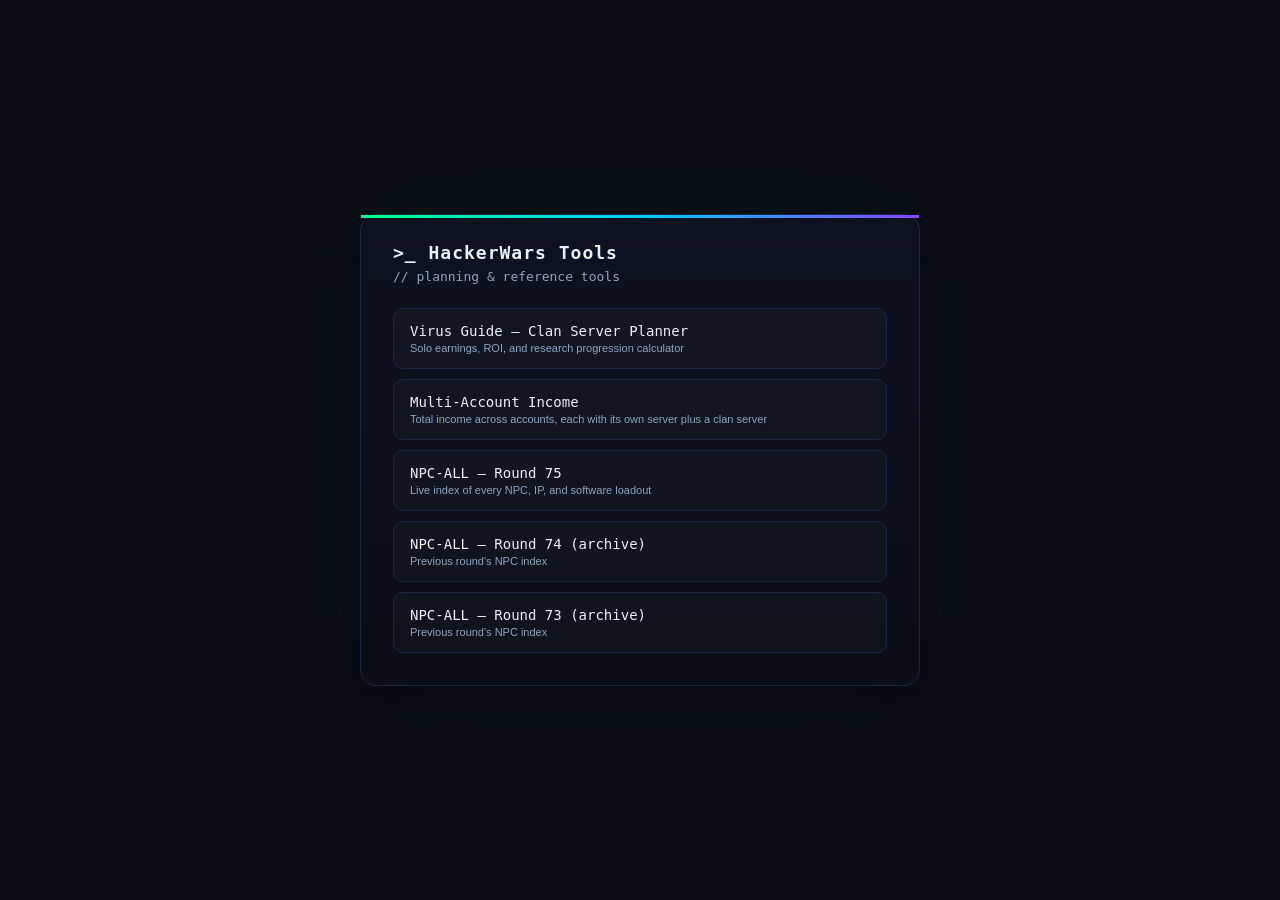
<file: index.html>
<!DOCTYPE html>
<html lang="en">
<head>
<meta charset="UTF-8">
<meta name="viewport" content="width=device-width, initial-scale=1.0">
<title>HackerWars Tools</title>
<style>
  :root{
    --bg:#0a0e17; --surface:#0d1220; --border:#1a2744;
    --text:#e8f0fe; --dim:#8fa4bf; --accent:#00ff88; --cyan:#00ccff; --purple:#8844ff;
    --mono:'JetBrains Mono', monospace; --sans:'Inter', sans-serif;
  }
  *{box-sizing:border-box;}
  body{
    margin:0; min-height:100vh; background:var(--bg); color:var(--text);
    font-family:var(--sans); display:flex; align-items:center; justify-content:center; padding:32px;
  }
  .card{
    width:100%; max-width:560px;
    background:linear-gradient(180deg, var(--surface) 0%, var(--bg) 100%);
    border:1px solid var(--border); border-radius:16px; padding:32px;
    box-shadow:0 8px 32px rgba(0,0,0,0.5), 0 0 100px rgba(0,255,136,0.04);
  }
  .accent-bar{height:3px; margin:-32px -32px 24px; background:linear-gradient(90deg, var(--accent), var(--cyan), var(--purple));}
  h1{font-family:var(--mono); font-size:18px; letter-spacing:1px; margin:0 0 6px; color:var(--text);}
  p.sub{color:var(--dim); font-size:13px; margin:0 0 24px; font-family:var(--mono);}
  ul{list-style:none; margin:0; padding:0; display:flex; flex-direction:column; gap:10px;}
  a.tool{
    display:block; padding:14px 16px; border:1px solid var(--border); border-radius:10px;
    background:rgba(255,255,255,0.02); color:var(--text); text-decoration:none;
    font-family:var(--mono); font-size:14px; transition:border-color .15s;
  }
  a.tool:hover{border-color:var(--accent); color:var(--accent);}
  a.tool span{display:block; color:var(--dim); font-size:11px; margin-top:3px; font-family:var(--sans);}
</style>
</head>
<body>
  <div class="card">
    <div class="accent-bar"></div>
    <h1>&gt;_ HackerWars Tools</h1>
    <p class="sub">// planning &amp; reference tools</p>
    <ul>
      <li><a class="tool" href="./Virus-Calc.html">Virus Guide — Clan Server Planner<span>Solo earnings, ROI, and research progression calculator</span></a></li>
      <li><a class="tool" href="./Account-Income.html">Multi-Account Income<span>Total income across accounts, each with its own server plus a clan server</span></a></li>
      <li><a class="tool" href="./npc-Round-75.html">NPC-ALL — Round 75<span>Live index of every NPC, IP, and software loadout</span></a></li>
      <li><a class="tool" href="./NPC-Round-74.html">NPC-ALL — Round 74 (archive)<span>Previous round's NPC index</span></a></li>
      <li><a class="tool" href="./NPC-Round-73.HTML">NPC-ALL — Round 73 (archive)<span>Previous round's NPC index</span></a></li>
    </ul>
  </div>
</body>
</html>
</file>
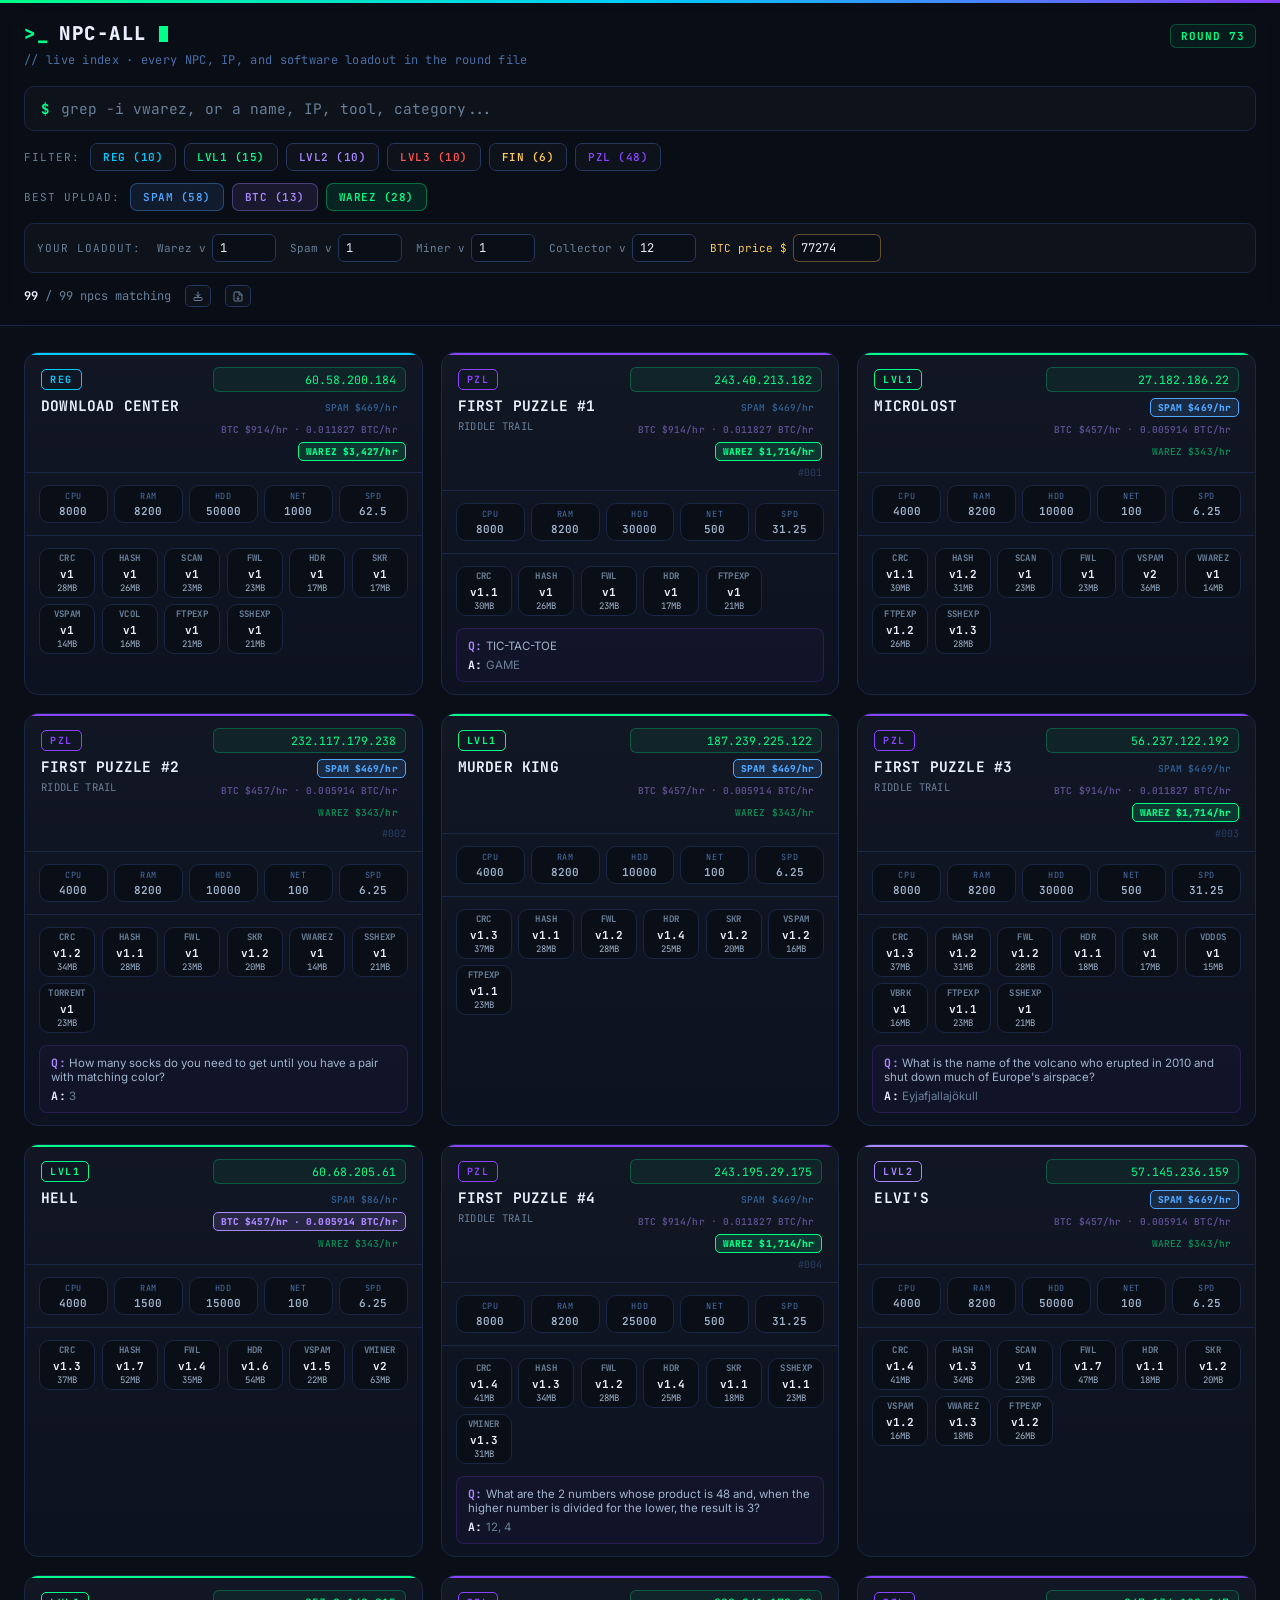
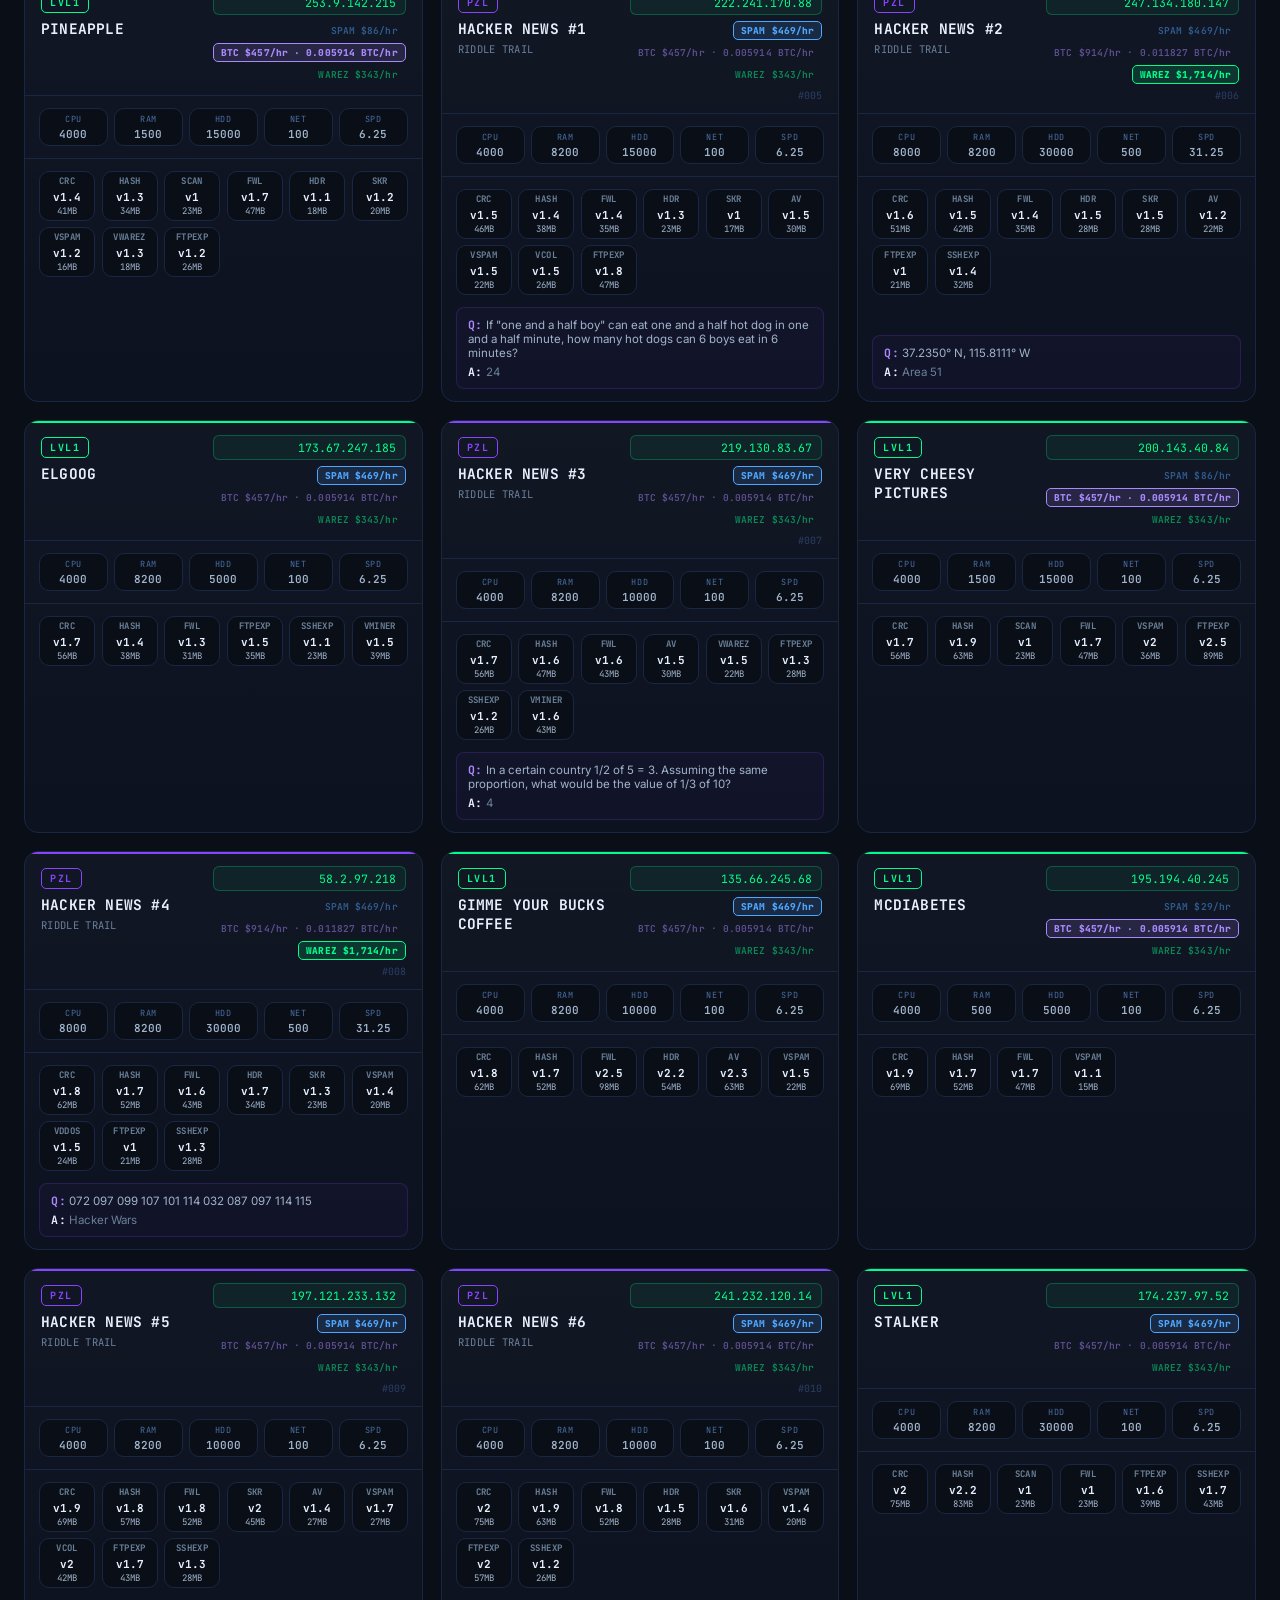
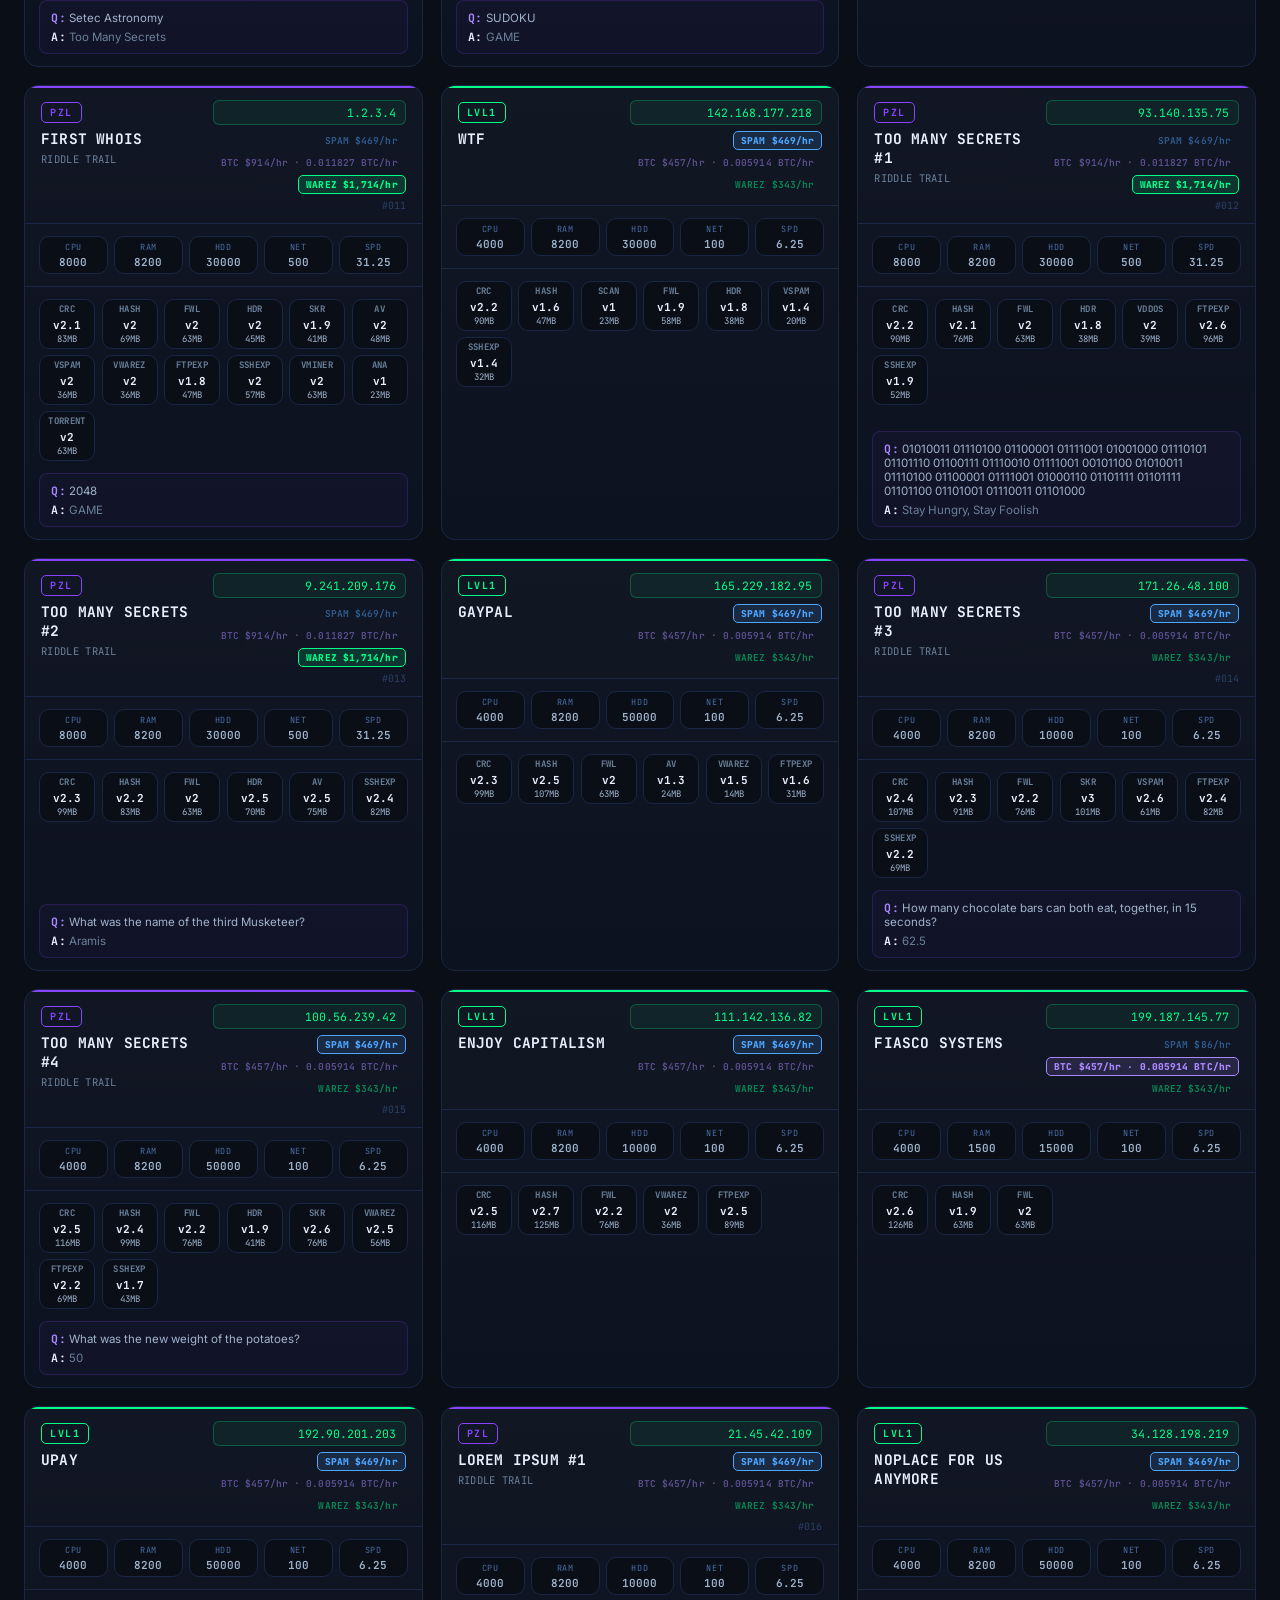
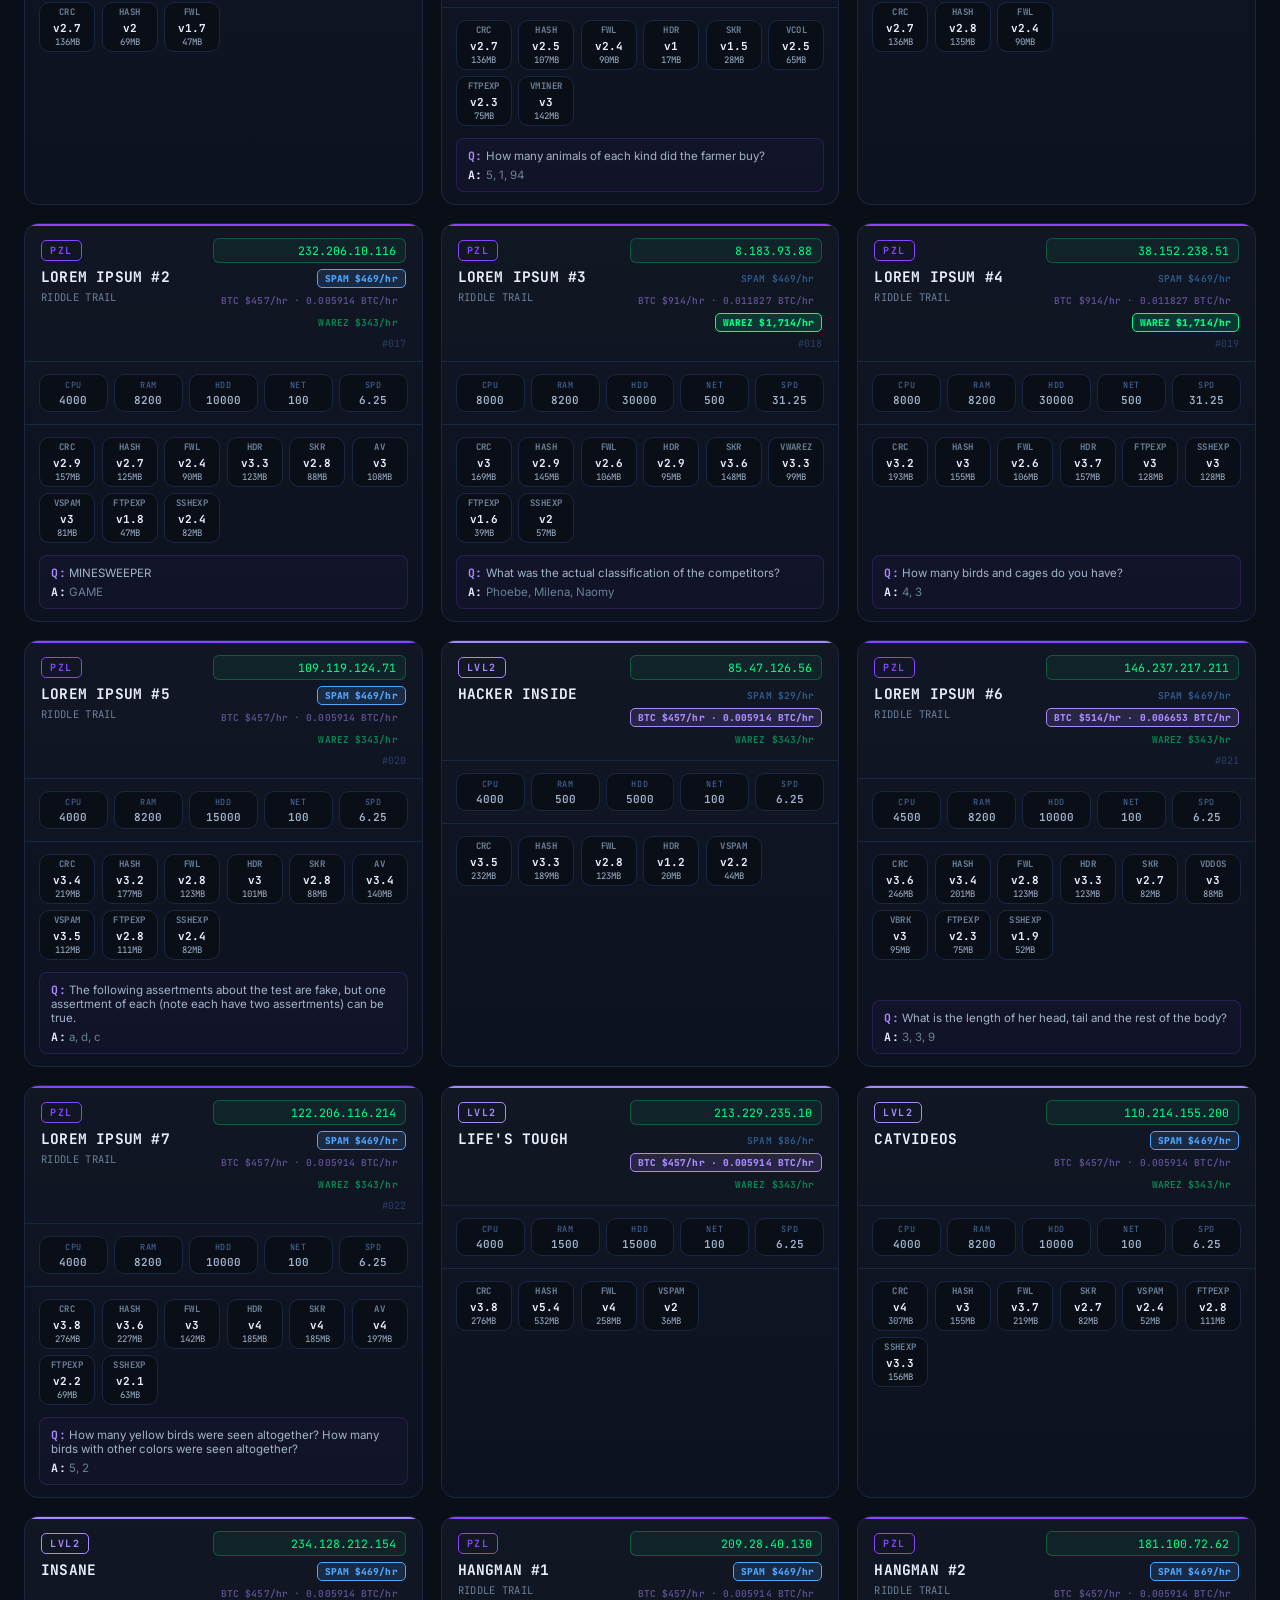
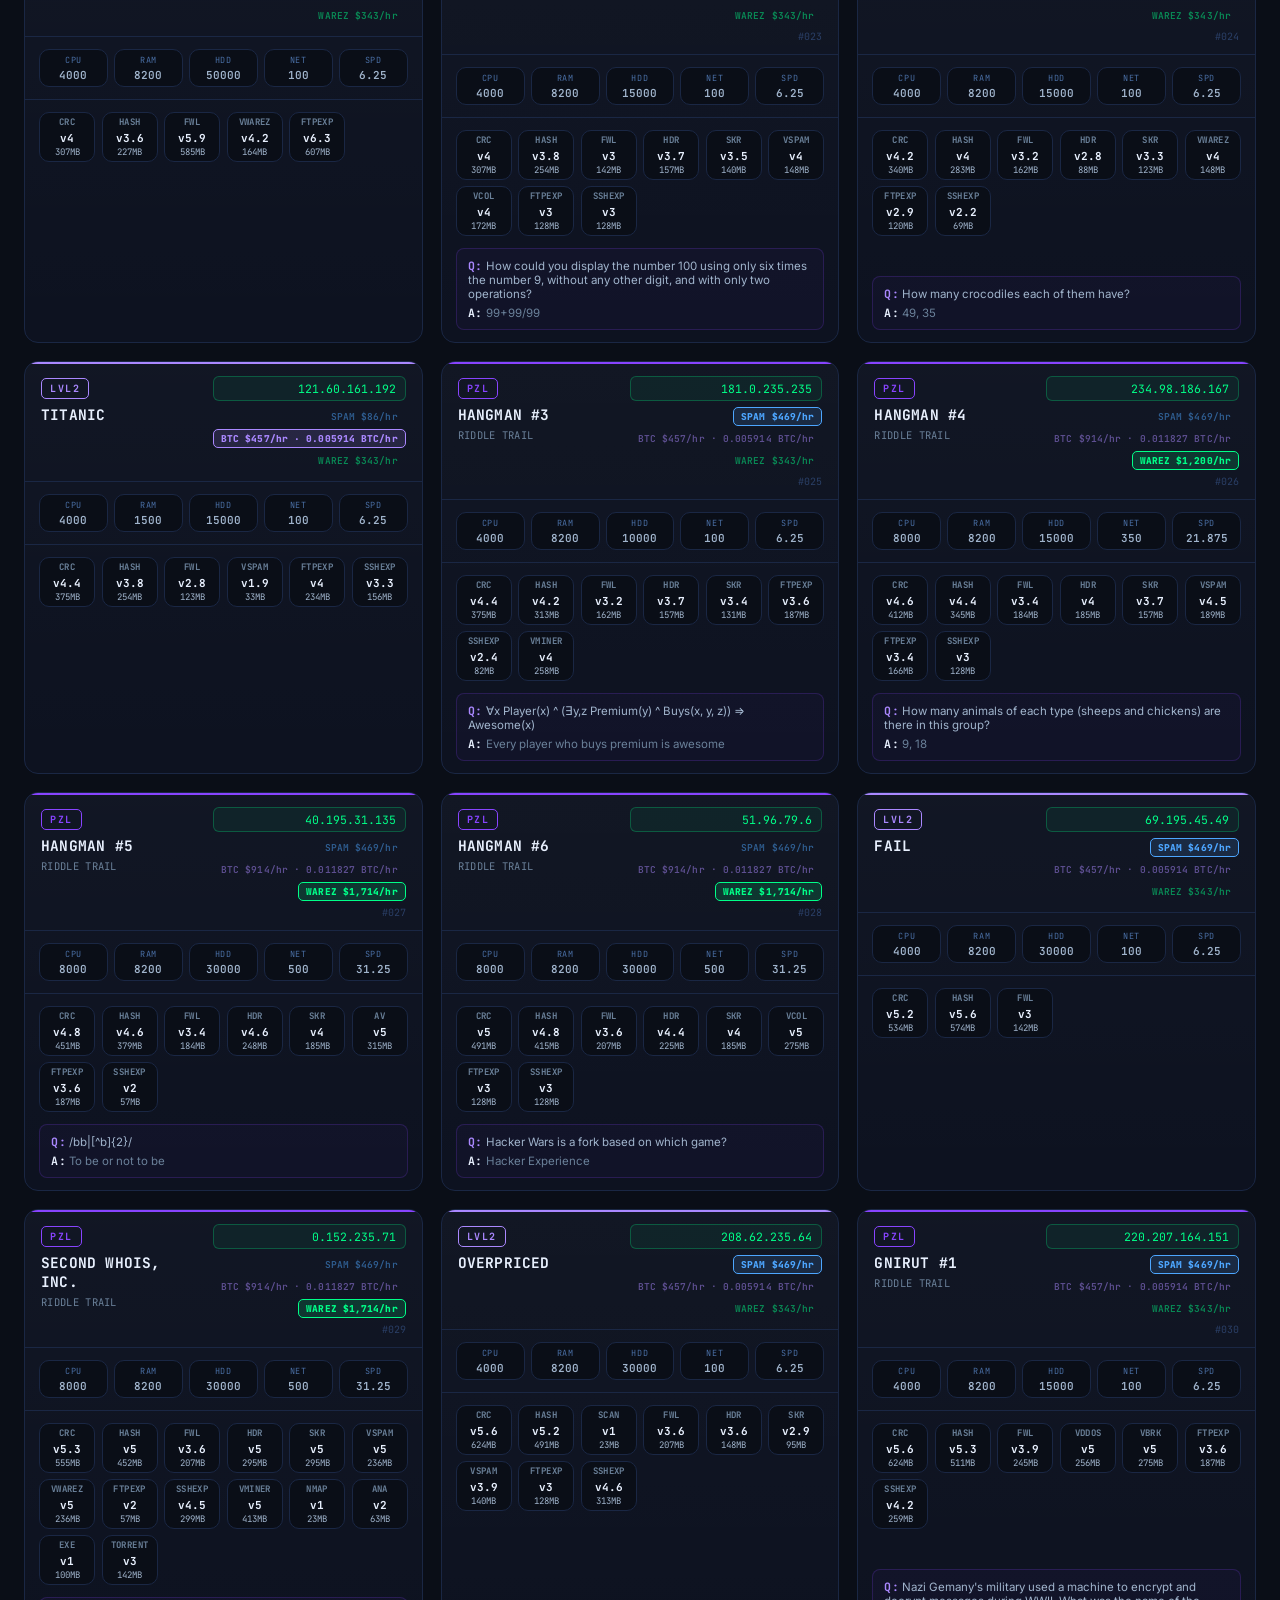
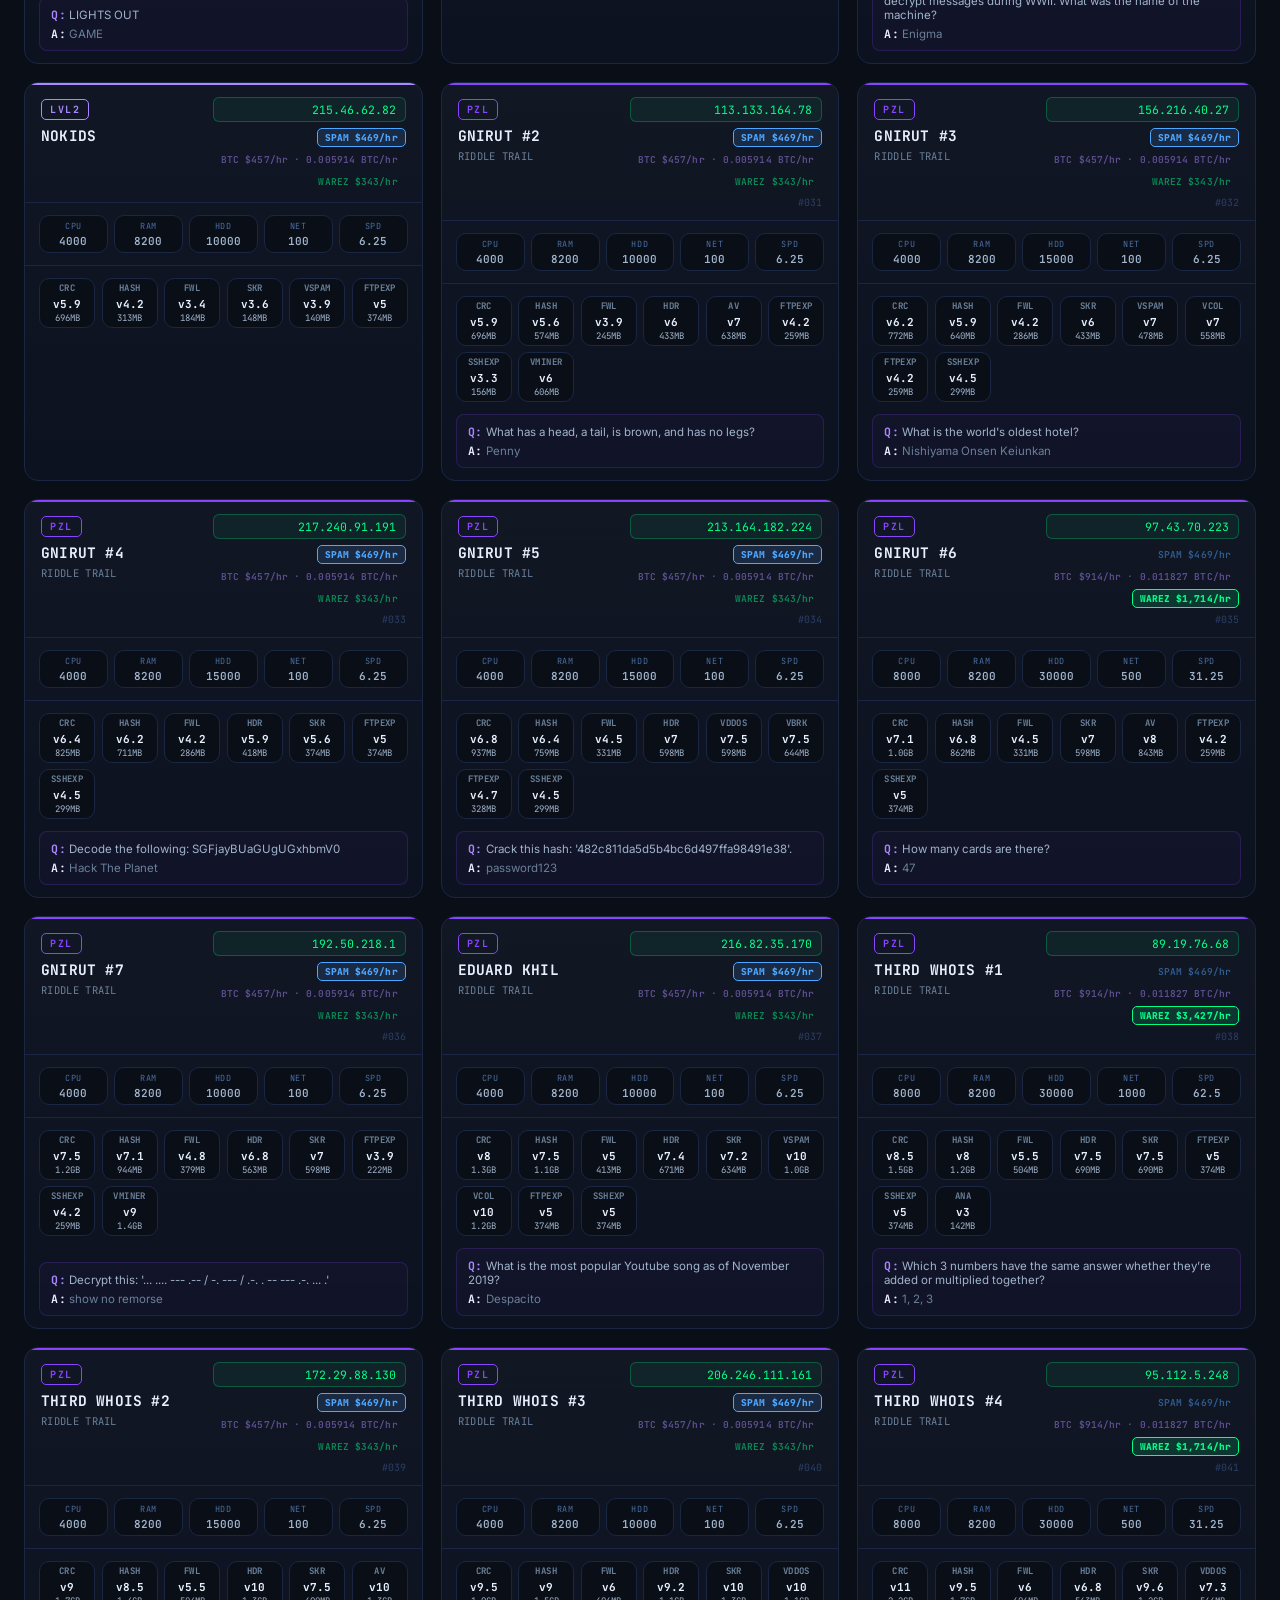
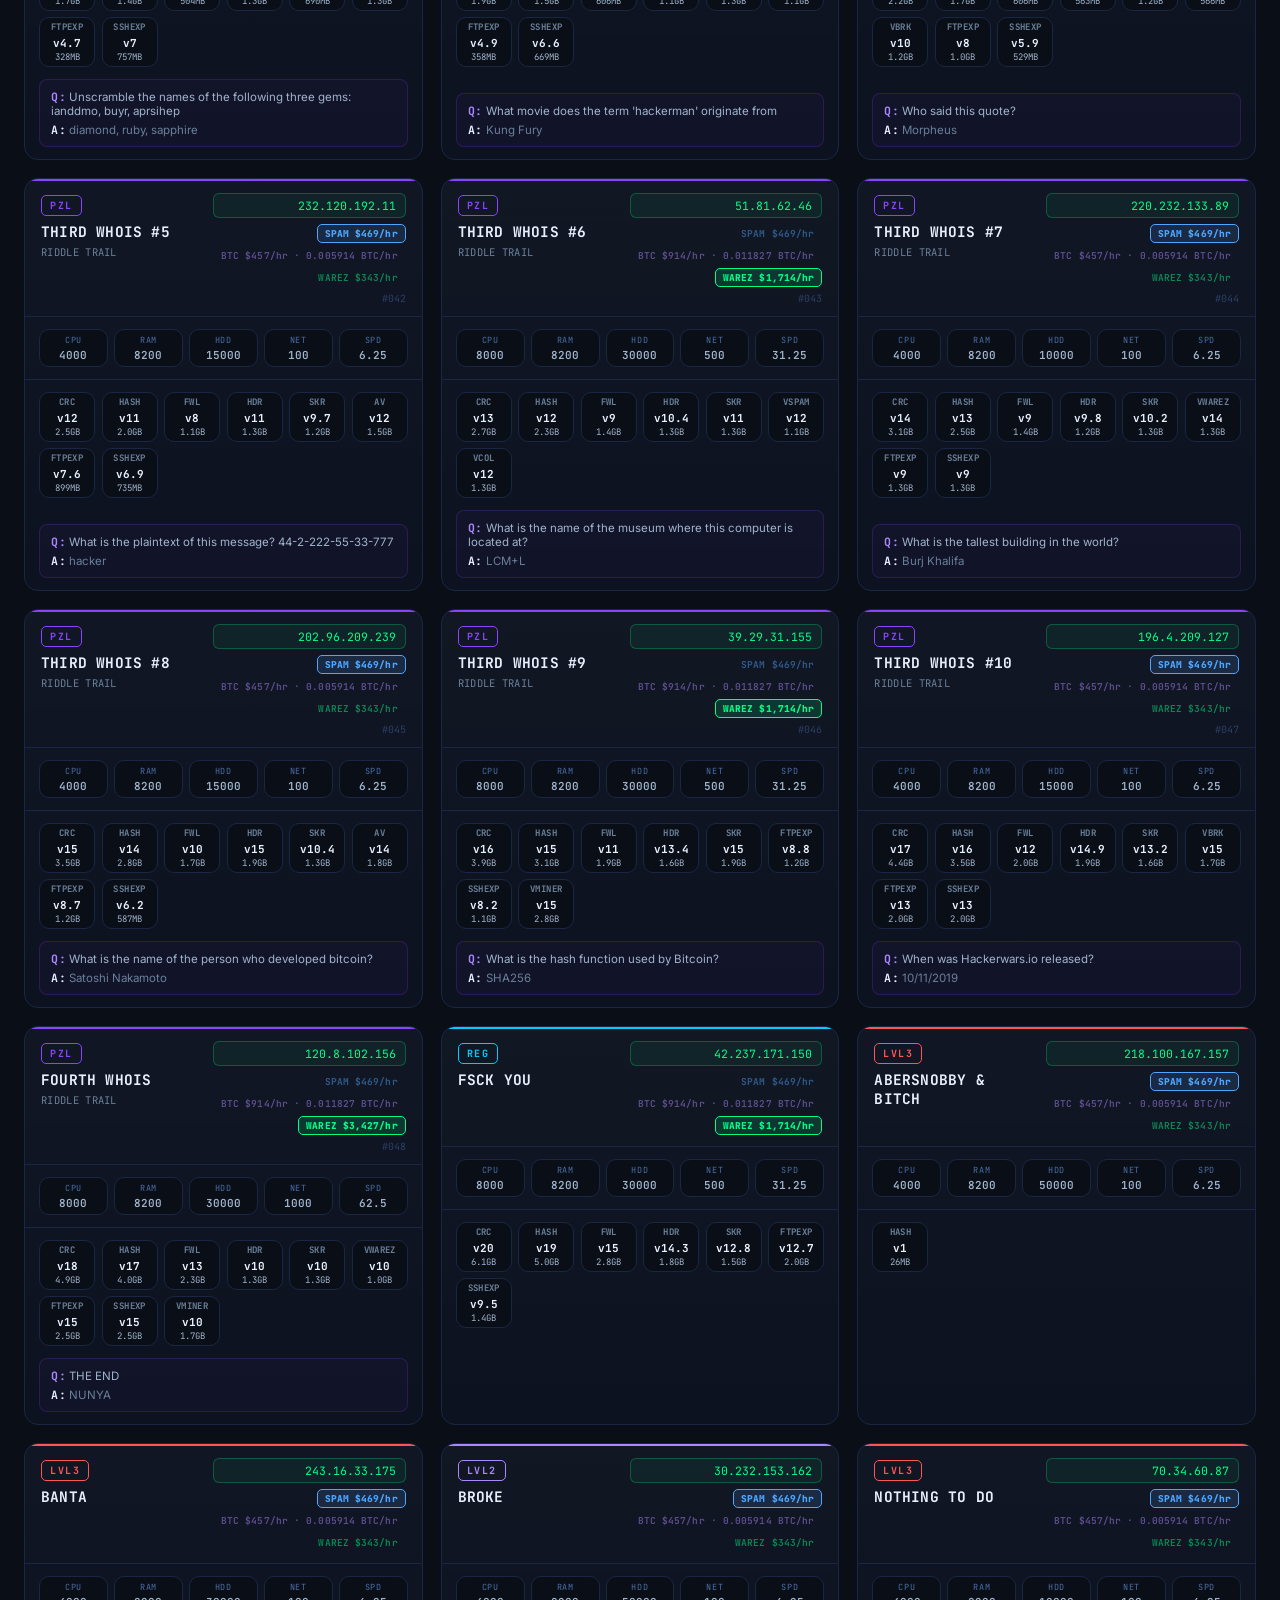
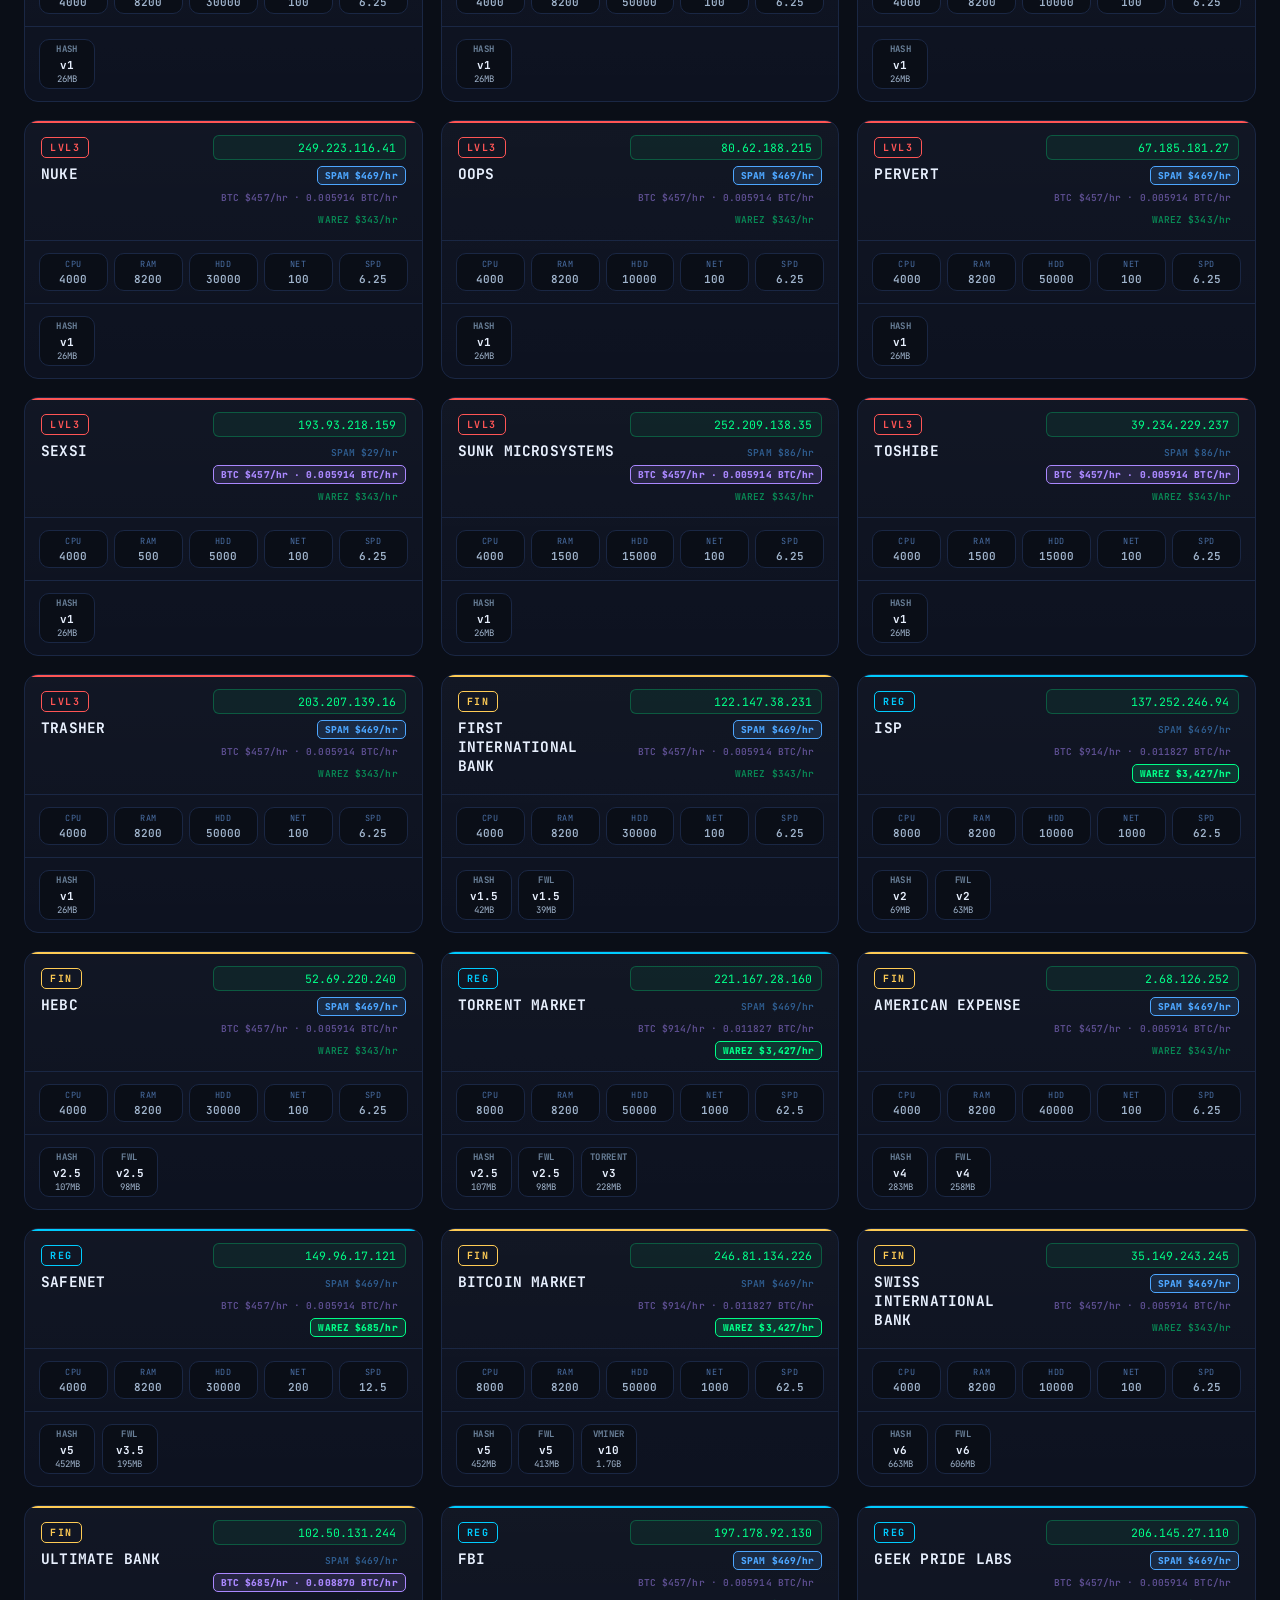
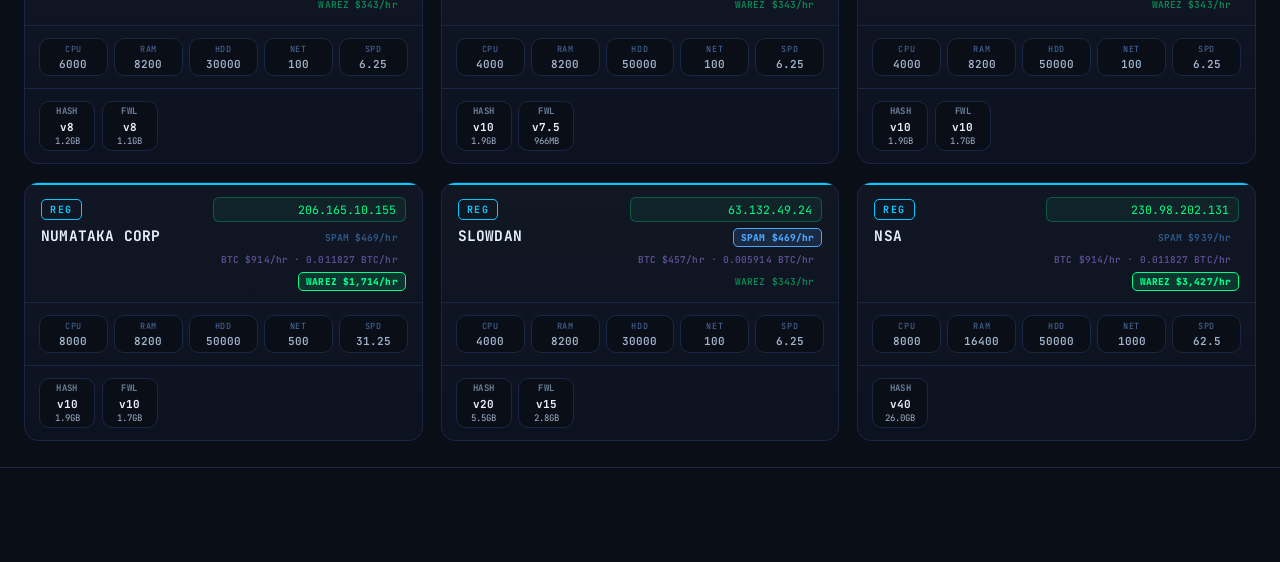
<file: NPC-Round-73.HTML>
<!DOCTYPE html>
<html lang="en">
<head>
<meta charset="UTF-8">
<meta name="viewport" content="width=device-width, initial-scale=1.0">
<title>NPC-ALL // HackerWars Round 73</title>
<link rel="preconnect" href="https://fonts.googleapis.com">
<link rel="preconnect" href="https://fonts.gstatic.com" crossorigin>
<link href="https://fonts.googleapis.com/css2?family=JetBrains+Mono:wght@400;500;600;700;800&family=Inter:wght@400;500;600;700;800;900&display=swap" rel="stylesheet">
<style>
:root{
  --bg:#0a0e17;
  --surface:#0d1220;
  --surface-hi:rgba(255,255,255,0.02);
  --border:#1a2744;
  --border-hi:#26365c;
  --text:#e8f0fe;
  --muted:#a0b4cc;
  --dim:#6a8099;
  --dimmer:#4a6fa5;
  --dimmest:#2a3f66;
  --accent:#00ff88;
  --accent-dim:rgba(0,255,136,0.25);
  --cyan:#00ccff;
  --purple:#8844ff;
  --purple-lt:#aa88ff;
  --red:#ff5555;
  --gold:#ffcc55;
  --mono-data: 'JetBrains Mono', monospace;
  --mono-disp: 'JetBrains Mono', monospace;
  --sans: 'Inter', sans-serif;
}
*{box-sizing:border-box;}
html{scroll-behavior:smooth; background:var(--bg);}
body{
  margin:0;
  background:var(--bg);
  color:var(--muted);
  font-family:var(--sans);
  min-height:100vh;
  -webkit-font-smoothing:antialiased;
}
::selection{background:var(--accent);color:#04170c;}
a{color:var(--accent);}

/* ---------- header ---------- */
header{
  position:sticky; top:0; z-index:50;
  background:rgba(10,14,23,0.85);
  backdrop-filter:blur(8px);
  -webkit-backdrop-filter:blur(8px);
  border-bottom:1px solid var(--border);
}
.header-inner{
  max-width:1400px; margin:0 auto; padding:16px 24px 18px;
}
.topbar-accent{
  height:3px; background:linear-gradient(90deg, var(--accent), var(--cyan), var(--purple));
  margin:-16px -24px 18px;
}
.brand-row{
  display:flex; align-items:baseline; justify-content:space-between; gap:16px; flex-wrap:wrap;
}
.brand{
  font-family:var(--mono-disp); font-weight:800; letter-spacing:1.5px;
  font-size:19px; color:var(--text); display:flex; align-items:center; gap:10px;
  text-transform:uppercase;
}
.brand .prompt{color:var(--accent);}
.brand .cursor{
  display:inline-block; width:9px; height:16px; background:var(--accent);
  animation:blink 1.1s steps(1) infinite; margin-left:2px; vertical-align:-2px;
}
@keyframes blink{ 50%{opacity:0;} }
.subline{color:var(--dimmer); font-size:12px; letter-spacing:0.3px; font-family:var(--mono-data); margin-top:4px;}
.round-badge{
  font-family:var(--mono-data); font-size:11px; font-weight:700; color:var(--accent);
  border:1px solid var(--accent-dim); background:rgba(0,255,136,0.06);
  padding:4px 10px; border-radius:6px; letter-spacing:1px;
}

.searchwrap{margin-top:18px;}
.search-line{
  display:flex; align-items:center; gap:10px;
  background:var(--surface-hi); border:1px solid var(--border);
  border-radius:10px; padding:11px 16px;
  transition:border-color .15s, box-shadow .15s;
}
.search-line:focus-within{
  border-color:var(--accent); box-shadow:0 0 0 3px rgba(0,255,136,0.10);
}
.search-line .glyph{color:var(--accent); font-weight:700; font-size:14px; font-family:var(--mono-data);}
.search-line input{
  flex:1; background:transparent; border:none; outline:none;
  color:var(--text); font-family:var(--mono-data); font-size:14.5px;
}
.search-line input::placeholder{color:var(--dim);}
.search-line .clear-btn{
  color:var(--dim); background:none; border:1px solid var(--border-hi);
  border-radius:6px; padding:4px 10px; font-family:var(--mono-data); font-size:11px;
  cursor:pointer; display:none; letter-spacing:0.5px;
}
.search-line .clear-btn:hover{color:var(--text); border-color:var(--accent);}

.filter-row{
  display:flex; gap:8px; margin-top:12px; flex-wrap:wrap; align-items:center;
}
.filter-row .flabel{color:var(--dim); font-size:11px; letter-spacing:1px; margin-right:2px; font-family:var(--mono-data); text-transform:uppercase;}

.loadout-row{
  display:flex; gap:14px; margin-top:12px; flex-wrap:wrap; align-items:center;
  padding:10px 12px; background:var(--surface-hi); border:1px solid var(--border); border-radius:10px;
}
.loadout-row .flabel{color:var(--dim); font-size:11px; letter-spacing:1px; margin-right:2px; font-family:var(--mono-data); text-transform:uppercase;}
.load-ctl{display:flex; align-items:center; gap:6px; font-family:var(--mono-data); font-size:11px; color:var(--dim);}
.load-ctl input{
  width:64px; background:var(--bg); border:1px solid var(--border-hi); border-radius:6px;
  color:var(--text); font-family:var(--mono-data); font-size:12px; padding:5px 7px; outline:none;
}
.load-ctl input:focus{border-color:var(--accent);}
.load-ctl.btc-ctl input{width:88px;}
.load-ctl.btc-ctl{color:var(--gold);}
.loadout-hint{
  margin-top:8px; font-size:11px; color:var(--gold); font-family:var(--mono-data);
  display:none;
}
.loadout-hint.show{display:block;}
.load-ctl.btc-ctl input{border-color:rgba(255,204,85,0.35);}
.chip{
  font-family:var(--mono-data); font-size:11px; font-weight:600; letter-spacing:0.5px;
  padding:6px 12px; border-radius:7px; border:1px solid var(--border-hi);
  background:var(--surface-hi); color:var(--dim); cursor:pointer;
  user-select:none; transition:all .12s;
}
.chip:hover{color:var(--text); border-color:var(--dim);}
.chip.active{color:#04170c; border-color:transparent; font-weight:700;}

.status-line{
  margin-top:12px; font-size:12px; color:var(--dim); font-family:var(--mono-data);
  display:flex; gap:14px; flex-wrap:wrap; align-items:center;
}
.status-line b{color:var(--text);}
.status-line .hit{color:var(--accent); font-weight:700;}
.copy-btn{
  display:inline-flex; align-items:center; justify-content:center;
  width:26px; height:22px; border-radius:5px; border:1px solid var(--border-hi);
  background:var(--surface-hi); color:var(--dim); cursor:pointer; flex-shrink:0;
  transition:all .12s;
}
.copy-btn:hover{color:var(--accent); border-color:var(--accent); background:rgba(0,255,136,0.06);}
.copy-btn svg{width:13px; height:13px;}
.copy-btn.copied{color:var(--accent); border-color:var(--accent); background:rgba(0,255,136,0.10);}

/* ---------- grid ---------- */
main{max-width:1400px; margin:0 auto; padding:26px 24px;}
.grid{
  display:grid;
  grid-template-columns:repeat(auto-fill, minmax(330px, 1fr));
  gap:18px;
}
.empty-state{
  text-align:center; padding:80px 20px; color:var(--dim);
  font-size:14px; display:none; font-family:var(--mono-data);
}
.empty-state .big{font-size:28px; color:var(--dimmest); margin-bottom:10px;}

/* ---------- card ---------- */
.card{
  background:linear-gradient(180deg, var(--surface-hi), transparent), var(--surface);
  border:1px solid var(--border);
  border-radius:14px; overflow:hidden;
  display:flex; flex-direction:column;
  position:relative;
  transition:border-color .15s ease, transform .15s ease;
}
.card::before{
  content:''; position:absolute; top:0; left:0; right:0; height:2px;
  background:var(--card-accent, var(--accent));
}
.card:hover{border-color:var(--border-hi); transform:translateY(-2px);}
.card.dimmed{opacity:0.25; filter:saturate(0.4);}

.card-head{
  padding:14px 16px 11px; border-bottom:1px solid var(--border);
  display:flex; align-items:flex-start; justify-content:space-between; gap:8px;
}
.card-head-l{min-width:0;}
.cat-badge{
  display:inline-block; font-size:10px; font-weight:700; letter-spacing:1.5px;
  padding:3px 8px; border-radius:5px; margin-bottom:7px;
  border:1px solid currentColor; font-family:var(--mono-data);
  text-transform:uppercase;
}
.npc-name{
  font-family:var(--mono-disp); font-weight:700; font-size:14.5px;
  color:var(--text); line-height:1.3; word-break:break-word; letter-spacing:0.2px;
}
.npc-note{font-size:10.5px; color:var(--dim); margin-top:3px; letter-spacing:.03em; font-family:var(--mono-data);}
.ip-pill{
  font-family:var(--mono-data); font-size:11.5px; color:var(--accent);
  background:rgba(0,255,136,0.06); border:1px solid var(--accent-dim);
  padding:4px 9px; border-radius:6px; white-space:nowrap; cursor:pointer;
  flex-shrink:0;
}
.ip-pill:hover{background:rgba(0,255,136,0.14);}
.v-spam{ color:#4da6ff; background:rgba(77,166,255,0.10); border:1px solid rgba(77,166,255,0.35); }
.v-miner{ color:var(--purple-lt); background:rgba(170,136,255,0.10); border:1px solid rgba(170,136,255,0.35); }
.v-warez{ color:var(--accent); background:rgba(0,255,136,0.10); border:1px solid rgba(0,255,136,0.35); }
.virus-chip.v-spam{ color:#4da6ff; border-color:rgba(77,166,255,0.35); }
.virus-chip.v-miner{ color:var(--purple-lt); border-color:rgba(170,136,255,0.35); }
.virus-chip.v-warez{ color:var(--accent); border-color:rgba(0,255,136,0.35); }
.virus-chip.v-spam.active{ background:#4da6ff; color:#04101c; border-color:transparent; }
.virus-chip.v-miner.active{ background:var(--purple-lt); color:#1a0d33; border-color:transparent; }
.virus-chip.v-warez.active{ background:var(--accent); color:#04170c; border-color:transparent; }
.num-badge{
  font-size:10px; color:var(--dimmest); font-family:var(--mono-data);
  margin-top:5px; text-align:right;
}
.rate-row{
  display:flex; flex-direction:column; gap:3px; margin-top:6px; align-items:flex-end;
}
.rate-line{
  font-family:var(--mono-data); font-size:9.5px; font-weight:600; letter-spacing:.01em;
  padding:2px 7px; border-radius:5px; border:1px solid transparent; white-space:nowrap;
  opacity:0.5;
}
.rate-line.rl-spam{color:#4da6ff;}
.rate-line.rl-warez{color:var(--accent);}
.rate-line.rl-miner{color:var(--purple-lt);}
.rate-line.best{opacity:1; font-weight:800;}
.rate-line.best.rl-spam{background:rgba(77,166,255,0.14); border-color:#4da6ff;}
.rate-line.best.rl-warez{background:rgba(0,255,136,0.14); border-color:var(--accent);}
.rate-line.best.rl-miner{background:rgba(170,136,255,0.14); border-color:var(--purple-lt);}

.stat-strip{
  display:grid; grid-template-columns:repeat(5,1fr); gap:6px;
  padding:12px 14px; border-bottom:1px solid var(--border);
}
.stat-box{
  background:var(--bg); border:1px solid var(--border);
  border-radius:10px; padding:5px 3px; text-align:center;
  height:38px; box-sizing:border-box; overflow:hidden;
  display:flex; flex-direction:column; align-items:center; justify-content:center;
}
.stat-box .k{font-size:8.5px; color:var(--dimmer); letter-spacing:.08em; font-family:var(--mono-data); white-space:nowrap;}
.stat-box .v{font-size:11px; color:var(--muted); font-weight:600; margin-top:2px; font-family:var(--mono-data); white-space:nowrap;}

.soft-grid{
  display:grid; grid-template-columns:repeat(auto-fill, 56px);
  grid-auto-rows:50px;
  justify-content:space-between; align-items:start;
  gap:6px; padding:12px 14px; flex:1;
}
.soft-box{
  background:var(--bg); border:1px solid var(--border);
  border-radius:10px; padding:5px 3px; text-align:center;
  height:50px; box-sizing:border-box; overflow:hidden;
  display:flex; flex-direction:column; align-items:center; justify-content:center;
  transition:all .12s;
}
.soft-box .code{
  font-size:9px; font-weight:700; color:var(--dim); letter-spacing:.04em;
  font-family:var(--mono-data); white-space:nowrap;
}
.soft-box .ver{font-size:11px; color:var(--text); font-weight:700; margin-top:3px; font-family:var(--mono-data); white-space:nowrap;}
.soft-box .sz{font-size:9px; color:var(--muted); margin-top:1px; font-family:var(--mono-data); white-space:nowrap;}
.soft-box.match{
  border-color:var(--accent); background:rgba(0,255,136,0.08);
  box-shadow:0 0 0 1px var(--accent), 0 0 12px rgba(0,255,136,0.20);
}
.soft-box.match .code{color:var(--accent);}
.no-soft{
  grid-column:1/-1; color:var(--dimmest); font-size:11px; text-align:center; padding:14px 0;
  font-family:var(--mono-data);
}

.riddle-box{
  margin:0 14px 12px; padding:9px 11px; background:rgba(136,68,255,0.04);
  border:1px solid rgba(136,68,255,0.2); border-radius:8px; font-size:11.5px;
}
.riddle-box .q{color:var(--muted);}
.riddle-box .q b{color:var(--purple-lt); font-weight:700; font-family:var(--mono-data); letter-spacing:0.5px;}
.riddle-box .a{color:var(--dim); margin-top:4px;}
.riddle-box .a b{color:var(--text); font-family:var(--mono-data); letter-spacing:0.5px;}

footer{
  max-width:1400px; margin:0 auto; padding:34px 24px 60px;
  color:var(--dimmest); font-size:11px; letter-spacing:.5px; text-align:center;
  font-family:var(--mono-data); border-top:1px solid var(--border);
}
footer .p{color:var(--accent);}

@media (max-width:520px){
  .grid{grid-template-columns:1fr;}
  .brand{font-size:16px;}
}
</style>
</head>
<body>

<header>
  <div class="header-inner">
    <div class="topbar-accent"></div>
    <div class="brand-row">
      <div class="brand"><span class="prompt">&gt;_</span> NPC-ALL <span class="cursor"></span></div>
      <div class="round-badge">ROUND 73</div>
    </div>
    <div class="subline">// live index &middot; every NPC, IP, and software loadout in the round file</div>

    <div class="searchwrap">
      <div class="search-line">
        <span class="glyph">$</span>
        <input id="search" type="text" placeholder="grep -i vwarez, or a name, IP, tool, category..." autocomplete="off" spellcheck="false">
        <button class="clear-btn" id="clearBtn">clear</button>
      </div>
      <div class="filter-row" id="catFilters">
        <span class="flabel">filter:</span>
      </div>
      <div class="filter-row" id="virusFilters">
        <span class="flabel">best upload:</span>
      </div>
      <div class="loadout-row" id="loadoutRow">
        <span class="flabel">your loadout:</span>
        <label class="load-ctl"><span>Warez v</span><input type="number" id="lv-warez" min="1" max="99" step="0.1"></label>
        <label class="load-ctl"><span>Spam v</span><input type="number" id="lv-spam" min="1" max="99" step="0.1"></label>
        <label class="load-ctl"><span>Miner v</span><input type="number" id="lv-miner" min="1" max="99" step="0.1"></label>
        <label class="load-ctl"><span>Collector v</span><input type="number" id="lv-collector" min="0" max="99" step="0.1"></label>
        <label class="load-ctl btc-ctl" title="Miner mines a fixed BTC/hr based on CPU/version/collector — this converts it to $/hr and can flip whether Miner beats Spam/Warez."><span>BTC price $</span><input type="number" id="lv-btc" min="0" step="1" placeholder="e.g. 77274"></label>
      </div>
      <div class="loadout-hint" id="loadoutHint"></div>
      <div class="status-line">
        <span><b id="hitCount">0</b> / <span id="totalCount">0</span> npcs matching</span>
        <button class="copy-btn" id="copyIpsBtn" title="copy visible IP addresses">
          <svg viewBox="0 0 24 24" fill="none" stroke="currentColor" stroke-width="2" stroke-linecap="round" stroke-linejoin="round">
            <rect x="4" y="14" width="16" height="6" rx="1.5"></rect>
            <path d="M12 3v9"></path>
            <path d="M8 8l4 4 4-4"></path>
          </svg>
        </button>
        <button class="copy-btn" id="downloadAutoInfectBtn" title="download autoInfect.md (visible IPs + best upload)">
          <svg viewBox="0 0 24 24" fill="none" stroke="currentColor" stroke-width="2" stroke-linecap="round" stroke-linejoin="round">
            <path d="M14 3H6a2 2 0 0 0-2 2v14a2 2 0 0 0 2 2h12a2 2 0 0 0 2-2V9z"></path>
            <path d="M14 3v6h6"></path>
            <path d="M12 12v6"></path>
            <path d="M9.5 15.5 12 18l2.5-2.5"></path>
          </svg>
        </button>
        <span id="softHint"></span>
      </div>
    </div>
  </div>
</header>

<main>
  <div class="grid" id="grid"></div>
  <div class="empty-state" id="emptyState">
    <div class="big">¯\_(ツ)_/¯</div>
    no NPCs match that query &mdash; try a tool code like <code>vwarez</code>, <code>vminer</code>, or a name/IP fragment
  </div>
</main>

<footer>
</footer>

<script>
const RECORDS = [{"cat":"REGULAR NPC","ip":"60.58.200.184","name":"DOWNLOAD CENTER","note":"","num":"","cpu":8000,"ram":8200,"hdd":50000,"net":1000,"speed1":62.5,"speed2":125,"soft":{"CRC":{"version":1,"size":28},"HASH":{"version":1,"size":26},"SCAN":{"version":1,"size":23},"FWL":{"version":1,"size":23},"HDR":{"version":1,"size":17},"SKR":{"version":1,"size":17},"VSPAM":{"version":1,"size":14},"VCOL":{"version":1,"size":16},"FTPEXP":{"version":1,"size":21},"SSHEXP":{"version":1,"size":21}},"q":"","a":""},{"cat":"RIDDLE TRAIL NPC","ip":"243.40.213.182","name":"FIRST PUZZLE #1","note":"RIDDLE TRAIL","num":"001","cpu":8000,"ram":8200,"hdd":30000,"net":500,"speed1":31.25,"speed2":62.5,"soft":{"CRC":{"version":1.1,"size":30},"HASH":{"version":1,"size":26},"FWL":{"version":1,"size":23},"HDR":{"version":1,"size":17},"FTPEXP":{"version":1,"size":21}},"q":"TIC-TAC-TOE","a":"GAME"},{"cat":"LEVEL 3 MISSION NPC","ip":"218.100.167.157","name":"ABERSNOBBY & BITCH","note":"","num":"","cpu":4000,"ram":8200,"hdd":50000,"net":100,"speed1":6.25,"speed2":12.5,"soft":{"HASH":{"version":1,"size":26}},"q":"","a":""},{"cat":"LEVEL 3 MISSION NPC","ip":"243.16.33.175","name":"BANTA","note":"","num":"","cpu":4000,"ram":8200,"hdd":30000,"net":100,"speed1":6.25,"speed2":12.5,"soft":{"HASH":{"version":1,"size":26}},"q":"","a":""},{"cat":"LEVEL 2 MISSION NPC","ip":"30.232.153.162","name":"BROKE","note":"","num":"","cpu":4000,"ram":8200,"hdd":50000,"net":100,"speed1":6.25,"speed2":12.5,"soft":{"HASH":{"version":1,"size":26}},"q":"","a":""},{"cat":"LEVEL 3 MISSION NPC","ip":"70.34.60.87","name":"NOTHING TO DO","note":"","num":"","cpu":4000,"ram":8200,"hdd":10000,"net":100,"speed1":6.25,"speed2":12.5,"soft":{"HASH":{"version":1,"size":26}},"q":"","a":""},{"cat":"LEVEL 3 MISSION NPC","ip":"249.223.116.41","name":"NUKE","note":"","num":"","cpu":4000,"ram":8200,"hdd":30000,"net":100,"speed1":6.25,"speed2":12.5,"soft":{"HASH":{"version":1,"size":26}},"q":"","a":""},{"cat":"LEVEL 3 MISSION NPC","ip":"80.62.188.215","name":"OOPS","note":"","num":"","cpu":4000,"ram":8200,"hdd":10000,"net":100,"speed1":6.25,"speed2":12.5,"soft":{"HASH":{"version":1,"size":26}},"q":"","a":""},{"cat":"LEVEL 3 MISSION NPC","ip":"67.185.181.27","name":"PERVERT","note":"","num":"","cpu":4000,"ram":8200,"hdd":50000,"net":100,"speed1":6.25,"speed2":12.5,"soft":{"HASH":{"version":1,"size":26}},"q":"","a":""},{"cat":"LEVEL 3 MISSION NPC","ip":"193.93.218.159","name":"SEXSI","note":"","num":"","cpu":4000,"ram":500,"hdd":5000,"net":100,"speed1":6.25,"speed2":12.5,"soft":{"HASH":{"version":1,"size":26}},"q":"","a":""},{"cat":"LEVEL 3 MISSION NPC","ip":"252.209.138.35","name":"SUNK MICROSYSTEMS","note":"","num":"","cpu":4000,"ram":1500,"hdd":15000,"net":100,"speed1":6.25,"speed2":12.5,"soft":{"HASH":{"version":1,"size":26}},"q":"","a":""},{"cat":"LEVEL 3 MISSION NPC","ip":"39.234.229.237","name":"TOSHIBE","note":"","num":"","cpu":4000,"ram":1500,"hdd":15000,"net":100,"speed1":6.25,"speed2":12.5,"soft":{"HASH":{"version":1,"size":26}},"q":"","a":""},{"cat":"LEVEL 3 MISSION NPC","ip":"203.207.139.16","name":"TRASHER","note":"","num":"","cpu":4000,"ram":8200,"hdd":50000,"net":100,"speed1":6.25,"speed2":12.5,"soft":{"HASH":{"version":1,"size":26}},"q":"","a":""},{"cat":"RIDDLE TRAIL NPC","ip":"232.117.179.238","name":"FIRST PUZZLE #2","note":"RIDDLE TRAIL","num":"002","cpu":4000,"ram":8200,"hdd":10000,"net":100,"speed1":6.25,"speed2":12.5,"soft":{"CRC":{"version":1.2,"size":34},"HASH":{"version":1.1,"size":28},"FWL":{"version":1,"size":23},"SKR":{"version":1.2,"size":20},"VWAREZ":{"version":1,"size":14},"SSHEXP":{"version":1,"size":21},"TORRENT":{"version":1,"size":23}},"q":"How many socks do you need to get until you have a pair with matching color?","a":3.0},{"cat":"LEVEL 1 MISSION NPC","ip":"27.182.186.22","name":"MICROLOST","note":"","num":"","cpu":4000,"ram":8200,"hdd":10000,"net":100,"speed1":6.25,"speed2":12.5,"soft":{"CRC":{"version":1.1,"size":30},"HASH":{"version":1.2,"size":31},"SCAN":{"version":1,"size":23},"FWL":{"version":1,"size":23},"VSPAM":{"version":2,"size":36},"VWAREZ":{"version":1,"size":14},"FTPEXP":{"version":1.2,"size":26},"SSHEXP":{"version":1.3,"size":28}},"q":"","a":""},{"cat":"LEVEL 1 MISSION NPC","ip":"187.239.225.122","name":"MURDER KING","note":"","num":"","cpu":4000,"ram":8200,"hdd":10000,"net":100,"speed1":6.25,"speed2":12.5,"soft":{"CRC":{"version":1.3,"size":37},"HASH":{"version":1.1,"size":28},"FWL":{"version":1.2,"size":28},"HDR":{"version":1.4,"size":25},"SKR":{"version":1.2,"size":20},"VSPAM":{"version":1.2,"size":16},"FTPEXP":{"version":1.1,"size":23}},"q":"","a":""},{"cat":"RIDDLE TRAIL NPC","ip":"56.237.122.192","name":"FIRST PUZZLE #3","note":"RIDDLE TRAIL","num":"003","cpu":8000,"ram":8200,"hdd":30000,"net":500,"speed1":31.25,"speed2":62.5,"soft":{"CRC":{"version":1.3,"size":37},"HASH":{"version":1.2,"size":31},"FWL":{"version":1.2,"size":28},"HDR":{"version":1.1,"size":18},"SKR":{"version":1,"size":17},"VDDOS":{"version":1,"size":15},"VBRK":{"version":1,"size":16},"FTPEXP":{"version":1.1,"size":23},"SSHEXP":{"version":1,"size":21}},"q":"What is the name of the volcano who erupted in 2010 and shut down much of Europe's airspace?","a":"Eyjafjallajökull"},{"cat":"RIDDLE TRAIL NPC","ip":"243.195.29.175","name":"FIRST PUZZLE #4","note":"RIDDLE TRAIL","num":"004","cpu":8000,"ram":8200,"hdd":25000,"net":500,"speed1":31.25,"speed2":62.5,"soft":{"CRC":{"version":1.4,"size":41},"HASH":{"version":1.3,"size":34},"FWL":{"version":1.2,"size":28},"HDR":{"version":1.4,"size":25},"SKR":{"version":1.1,"size":18},"SSHEXP":{"version":1.1,"size":23},"VMINER":{"version":1.3,"size":31}},"q":"What are the 2 numbers whose product is 48 and, when the higher number is divided for the lower, the result is 3?","a":"12, 4"},{"cat":"LEVEL 2 MISSION NPC","ip":"57.145.236.159","name":"ELVI'S","note":"","num":"","cpu":4000,"ram":8200,"hdd":50000,"net":100,"speed1":6.25,"speed2":12.5,"soft":{"CRC":{"version":1.4,"size":41},"HASH":{"version":1.3,"size":34},"SCAN":{"version":1,"size":23},"FWL":{"version":1.7,"size":47},"HDR":{"version":1.1,"size":18},"SKR":{"version":1.2,"size":20},"VSPAM":{"version":1.2,"size":16},"VWAREZ":{"version":1.3,"size":18},"FTPEXP":{"version":1.2,"size":26}},"q":"","a":""},{"cat":"LEVEL 1 MISSION NPC","ip":"253.9.142.215","name":"PINEAPPLE","note":"","num":"","cpu":4000,"ram":1500,"hdd":15000,"net":100,"speed1":6.25,"speed2":12.5,"soft":{"CRC":{"version":1.4,"size":41},"HASH":{"version":1.3,"size":34},"SCAN":{"version":1,"size":23},"FWL":{"version":1.7,"size":47},"HDR":{"version":1.1,"size":18},"SKR":{"version":1.2,"size":20},"VSPAM":{"version":1.2,"size":16},"VWAREZ":{"version":1.3,"size":18},"FTPEXP":{"version":1.2,"size":26}},"q":"","a":""},{"cat":"LEVEL 1 MISSION NPC","ip":"173.67.247.185","name":"ELGOOG","note":"","num":"","cpu":4000,"ram":8200,"hdd":5000,"net":100,"speed1":6.25,"speed2":12.5,"soft":{"CRC":{"version":1.7,"size":56},"HASH":{"version":1.4,"size":38},"FWL":{"version":1.3,"size":31},"FTPEXP":{"version":1.5,"size":35},"SSHEXP":{"version":1.1,"size":23},"VMINER":{"version":1.5,"size":39}},"q":"","a":""},{"cat":"RIDDLE TRAIL NPC","ip":"222.241.170.88","name":"HACKER NEWS #1","note":"RIDDLE TRAIL","num":"005","cpu":4000,"ram":8200,"hdd":15000,"net":100,"speed1":6.25,"speed2":12.5,"soft":{"CRC":{"version":1.5,"size":46},"HASH":{"version":1.4,"size":38},"FWL":{"version":1.4,"size":35},"HDR":{"version":1.3,"size":23},"SKR":{"version":1,"size":17},"AV":{"version":1.5,"size":30},"VSPAM":{"version":1.5,"size":22},"VCOL":{"version":1.5,"size":26},"FTPEXP":{"version":1.8,"size":47}},"q":"If \"one and a half boy\" can eat one and a half hot dog in one and a half minute, how many hot dogs can 6 boys eat in 6 minutes?","a":24.0},{"cat":"RIDDLE TRAIL NPC","ip":"247.134.180.147","name":"HACKER NEWS #2","note":"RIDDLE TRAIL","num":"006","cpu":8000,"ram":8200,"hdd":30000,"net":500,"speed1":31.25,"speed2":62.5,"soft":{"CRC":{"version":1.6,"size":51},"HASH":{"version":1.5,"size":42},"FWL":{"version":1.4,"size":35},"HDR":{"version":1.5,"size":28},"SKR":{"version":1.5,"size":28},"AV":{"version":1.2,"size":22},"FTPEXP":{"version":1,"size":21},"SSHEXP":{"version":1.4,"size":32}},"q":"37.2350° N, 115.8111° W","a":"Area 51"},{"cat":"FINANCIAL NPC","ip":"122.147.38.231","name":"FIRST INTERNATIONAL BANK","note":"","num":"","cpu":4000,"ram":8200,"hdd":30000,"net":100,"speed1":6.25,"speed2":12.5,"soft":{"HASH":{"version":1.5,"size":42},"FWL":{"version":1.5,"size":39}},"q":"","a":""},{"cat":"RIDDLE TRAIL NPC","ip":"219.130.83.67","name":"HACKER NEWS #3","note":"RIDDLE TRAIL","num":"007","cpu":4000,"ram":8200,"hdd":10000,"net":100,"speed1":6.25,"speed2":12.5,"soft":{"CRC":{"version":1.7,"size":56},"HASH":{"version":1.6,"size":47},"FWL":{"version":1.6,"size":43},"AV":{"version":1.5,"size":30},"VWAREZ":{"version":1.5,"size":22},"FTPEXP":{"version":1.3,"size":28},"SSHEXP":{"version":1.2,"size":26},"VMINER":{"version":1.6,"size":43}},"q":"In a certain country 1/2 of 5 = 3. Assuming the same proportion, what would be the value of 1/3 of 10?","a":4.0},{"cat":"LEVEL 1 MISSION NPC","ip":"142.168.177.218","name":"WTF","note":"","num":"","cpu":4000,"ram":8200,"hdd":30000,"net":100,"speed1":6.25,"speed2":12.5,"soft":{"CRC":{"version":2.2,"size":90},"HASH":{"version":1.6,"size":47},"SCAN":{"version":1,"size":23},"FWL":{"version":1.9,"size":58},"HDR":{"version":1.8,"size":38},"VSPAM":{"version":1.4,"size":20},"SSHEXP":{"version":1.4,"size":32}},"q":"","a":""},{"cat":"LEVEL 1 MISSION NPC","ip":"60.68.205.61","name":"HELL","note":"","num":"","cpu":4000,"ram":1500,"hdd":15000,"net":100,"speed1":6.25,"speed2":12.5,"soft":{"CRC":{"version":1.3,"size":37},"HASH":{"version":1.7,"size":52},"FWL":{"version":1.4,"size":35},"HDR":{"version":1.6,"size":54},"VSPAM":{"version":1.5,"size":22},"VMINER":{"version":2,"size":63}},"q":"","a":""},{"cat":"RIDDLE TRAIL NPC","ip":"58.2.97.218","name":"HACKER NEWS #4","note":"RIDDLE TRAIL","num":"008","cpu":8000,"ram":8200,"hdd":30000,"net":500,"speed1":31.25,"speed2":62.5,"soft":{"CRC":{"version":1.8,"size":62},"HASH":{"version":1.7,"size":52},"FWL":{"version":1.6,"size":43},"HDR":{"version":1.7,"size":34},"SKR":{"version":1.3,"size":23},"VSPAM":{"version":1.4,"size":20},"VDDOS":{"version":1.5,"size":24},"FTPEXP":{"version":1,"size":21},"SSHEXP":{"version":1.3,"size":28}},"q":"072 097 099 107 101 114 032 087 097 114 115 ","a":"Hacker Wars"},{"cat":"LEVEL 1 MISSION NPC","ip":"195.194.40.245","name":"MCDIABETES","note":"","num":"","cpu":4000,"ram":500,"hdd":5000,"net":100,"speed1":6.25,"speed2":12.5,"soft":{"CRC":{"version":1.9,"size":69},"HASH":{"version":1.7,"size":52},"FWL":{"version":1.7,"size":47},"VSPAM":{"version":1.1,"size":15}},"q":"","a":""},{"cat":"LEVEL 1 MISSION NPC","ip":"135.66.245.68","name":"GIMME YOUR BUCKS COFFEE","note":"","num":"","cpu":4000,"ram":8200,"hdd":10000,"net":100,"speed1":6.25,"speed2":12.5,"soft":{"CRC":{"version":1.8,"size":62},"HASH":{"version":1.7,"size":52},"FWL":{"version":2.5,"size":98},"HDR":{"version":2.2,"size":54},"AV":{"version":2.3,"size":63},"VSPAM":{"version":1.5,"size":22}},"q":"","a":""},{"cat":"RIDDLE TRAIL NPC","ip":"197.121.233.132","name":"HACKER NEWS #5","note":"RIDDLE TRAIL","num":"009","cpu":4000,"ram":8200,"hdd":10000,"net":100,"speed1":6.25,"speed2":12.5,"soft":{"CRC":{"version":1.9,"size":69},"HASH":{"version":1.8,"size":57},"FWL":{"version":1.8,"size":52},"SKR":{"version":2,"size":45},"AV":{"version":1.4,"size":27},"VSPAM":{"version":1.7,"size":27},"VCOL":{"version":2,"size":42},"FTPEXP":{"version":1.7,"size":43},"SSHEXP":{"version":1.3,"size":28}},"q":"Setec Astronomy","a":"Too Many Secrets"},{"cat":"LEVEL 1 MISSION NPC","ip":"200.143.40.84","name":"VERY CHEESY PICTURES","note":"","num":"","cpu":4000,"ram":1500,"hdd":15000,"net":100,"speed1":6.25,"speed2":12.5,"soft":{"CRC":{"version":1.7,"size":56},"HASH":{"version":1.9,"size":63},"SCAN":{"version":1,"size":23},"FWL":{"version":1.7,"size":47},"VSPAM":{"version":2,"size":36},"FTPEXP":{"version":2.5,"size":89}},"q":"","a":""},{"cat":"RIDDLE TRAIL NPC","ip":"241.232.120.14","name":"HACKER NEWS #6","note":"RIDDLE TRAIL","num":"010","cpu":4000,"ram":8200,"hdd":10000,"net":100,"speed1":6.25,"speed2":12.5,"soft":{"CRC":{"version":2,"size":75},"HASH":{"version":1.9,"size":63},"FWL":{"version":1.8,"size":52},"HDR":{"version":1.5,"size":28},"SKR":{"version":1.6,"size":31},"VSPAM":{"version":1.4,"size":20},"FTPEXP":{"version":2,"size":57},"SSHEXP":{"version":1.2,"size":26}},"q":"SUDOKU","a":"GAME"},{"cat":"LEVEL 1 MISSION NPC","ip":"199.187.145.77","name":"FIASCO SYSTEMS","note":"","num":"","cpu":4000,"ram":1500,"hdd":15000,"net":100,"speed1":6.25,"speed2":12.5,"soft":{"CRC":{"version":2.6,"size":126},"HASH":{"version":1.9,"size":63},"FWL":{"version":2,"size":63}},"q":"","a":""},{"cat":"LEVEL 1 MISSION NPC","ip":"192.90.201.203","name":"UPAY","note":"","num":"","cpu":4000,"ram":8200,"hdd":50000,"net":100,"speed1":6.25,"speed2":12.5,"soft":{"CRC":{"version":2.7,"size":136},"HASH":{"version":2,"size":69},"FWL":{"version":1.7,"size":47}},"q":"","a":""},{"cat":"RIDDLE TRAIL NPC","ip":"1.2.3.4","name":"FIRST WHOIS","note":"RIDDLE TRAIL","num":"011","cpu":8000,"ram":8200,"hdd":30000,"net":500,"speed1":31.25,"speed2":62.5,"soft":{"CRC":{"version":2.1,"size":83},"HASH":{"version":2,"size":69},"FWL":{"version":2,"size":63},"HDR":{"version":2,"size":45},"SKR":{"version":1.9,"size":41},"AV":{"version":2,"size":48},"VSPAM":{"version":2,"size":36},"VWAREZ":{"version":2,"size":36},"FTPEXP":{"version":1.8,"size":47},"SSHEXP":{"version":2,"size":57},"VMINER":{"version":2,"size":63},"ANA":{"version":1,"size":23},"TORRENT":{"version":2,"size":63}},"q":"2048","a":"GAME"},{"cat":"REGULAR NPC","ip":"137.252.246.94","name":"ISP","note":"","num":"","cpu":8000.0,"ram":8200.0,"hdd":10000.0,"net":1000.0,"speed1":62.5,"speed2":125.0,"soft":{"HASH":{"version":2,"size":69},"FWL":{"version":2,"size":63}},"q":"","a":""},{"cat":"RIDDLE TRAIL NPC","ip":"93.140.135.75","name":"TOO MANY SECRETS #1","note":"RIDDLE TRAIL","num":"012","cpu":8000,"ram":8200,"hdd":30000,"net":500,"speed1":31.25,"speed2":62.5,"soft":{"CRC":{"version":2.2,"size":90},"HASH":{"version":2.1,"size":76},"FWL":{"version":2,"size":63},"HDR":{"version":1.8,"size":38},"VDDOS":{"version":2,"size":39},"FTPEXP":{"version":2.6,"size":96},"SSHEXP":{"version":1.9,"size":52}},"q":"01010011 01110100 01100001 01111001 01001000 01110101 01101110 01100111 01110010 01111001 00101100 01010011 01110100 01100001 01111001 01000110 01101111 01101111 01101100 01101001 01110011 01101000","a":"Stay Hungry, Stay Foolish"},{"cat":"LEVEL 1 MISSION NPC","ip":"174.237.97.52","name":"STALKER","note":"","num":"","cpu":4000,"ram":8200,"hdd":30000,"net":100,"speed1":6.25,"speed2":12.5,"soft":{"CRC":{"version":2,"size":75},"HASH":{"version":2.2,"size":83},"SCAN":{"version":1,"size":23},"FWL":{"version":1,"size":23},"FTPEXP":{"version":1.6,"size":39},"SSHEXP":{"version":1.7,"size":43}},"q":"","a":""},{"cat":"RIDDLE TRAIL NPC","ip":"9.241.209.176","name":"TOO MANY SECRETS #2","note":"RIDDLE TRAIL","num":"013","cpu":8000,"ram":8200,"hdd":30000,"net":500,"speed1":31.25,"speed2":62.5,"soft":{"CRC":{"version":2.3,"size":99},"HASH":{"version":2.2,"size":83},"FWL":{"version":2,"size":63},"HDR":{"version":2.5,"size":70},"AV":{"version":2.5,"size":75},"SSHEXP":{"version":2.4,"size":82}},"q":"What was the name of the third Musketeer?","a":"Aramis"},{"cat":"RIDDLE TRAIL NPC","ip":"171.26.48.100","name":"TOO MANY SECRETS #3","note":"RIDDLE TRAIL","num":"014","cpu":4000,"ram":8200,"hdd":10000,"net":100,"speed1":6.25,"speed2":12.5,"soft":{"CRC":{"version":2.4,"size":107},"HASH":{"version":2.3,"size":91},"FWL":{"version":2.2,"size":76},"SKR":{"version":3,"size":101},"VSPAM":{"version":2.6,"size":61},"FTPEXP":{"version":2.4,"size":82},"SSHEXP":{"version":2.2,"size":69}},"q":"How many chocolate bars can both eat, together, in 15 seconds?","a":"62.5"},{"cat":"RIDDLE TRAIL NPC","ip":"100.56.239.42","name":"TOO MANY SECRETS #4","note":"RIDDLE TRAIL","num":"015","cpu":4000,"ram":8200,"hdd":50000,"net":100,"speed1":6.25,"speed2":12.5,"soft":{"CRC":{"version":2.5,"size":116},"HASH":{"version":2.4,"size":99},"FWL":{"version":2.2,"size":76},"HDR":{"version":1.9,"size":41},"SKR":{"version":2.6,"size":76},"VWAREZ":{"version":2.5,"size":56},"FTPEXP":{"version":2.2,"size":69},"SSHEXP":{"version":1.7,"size":43}},"q":"What was the new weight of the potatoes?","a":50.0},{"cat":"LEVEL 1 MISSION NPC","ip":"165.229.182.95","name":"GAYPAL","note":"","num":"","cpu":4000,"ram":8200,"hdd":50000,"net":100,"speed1":6.25,"speed2":12.5,"soft":{"CRC":{"version":2.3,"size":99},"HASH":{"version":2.5,"size":107},"FWL":{"version":2,"size":63},"AV":{"version":1.3,"size":24},"VWAREZ":{"version":1.5,"size":14},"FTPEXP":{"version":1.6,"size":31}},"q":"","a":""},{"cat":"RIDDLE TRAIL NPC","ip":"21.45.42.109","name":"LOREM IPSUM #1","note":"RIDDLE TRAIL","num":"016","cpu":4000,"ram":8200,"hdd":10000,"net":100,"speed1":6.25,"speed2":12.5,"soft":{"CRC":{"version":2.7,"size":136},"HASH":{"version":2.5,"size":107},"FWL":{"version":2.4,"size":90},"HDR":{"version":1,"size":17},"SKR":{"version":1.5,"size":28},"VCOL":{"version":2.5,"size":65},"FTPEXP":{"version":2.3,"size":75},"VMINER":{"version":3,"size":142}},"q":"How many animals of each kind did the farmer buy?","a":"5, 1, 94"},{"cat":"FINANCIAL NPC","ip":"52.69.220.240","name":"HEBC","note":"","num":"","cpu":4000,"ram":8200,"hdd":30000,"net":100,"speed1":6.25,"speed2":12.5,"soft":{"HASH":{"version":2.5,"size":107},"FWL":{"version":2.5,"size":98}},"q":"","a":""},{"cat":"REGULAR NPC","ip":"221.167.28.160","name":"TORRENT MARKET","note":"","num":"","cpu":8000,"ram":8200,"hdd":50000,"net":1000,"speed1":62.5,"speed2":125,"soft":{"HASH":{"version":2.5,"size":107},"FWL":{"version":2.5,"size":98},"TORRENT":{"version":3,"size":228}},"q":"","a":""},{"cat":"LEVEL 1 MISSION NPC","ip":"111.142.136.82","name":"ENJOY CAPITALISM","note":"","num":"","cpu":4000,"ram":8200,"hdd":10000,"net":100,"speed1":6.25,"speed2":12.5,"soft":{"CRC":{"version":2.5,"size":116},"HASH":{"version":2.7,"size":125},"FWL":{"version":2.2,"size":76},"VWAREZ":{"version":2,"size":36},"FTPEXP":{"version":2.5,"size":89}},"q":"","a":""},{"cat":"RIDDLE TRAIL NPC","ip":"232.206.10.116","name":"LOREM IPSUM #2","note":"RIDDLE TRAIL","num":"017","cpu":4000,"ram":8200,"hdd":10000,"net":100,"speed1":6.25,"speed2":12.5,"soft":{"CRC":{"version":2.9,"size":157},"HASH":{"version":2.7,"size":125},"FWL":{"version":2.4,"size":90},"HDR":{"version":3.3,"size":123},"SKR":{"version":2.8,"size":88},"AV":{"version":3,"size":108},"VSPAM":{"version":3,"size":81},"FTPEXP":{"version":1.8,"size":47},"SSHEXP":{"version":2.4,"size":82}},"q":"MINESWEEPER","a":"GAME"},{"cat":"LEVEL 1 MISSION NPC","ip":"34.128.198.219","name":"NOPLACE FOR US ANYMORE","note":"","num":"","cpu":4000,"ram":8200,"hdd":50000,"net":100,"speed1":6.25,"speed2":12.5,"soft":{"CRC":{"version":2.7,"size":136},"HASH":{"version":2.8,"size":135},"FWL":{"version":2.4,"size":90}},"q":"","a":""},{"cat":"RIDDLE TRAIL NPC","ip":"8.183.93.88","name":"LOREM IPSUM #3","note":"RIDDLE TRAIL","num":"018","cpu":8000,"ram":8200,"hdd":30000,"net":500,"speed1":31.25,"speed2":62.5,"soft":{"CRC":{"version":3,"size":169},"HASH":{"version":2.9,"size":145},"FWL":{"version":2.6,"size":106},"HDR":{"version":2.9,"size":95},"SKR":{"version":3.6,"size":148},"VWAREZ":{"version":3.3,"size":99},"FTPEXP":{"version":1.6,"size":39},"SSHEXP":{"version":2,"size":57}},"q":"What was the actual classification of the competitors?","a":"Phoebe, Milena, Naomy"},{"cat":"RIDDLE TRAIL NPC","ip":"38.152.238.51","name":"LOREM IPSUM #4","note":"RIDDLE TRAIL","num":"019","cpu":8000,"ram":8200,"hdd":30000,"net":500,"speed1":31.25,"speed2":62.5,"soft":{"CRC":{"version":3.2,"size":193},"HASH":{"version":3,"size":155},"FWL":{"version":2.6,"size":106},"HDR":{"version":3.7,"size":157},"FTPEXP":{"version":3,"size":128},"SSHEXP":{"version":3,"size":128}},"q":"How many birds and cages do you have?","a":"4, 3"},{"cat":"LEVEL 2 MISSION NPC","ip":"110.214.155.200","name":"CATVIDEOS","note":"","num":"","cpu":4000,"ram":8200,"hdd":10000,"net":100,"speed1":6.25,"speed2":12.5,"soft":{"CRC":{"version":4,"size":307},"HASH":{"version":3,"size":155},"FWL":{"version":3.7,"size":219},"SKR":{"version":2.7,"size":82},"VSPAM":{"version":2.4,"size":52},"FTPEXP":{"version":2.8,"size":111},"SSHEXP":{"version":3.3,"size":156}},"q":"","a":""},{"cat":"RIDDLE TRAIL NPC","ip":"109.119.124.71","name":"LOREM IPSUM #5","note":"RIDDLE TRAIL","num":"020","cpu":4000,"ram":8200,"hdd":15000,"net":100,"speed1":6.25,"speed2":12.5,"soft":{"CRC":{"version":3.4,"size":219},"HASH":{"version":3.2,"size":177},"FWL":{"version":2.8,"size":123},"HDR":{"version":3,"size":101},"SKR":{"version":2.8,"size":88},"AV":{"version":3.4,"size":140},"VSPAM":{"version":3.5,"size":112},"FTPEXP":{"version":2.8,"size":111},"SSHEXP":{"version":2.4,"size":82}},"q":"The following assertments about the test are fake, but one assertment of each (note each have two assertments) can be true.","a":"a, d, c"},{"cat":"LEVEL 2 MISSION NPC","ip":"85.47.126.56","name":"HACKER INSIDE","note":"","num":"","cpu":4000,"ram":500,"hdd":5000,"net":100,"speed1":6.25,"speed2":12.5,"soft":{"CRC":{"version":3.5,"size":232},"HASH":{"version":3.3,"size":189},"FWL":{"version":2.8,"size":123},"HDR":{"version":1.2,"size":20},"VSPAM":{"version":2.2,"size":44}},"q":"","a":""},{"cat":"RIDDLE TRAIL NPC","ip":"146.237.217.211","name":"LOREM IPSUM #6","note":"RIDDLE TRAIL","num":"021","cpu":4500,"ram":8200,"hdd":10000,"net":100,"speed1":6.25,"speed2":12.5,"soft":{"CRC":{"version":3.6,"size":246},"HASH":{"version":3.4,"size":201},"FWL":{"version":2.8,"size":123},"HDR":{"version":3.3,"size":123},"SKR":{"version":2.7,"size":82},"VDDOS":{"version":3,"size":88},"VBRK":{"version":3,"size":95},"FTPEXP":{"version":2.3,"size":75},"SSHEXP":{"version":1.9,"size":52}},"q":"What is the length of her head, tail and the rest of the body?","a":"3, 3, 9"},{"cat":"RIDDLE TRAIL NPC","ip":"122.206.116.214","name":"LOREM IPSUM #7","note":"RIDDLE TRAIL","num":"022","cpu":4000,"ram":8200,"hdd":10000,"net":100,"speed1":6.25,"speed2":12.5,"soft":{"CRC":{"version":3.8,"size":276},"HASH":{"version":3.6,"size":227},"FWL":{"version":3,"size":142},"HDR":{"version":4,"size":185},"SKR":{"version":4,"size":185},"AV":{"version":4,"size":197},"FTPEXP":{"version":2.2,"size":69},"SSHEXP":{"version":2.1,"size":63}},"q":"How many yellow birds were seen altogether? How many birds with other colors were seen altogether?","a":"5, 2"},{"cat":"LEVEL 2 MISSION NPC","ip":"234.128.212.154","name":"INSANE","note":"","num":"","cpu":4000,"ram":8200,"hdd":50000,"net":100,"speed1":6.25,"speed2":12.5,"soft":{"CRC":{"version":4,"size":307},"HASH":{"version":3.6,"size":227},"FWL":{"version":5.9,"size":585},"VWAREZ":{"version":4.2,"size":164},"FTPEXP":{"version":6.3,"size":607}},"q":"","a":""},{"cat":"LEVEL 2 MISSION NPC","ip":"121.60.161.192","name":"TITANIC","note":"","num":"","cpu":4000,"ram":1500,"hdd":15000,"net":100,"speed1":6.25,"speed2":12.5,"soft":{"CRC":{"version":4.4,"size":375},"HASH":{"version":3.8,"size":254},"FWL":{"version":2.8,"size":123},"VSPAM":{"version":1.9,"size":33},"FTPEXP":{"version":4,"size":234},"SSHEXP":{"version":3.3,"size":156}},"q":"","a":""},{"cat":"RIDDLE TRAIL NPC","ip":"209.28.40.130","name":"HANGMAN #1","note":"RIDDLE TRAIL","num":"023","cpu":4000,"ram":8200,"hdd":15000,"net":100,"speed1":6.25,"speed2":12.5,"soft":{"CRC":{"version":4,"size":307},"HASH":{"version":3.8,"size":254},"FWL":{"version":3,"size":142},"HDR":{"version":3.7,"size":157},"SKR":{"version":3.5,"size":140},"VSPAM":{"version":4,"size":148},"VCOL":{"version":4,"size":172},"FTPEXP":{"version":3,"size":128},"SSHEXP":{"version":3,"size":128}},"q":"How could you display the number 100 using only six times the number 9, without any other digit, and with only two operations?","a":"99+99/99"},{"cat":"RIDDLE TRAIL NPC","ip":"181.100.72.62","name":"HANGMAN #2","note":"RIDDLE TRAIL","num":"024","cpu":4000,"ram":8200,"hdd":15000,"net":100,"speed1":6.25,"speed2":12.5,"soft":{"CRC":{"version":4.2,"size":340},"HASH":{"version":4,"size":283},"FWL":{"version":3.2,"size":162},"HDR":{"version":2.8,"size":88},"SKR":{"version":3.3,"size":123},"VWAREZ":{"version":4,"size":148},"FTPEXP":{"version":2.9,"size":120},"SSHEXP":{"version":2.2,"size":69}},"q":"How many crocodiles each of them have?","a":"49, 35"},{"cat":"FINANCIAL NPC","ip":"2.68.126.252","name":"AMERICAN EXPENSE","note":"","num":"","cpu":4000,"ram":8200,"hdd":40000,"net":100,"speed1":6.25,"speed2":12.5,"soft":{"HASH":{"version":4,"size":283},"FWL":{"version":4,"size":258}},"q":"","a":""},{"cat":"RIDDLE TRAIL NPC","ip":"181.0.235.235","name":"HANGMAN #3","note":"RIDDLE TRAIL","num":"025","cpu":4000,"ram":8200,"hdd":10000,"net":100,"speed1":6.25,"speed2":12.5,"soft":{"CRC":{"version":4.4,"size":375},"HASH":{"version":4.2,"size":313},"FWL":{"version":3.2,"size":162},"HDR":{"version":3.7,"size":157},"SKR":{"version":3.4,"size":131},"FTPEXP":{"version":3.6,"size":187},"SSHEXP":{"version":2.4,"size":82},"VMINER":{"version":4,"size":258}},"q":"∀x Player(x) ^ (∃y,z Premium(y) ^ Buys(x, y, z)) => Awesome(x)","a":"Every player who buys premium is awesome"},{"cat":"LEVEL 2 MISSION NPC","ip":"215.46.62.82","name":"NOKIDS","note":"","num":"","cpu":4000,"ram":8200,"hdd":10000,"net":100,"speed1":6.25,"speed2":12.5,"soft":{"CRC":{"version":5.9,"size":696},"HASH":{"version":4.2,"size":313},"FWL":{"version":3.4,"size":184},"SKR":{"version":3.6,"size":148},"VSPAM":{"version":3.9,"size":140},"FTPEXP":{"version":5,"size":374}},"q":"","a":""},{"cat":"RIDDLE TRAIL NPC","ip":"234.98.186.167","name":"HANGMAN #4","note":"RIDDLE TRAIL","num":"026","cpu":8000,"ram":8200,"hdd":15000,"net":350,"speed1":21.875,"speed2":43.75,"soft":{"CRC":{"version":4.6,"size":412},"HASH":{"version":4.4,"size":345},"FWL":{"version":3.4,"size":184},"HDR":{"version":4,"size":185},"SKR":{"version":3.7,"size":157},"VSPAM":{"version":4.5,"size":189},"FTPEXP":{"version":3.4,"size":166},"SSHEXP":{"version":3,"size":128}},"q":"How many animals of each type (sheeps and chickens) are there in this group?","a":"9, 18"},{"cat":"RIDDLE TRAIL NPC","ip":"40.195.31.135","name":"HANGMAN #5","note":"RIDDLE TRAIL","num":"027","cpu":8000,"ram":8200,"hdd":30000,"net":500,"speed1":31.25,"speed2":62.5,"soft":{"CRC":{"version":4.8,"size":451},"HASH":{"version":4.6,"size":379},"FWL":{"version":3.4,"size":184},"HDR":{"version":4.6,"size":248},"SKR":{"version":4,"size":185},"AV":{"version":5,"size":315},"FTPEXP":{"version":3.6,"size":187},"SSHEXP":{"version":2,"size":57}},"q":"/bb|[^b]{2}/","a":"To be or not to be"},{"cat":"RIDDLE TRAIL NPC","ip":"51.96.79.6","name":"HANGMAN #6","note":"RIDDLE TRAIL","num":"028","cpu":8000,"ram":8200,"hdd":30000,"net":500,"speed1":31.25,"speed2":62.5,"soft":{"CRC":{"version":5,"size":491},"HASH":{"version":4.8,"size":415},"FWL":{"version":3.6,"size":207},"HDR":{"version":4.4,"size":225},"SKR":{"version":4,"size":185},"VCOL":{"version":5,"size":275},"FTPEXP":{"version":3,"size":128},"SSHEXP":{"version":3,"size":128}},"q":"Hacker Wars is a fork based on which game?","a":"Hacker Experience"},{"cat":"REGULAR NPC","ip":"149.96.17.121","name":"SAFENET","note":"","num":"","cpu":4000,"ram":8200,"hdd":30000,"net":200,"speed1":12.5,"speed2":25,"soft":{"HASH":{"version":5,"size":452},"FWL":{"version":3.5,"size":195}},"q":"","a":""},{"cat":"RIDDLE TRAIL NPC","ip":"0.152.235.71","name":"SECOND WHOIS, INC.","note":"RIDDLE TRAIL","num":"029","cpu":8000,"ram":8200,"hdd":30000,"net":500,"speed1":31.25,"speed2":62.5,"soft":{"CRC":{"version":5.3,"size":555},"HASH":{"version":5,"size":452},"FWL":{"version":3.6,"size":207},"HDR":{"version":5,"size":295},"SKR":{"version":5,"size":295},"VSPAM":{"version":5,"size":236},"VWAREZ":{"version":5,"size":236},"FTPEXP":{"version":2,"size":57},"SSHEXP":{"version":4.5,"size":299},"VMINER":{"version":5,"size":413},"NMAP":{"version":1,"size":23},"ANA":{"version":2,"size":63},"EXE":{"version":1,"size":100},"TORRENT":{"version":3,"size":142}},"q":"LIGHTS OUT","a":"GAME"},{"cat":"FINANCIAL NPC","ip":"246.81.134.226","name":"BITCOIN MARKET","note":"","num":"","cpu":8000,"ram":8200,"hdd":50000,"net":1000,"speed1":62.5,"speed2":125,"soft":{"HASH":{"version":5,"size":452},"FWL":{"version":5,"size":413},"VMINER":{"version":10,"size":1740.8}},"q":"","a":""},{"cat":"LEVEL 2 MISSION NPC","ip":"208.62.235.64","name":"OVERPRICED","note":"","num":"","cpu":4000,"ram":8200,"hdd":30000,"net":100,"speed1":6.25,"speed2":12.5,"soft":{"CRC":{"version":5.6,"size":624},"HASH":{"version":5.2,"size":491},"SCAN":{"version":1,"size":23},"FWL":{"version":3.6,"size":207},"HDR":{"version":3.6,"size":148},"SKR":{"version":2.9,"size":95},"VSPAM":{"version":3.9,"size":140},"FTPEXP":{"version":3,"size":128},"SSHEXP":{"version":4.6,"size":313}},"q":"","a":""},{"cat":"RIDDLE TRAIL NPC","ip":"220.207.164.151","name":"GNIRUT #1","note":"RIDDLE TRAIL","num":"030","cpu":4000,"ram":8200,"hdd":15000,"net":100,"speed1":6.25,"speed2":12.5,"soft":{"CRC":{"version":5.6,"size":624},"HASH":{"version":5.3,"size":511},"FWL":{"version":3.9,"size":245},"VDDOS":{"version":5,"size":256},"VBRK":{"version":5,"size":275},"FTPEXP":{"version":3.6,"size":187},"SSHEXP":{"version":4.2,"size":259}},"q":"Nazi Gemany's military used a machine to encrypt and decrypt messages during WWII. What was the name of the machine?","a":"Enigma"},{"cat":"LEVEL 2 MISSION NPC","ip":"213.229.235.10","name":"LIFE'S TOUGH","note":"","num":"","cpu":4000,"ram":1500,"hdd":15000,"net":100,"speed1":6.25,"speed2":12.5,"soft":{"CRC":{"version":3.8,"size":276},"HASH":{"version":5.4,"size":532},"FWL":{"version":4,"size":258},"VSPAM":{"version":2,"size":36}},"q":"","a":""},{"cat":"LEVEL 2 MISSION NPC","ip":"69.195.45.49","name":"FAIL","note":"","num":"","cpu":4000,"ram":8200,"hdd":30000,"net":100,"speed1":6.25,"speed2":12.5,"soft":{"CRC":{"version":5.2,"size":534},"HASH":{"version":5.6,"size":574},"FWL":{"version":3,"size":142}},"q":"","a":""},{"cat":"RIDDLE TRAIL NPC","ip":"113.133.164.78","name":"GNIRUT #2","note":"RIDDLE TRAIL","num":"031","cpu":4000,"ram":8200,"hdd":10000,"net":100,"speed1":6.25,"speed2":12.5,"soft":{"CRC":{"version":5.9,"size":696},"HASH":{"version":5.6,"size":574},"FWL":{"version":3.9,"size":245},"HDR":{"version":6,"size":433},"AV":{"version":7,"size":638},"FTPEXP":{"version":4.2,"size":259},"SSHEXP":{"version":3.3,"size":156},"VMINER":{"version":6,"size":606}},"q":"What has a head, a tail, is brown, and has no legs?","a":"Penny"},{"cat":"RIDDLE TRAIL NPC","ip":"156.216.40.27","name":"GNIRUT #3","note":"RIDDLE TRAIL","num":"032","cpu":4000,"ram":8200,"hdd":15000,"net":100,"speed1":6.25,"speed2":12.5,"soft":{"CRC":{"version":6.2,"size":772},"HASH":{"version":5.9,"size":640},"FWL":{"version":4.2,"size":286},"SKR":{"version":6,"size":433},"VSPAM":{"version":7,"size":478},"VCOL":{"version":7,"size":558},"FTPEXP":{"version":4.2,"size":259},"SSHEXP":{"version":4.5,"size":299}},"q":"What is the world's oldest hotel?","a":"Nishiyama Onsen Keiunkan"},{"cat":"FINANCIAL NPC","ip":"35.149.243.245","name":"SWISS INTERNATIONAL BANK","note":"","num":"","cpu":4000,"ram":8200,"hdd":10000,"net":100,"speed1":6.25,"speed2":12.5,"soft":{"HASH":{"version":6,"size":663},"FWL":{"version":6,"size":606}},"q":"","a":""},{"cat":"RIDDLE TRAIL NPC","ip":"217.240.91.191","name":"GNIRUT #4","note":"RIDDLE TRAIL","num":"033","cpu":4000,"ram":8200,"hdd":15000,"net":100,"speed1":6.25,"speed2":12.5,"soft":{"CRC":{"version":6.4,"size":825},"HASH":{"version":6.2,"size":711},"FWL":{"version":4.2,"size":286},"HDR":{"version":5.9,"size":418},"SKR":{"version":5.6,"size":374},"FTPEXP":{"version":5,"size":374},"SSHEXP":{"version":4.5,"size":299}},"q":"Decode the following: SGFjayBUaGUgUGxhbmV0","a":"Hack The Planet"},{"cat":"RIDDLE TRAIL NPC","ip":"213.164.182.224","name":"GNIRUT #5","note":"RIDDLE TRAIL","num":"034","cpu":4000,"ram":8200,"hdd":15000,"net":100,"speed1":6.25,"speed2":12.5,"soft":{"CRC":{"version":6.8,"size":937},"HASH":{"version":6.4,"size":759},"FWL":{"version":4.5,"size":331},"HDR":{"version":7,"size":598},"VDDOS":{"version":7.5,"size":598},"VBRK":{"version":7.5,"size":644},"FTPEXP":{"version":4.7,"size":328},"SSHEXP":{"version":4.5,"size":299}},"q":"Crack this hash: '482c811da5d5b4bc6d497ffa98491e38'.","a":"password123"},{"cat":"RIDDLE TRAIL NPC","ip":"97.43.70.223","name":"GNIRUT #6","note":"RIDDLE TRAIL","num":"035","cpu":8000,"ram":8200,"hdd":30000,"net":500,"speed1":31.25,"speed2":62.5,"soft":{"CRC":{"version":7.1,"size":1024},"HASH":{"version":6.8,"size":862},"FWL":{"version":4.5,"size":331},"SKR":{"version":7,"size":598},"AV":{"version":8,"size":843},"FTPEXP":{"version":4.2,"size":259},"SSHEXP":{"version":5,"size":374}},"q":"How many cards are there?","a":"47"},{"cat":"RIDDLE TRAIL NPC","ip":"192.50.218.1","name":"GNIRUT #7","note":"RIDDLE TRAIL","num":"036","cpu":4000,"ram":8200,"hdd":10000,"net":100,"speed1":6.25,"speed2":12.5,"soft":{"CRC":{"version":7.5,"size":1228.8},"HASH":{"version":7.1,"size":944},"FWL":{"version":4.8,"size":379},"HDR":{"version":6.8,"size":563},"SKR":{"version":7,"size":598},"FTPEXP":{"version":3.9,"size":222},"SSHEXP":{"version":4.2,"size":259},"VMINER":{"version":9,"size":1433.6}},"q":"Decrypt this: '... .... --- .-- / -. --- / .-. . -- --- .-. ... .'","a":"show no remorse"},{"cat":"RIDDLE TRAIL NPC","ip":"216.82.35.170","name":"EDUARD KHIL","note":"RIDDLE TRAIL","num":"037","cpu":4000,"ram":8200,"hdd":10000,"net":100,"speed1":6.25,"speed2":12.5,"soft":{"CRC":{"version":8,"size":1331.2},"HASH":{"version":7.5,"size":1126.4},"FWL":{"version":5,"size":413},"HDR":{"version":7.4,"size":671},"SKR":{"version":7.2,"size":634},"VSPAM":{"version":10,"size":1024},"VCOL":{"version":10,"size":1228.8},"FTPEXP":{"version":5,"size":374},"SSHEXP":{"version":5,"size":374}},"q":"What is the most popular Youtube song as of November 2019?","a":"Despacito"},{"cat":"RIDDLE TRAIL NPC","ip":"89.19.76.68","name":"THIRD WHOIS #1","note":"RIDDLE TRAIL","num":"038","cpu":8000,"ram":8200,"hdd":30000,"net":1000,"speed1":62.5,"speed2":125,"soft":{"CRC":{"version":8.5,"size":1536},"HASH":{"version":8,"size":1228.8},"FWL":{"version":5.5,"size":504},"HDR":{"version":7.5,"size":690},"SKR":{"version":7.5,"size":690},"FTPEXP":{"version":5,"size":374},"SSHEXP":{"version":5,"size":374},"ANA":{"version":3,"size":142}},"q":"Which 3 numbers have the same answer whether they’re added or multiplied together?","a":"1, 2, 3"},{"cat":"FINANCIAL NPC","ip":"102.50.131.244","name":"ULTIMATE BANK","note":"","num":"","cpu":6000,"ram":8200,"hdd":30000,"net":100,"speed1":6.25,"speed2":12.5,"soft":{"HASH":{"version":8,"size":1228.8},"FWL":{"version":8,"size":1126.4}},"q":"","a":""},{"cat":"RIDDLE TRAIL NPC","ip":"172.29.88.130","name":"THIRD WHOIS #2","note":"RIDDLE TRAIL","num":"039","cpu":4000,"ram":8200,"hdd":15000,"net":100,"speed1":6.25,"speed2":12.5,"soft":{"CRC":{"version":9,"size":1740.8},"HASH":{"version":8.5,"size":1433.6},"FWL":{"version":5.5,"size":504},"HDR":{"version":10,"size":1331.2},"SKR":{"version":7.5,"size":690},"AV":{"version":10,"size":1331.2},"FTPEXP":{"version":4.7,"size":328},"SSHEXP":{"version":7,"size":757}},"q":"Unscramble the names of the following three gems: ianddmo, buyr, aprsihep","a":"diamond, ruby, sapphire"},{"cat":"RIDDLE TRAIL NPC","ip":"206.246.111.161","name":"THIRD WHOIS #3","note":"RIDDLE TRAIL","num":"040","cpu":4000,"ram":8200,"hdd":10000,"net":100,"speed1":6.25,"speed2":12.5,"soft":{"CRC":{"version":9.5,"size":1945.6},"HASH":{"version":9,"size":1536},"FWL":{"version":6,"size":606},"HDR":{"version":9.2,"size":1126.4},"SKR":{"version":10,"size":1331.2},"VDDOS":{"version":10,"size":1126.4},"FTPEXP":{"version":4.9,"size":358},"SSHEXP":{"version":6.6,"size":669}},"q":"What movie does the term 'hackerman' originate from","a":"Kung Fury"},{"cat":"RIDDLE TRAIL NPC","ip":"95.112.5.248","name":"THIRD WHOIS #4","note":"RIDDLE TRAIL","num":"041","cpu":8000,"ram":8200,"hdd":30000,"net":500,"speed1":31.25,"speed2":62.5,"soft":{"CRC":{"version":11,"size":2252.8},"HASH":{"version":9.5,"size":1740.8},"FWL":{"version":6,"size":606},"HDR":{"version":6.8,"size":563},"SKR":{"version":9.6,"size":1228.8},"VDDOS":{"version":7.3,"size":566},"VBRK":{"version":10,"size":1228.8},"FTPEXP":{"version":8,"size":1024},"SSHEXP":{"version":5.9,"size":529}},"q":"Who said this quote?","a":"Morpheus"},{"cat":"REGULAR NPC","ip":"197.178.92.130","name":"FBI","note":"","num":"","cpu":4000,"ram":8200,"hdd":50000,"net":100,"speed1":6.25,"speed2":12.5,"soft":{"HASH":{"version":10,"size":1945.6},"FWL":{"version":7.5,"size":966}},"q":"","a":""},{"cat":"REGULAR NPC","ip":"206.145.27.110","name":"GEEK PRIDE LABS","note":"","num":"","cpu":4000,"ram":8200,"hdd":50000,"net":100,"speed1":6.25,"speed2":12.5,"soft":{"HASH":{"version":10,"size":1945.6},"FWL":{"version":10,"size":1740.8}},"q":"","a":""},{"cat":"REGULAR NPC","ip":"206.165.10.155","name":"NUMATAKA CORP","note":"","num":"","cpu":8000,"ram":8200,"hdd":50000,"net":500,"speed1":31.25,"speed2":62.5,"soft":{"HASH":{"version":10,"size":1945.6},"FWL":{"version":10,"size":1740.8}},"q":"","a":""},{"cat":"RIDDLE TRAIL NPC","ip":"232.120.192.11","name":"THIRD WHOIS #5","note":"RIDDLE TRAIL","num":"042","cpu":4000,"ram":8200,"hdd":15000,"net":100,"speed1":6.25,"speed2":12.5,"soft":{"CRC":{"version":12,"size":2560},"HASH":{"version":11,"size":2048},"FWL":{"version":8,"size":1126.4},"HDR":{"version":11,"size":1331.2},"SKR":{"version":9.7,"size":1228.8},"AV":{"version":12,"size":1536},"FTPEXP":{"version":7.6,"size":899},"SSHEXP":{"version":6.9,"size":735}},"q":"What is the plaintext of this message? 44-2-222-55-33-777","a":"hacker"},{"cat":"RIDDLE TRAIL NPC","ip":"51.81.62.46","name":"THIRD WHOIS #6","note":"RIDDLE TRAIL","num":"043","cpu":8000,"ram":8200,"hdd":30000,"net":500,"speed1":31.25,"speed2":62.5,"soft":{"CRC":{"version":13,"size":2764.8},"HASH":{"version":12,"size":2355.2},"FWL":{"version":9,"size":1433.6},"HDR":{"version":10.4,"size":1331.2},"SKR":{"version":11,"size":1331.2},"VSPAM":{"version":12,"size":1126.4},"VCOL":{"version":12,"size":1331.2}},"q":"What is the name of the museum where this computer is located at?","a":"LCM+L"},{"cat":"RIDDLE TRAIL NPC","ip":"220.232.133.89","name":"THIRD WHOIS #7","note":"RIDDLE TRAIL","num":"044","cpu":4000,"ram":8200,"hdd":10000,"net":100,"speed1":6.25,"speed2":12.5,"soft":{"CRC":{"version":14,"size":3174.4},"HASH":{"version":13,"size":2560},"FWL":{"version":9,"size":1433.6},"HDR":{"version":9.8,"size":1228.8},"SKR":{"version":10.2,"size":1331.2},"VWAREZ":{"version":14,"size":1331.2},"FTPEXP":{"version":9,"size":1331.2},"SSHEXP":{"version":9,"size":1331.2}},"q":"What is the tallest building in the world?","a":"Burj Khalifa"},{"cat":"RIDDLE TRAIL NPC","ip":"202.96.209.239","name":"THIRD WHOIS #8","note":"RIDDLE TRAIL","num":"045","cpu":4000,"ram":8200,"hdd":15000,"net":100,"speed1":6.25,"speed2":12.5,"soft":{"CRC":{"version":15,"size":3584},"HASH":{"version":14,"size":2867.2},"FWL":{"version":10,"size":1740.8},"HDR":{"version":15,"size":1945.6},"SKR":{"version":10.4,"size":1331.2},"AV":{"version":14,"size":1843.2},"FTPEXP":{"version":8.7,"size":1228.8},"SSHEXP":{"version":6.2,"size":587}},"q":"What is the name of the person who developed bitcoin?","a":"Satoshi Nakamoto"},{"cat":"RIDDLE TRAIL NPC","ip":"39.29.31.155","name":"THIRD WHOIS #9","note":"RIDDLE TRAIL","num":"046","cpu":8000,"ram":8200,"hdd":30000,"net":500,"speed1":31.25,"speed2":62.5,"soft":{"CRC":{"version":16,"size":3993.6},"HASH":{"version":15,"size":3174.4},"FWL":{"version":11,"size":1945.6},"HDR":{"version":13.4,"size":1638.4},"SKR":{"version":15,"size":1945.6},"FTPEXP":{"version":8.8,"size":1228.8},"SSHEXP":{"version":8.2,"size":1126.4},"VMINER":{"version":15,"size":2867.2}},"q":"What is the hash function used by Bitcoin?","a":"SHA256"},{"cat":"RIDDLE TRAIL NPC","ip":"196.4.209.127","name":"THIRD WHOIS #10","note":"RIDDLE TRAIL","num":"047","cpu":4000,"ram":8200,"hdd":15000,"net":100,"speed1":6.25,"speed2":12.5,"soft":{"CRC":{"version":17,"size":4505.6},"HASH":{"version":16,"size":3584},"FWL":{"version":12,"size":2048},"HDR":{"version":14.9,"size":1945.6},"SKR":{"version":13.2,"size":1638.4},"VBRK":{"version":15,"size":1740.8},"FTPEXP":{"version":13,"size":2048},"SSHEXP":{"version":13,"size":2048}},"q":"When was Hackerwars.io released?","a":"10/11/2019"},{"cat":"RIDDLE TRAIL NPC","ip":"120.8.102.156","name":"FOURTH WHOIS","note":"RIDDLE TRAIL","num":"048","cpu":8000,"ram":8200,"hdd":30000,"net":1000,"speed1":62.5,"speed2":125,"soft":{"CRC":{"version":18,"size":5017.6},"HASH":{"version":17,"size":4096},"FWL":{"version":13,"size":2355.2},"HDR":{"version":10,"size":1331.2},"SKR":{"version":10,"size":1331.2},"VWAREZ":{"version":10,"size":1024},"FTPEXP":{"version":15,"size":2560},"SSHEXP":{"version":15,"size":2560},"VMINER":{"version":10,"size":1740.8}},"q":"THE END","a":"NUNYA"},{"cat":"REGULAR NPC","ip":"42.237.171.150","name":"FSCK YOU","note":"","num":"","cpu":8000,"ram":8200,"hdd":30000,"net":500,"speed1":31.25,"speed2":62.5,"soft":{"CRC":{"version":20,"size":6246.4},"HASH":{"version":19,"size":5120},"FWL":{"version":15,"size":2867.2},"HDR":{"version":14.3,"size":1843.2},"SKR":{"version":12.8,"size":1536},"FTPEXP":{"version":12.7,"size":2048},"SSHEXP":{"version":9.5,"size":1433.6}},"q":"","a":""},{"cat":"REGULAR NPC","ip":"63.132.49.24","name":"SLOWDAN","note":"","num":"","cpu":4000,"ram":8200,"hdd":30000,"net":100,"speed1":6.25,"speed2":12.5,"soft":{"HASH":{"version":20,"size":5632},"FWL":{"version":15,"size":2867.2}},"q":"","a":""},{"cat":"REGULAR NPC","ip":"230.98.202.131","name":"NSA","note":"","num":"","cpu":8000,"ram":16400,"hdd":50000,"net":1000,"speed1":62.5,"speed2":125,"soft":{"HASH":{"version":40,"size":26640}},"q":"","a":""}];
const CAT_META = {"REGULAR NPC":{"short":"REG","color":"#00ccff"},"LEVEL 1 MISSION NPC":{"short":"LVL1","color":"#00ff88"},"LEVEL 2 MISSION NPC":{"short":"LVL2","color":"#aa88ff"},"LEVEL 3 MISSION NPC":{"short":"LVL3","color":"#ff5555"},"FINANCIAL NPC":{"short":"FIN","color":"#ffcc55"},"RIDDLE TRAIL NPC":{"short":"PZL","color":"#8844ff"}};
const SOFT_LABELS = {
  crc:'Cracker', hash:'Hasher', scan:'Port Scan', fwl:'Firewall', hdr:'Hidder', skr:'Seeker',
  av:'Anti-Virus', vspam:'Spam', vwarez:'Warez', vcol:'Collector', vddos:'DDoS', vbrk:'Breaker',
  ftpexp:'FTP Exploit', sshexp:'SSH Exploit', vminer:'Miner', nmap:'Nmap', ana:'Analyzer',
  exe:'Web Server', torrent:'Torrent'
};
const CODE_ALIASES = {
  warez:'vwarez', spam:'vspam', collector:'vcol', col:'vcol', ddos:'vddos',
  breaker:'vbrk', brk:'vbrk', miner:'vminer', ftp:'ftpexp', ftpexploit:'ftpexp',
  ssh:'sshexp', sshexploit:'sshexp', cracker:'crc', hasher:'hash',
  firewall:'fwl', hidder:'hdr', seeker:'skr', antivirus:'av', analyzer:'ana',
  webserver:'exe', portscan:'scan'
};
function resolveSortCode(term){
  if(SOFT_LABELS.hasOwnProperty(term)) return term.toUpperCase();
  if(CODE_ALIASES.hasOwnProperty(term)) return CODE_ALIASES[term].toUpperCase();
  return 'CRC';
}

const grid = document.getElementById('grid');
const searchInput = document.getElementById('search');
const clearBtn = document.getElementById('clearBtn');
const emptyState = document.getElementById('emptyState');
const hitCountEl = document.getElementById('hitCount');
const copyIpsBtn = document.getElementById('copyIpsBtn');
const downloadAutoInfectBtn = document.getElementById('downloadAutoInfectBtn');
let currentResults = [];
const totalCountEl = document.getElementById('totalCount');
const softHintEl = document.getElementById('softHint');
const catFilters = document.getElementById('catFilters');
const virusFilters = document.getElementById('virusFilters');

// Earning-rate constants + version/collector multipliers.
// Warez/Spam are straight $/hr: rate = BASE_RATE x its own stat x virusPercent(yourVersion) x collectorBonus(yourCollector):
//   Warez -> NET x $3.00/Mbit/hr
//   Spam  -> RAM x $0.0501/MB/hr
// Miner is different: mining produces a fixed amount of BTC/hr (driven by CPU/version/
// collector, NOT by price) — that BTC only becomes dollars once you sell it, so
// minerDollarPerHr = minerBtcPerHr x currentBtcPrice. Changing the BTC price box moves the
// dollar figure directly, which can flip whether Miner beats Spam/Warez.
// MINER_BTC_RATE (BTC/GHz/hr at miner v1.0 / collector v0) is anchored so that, at the
// reference BTC price below, it reproduces the dev-confirmed $100/GHz/hr baseline —
// i.e. it's the same verified constant, just re-expressed in BTC instead of dollars.
const WAREZ_RATE = 3.00;      // $/Mbit/hr
const SPAM_RATE  = 0.0501;    // $/MB/hr
const K_M        = 100;       // $/GHz/hr at v1.0 / collector v0 (reference dollar yield)
const BTC_REF_PRICE  = 77274; // reference BTC price the $100/GHz/hr baseline is anchored to
const MINER_BTC_RATE = K_M / BTC_REF_PRICE; // BTC/GHz/hr at v1.0 / collector v0

function virusPercent(version){ return (version * 10 / 1000) * 2 + 1; }
function collectorBonus(collectorVersion){ return 1 + collectorVersion / 100; }

const LOADOUT_KEY = 'npcAllLoadoutV1';
// Defaults: v1.0 for warez/spam/miner (the most commonly-uploaded version), and
// collector v12 (the highest VCOL version found on any NPC in this file, so it's
// the best achievable purely by stealing from NPCs, no research needed).
const loadout = Object.assign({warez:1, spam:1, miner:1, collector:12, btc:BTC_REF_PRICE}, (() => {
  try{
    const raw = localStorage.getItem(LOADOUT_KEY);
    return raw ? JSON.parse(raw) : {};
  }catch(e){ return {}; }
})());
function saveLoadout(){
  try{ localStorage.setItem(LOADOUT_KEY, JSON.stringify(loadout)); }catch(e){}
}

function bestVirus(rec){
  const net = rec.net || 0;      // Mbit/s
  const ram = rec.ram || 0;      // MB
  const cpuGhz = (rec.cpu || 0) / 1000; // MHz -> GHz
  const col = collectorBonus(loadout.collector);
  const warez = WAREZ_RATE * net * virusPercent(loadout.warez) * col;
  const spam  = SPAM_RATE  * ram * virusPercent(loadout.spam)  * col;

  const minerBtcPerHr = cpuGhz * MINER_BTC_RATE * virusPercent(loadout.miner) * col;
  const hasBtcPrice = loadout.btc && loadout.btc > 0;
  const miner = minerBtcPerHr * (hasBtcPrice ? loadout.btc : BTC_REF_PRICE);

  const best = Math.max(warez, spam, miner);
  const type = best === warez ? 'WAREZ' : (best === spam ? 'SPAM' : 'MINER');
  const cls = best === warez ? 'v-warez' : (best === spam ? 'v-spam' : 'v-miner');
  return {type, cls, rate:best, warez, spam, miner, minerBtc:minerBtcPerHr};
}

RECORDS.forEach(r => { r._best = bestVirus(r); });

RECORDS.sort((a,b) => {
  const av = (a.soft && a.soft.CRC && a.soft.CRC.version != null) ? a.soft.CRC.version : null;
  const bv = (b.soft && b.soft.CRC && b.soft.CRC.version != null) ? b.soft.CRC.version : null;
  if(av == null && bv == null) return 0;
  if(av == null) return 1;
  if(bv == null) return -1;
  return av - bv;
});

totalCountEl.textContent = RECORDS.length;

let activeCat = null;

// build category filter chips
Object.keys(CAT_META).forEach(cat => {
  const meta = CAT_META[cat];
  const chip = document.createElement('div');
  chip.className = 'chip';
  chip.textContent = meta.short + ' (' + RECORDS.filter(r=>r.cat===cat).length + ')';
  chip.style.color = meta.color;
  chip.dataset.cat = cat;
  chip.addEventListener('click', () => {
    if(activeCat === cat){ activeCat = null; chip.classList.remove('active'); chip.style.background=''; chip.style.color=meta.color; }
    else {
      document.querySelectorAll('.chip').forEach(c=>{c.classList.remove('active'); c.style.background=''; });
      Object.keys(CAT_META).forEach(k=>{
        const el = document.querySelector('[data-cat="'+k+'"]');
        if(el) el.style.color = CAT_META[k].color;
      });
      activeCat = cat;
      chip.classList.add('active');
      chip.style.background = meta.color;
      chip.style.color = '#04170c';
    }
    render();
  });
  catFilters.appendChild(chip);
});

let activeVirus = null;
const VIRUS_TYPES = [
  {type:'SPAM', cls:'v-spam', label:'SPAM'},
  {type:'MINER', cls:'v-miner', label:'BTC'},
  {type:'WAREZ', cls:'v-warez', label:'WAREZ'}
];
VIRUS_TYPES.forEach(v => {
  const count = RECORDS.filter(r => r._best.type === v.type).length;
  const chip = document.createElement('div');
  chip.className = 'chip virus-chip ' + v.cls;
  chip.textContent = v.label + ' (' + count + ')';
  chip.dataset.virus = v.type;
  chip.addEventListener('click', () => {
    if(activeVirus === v.type){
      activeVirus = null;
      chip.classList.remove('active');
    } else {
      document.querySelectorAll('.virus-chip').forEach(c => c.classList.remove('active'));
      activeVirus = v.type;
      chip.classList.add('active');
    }
    render();
  });
  virusFilters.appendChild(chip);
});

function fmtSize(mb){
  if(mb == null) return '';
  if(mb >= 1024) return (mb/1024).toFixed(1)+'GB';
  return Math.round(mb)+'MB';
}
function fmtNum(n){
  if(n == null) return '—';
  if(Number.isInteger(n)) return n.toString();
  return n.toString();
}


function cardHTML(rec, term){
  const meta = CAT_META[rec.cat] || {short:'?',color:'#888'};
  const best = rec._best;
  const softEntries = Object.entries(rec.soft || {});
  let softHTML = '';
  if(softEntries.length === 0){
    softHTML = '<div class="no-soft">no software loadout</div>';
  } else {
    softHTML = softEntries.map(([code,info]) => {
      const lc = code.toLowerCase();
      const isMatch = term && (lc.includes(term) || (SOFT_LABELS[lc]||'').toLowerCase().includes(term));
      return '<div class="soft-box'+(isMatch?' match':'')+'" title="'+(SOFT_LABELS[lc]||code)+'">'
        + '<div class="code">'+code+'</div>'
        + '<div class="ver">v'+fmtNum(info.version)+'</div>'
        + '<div class="sz">'+fmtSize(info.size)+'</div>'
        + '</div>';
    }).join('');
  }

  let riddleHTML = '';
  if(rec.cat === 'RIDDLE TRAIL NPC' && (rec.q || rec.a)){
    riddleHTML = '<div class="riddle-box">'
      + '<div class="q"><b>Q:</b> '+escapeHTML(rec.q)+'</div>'
      + '<div class="a"><b>A:</b> '+escapeHTML(rec.a)+'</div>'
      + '</div>';
  }

  return '<div class="card" data-cat="'+rec.cat+'" style="--card-accent:'+meta.color+'">'
    + '<div class="card-head">'
      + '<div class="card-head-l">'
        + '<div class="cat-badge" style="color:'+meta.color+'">'+meta.short+'</div>'
        + '<div class="npc-name">'+escapeHTML(rec.name)+'</div>'
        + (rec.note ? '<div class="npc-note">'+escapeHTML(rec.note)+'</div>' : '')
      + '</div>'
      + '<div style="text-align:right">'
        + '<div class="ip-pill" onclick="navigator.clipboard&&navigator.clipboard.writeText(\''+rec.ip+'\')" title="click to copy">'+rec.ip+'</div>'
        + '<div class="rate-row">'
          + '<div class="rate-line rl-spam'+(best.type==='SPAM'?' best':'')+'">SPAM $'+Math.round(best.spam).toLocaleString()+'/hr</div>'
          + '<div class="rate-line rl-miner'+(best.type==='MINER'?' best':'')+'">BTC $'+Math.round(best.miner).toLocaleString()+'/hr'
            + (best.minerBtc!=null ? ' &middot; '+best.minerBtc.toFixed(6)+' BTC/hr' : '')
            + '</div>'
          + '<div class="rate-line rl-warez'+(best.type==='WAREZ'?' best':'')+'">WAREZ $'+Math.round(best.warez).toLocaleString()+'/hr</div>'
        + '</div>'
        + (rec.num ? '<div class="num-badge">#'+rec.num+'</div>' : '')
      + '</div>'
    + '</div>'
    + '<div class="stat-strip">'
      + statBox('CPU', fmtNum(rec.cpu))
      + statBox('RAM', fmtNum(rec.ram))
      + statBox('HDD', fmtNum(rec.hdd))
      + statBox('NET', fmtNum(rec.net))
      + statBox('SPD', fmtNum(rec.speed1))
    + '</div>'
    + '<div class="soft-grid">'+softHTML+'</div>'
    + riddleHTML
    + '</div>';
}
function statBox(k,v){
  return '<div class="stat-box"><div class="k">'+k+'</div><div class="v">'+v+'</div></div>';
}
function escapeHTML(s){
  if(s==null) return '';
  return String(s).replace(/[&<>"']/g, c => ({'&':'&amp;','<':'&lt;','>':'&gt;','"':'&quot;',"'":'&#39;'}[c]));
}

function matches(rec, term){
  if(activeCat && rec.cat !== activeCat) return false;
  if(activeVirus && rec._best.type !== activeVirus) return false;
  if(!term) return true;
  const hay = [
    rec.name, rec.ip, rec.cat, rec.note, rec.q, rec.a,
    ...Object.keys(rec.soft||{}),
    ...Object.keys(rec.soft||{}).map(c => SOFT_LABELS[c.toLowerCase()] || '')
  ].join(' ').toLowerCase();
  return hay.includes(term);
}

function render(){
  const raw = searchInput.value.trim().toLowerCase();
  clearBtn.style.display = raw ? 'inline-block' : 'none';
  let results = RECORDS.filter(r => matches(r, raw));

  if(raw){
    const sortCode = resolveSortCode(raw);
    results = results.slice().sort((a,b) => {
      const av = (a.soft && a.soft[sortCode] && a.soft[sortCode].version != null) ? a.soft[sortCode].version : null;
      const bv = (b.soft && b.soft[sortCode] && b.soft[sortCode].version != null) ? b.soft[sortCode].version : null;
      if(av == null && bv == null) return 0;
      if(av == null) return 1;
      if(bv == null) return -1;
      return bv - av;
    });
  }

  hitCountEl.textContent = results.length;
  currentResults = results;

  if(raw && SOFT_LABELS[raw]){
    softHintEl.textContent = '• matches highlighted for "'+raw+'" ('+SOFT_LABELS[raw]+')';
  } else {
    softHintEl.textContent = '';
  }

  if(results.length === 0){
    grid.style.display = 'none';
    emptyState.style.display = 'block';
    return;
  }
  grid.style.display = 'grid';
  emptyState.style.display = 'none';
  grid.innerHTML = results.map(r => cardHTML(r, raw)).join('');
}

function updateVirusChipCounts(){
  VIRUS_TYPES.forEach(v => {
    const count = RECORDS.filter(r => r._best.type === v.type).length;
    const chip = virusFilters.querySelector('[data-virus="'+v.type+'"]');
    if(chip) chip.textContent = v.label + ' (' + count + ')';
  });
}

const loadoutHintEl = document.getElementById('loadoutHint');
function updateLoadoutHint(){
  if(!loadout.btc || loadout.btc <= 0){
    loadoutHintEl.textContent = 'no BTC price entered — Miner is being priced at the $'+BTC_REF_PRICE.toLocaleString()+' reference rate until you enter the current price above';
    loadoutHintEl.classList.add('show');
  } else {
    loadoutHintEl.classList.remove('show');
  }
}

function recalcAll(){
  RECORDS.forEach(r => { r._best = bestVirus(r); });
  updateVirusChipCounts();
  updateLoadoutHint();
  render();
}

const loadInputs = {
  warez: document.getElementById('lv-warez'),
  spam: document.getElementById('lv-spam'),
  miner: document.getElementById('lv-miner'),
  collector: document.getElementById('lv-collector'),
  btc: document.getElementById('lv-btc')
};
loadInputs.warez.value = loadout.warez;
loadInputs.spam.value = loadout.spam;
loadInputs.miner.value = loadout.miner;
loadInputs.collector.value = loadout.collector;
loadInputs.btc.value = loadout.btc != null ? loadout.btc : '';
updateLoadoutHint();

['warez','spam','miner','collector'].forEach(key => {
  loadInputs[key].addEventListener('input', () => {
    const v = parseFloat(loadInputs[key].value);
    loadout[key] = Number.isFinite(v) ? v : 0;
    saveLoadout();
    recalcAll();
  });
});
loadInputs.btc.addEventListener('input', () => {
  const v = parseFloat(loadInputs.btc.value);
  loadout.btc = (Number.isFinite(v) && v > 0) ? v : null;
  saveLoadout();
  recalcAll();
});

searchInput.addEventListener('input', render);
clearBtn.addEventListener('click', () => { searchInput.value=''; render(); searchInput.focus(); });

copyIpsBtn.addEventListener('click', () => {
  const ips = currentResults.map(r => r.ip).join('\n');
  if(!ips) return;
  const done = () => {
    copyIpsBtn.classList.add('copied');
    setTimeout(() => copyIpsBtn.classList.remove('copied'), 1100);
  };
  if(navigator.clipboard && navigator.clipboard.writeText){
    navigator.clipboard.writeText(ips).then(done).catch(done);
  } else {
    const ta = document.createElement('textarea');
    ta.value = ips; ta.style.position='fixed'; ta.style.opacity='0';
    document.body.appendChild(ta); ta.select();
    try{ document.execCommand('copy'); }catch(e){}
    document.body.removeChild(ta);
    done();
  }
});

const MD_VIRUS_LABEL = {SPAM:'Spam', MINER:'Miner', WAREZ:'Warez'};
downloadAutoInfectBtn.addEventListener('click', () => {
  if(!currentResults.length) return;
  const lines = currentResults.map(r => r.ip + ' - ' + (MD_VIRUS_LABEL[r._best.type] || r._best.type));
  const content = '# Known IPs\n' + lines.join('\n') + '\n';
  const blob = new Blob([content], {type:'text/markdown'});
  const url = URL.createObjectURL(blob);
  const a = document.createElement('a');
  a.href = url;
  a.download = 'autoInfect.md';
  document.body.appendChild(a);
  a.click();
  document.body.removeChild(a);
  URL.revokeObjectURL(url);
  downloadAutoInfectBtn.classList.add('copied');
  setTimeout(() => downloadAutoInfectBtn.classList.remove('copied'), 1100);
});

render();
</script>
</body>
</html>
</file>
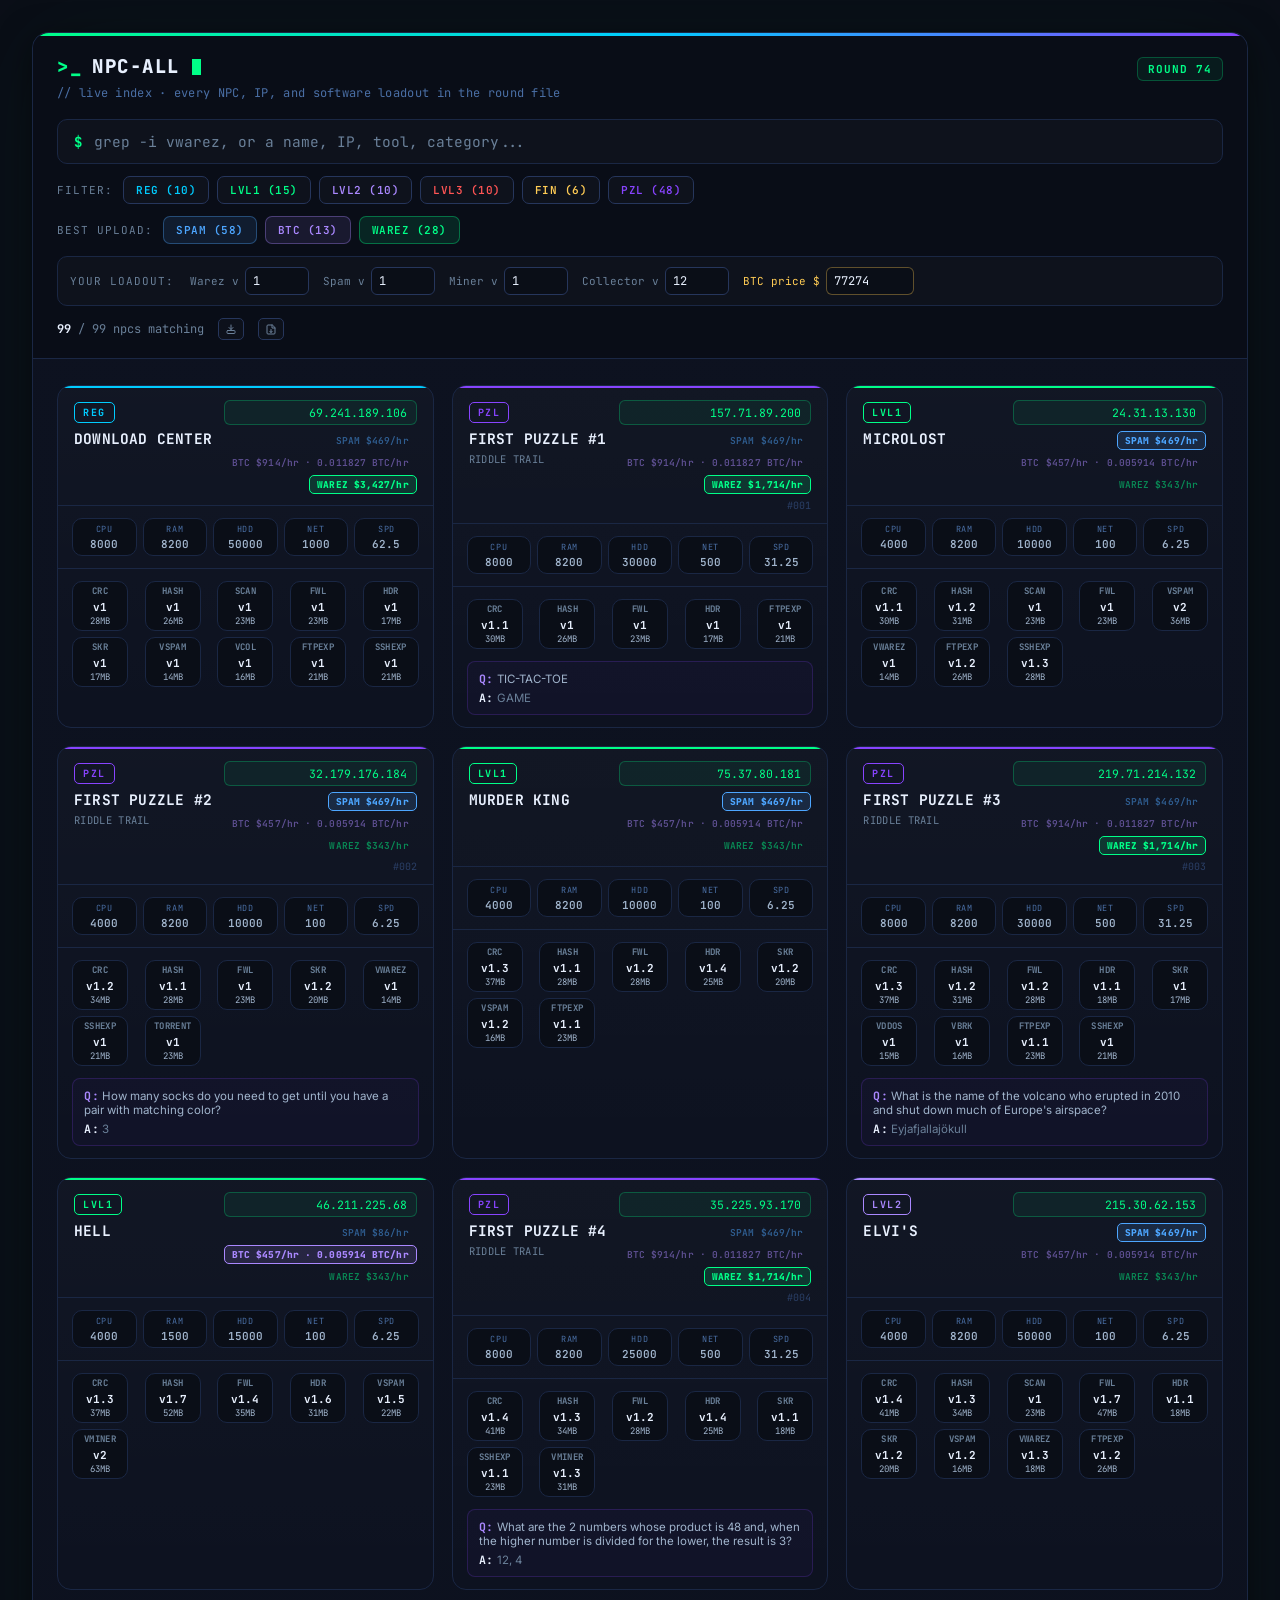
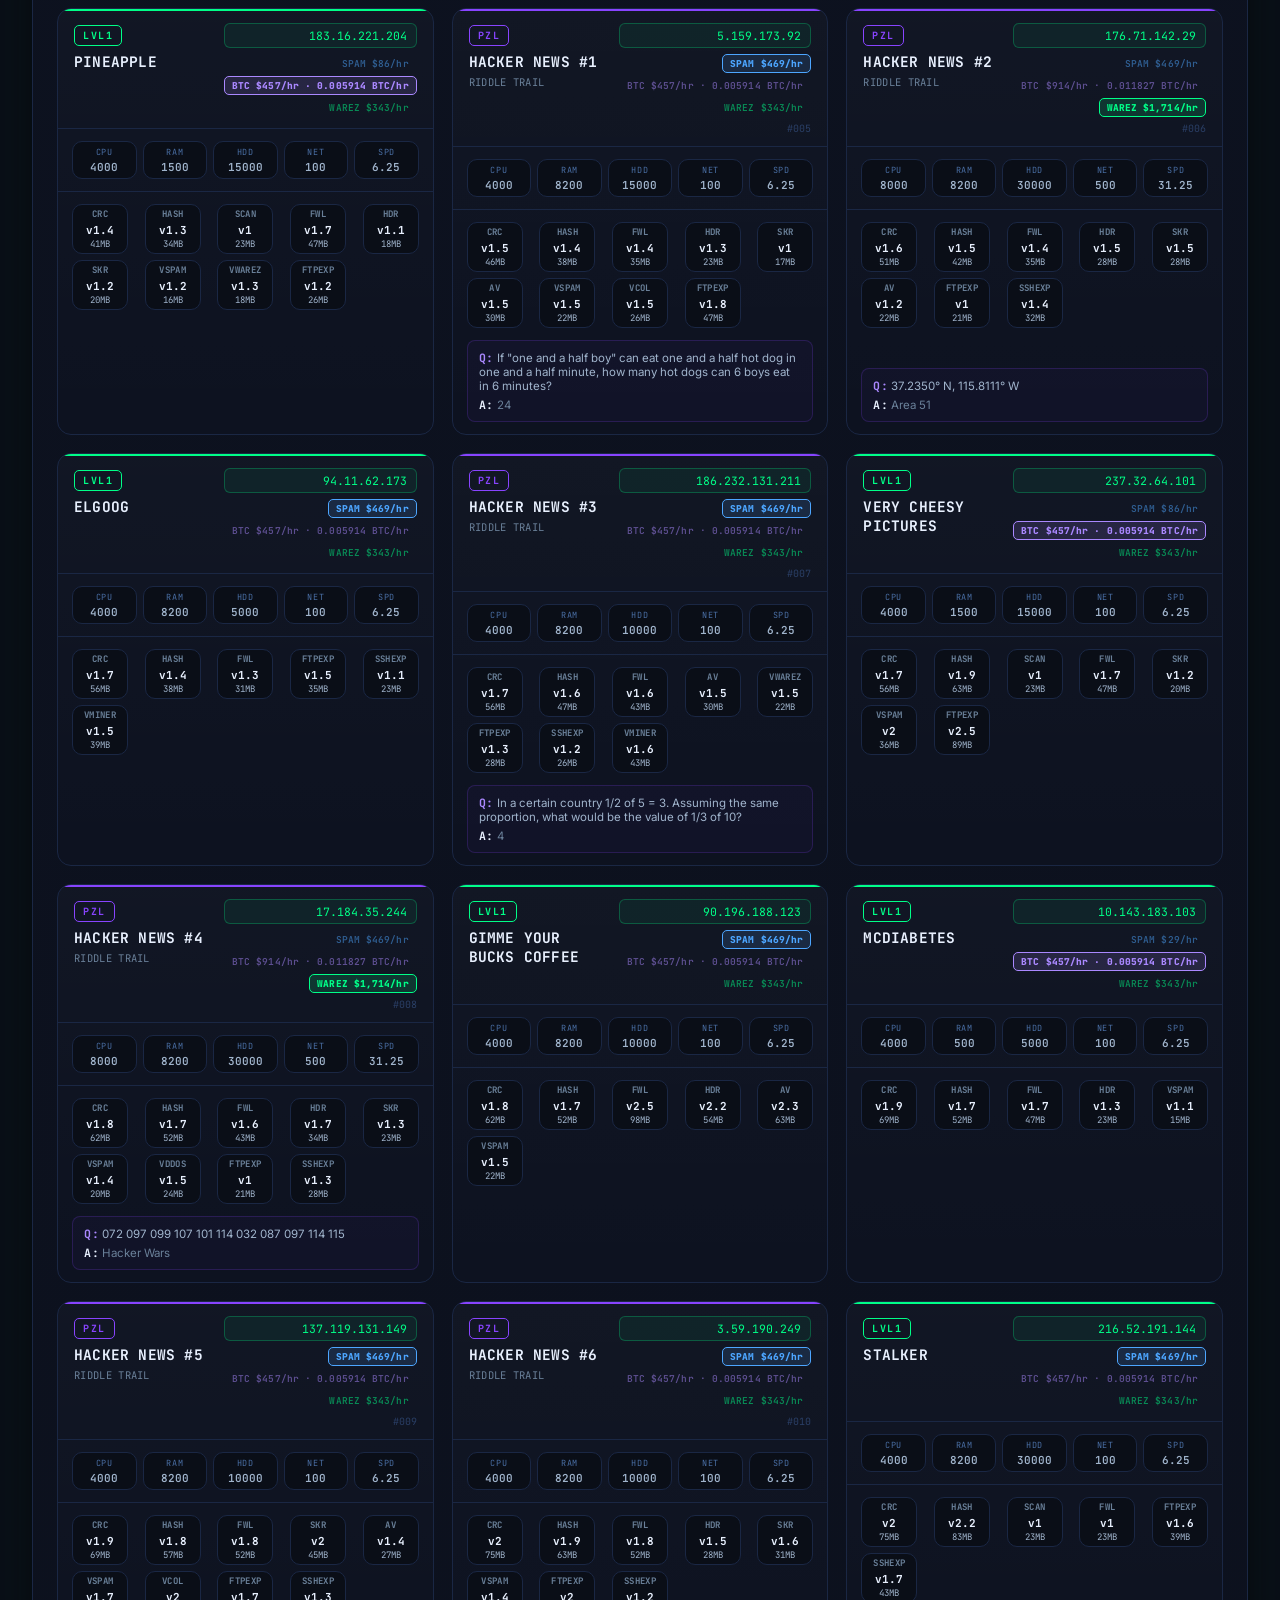
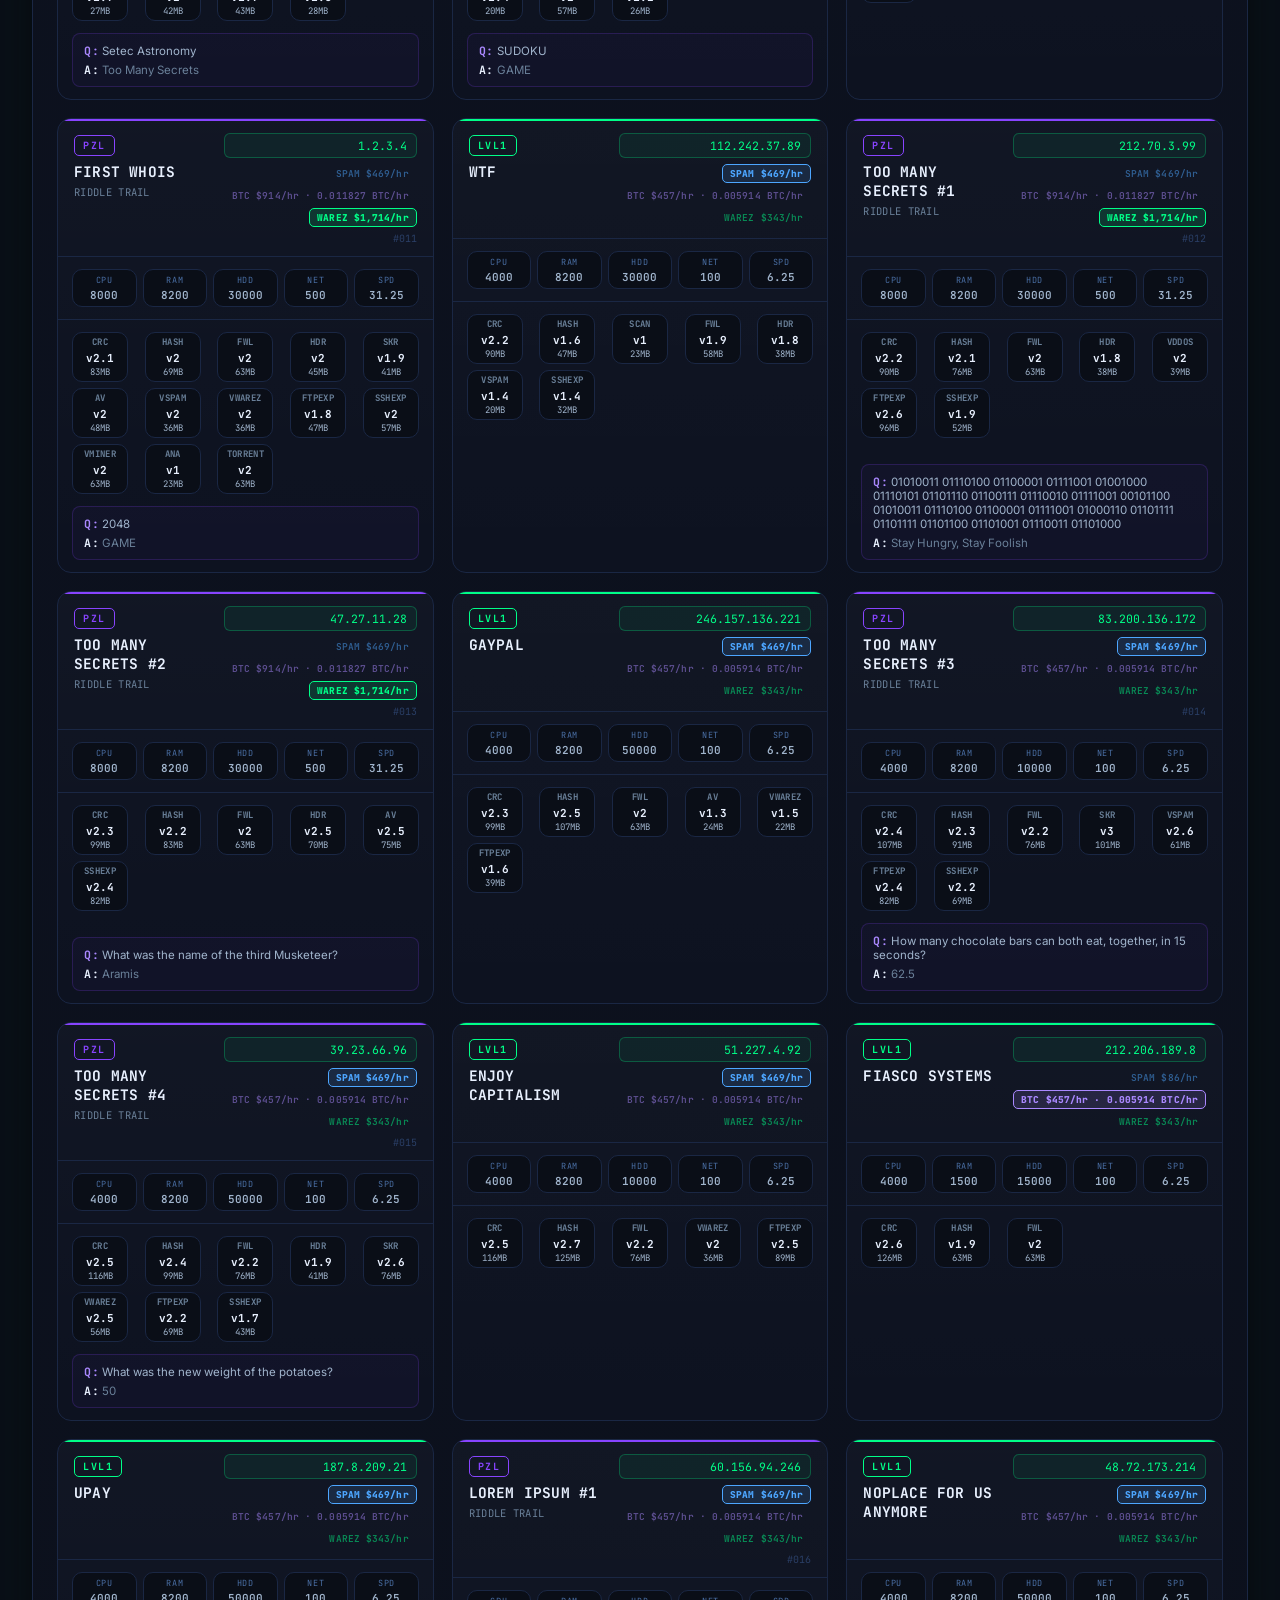
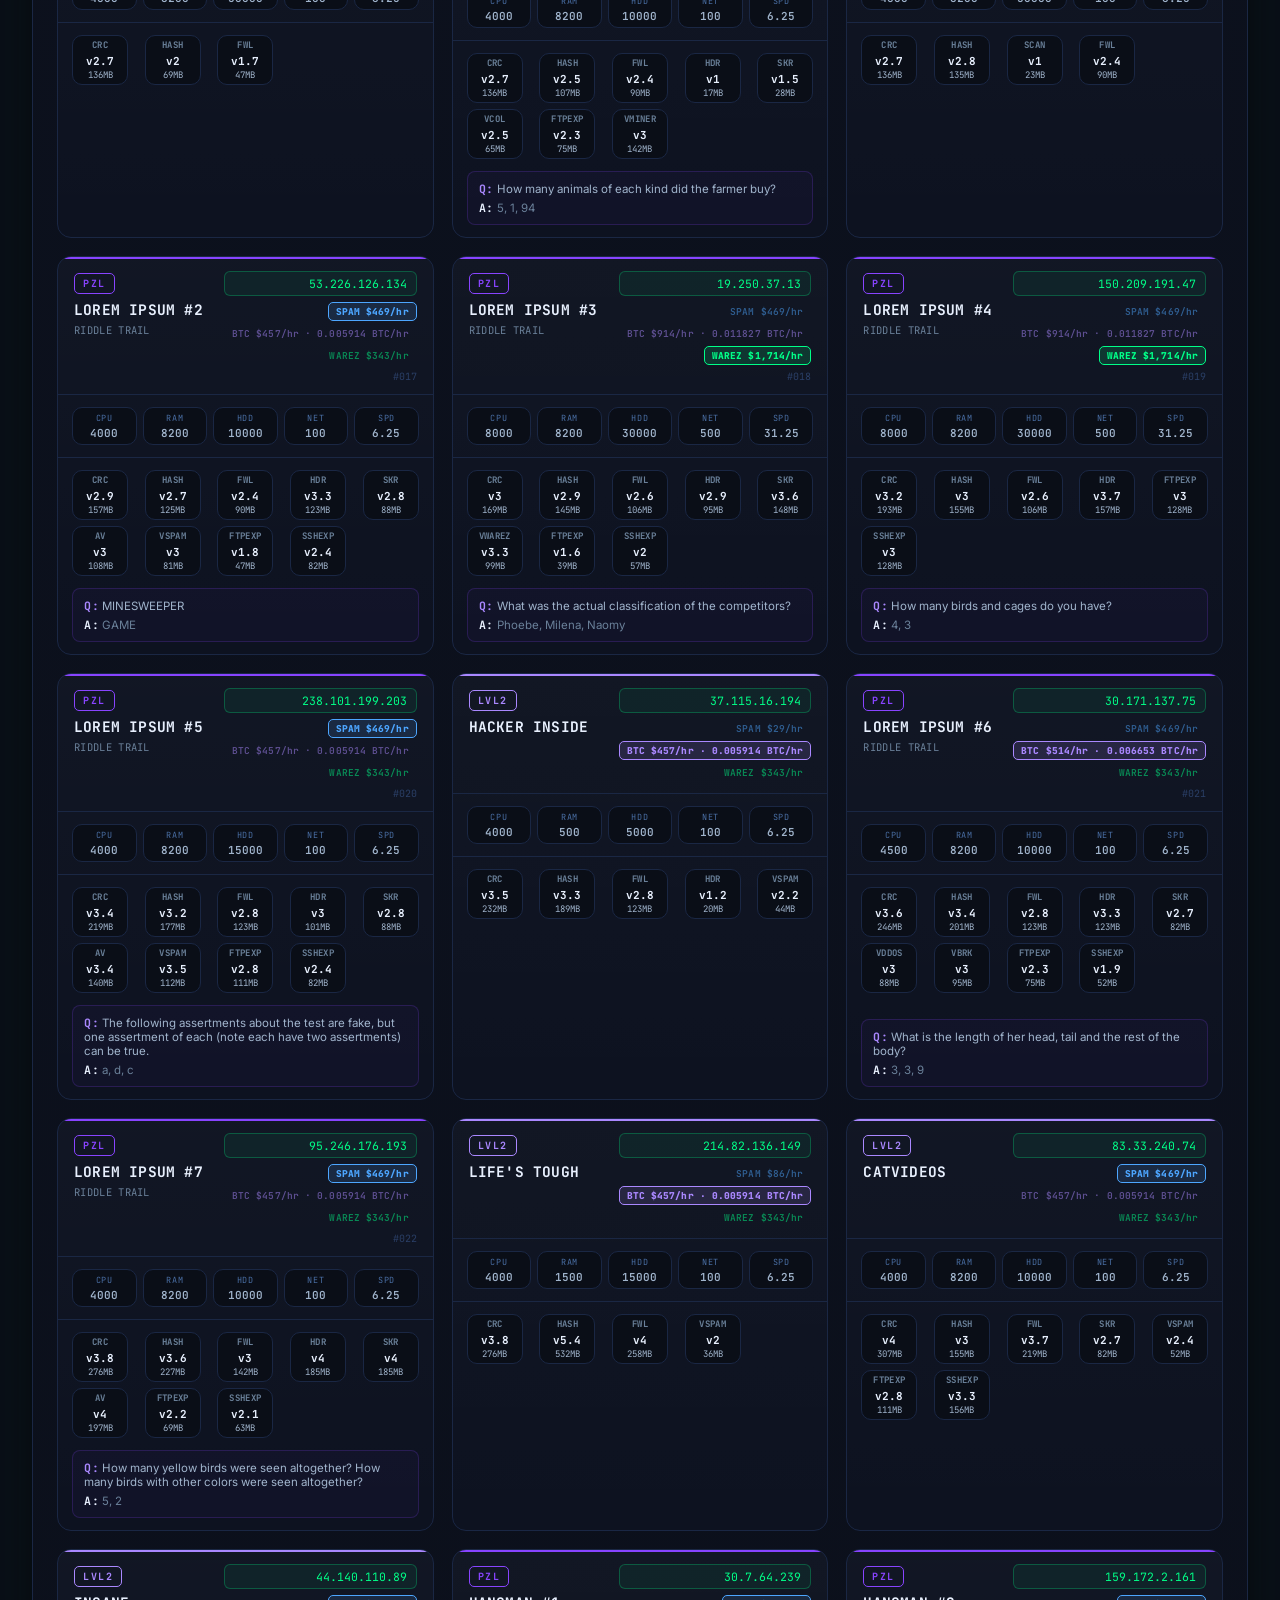
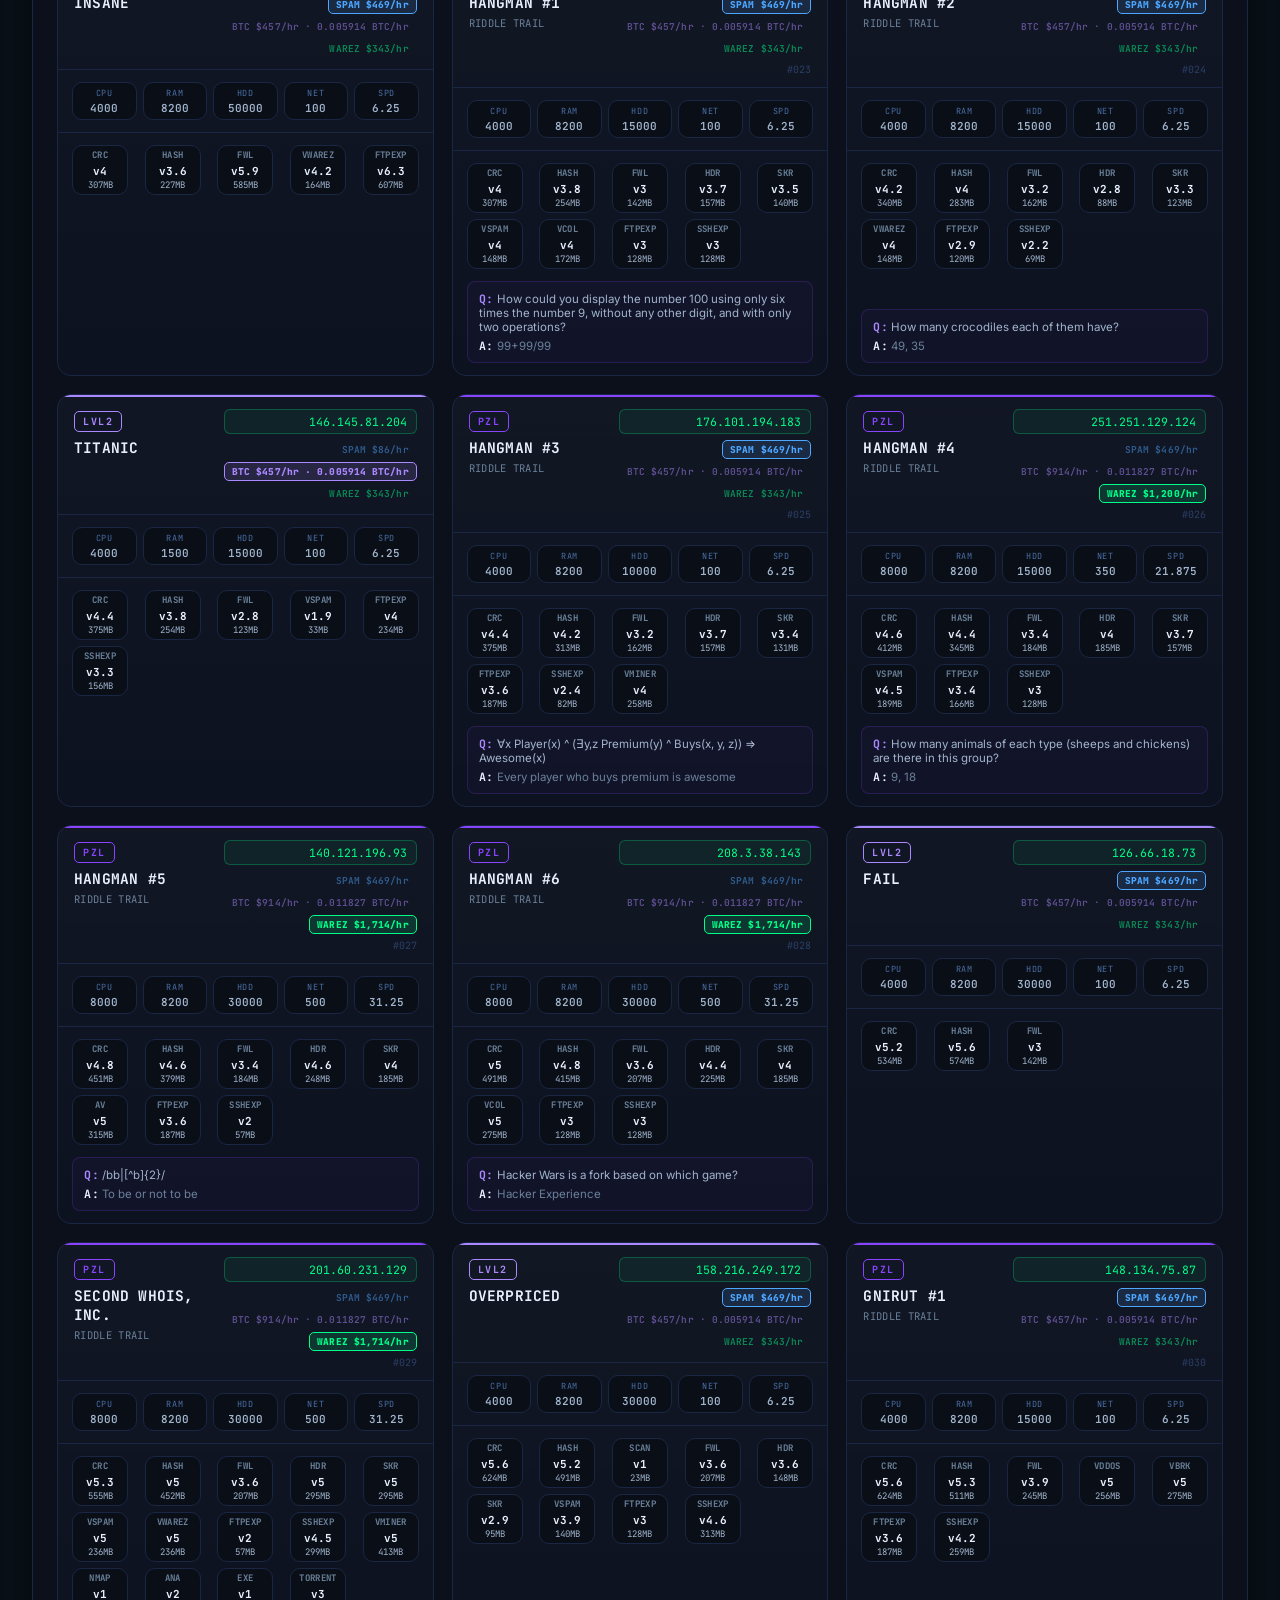
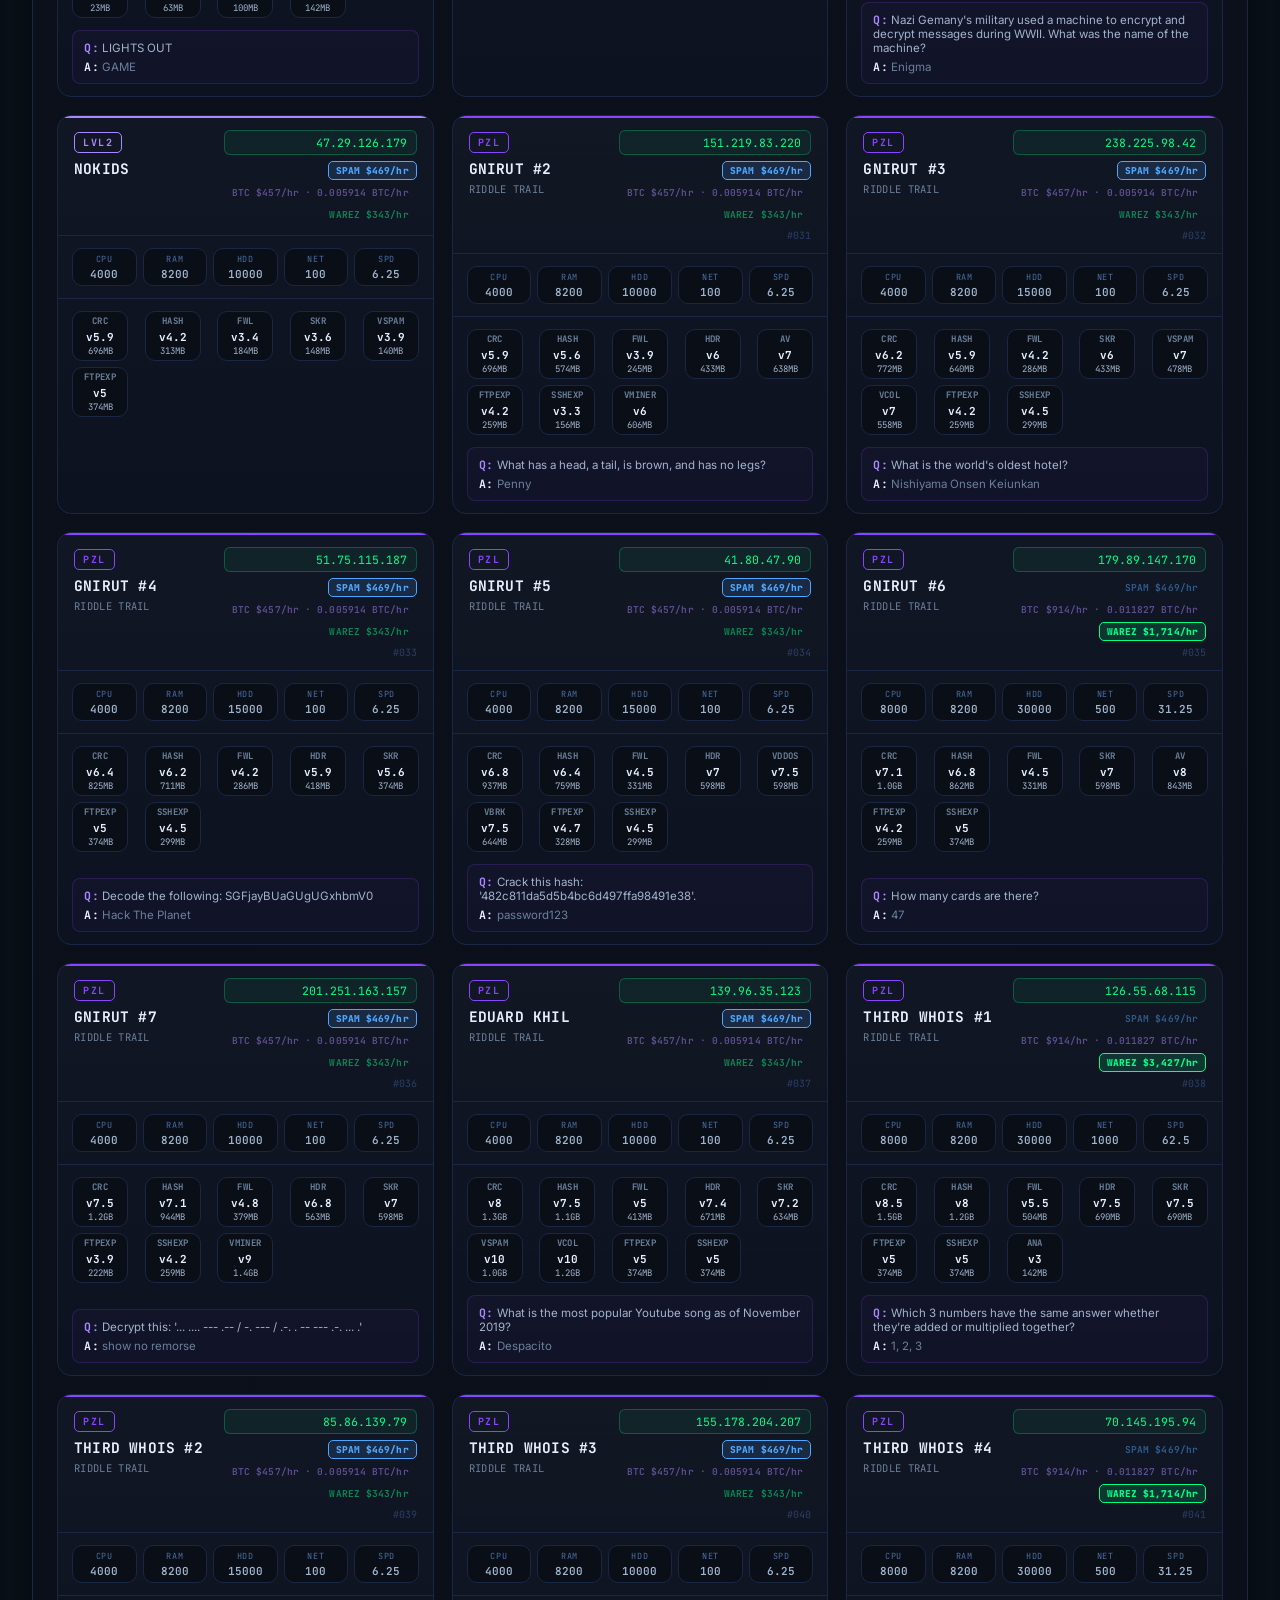
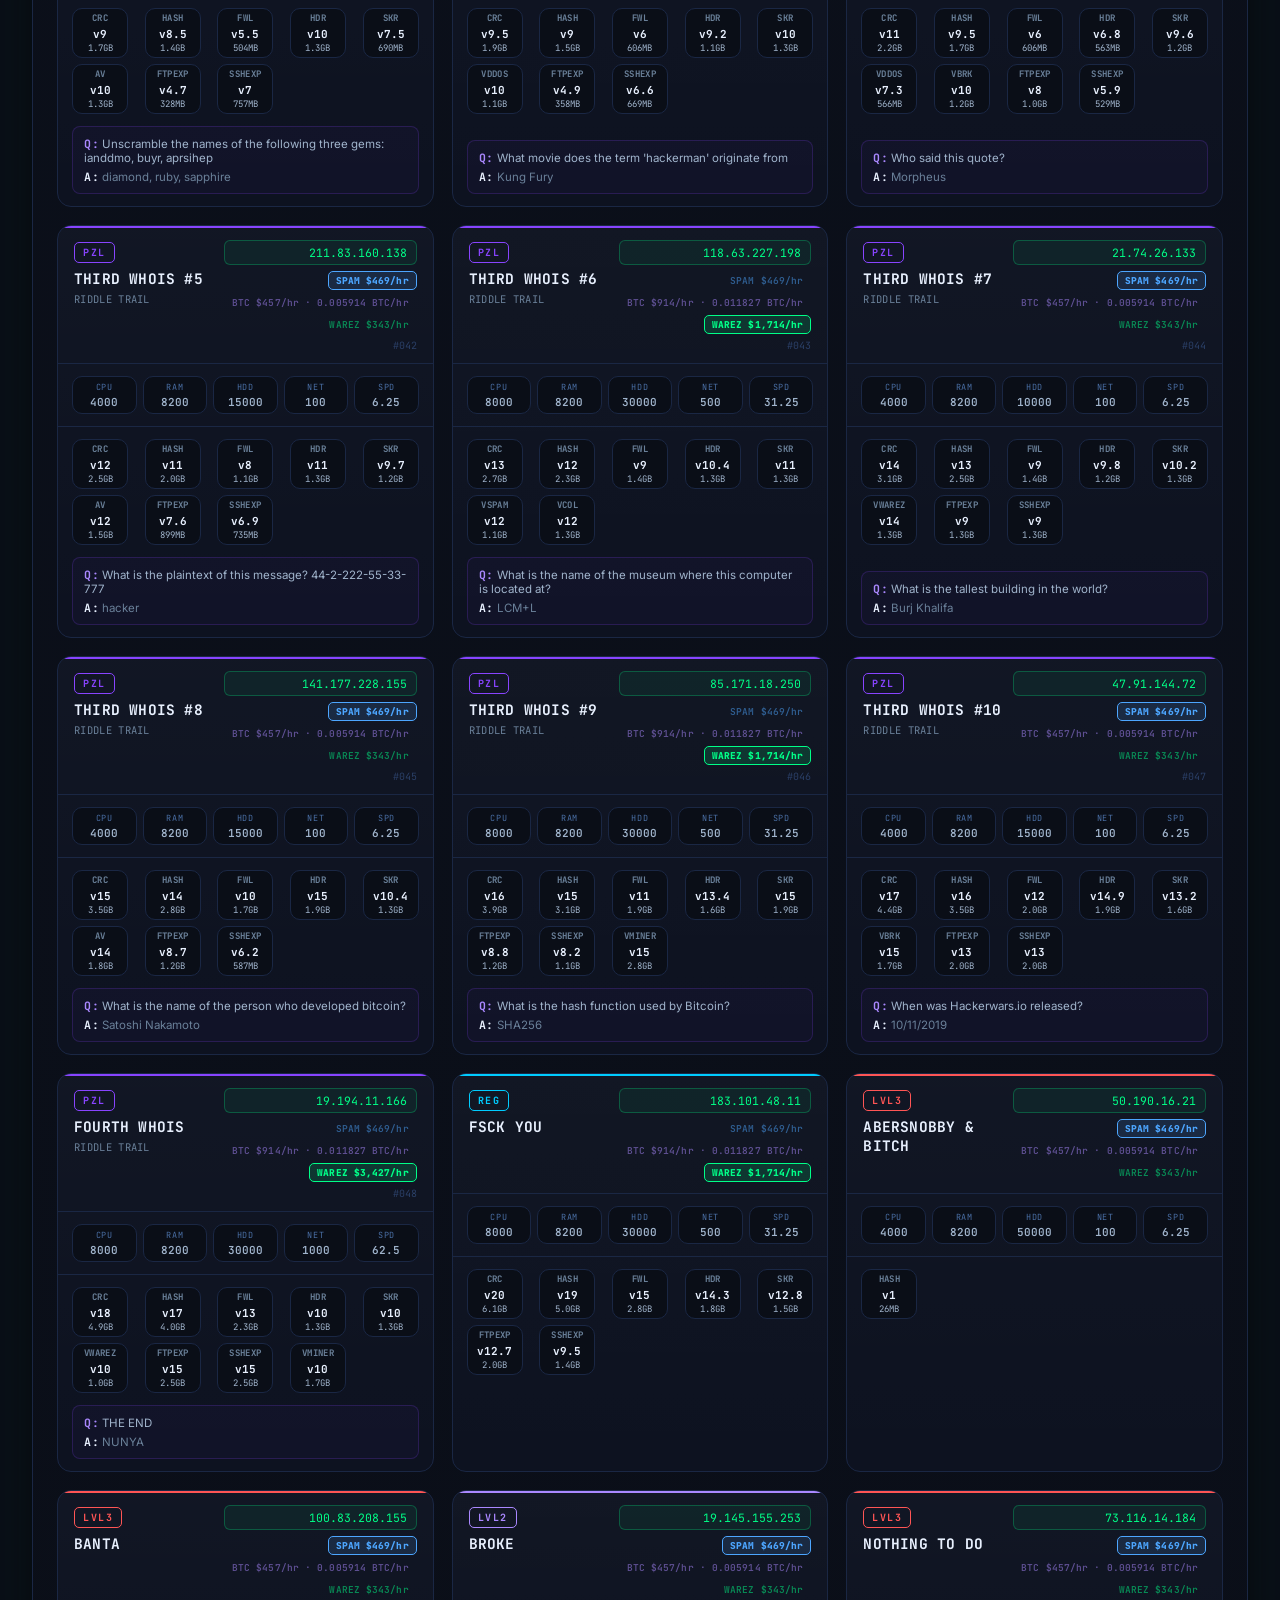
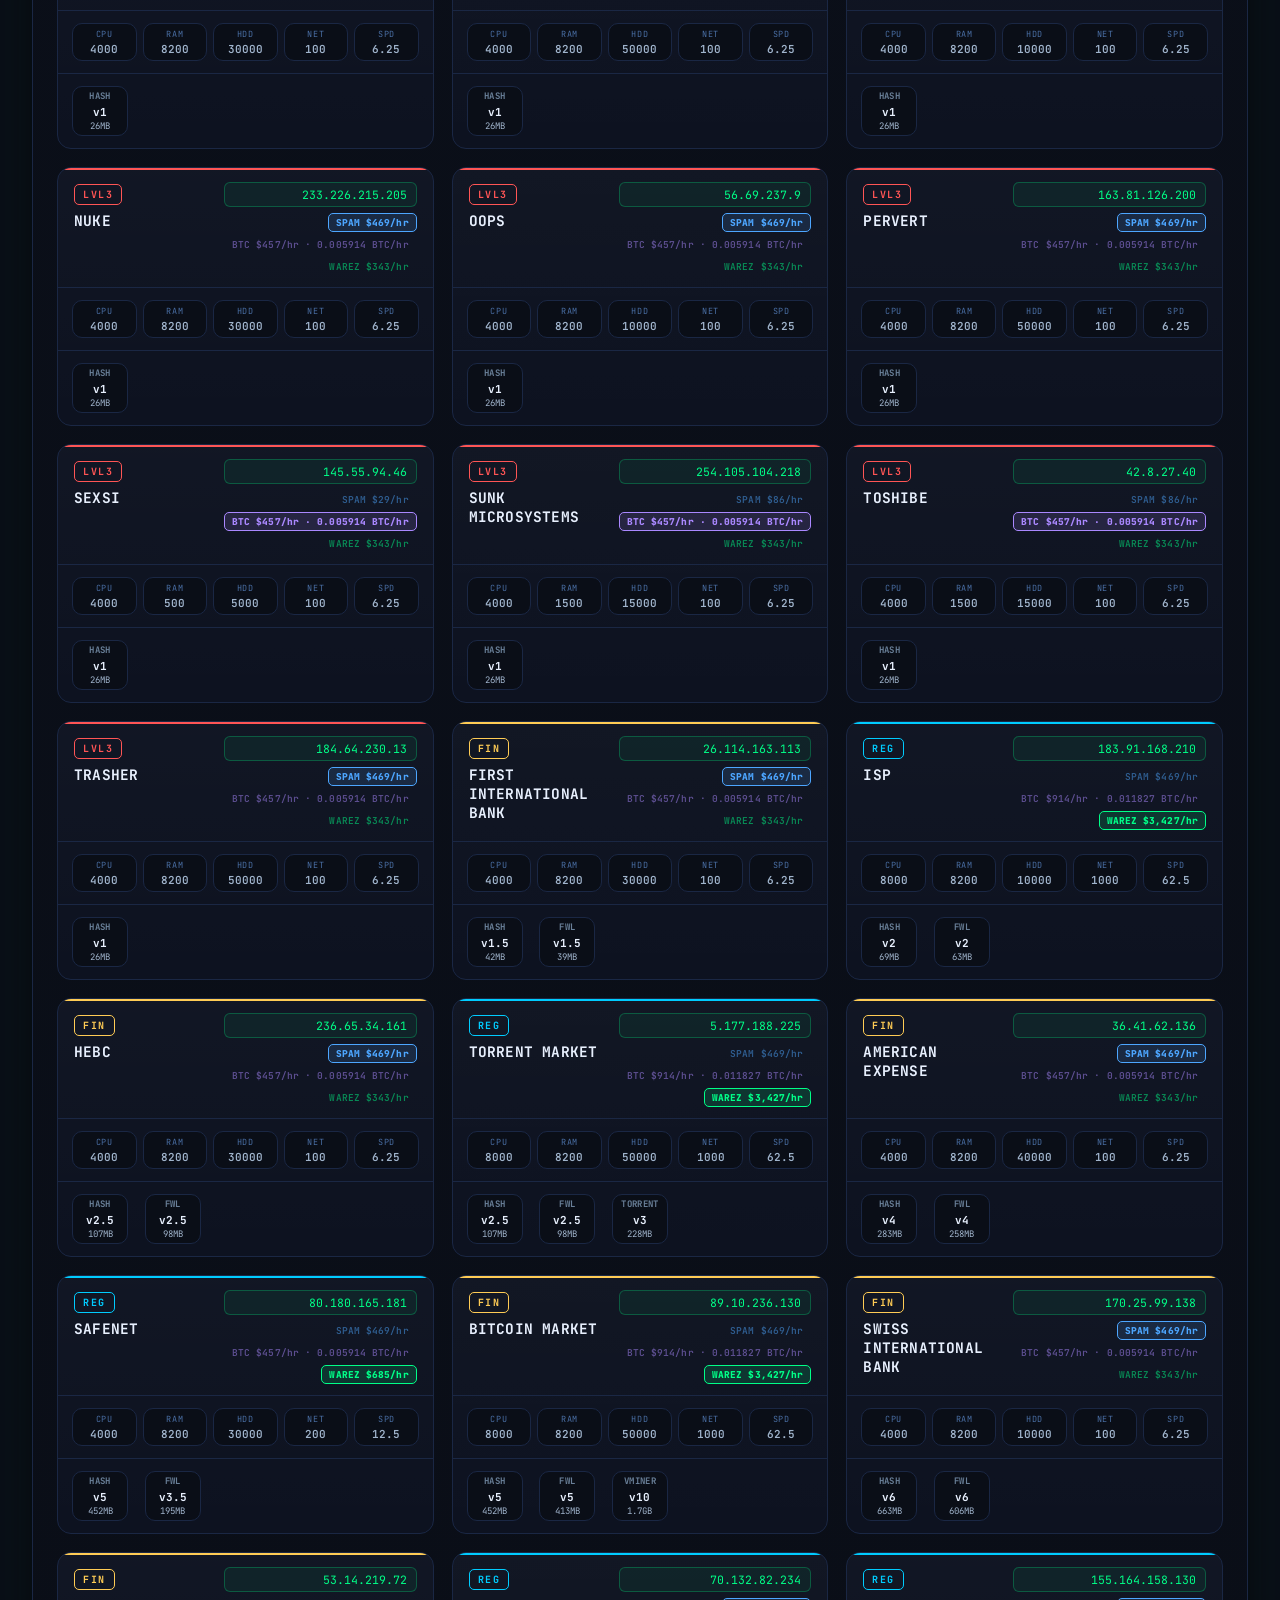
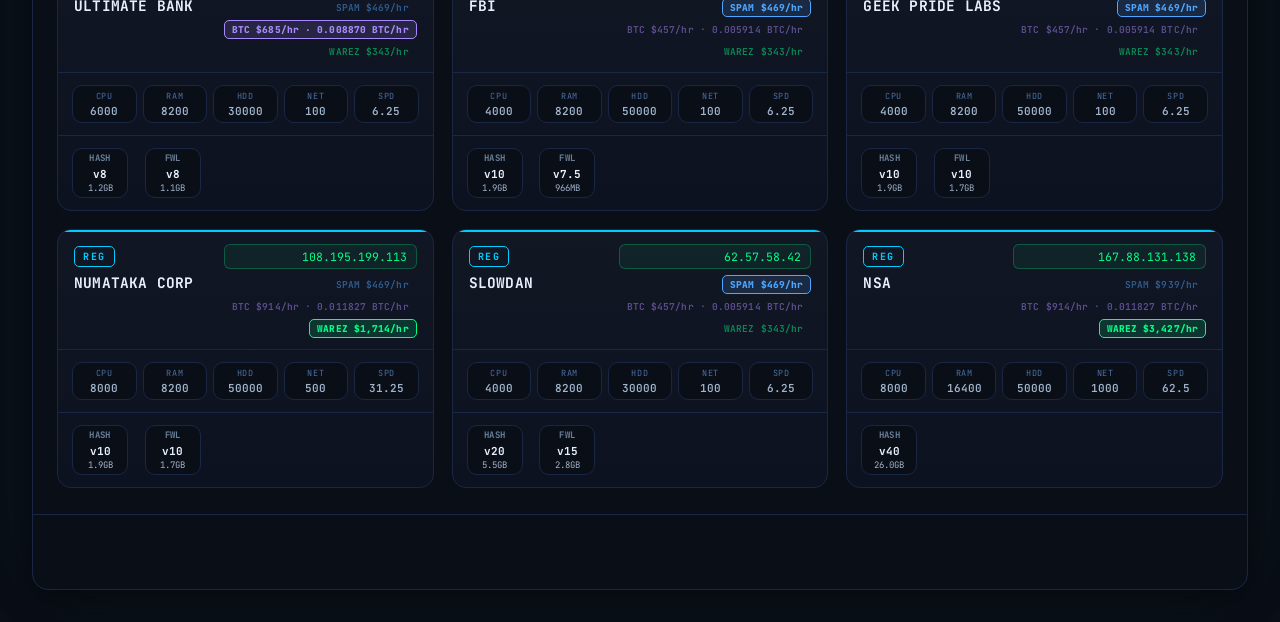
<file: NPC-Round-74.html>
<!DOCTYPE html>
<html lang="en">
<head>
<meta charset="UTF-8">
<meta name="viewport" content="width=device-width, initial-scale=1.0">
<title>NPC-ALL // HackerWars Round 74</title>
<link rel="preconnect" href="https://fonts.googleapis.com">
<link rel="preconnect" href="https://fonts.gstatic.com" crossorigin>
<link href="https://fonts.googleapis.com/css2?family=JetBrains+Mono:wght@400;500;600;700;800&family=Inter:wght@400;500;600;700;800;900&display=swap" rel="stylesheet">
<style>
:root{
  --bg:#0a0e17;
  --surface:#0d1220;
  --surface-hi:rgba(255,255,255,0.02);
  --border:#1a2744;
  --border-hi:#26365c;
  --text:#e8f0fe;
  --muted:#a0b4cc;
  --dim:#6a8099;
  --dimmer:#4a6fa5;
  --dimmest:#2a3f66;
  --accent:#00ff88;
  --accent-dim:rgba(0,255,136,0.25);
  --cyan:#00ccff;
  --purple:#8844ff;
  --purple-lt:#aa88ff;
  --red:#ff5555;
  --gold:#ffcc55;
  --mono-data: 'JetBrains Mono', monospace;
  --mono-disp: 'JetBrains Mono', monospace;
  --sans: 'Inter', sans-serif;
}
*{box-sizing:border-box;}
html{scroll-behavior:smooth; background:var(--bg);}
body{
  margin:0;
  padding:32px;
  background:var(--bg);
  color:var(--muted);
  font-family:var(--sans);
  min-height:100vh;
  -webkit-font-smoothing:antialiased;
}
::selection{background:var(--accent);color:#04170c;}
a{color:var(--accent);}

/* ---------- page card ---------- */
.page-container{
  max-width:1400px; margin:0 auto;
  background:linear-gradient(180deg, var(--surface) 0%, var(--bg) 100%);
  border:1px solid var(--border);
  border-radius:16px;
  box-shadow:0 8px 32px rgba(0,0,0,0.5), 0 0 100px rgba(0,255,136,0.04);
}

/* ---------- header ---------- */
header{
  position:sticky; top:0; z-index:50;
  background:rgba(10,14,23,0.85);
  backdrop-filter:blur(8px);
  -webkit-backdrop-filter:blur(8px);
  border-bottom:1px solid var(--border);
  border-radius:16px 16px 0 0;
  overflow:hidden;
}
.header-inner{
  max-width:1400px; margin:0 auto; padding:16px 24px 18px;
}
.topbar-accent{
  height:3px; background:linear-gradient(90deg, var(--accent), var(--cyan), var(--purple));
  margin:-16px -24px 18px;
}
.brand-row{
  display:flex; align-items:baseline; justify-content:space-between; gap:16px; flex-wrap:wrap;
}
.brand{
  font-family:var(--mono-disp); font-weight:800; letter-spacing:1.5px;
  font-size:19px; color:var(--text); display:flex; align-items:center; gap:10px;
  text-transform:uppercase;
}
.brand .prompt{color:var(--accent);}
.brand .cursor{
  display:inline-block; width:9px; height:16px; background:var(--accent);
  animation:blink 1.1s steps(1) infinite; margin-left:2px; vertical-align:-2px;
}
@keyframes blink{ 50%{opacity:0;} }
.subline{color:var(--dimmer); font-size:12px; letter-spacing:0.3px; font-family:var(--mono-data); margin-top:4px;}
.round-badge{
  font-family:var(--mono-data); font-size:11px; font-weight:700; color:var(--accent);
  border:1px solid var(--accent-dim); background:rgba(0,255,136,0.06);
  padding:4px 10px; border-radius:6px; letter-spacing:1px;
}

.searchwrap{margin-top:18px;}
.search-line{
  display:flex; align-items:center; gap:10px;
  background:var(--surface-hi); border:1px solid var(--border);
  border-radius:10px; padding:11px 16px;
  transition:border-color .15s, box-shadow .15s;
}
.search-line:focus-within{
  border-color:var(--accent); box-shadow:0 0 0 3px rgba(0,255,136,0.10);
}
.search-line .glyph{color:var(--accent); font-weight:700; font-size:14px; font-family:var(--mono-data);}
.search-line input{
  flex:1; background:transparent; border:none; outline:none;
  color:var(--text); font-family:var(--mono-data); font-size:14.5px;
}
.search-line input::placeholder{color:var(--dim);}
.search-line .clear-btn{
  color:var(--dim); background:none; border:1px solid var(--border-hi);
  border-radius:6px; padding:4px 10px; font-family:var(--mono-data); font-size:11px;
  cursor:pointer; display:none; letter-spacing:0.5px;
}
.search-line .clear-btn:hover{color:var(--text); border-color:var(--accent);}

.filter-row{
  display:flex; gap:8px; margin-top:12px; flex-wrap:wrap; align-items:center;
}
.filter-row .flabel{color:var(--dim); font-size:11px; letter-spacing:1px; margin-right:2px; font-family:var(--mono-data); text-transform:uppercase;}

.loadout-row{
  display:flex; gap:14px; margin-top:12px; flex-wrap:wrap; align-items:center;
  padding:10px 12px; background:var(--surface-hi); border:1px solid var(--border); border-radius:10px;
}
.loadout-row .flabel{color:var(--dim); font-size:11px; letter-spacing:1px; margin-right:2px; font-family:var(--mono-data); text-transform:uppercase;}
.load-ctl{display:flex; align-items:center; gap:6px; font-family:var(--mono-data); font-size:11px; color:var(--dim);}
.load-ctl input{
  width:64px; background:var(--bg); border:1px solid var(--border-hi); border-radius:6px;
  color:var(--text); font-family:var(--mono-data); font-size:12px; padding:5px 7px; outline:none;
}
.load-ctl input:focus{border-color:var(--accent);}
.load-ctl.btc-ctl input{width:88px;}
.load-ctl.btc-ctl{color:var(--gold);}
.loadout-hint{
  margin-top:8px; font-size:11px; color:var(--gold); font-family:var(--mono-data);
  display:none;
}
.loadout-hint.show{display:block;}
.load-ctl.btc-ctl input{border-color:rgba(255,204,85,0.35);}
.chip{
  font-family:var(--mono-data); font-size:11px; font-weight:600; letter-spacing:0.5px;
  padding:6px 12px; border-radius:7px; border:1px solid var(--border-hi);
  background:var(--surface-hi); color:var(--dim); cursor:pointer;
  user-select:none; transition:all .12s;
}
.chip:hover{color:var(--text); border-color:var(--dim);}
.chip.active{color:#04170c; border-color:transparent; font-weight:700;}

.status-line{
  margin-top:12px; font-size:12px; color:var(--dim); font-family:var(--mono-data);
  display:flex; gap:14px; flex-wrap:wrap; align-items:center;
}
.status-line b{color:var(--text);}
.status-line .hit{color:var(--accent); font-weight:700;}
.copy-btn{
  display:inline-flex; align-items:center; justify-content:center;
  width:26px; height:22px; border-radius:5px; border:1px solid var(--border-hi);
  background:var(--surface-hi); color:var(--dim); cursor:pointer; flex-shrink:0;
  transition:all .12s;
}
.copy-btn:hover{color:var(--accent); border-color:var(--accent); background:rgba(0,255,136,0.06);}
.copy-btn svg{width:13px; height:13px;}
.copy-btn.copied{color:var(--accent); border-color:var(--accent); background:rgba(0,255,136,0.10);}

/* ---------- grid ---------- */
main{max-width:1400px; margin:0 auto; padding:26px 24px;}
.grid{
  display:grid;
  grid-template-columns:repeat(auto-fill, minmax(330px, 1fr));
  gap:18px;
}
.empty-state{
  text-align:center; padding:80px 20px; color:var(--dim);
  font-size:14px; display:none; font-family:var(--mono-data);
}
.empty-state .big{font-size:28px; color:var(--dimmest); margin-bottom:10px;}

/* ---------- card ---------- */
.card{
  background:linear-gradient(180deg, var(--surface-hi), transparent), var(--surface);
  border:1px solid var(--border);
  border-radius:14px; overflow:hidden;
  display:flex; flex-direction:column;
  position:relative;
  transition:border-color .15s ease, transform .15s ease;
}
.card::before{
  content:''; position:absolute; top:0; left:0; right:0; height:2px;
  background:var(--card-accent, var(--accent));
}
.card:hover{border-color:var(--border-hi); transform:translateY(-2px);}
.card.dimmed{opacity:0.25; filter:saturate(0.4);}

.card-head{
  padding:14px 16px 11px; border-bottom:1px solid var(--border);
  display:flex; align-items:flex-start; justify-content:space-between; gap:8px;
}
.card-head-l{min-width:0;}
.cat-badge{
  display:inline-block; font-size:10px; font-weight:700; letter-spacing:1.5px;
  padding:3px 8px; border-radius:5px; margin-bottom:7px;
  border:1px solid currentColor; font-family:var(--mono-data);
  text-transform:uppercase;
}
.npc-name{
  font-family:var(--mono-disp); font-weight:700; font-size:14.5px;
  color:var(--text); line-height:1.3; word-break:break-word; letter-spacing:0.2px;
}
.npc-note{font-size:10.5px; color:var(--dim); margin-top:3px; letter-spacing:.03em; font-family:var(--mono-data);}
.ip-pill{
  font-family:var(--mono-data); font-size:11.5px; color:var(--accent);
  background:rgba(0,255,136,0.06); border:1px solid var(--accent-dim);
  padding:4px 9px; border-radius:6px; white-space:nowrap; cursor:pointer;
  flex-shrink:0;
}
.ip-pill:hover{background:rgba(0,255,136,0.14);}
.v-spam{ color:#4da6ff; background:rgba(77,166,255,0.10); border:1px solid rgba(77,166,255,0.35); }
.v-miner{ color:var(--purple-lt); background:rgba(170,136,255,0.10); border:1px solid rgba(170,136,255,0.35); }
.v-warez{ color:var(--accent); background:rgba(0,255,136,0.10); border:1px solid rgba(0,255,136,0.35); }
.virus-chip.v-spam{ color:#4da6ff; border-color:rgba(77,166,255,0.35); }
.virus-chip.v-miner{ color:var(--purple-lt); border-color:rgba(170,136,255,0.35); }
.virus-chip.v-warez{ color:var(--accent); border-color:rgba(0,255,136,0.35); }
.virus-chip.v-spam.active{ background:#4da6ff; color:#04101c; border-color:transparent; }
.virus-chip.v-miner.active{ background:var(--purple-lt); color:#1a0d33; border-color:transparent; }
.virus-chip.v-warez.active{ background:var(--accent); color:#04170c; border-color:transparent; }
.num-badge{
  font-size:10px; color:var(--dimmest); font-family:var(--mono-data);
  margin-top:5px; text-align:right;
}
.rate-row{
  display:flex; flex-direction:column; gap:3px; margin-top:6px; align-items:flex-end;
}
.rate-line{
  font-family:var(--mono-data); font-size:9.5px; font-weight:600; letter-spacing:.01em;
  padding:2px 7px; border-radius:5px; border:1px solid transparent; white-space:nowrap;
  opacity:0.5;
}
.rate-line.rl-spam{color:#4da6ff;}
.rate-line.rl-warez{color:var(--accent);}
.rate-line.rl-miner{color:var(--purple-lt);}
.rate-line.best{opacity:1; font-weight:800;}
.rate-line.best.rl-spam{background:rgba(77,166,255,0.14); border-color:#4da6ff;}
.rate-line.best.rl-warez{background:rgba(0,255,136,0.14); border-color:var(--accent);}
.rate-line.best.rl-miner{background:rgba(170,136,255,0.14); border-color:var(--purple-lt);}

.stat-strip{
  display:grid; grid-template-columns:repeat(5,1fr); gap:6px;
  padding:12px 14px; border-bottom:1px solid var(--border);
}
.stat-box{
  background:var(--bg); border:1px solid var(--border);
  border-radius:10px; padding:5px 3px; text-align:center;
  height:38px; box-sizing:border-box; overflow:hidden;
  display:flex; flex-direction:column; align-items:center; justify-content:center;
}
.stat-box .k{font-size:8.5px; color:var(--dimmer); letter-spacing:.08em; font-family:var(--mono-data); white-space:nowrap;}
.stat-box .v{font-size:11px; color:var(--muted); font-weight:600; margin-top:2px; font-family:var(--mono-data); white-space:nowrap;}

.soft-grid{
  display:grid; grid-template-columns:repeat(auto-fill, 56px);
  grid-auto-rows:50px;
  justify-content:space-between; align-items:start;
  gap:6px; padding:12px 14px; flex:1;
}
.soft-box{
  background:var(--bg); border:1px solid var(--border);
  border-radius:10px; padding:5px 3px; text-align:center;
  height:50px; box-sizing:border-box; overflow:hidden;
  display:flex; flex-direction:column; align-items:center; justify-content:center;
  transition:all .12s;
}
.soft-box .code{
  font-size:9px; font-weight:700; color:var(--dim); letter-spacing:.04em;
  font-family:var(--mono-data); white-space:nowrap;
}
.soft-box .ver{font-size:11px; color:var(--text); font-weight:700; margin-top:3px; font-family:var(--mono-data); white-space:nowrap;}
.soft-box .sz{font-size:9px; color:var(--muted); margin-top:1px; font-family:var(--mono-data); white-space:nowrap;}
.soft-box.match{
  border-color:var(--accent); background:rgba(0,255,136,0.08);
  box-shadow:0 0 0 1px var(--accent), 0 0 12px rgba(0,255,136,0.20);
}
.soft-box.match .code{color:var(--accent);}
.no-soft{
  grid-column:1/-1; color:var(--dimmest); font-size:11px; text-align:center; padding:14px 0;
  font-family:var(--mono-data);
}

.riddle-box{
  margin:0 14px 12px; padding:9px 11px; background:rgba(136,68,255,0.04);
  border:1px solid rgba(136,68,255,0.2); border-radius:8px; font-size:11.5px;
}
.riddle-box .q{color:var(--muted);}
.riddle-box .q b{color:var(--purple-lt); font-weight:700; font-family:var(--mono-data); letter-spacing:0.5px;}
.riddle-box .a{color:var(--dim); margin-top:4px;}
.riddle-box .a b{color:var(--text); font-family:var(--mono-data); letter-spacing:0.5px;}

footer{
  max-width:1400px; margin:0 auto; padding:34px 24px 40px;
  color:var(--dimmest); font-size:11px; letter-spacing:.5px; text-align:center;
  font-family:var(--mono-data); border-top:1px solid var(--border);
  border-radius:0 0 16px 16px;
}
footer .p{color:var(--accent);}

@media (max-width:520px){
  .grid{grid-template-columns:1fr;}
  .brand{font-size:16px;}
}
@media (max-width:900px){
  body{padding:14px;}
  .page-container{border-radius:12px;}
  header{border-radius:12px 12px 0 0;}
  footer{border-radius:0 0 12px 12px;}
}
</style>
</head>
<body>

<div class="page-container">
<header>
  <div class="header-inner">
    <div class="topbar-accent"></div>
    <div class="brand-row">
      <div class="brand"><span class="prompt">&gt;_</span> NPC-ALL <span class="cursor"></span></div>
      <div class="round-badge">ROUND 74</div>
    </div>
    <div class="subline">// live index &middot; every NPC, IP, and software loadout in the round file</div>

    <div class="searchwrap">
      <div class="search-line">
        <span class="glyph">$</span>
        <input id="search" type="text" placeholder="grep -i vwarez, or a name, IP, tool, category..." autocomplete="off" spellcheck="false">
        <button class="clear-btn" id="clearBtn">clear</button>
      </div>
      <div class="filter-row" id="catFilters">
        <span class="flabel">filter:</span>
      </div>
      <div class="filter-row" id="virusFilters">
        <span class="flabel">best upload:</span>
      </div>
      <div class="loadout-row" id="loadoutRow">
        <span class="flabel">your loadout:</span>
        <label class="load-ctl"><span>Warez v</span><input type="number" id="lv-warez" min="1" max="99" step="0.1"></label>
        <label class="load-ctl"><span>Spam v</span><input type="number" id="lv-spam" min="1" max="99" step="0.1"></label>
        <label class="load-ctl"><span>Miner v</span><input type="number" id="lv-miner" min="1" max="99" step="0.1"></label>
        <label class="load-ctl"><span>Collector v</span><input type="number" id="lv-collector" min="0" max="99" step="0.1"></label>
        <label class="load-ctl btc-ctl" title="Miner mines a fixed BTC/hr based on CPU/version/collector — this converts it to $/hr and can flip whether Miner beats Spam/Warez."><span>BTC price $</span><input type="number" id="lv-btc" min="0" step="1" placeholder="e.g. 77274"></label>
      </div>
      <div class="loadout-hint" id="loadoutHint"></div>
      <div class="status-line">
        <span><b id="hitCount">0</b> / <span id="totalCount">0</span> npcs matching</span>
        <button class="copy-btn" id="copyIpsBtn" title="copy visible IP addresses">
          <svg viewBox="0 0 24 24" fill="none" stroke="currentColor" stroke-width="2" stroke-linecap="round" stroke-linejoin="round">
            <rect x="4" y="14" width="16" height="6" rx="1.5"></rect>
            <path d="M12 3v9"></path>
            <path d="M8 8l4 4 4-4"></path>
          </svg>
        </button>
        <button class="copy-btn" id="downloadAutoInfectBtn" title="download autoInfect.md (visible IPs + best upload)">
          <svg viewBox="0 0 24 24" fill="none" stroke="currentColor" stroke-width="2" stroke-linecap="round" stroke-linejoin="round">
            <path d="M14 3H6a2 2 0 0 0-2 2v14a2 2 0 0 0 2 2h12a2 2 0 0 0 2-2V9z"></path>
            <path d="M14 3v6h6"></path>
            <path d="M12 12v6"></path>
            <path d="M9.5 15.5 12 18l2.5-2.5"></path>
          </svg>
        </button>
        <span id="softHint"></span>
      </div>
    </div>
  </div>
</header>

<main>
  <div class="grid" id="grid"></div>
  <div class="empty-state" id="emptyState">
    <div class="big">¯\_(ツ)_/¯</div>
    no NPCs match that query &mdash; try a tool code like <code>vwarez</code>, <code>vminer</code>, or a name/IP fragment
  </div>
</main>

<footer>
</footer>
</div>

<script>
const RECORDS = [{"cat":"REGULAR NPC","ip":"69.241.189.106","name":"DOWNLOAD CENTER","note":"","num":"","cpu":8000,"ram":8200,"hdd":50000,"net":1000,"speed1":62.5,"speed2":125,"soft":{"CRC":{"version":1,"size":28},"HASH":{"version":1,"size":26},"SCAN":{"version":1,"size":23},"FWL":{"version":1,"size":23},"HDR":{"version":1,"size":17},"SKR":{"version":1,"size":17},"VSPAM":{"version":1,"size":14},"VCOL":{"version":1,"size":16},"FTPEXP":{"version":1,"size":21},"SSHEXP":{"version":1,"size":21}},"q":"","a":""},{"cat":"RIDDLE TRAIL NPC","ip":"157.71.89.200","name":"FIRST PUZZLE #1","note":"RIDDLE TRAIL","num":"001","cpu":8000,"ram":8200,"hdd":30000,"net":500,"speed1":31.25,"speed2":62.5,"soft":{"CRC":{"version":1.1,"size":30},"HASH":{"version":1,"size":26},"FWL":{"version":1,"size":23},"HDR":{"version":1,"size":17},"FTPEXP":{"version":1,"size":21}},"q":"TIC-TAC-TOE","a":"GAME"},{"cat":"LEVEL 3 MISSION NPC","ip":"50.190.16.21","name":"ABERSNOBBY & BITCH","note":"","num":"","cpu":4000,"ram":8200,"hdd":50000,"net":100,"speed1":6.25,"speed2":12.5,"soft":{"HASH":{"version":1,"size":26}},"q":"","a":""},{"cat":"LEVEL 3 MISSION NPC","ip":"100.83.208.155","name":"BANTA","note":"","num":"","cpu":4000,"ram":8200,"hdd":30000,"net":100,"speed1":6.25,"speed2":12.5,"soft":{"HASH":{"version":1,"size":26}},"q":"","a":""},{"cat":"LEVEL 2 MISSION NPC","ip":"19.145.155.253","name":"BROKE","note":"","num":"","cpu":4000,"ram":8200,"hdd":50000,"net":100,"speed1":6.25,"speed2":12.5,"soft":{"HASH":{"version":1,"size":26}},"q":"","a":""},{"cat":"LEVEL 3 MISSION NPC","ip":"73.116.14.184","name":"NOTHING TO DO","note":"","num":"","cpu":4000,"ram":8200,"hdd":10000,"net":100,"speed1":6.25,"speed2":12.5,"soft":{"HASH":{"version":1,"size":26}},"q":"","a":""},{"cat":"LEVEL 3 MISSION NPC","ip":"233.226.215.205","name":"NUKE","note":"","num":"","cpu":4000,"ram":8200,"hdd":30000,"net":100,"speed1":6.25,"speed2":12.5,"soft":{"HASH":{"version":1,"size":26}},"q":"","a":""},{"cat":"LEVEL 3 MISSION NPC","ip":"56.69.237.9","name":"OOPS","note":"","num":"","cpu":4000,"ram":8200,"hdd":10000,"net":100,"speed1":6.25,"speed2":12.5,"soft":{"HASH":{"version":1,"size":26}},"q":"","a":""},{"cat":"LEVEL 3 MISSION NPC","ip":"163.81.126.200","name":"PERVERT","note":"","num":"","cpu":4000,"ram":8200,"hdd":50000,"net":100,"speed1":6.25,"speed2":12.5,"soft":{"HASH":{"version":1,"size":26}},"q":"","a":""},{"cat":"LEVEL 3 MISSION NPC","ip":"145.55.94.46","name":"SEXSI","note":"","num":"","cpu":4000,"ram":500,"hdd":5000,"net":100,"speed1":6.25,"speed2":12.5,"soft":{"HASH":{"version":1,"size":26}},"q":"","a":""},{"cat":"LEVEL 3 MISSION NPC","ip":"254.105.104.218","name":"SUNK MICROSYSTEMS","note":"","num":"","cpu":4000,"ram":1500,"hdd":15000,"net":100,"speed1":6.25,"speed2":12.5,"soft":{"HASH":{"version":1,"size":26}},"q":"","a":""},{"cat":"LEVEL 3 MISSION NPC","ip":"42.8.27.40","name":"TOSHIBE","note":"","num":"","cpu":4000,"ram":1500,"hdd":15000,"net":100,"speed1":6.25,"speed2":12.5,"soft":{"HASH":{"version":1,"size":26}},"q":"","a":""},{"cat":"LEVEL 3 MISSION NPC","ip":"184.64.230.13","name":"TRASHER","note":"","num":"","cpu":4000,"ram":8200,"hdd":50000,"net":100,"speed1":6.25,"speed2":12.5,"soft":{"HASH":{"version":1,"size":26}},"q":"","a":""},{"cat":"RIDDLE TRAIL NPC","ip":"32.179.176.184","name":"FIRST PUZZLE #2","note":"RIDDLE TRAIL","num":"002","cpu":4000,"ram":8200,"hdd":10000,"net":100,"speed1":6.25,"speed2":12.5,"soft":{"CRC":{"version":1.2,"size":34},"HASH":{"version":1.1,"size":28},"FWL":{"version":1,"size":23},"SKR":{"version":1.2,"size":20},"VWAREZ":{"version":1,"size":14},"SSHEXP":{"version":1,"size":21},"TORRENT":{"version":1,"size":23}},"q":"How many socks do you need to get until you have a pair with matching color?","a":3.0},{"cat":"LEVEL 1 MISSION NPC","ip":"24.31.13.130","name":"MICROLOST","note":"","num":"","cpu":4000,"ram":8200,"hdd":10000,"net":100,"speed1":6.25,"speed2":12.5,"soft":{"CRC":{"version":1.1,"size":30},"HASH":{"version":1.2,"size":31},"SCAN":{"version":1,"size":23},"FWL":{"version":1,"size":23},"VSPAM":{"version":2,"size":36},"VWAREZ":{"version":1,"size":14},"FTPEXP":{"version":1.2,"size":26},"SSHEXP":{"version":1.3,"size":28}},"q":"","a":""},{"cat":"LEVEL 1 MISSION NPC","ip":"75.37.80.181","name":"MURDER KING","note":"","num":"","cpu":4000,"ram":8200,"hdd":10000,"net":100,"speed1":6.25,"speed2":12.5,"soft":{"CRC":{"version":1.3,"size":37},"HASH":{"version":1.1,"size":28},"FWL":{"version":1.2,"size":28},"HDR":{"version":1.4,"size":25},"SKR":{"version":1.2,"size":20},"VSPAM":{"version":1.2,"size":16},"FTPEXP":{"version":1.1,"size":23}},"q":"","a":""},{"cat":"RIDDLE TRAIL NPC","ip":"219.71.214.132","name":"FIRST PUZZLE #3","note":"RIDDLE TRAIL","num":"003","cpu":8000,"ram":8200,"hdd":30000,"net":500,"speed1":31.25,"speed2":62.5,"soft":{"CRC":{"version":1.3,"size":37},"HASH":{"version":1.2,"size":31},"FWL":{"version":1.2,"size":28},"HDR":{"version":1.1,"size":18},"SKR":{"version":1,"size":17},"VDDOS":{"version":1,"size":15},"VBRK":{"version":1,"size":16},"FTPEXP":{"version":1.1,"size":23},"SSHEXP":{"version":1,"size":21}},"q":"What is the name of the volcano who erupted in 2010 and shut down much of Europe's airspace?","a":"Eyjafjallajökull"},{"cat":"RIDDLE TRAIL NPC","ip":"35.225.93.170","name":"FIRST PUZZLE #4","note":"RIDDLE TRAIL","num":"004","cpu":8000,"ram":8200,"hdd":25000,"net":500,"speed1":31.25,"speed2":62.5,"soft":{"CRC":{"version":1.4,"size":41},"HASH":{"version":1.3,"size":34},"FWL":{"version":1.2,"size":28},"HDR":{"version":1.4,"size":25},"SKR":{"version":1.1,"size":18},"SSHEXP":{"version":1.1,"size":23},"VMINER":{"version":1.3,"size":31}},"q":"What are the 2 numbers whose product is 48 and, when the higher number is divided for the lower, the result is 3?","a":"12, 4"},{"cat":"LEVEL 2 MISSION NPC","ip":"215.30.62.153","name":"ELVI'S","note":"","num":"","cpu":4000,"ram":8200,"hdd":50000,"net":100,"speed1":6.25,"speed2":12.5,"soft":{"CRC":{"version":1.4,"size":41},"HASH":{"version":1.3,"size":34},"SCAN":{"version":1,"size":23},"FWL":{"version":1.7,"size":47},"HDR":{"version":1.1,"size":18},"SKR":{"version":1.2,"size":20},"VSPAM":{"version":1.2,"size":16},"VWAREZ":{"version":1.3,"size":18},"FTPEXP":{"version":1.2,"size":26}},"q":"","a":""},{"cat":"LEVEL 1 MISSION NPC","ip":"183.16.221.204","name":"PINEAPPLE","note":"","num":"","cpu":4000,"ram":1500,"hdd":15000,"net":100,"speed1":6.25,"speed2":12.5,"soft":{"CRC":{"version":1.4,"size":41},"HASH":{"version":1.3,"size":34},"SCAN":{"version":1,"size":23},"FWL":{"version":1.7,"size":47},"HDR":{"version":1.1,"size":18},"SKR":{"version":1.2,"size":20},"VSPAM":{"version":1.2,"size":16},"VWAREZ":{"version":1.3,"size":18},"FTPEXP":{"version":1.2,"size":26}},"q":"","a":""},{"cat":"LEVEL 1 MISSION NPC","ip":"94.11.62.173","name":"ELGOOG","note":"","num":"","cpu":4000,"ram":8200,"hdd":5000,"net":100,"speed1":6.25,"speed2":12.5,"soft":{"CRC":{"version":1.7,"size":56},"HASH":{"version":1.4,"size":38},"FWL":{"version":1.3,"size":31},"FTPEXP":{"version":1.5,"size":35},"SSHEXP":{"version":1.1,"size":23},"VMINER":{"version":1.5,"size":39}},"q":"","a":""},{"cat":"RIDDLE TRAIL NPC","ip":"5.159.173.92","name":"HACKER NEWS #1","note":"RIDDLE TRAIL","num":"005","cpu":4000,"ram":8200,"hdd":15000,"net":100,"speed1":6.25,"speed2":12.5,"soft":{"CRC":{"version":1.5,"size":46},"HASH":{"version":1.4,"size":38},"FWL":{"version":1.4,"size":35},"HDR":{"version":1.3,"size":23},"SKR":{"version":1,"size":17},"AV":{"version":1.5,"size":30},"VSPAM":{"version":1.5,"size":22},"VCOL":{"version":1.5,"size":26},"FTPEXP":{"version":1.8,"size":47}},"q":"If \"one and a half boy\" can eat one and a half hot dog in one and a half minute, how many hot dogs can 6 boys eat in 6 minutes?","a":24.0},{"cat":"RIDDLE TRAIL NPC","ip":"176.71.142.29","name":"HACKER NEWS #2","note":"RIDDLE TRAIL","num":"006","cpu":8000,"ram":8200,"hdd":30000,"net":500,"speed1":31.25,"speed2":62.5,"soft":{"CRC":{"version":1.6,"size":51},"HASH":{"version":1.5,"size":42},"FWL":{"version":1.4,"size":35},"HDR":{"version":1.5,"size":28},"SKR":{"version":1.5,"size":28},"AV":{"version":1.2,"size":22},"FTPEXP":{"version":1,"size":21},"SSHEXP":{"version":1.4,"size":32}},"q":"37.2350° N, 115.8111° W","a":"Area 51"},{"cat":"FINANCIAL NPC","ip":"26.114.163.113","name":"FIRST INTERNATIONAL BANK","note":"","num":"","cpu":4000,"ram":8200,"hdd":30000,"net":100,"speed1":6.25,"speed2":12.5,"soft":{"HASH":{"version":1.5,"size":42},"FWL":{"version":1.5,"size":39}},"q":"","a":""},{"cat":"RIDDLE TRAIL NPC","ip":"186.232.131.211","name":"HACKER NEWS #3","note":"RIDDLE TRAIL","num":"007","cpu":4000,"ram":8200,"hdd":10000,"net":100,"speed1":6.25,"speed2":12.5,"soft":{"CRC":{"version":1.7,"size":56},"HASH":{"version":1.6,"size":47},"FWL":{"version":1.6,"size":43},"AV":{"version":1.5,"size":30},"VWAREZ":{"version":1.5,"size":22},"FTPEXP":{"version":1.3,"size":28},"SSHEXP":{"version":1.2,"size":26},"VMINER":{"version":1.6,"size":43}},"q":"In a certain country 1/2 of 5 = 3. Assuming the same proportion, what would be the value of 1/3 of 10?","a":4.0},{"cat":"LEVEL 1 MISSION NPC","ip":"112.242.37.89","name":"WTF","note":"","num":"","cpu":4000,"ram":8200,"hdd":30000,"net":100,"speed1":6.25,"speed2":12.5,"soft":{"CRC":{"version":2.2,"size":90},"HASH":{"version":1.6,"size":47},"SCAN":{"version":1,"size":23},"FWL":{"version":1.9,"size":58},"HDR":{"version":1.8,"size":38},"VSPAM":{"version":1.4,"size":20},"SSHEXP":{"version":1.4,"size":32}},"q":"","a":""},{"cat":"LEVEL 1 MISSION NPC","ip":"46.211.225.68","name":"HELL","note":"","num":"","cpu":4000,"ram":1500,"hdd":15000,"net":100,"speed1":6.25,"speed2":12.5,"soft":{"CRC":{"version":1.3,"size":37},"HASH":{"version":1.7,"size":52},"FWL":{"version":1.4,"size":35},"HDR":{"version":1.6,"size":31},"VSPAM":{"version":1.5,"size":22},"VMINER":{"version":2,"size":63}},"q":"","a":""},{"cat":"RIDDLE TRAIL NPC","ip":"17.184.35.244","name":"HACKER NEWS #4","note":"RIDDLE TRAIL","num":"008","cpu":8000,"ram":8200,"hdd":30000,"net":500,"speed1":31.25,"speed2":62.5,"soft":{"CRC":{"version":1.8,"size":62},"HASH":{"version":1.7,"size":52},"FWL":{"version":1.6,"size":43},"HDR":{"version":1.7,"size":34},"SKR":{"version":1.3,"size":23},"VSPAM":{"version":1.4,"size":20},"VDDOS":{"version":1.5,"size":24},"FTPEXP":{"version":1,"size":21},"SSHEXP":{"version":1.3,"size":28}},"q":"072 097 099 107 101 114 032 087 097 114 115 ","a":"Hacker Wars"},{"cat":"LEVEL 1 MISSION NPC","ip":"10.143.183.103","name":"MCDIABETES","note":"","num":"","cpu":4000,"ram":500,"hdd":5000,"net":100,"speed1":6.25,"speed2":12.5,"soft":{"CRC":{"version":1.9,"size":69},"HASH":{"version":1.7,"size":52},"FWL":{"version":1.7,"size":47},"HDR":{"version":1.3,"size":23},"VSPAM":{"version":1.1,"size":15}},"q":"","a":""},{"cat":"LEVEL 1 MISSION NPC","ip":"90.196.188.123","name":"GIMME YOUR BUCKS COFFEE","note":"","num":"","cpu":4000,"ram":8200,"hdd":10000,"net":100,"speed1":6.25,"speed2":12.5,"soft":{"CRC":{"version":1.8,"size":62},"HASH":{"version":1.7,"size":52},"FWL":{"version":2.5,"size":98},"HDR":{"version":2.2,"size":54},"AV":{"version":2.3,"size":63},"VSPAM":{"version":1.5,"size":22}},"q":"","a":""},{"cat":"RIDDLE TRAIL NPC","ip":"137.119.131.149","name":"HACKER NEWS #5","note":"RIDDLE TRAIL","num":"009","cpu":4000,"ram":8200,"hdd":10000,"net":100,"speed1":6.25,"speed2":12.5,"soft":{"CRC":{"version":1.9,"size":69},"HASH":{"version":1.8,"size":57},"FWL":{"version":1.8,"size":52},"SKR":{"version":2,"size":45},"AV":{"version":1.4,"size":27},"VSPAM":{"version":1.7,"size":27},"VCOL":{"version":2,"size":42},"FTPEXP":{"version":1.7,"size":43},"SSHEXP":{"version":1.3,"size":28}},"q":"Setec Astronomy","a":"Too Many Secrets"},{"cat":"LEVEL 1 MISSION NPC","ip":"237.32.64.101","name":"VERY CHEESY PICTURES","note":"","num":"","cpu":4000,"ram":1500,"hdd":15000,"net":100,"speed1":6.25,"speed2":12.5,"soft":{"CRC":{"version":1.7,"size":56},"HASH":{"version":1.9,"size":63},"SCAN":{"version":1,"size":23},"FWL":{"version":1.7,"size":47},"SKR":{"version":1.2,"size":20},"VSPAM":{"version":2,"size":36},"FTPEXP":{"version":2.5,"size":89}},"q":"","a":""},{"cat":"RIDDLE TRAIL NPC","ip":"3.59.190.249","name":"HACKER NEWS #6","note":"RIDDLE TRAIL","num":"010","cpu":4000,"ram":8200,"hdd":10000,"net":100,"speed1":6.25,"speed2":12.5,"soft":{"CRC":{"version":2,"size":75},"HASH":{"version":1.9,"size":63},"FWL":{"version":1.8,"size":52},"HDR":{"version":1.5,"size":28},"SKR":{"version":1.6,"size":31},"VSPAM":{"version":1.4,"size":20},"FTPEXP":{"version":2,"size":57},"SSHEXP":{"version":1.2,"size":26}},"q":"SUDOKU","a":"GAME"},{"cat":"LEVEL 1 MISSION NPC","ip":"212.206.189.8","name":"FIASCO SYSTEMS","note":"","num":"","cpu":4000,"ram":1500,"hdd":15000,"net":100,"speed1":6.25,"speed2":12.5,"soft":{"CRC":{"version":2.6,"size":126},"HASH":{"version":1.9,"size":63},"FWL":{"version":2,"size":63}},"q":"","a":""},{"cat":"LEVEL 1 MISSION NPC","ip":"187.8.209.21","name":"UPAY","note":"","num":"","cpu":4000,"ram":8200,"hdd":50000,"net":100,"speed1":6.25,"speed2":12.5,"soft":{"CRC":{"version":2.7,"size":136},"HASH":{"version":2,"size":69},"FWL":{"version":1.7,"size":47}},"q":"","a":""},{"cat":"RIDDLE TRAIL NPC","ip":"1.2.3.4","name":"FIRST WHOIS","note":"RIDDLE TRAIL","num":"011","cpu":8000,"ram":8200,"hdd":30000,"net":500,"speed1":31.25,"speed2":62.5,"soft":{"CRC":{"version":2.1,"size":83},"HASH":{"version":2,"size":69},"FWL":{"version":2,"size":63},"HDR":{"version":2,"size":45},"SKR":{"version":1.9,"size":41},"AV":{"version":2,"size":48},"VSPAM":{"version":2,"size":36},"VWAREZ":{"version":2,"size":36},"FTPEXP":{"version":1.8,"size":47},"SSHEXP":{"version":2,"size":57},"VMINER":{"version":2,"size":63},"ANA":{"version":1,"size":23},"TORRENT":{"version":2,"size":63}},"q":"2048","a":"GAME"},{"cat":"REGULAR NPC","ip":"183.91.168.210","name":"ISP","note":"","num":"","cpu":8000.0,"ram":8200.0,"hdd":10000.0,"net":1000.0,"speed1":62.5,"speed2":125.0,"soft":{"HASH":{"version":2,"size":69},"FWL":{"version":2,"size":63}},"q":"","a":""},{"cat":"RIDDLE TRAIL NPC","ip":"212.70.3.99","name":"TOO MANY SECRETS #1","note":"RIDDLE TRAIL","num":"012","cpu":8000,"ram":8200,"hdd":30000,"net":500,"speed1":31.25,"speed2":62.5,"soft":{"CRC":{"version":2.2,"size":90},"HASH":{"version":2.1,"size":76},"FWL":{"version":2,"size":63},"HDR":{"version":1.8,"size":38},"VDDOS":{"version":2,"size":39},"FTPEXP":{"version":2.6,"size":96},"SSHEXP":{"version":1.9,"size":52}},"q":"01010011 01110100 01100001 01111001 01001000 01110101 01101110 01100111 01110010 01111001 00101100 01010011 01110100 01100001 01111001 01000110 01101111 01101111 01101100 01101001 01110011 01101000","a":"Stay Hungry, Stay Foolish"},{"cat":"LEVEL 1 MISSION NPC","ip":"216.52.191.144","name":"STALKER","note":"","num":"","cpu":4000,"ram":8200,"hdd":30000,"net":100,"speed1":6.25,"speed2":12.5,"soft":{"CRC":{"version":2,"size":75},"HASH":{"version":2.2,"size":83},"SCAN":{"version":1,"size":23},"FWL":{"version":1,"size":23},"FTPEXP":{"version":1.6,"size":39},"SSHEXP":{"version":1.7,"size":43}},"q":"","a":""},{"cat":"RIDDLE TRAIL NPC","ip":"47.27.11.28","name":"TOO MANY SECRETS #2","note":"RIDDLE TRAIL","num":"013","cpu":8000,"ram":8200,"hdd":30000,"net":500,"speed1":31.25,"speed2":62.5,"soft":{"CRC":{"version":2.3,"size":99},"HASH":{"version":2.2,"size":83},"FWL":{"version":2,"size":63},"HDR":{"version":2.5,"size":70},"AV":{"version":2.5,"size":75},"SSHEXP":{"version":2.4,"size":82}},"q":"What was the name of the third Musketeer?","a":"Aramis"},{"cat":"RIDDLE TRAIL NPC","ip":"83.200.136.172","name":"TOO MANY SECRETS #3","note":"RIDDLE TRAIL","num":"014","cpu":4000,"ram":8200,"hdd":10000,"net":100,"speed1":6.25,"speed2":12.5,"soft":{"CRC":{"version":2.4,"size":107},"HASH":{"version":2.3,"size":91},"FWL":{"version":2.2,"size":76},"SKR":{"version":3,"size":101},"VSPAM":{"version":2.6,"size":61},"FTPEXP":{"version":2.4,"size":82},"SSHEXP":{"version":2.2,"size":69}},"q":"How many chocolate bars can both eat, together, in 15 seconds?","a":"62.5"},{"cat":"RIDDLE TRAIL NPC","ip":"39.23.66.96","name":"TOO MANY SECRETS #4","note":"RIDDLE TRAIL","num":"015","cpu":4000,"ram":8200,"hdd":50000,"net":100,"speed1":6.25,"speed2":12.5,"soft":{"CRC":{"version":2.5,"size":116},"HASH":{"version":2.4,"size":99},"FWL":{"version":2.2,"size":76},"HDR":{"version":1.9,"size":41},"SKR":{"version":2.6,"size":76},"VWAREZ":{"version":2.5,"size":56},"FTPEXP":{"version":2.2,"size":69},"SSHEXP":{"version":1.7,"size":43}},"q":"What was the new weight of the potatoes?","a":50.0},{"cat":"LEVEL 1 MISSION NPC","ip":"246.157.136.221","name":"GAYPAL","note":"","num":"","cpu":4000,"ram":8200,"hdd":50000,"net":100,"speed1":6.25,"speed2":12.5,"soft":{"CRC":{"version":2.3,"size":99},"HASH":{"version":2.5,"size":107},"FWL":{"version":2,"size":63},"AV":{"version":1.3,"size":24},"VWAREZ":{"version":1.5,"size":22},"FTPEXP":{"version":1.6,"size":39}},"q":"","a":""},{"cat":"RIDDLE TRAIL NPC","ip":"60.156.94.246","name":"LOREM IPSUM #1","note":"RIDDLE TRAIL","num":"016","cpu":4000,"ram":8200,"hdd":10000,"net":100,"speed1":6.25,"speed2":12.5,"soft":{"CRC":{"version":2.7,"size":136},"HASH":{"version":2.5,"size":107},"FWL":{"version":2.4,"size":90},"HDR":{"version":1,"size":17},"SKR":{"version":1.5,"size":28},"VCOL":{"version":2.5,"size":65},"FTPEXP":{"version":2.3,"size":75},"VMINER":{"version":3,"size":142}},"q":"How many animals of each kind did the farmer buy?","a":"5, 1, 94"},{"cat":"FINANCIAL NPC","ip":"236.65.34.161","name":"HEBC","note":"","num":"","cpu":4000,"ram":8200,"hdd":30000,"net":100,"speed1":6.25,"speed2":12.5,"soft":{"HASH":{"version":2.5,"size":107},"FWL":{"version":2.5,"size":98}},"q":"","a":""},{"cat":"REGULAR NPC","ip":"5.177.188.225","name":"TORRENT MARKET","note":"","num":"","cpu":8000,"ram":8200,"hdd":50000,"net":1000,"speed1":62.5,"speed2":125,"soft":{"HASH":{"version":2.5,"size":107},"FWL":{"version":2.5,"size":98},"TORRENT":{"version":3,"size":228}},"q":"","a":""},{"cat":"LEVEL 1 MISSION NPC","ip":"51.227.4.92","name":"ENJOY CAPITALISM","note":"","num":"","cpu":4000,"ram":8200,"hdd":10000,"net":100,"speed1":6.25,"speed2":12.5,"soft":{"CRC":{"version":2.5,"size":116},"HASH":{"version":2.7,"size":125},"FWL":{"version":2.2,"size":76},"VWAREZ":{"version":2,"size":36},"FTPEXP":{"version":2.5,"size":89}},"q":"","a":""},{"cat":"RIDDLE TRAIL NPC","ip":"53.226.126.134","name":"LOREM IPSUM #2","note":"RIDDLE TRAIL","num":"017","cpu":4000,"ram":8200,"hdd":10000,"net":100,"speed1":6.25,"speed2":12.5,"soft":{"CRC":{"version":2.9,"size":157},"HASH":{"version":2.7,"size":125},"FWL":{"version":2.4,"size":90},"HDR":{"version":3.3,"size":123},"SKR":{"version":2.8,"size":88},"AV":{"version":3,"size":108},"VSPAM":{"version":3,"size":81},"FTPEXP":{"version":1.8,"size":47},"SSHEXP":{"version":2.4,"size":82}},"q":"MINESWEEPER","a":"GAME"},{"cat":"LEVEL 1 MISSION NPC","ip":"48.72.173.214","name":"NOPLACE FOR US ANYMORE","note":"","num":"","cpu":4000,"ram":8200,"hdd":50000,"net":100,"speed1":6.25,"speed2":12.5,"soft":{"CRC":{"version":2.7,"size":136},"HASH":{"version":2.8,"size":135},"SCAN":{"version":1,"size":23},"FWL":{"version":2.4,"size":90}},"q":"","a":""},{"cat":"RIDDLE TRAIL NPC","ip":"19.250.37.13","name":"LOREM IPSUM #3","note":"RIDDLE TRAIL","num":"018","cpu":8000,"ram":8200,"hdd":30000,"net":500,"speed1":31.25,"speed2":62.5,"soft":{"CRC":{"version":3,"size":169},"HASH":{"version":2.9,"size":145},"FWL":{"version":2.6,"size":106},"HDR":{"version":2.9,"size":95},"SKR":{"version":3.6,"size":148},"VWAREZ":{"version":3.3,"size":99},"FTPEXP":{"version":1.6,"size":39},"SSHEXP":{"version":2,"size":57}},"q":"What was the actual classification of the competitors?","a":"Phoebe, Milena, Naomy"},{"cat":"RIDDLE TRAIL NPC","ip":"150.209.191.47","name":"LOREM IPSUM #4","note":"RIDDLE TRAIL","num":"019","cpu":8000,"ram":8200,"hdd":30000,"net":500,"speed1":31.25,"speed2":62.5,"soft":{"CRC":{"version":3.2,"size":193},"HASH":{"version":3,"size":155},"FWL":{"version":2.6,"size":106},"HDR":{"version":3.7,"size":157},"FTPEXP":{"version":3,"size":128},"SSHEXP":{"version":3,"size":128}},"q":"How many birds and cages do you have?","a":"4, 3"},{"cat":"LEVEL 2 MISSION NPC","ip":"83.33.240.74","name":"CATVIDEOS","note":"","num":"","cpu":4000,"ram":8200,"hdd":10000,"net":100,"speed1":6.25,"speed2":12.5,"soft":{"CRC":{"version":4,"size":307},"HASH":{"version":3,"size":155},"FWL":{"version":3.7,"size":219},"SKR":{"version":2.7,"size":82},"VSPAM":{"version":2.4,"size":52},"FTPEXP":{"version":2.8,"size":111},"SSHEXP":{"version":3.3,"size":156}},"q":"","a":""},{"cat":"RIDDLE TRAIL NPC","ip":"238.101.199.203","name":"LOREM IPSUM #5","note":"RIDDLE TRAIL","num":"020","cpu":4000,"ram":8200,"hdd":15000,"net":100,"speed1":6.25,"speed2":12.5,"soft":{"CRC":{"version":3.4,"size":219},"HASH":{"version":3.2,"size":177},"FWL":{"version":2.8,"size":123},"HDR":{"version":3,"size":101},"SKR":{"version":2.8,"size":88},"AV":{"version":3.4,"size":140},"VSPAM":{"version":3.5,"size":112},"FTPEXP":{"version":2.8,"size":111},"SSHEXP":{"version":2.4,"size":82}},"q":"The following assertments about the test are fake, but one assertment of each (note each have two assertments) can be true.","a":"a, d, c"},{"cat":"LEVEL 2 MISSION NPC","ip":"37.115.16.194","name":"HACKER INSIDE","note":"","num":"","cpu":4000,"ram":500,"hdd":5000,"net":100,"speed1":6.25,"speed2":12.5,"soft":{"CRC":{"version":3.5,"size":232},"HASH":{"version":3.3,"size":189},"FWL":{"version":2.8,"size":123},"HDR":{"version":1.2,"size":20},"VSPAM":{"version":2.2,"size":44}},"q":"","a":""},{"cat":"RIDDLE TRAIL NPC","ip":"30.171.137.75","name":"LOREM IPSUM #6","note":"RIDDLE TRAIL","num":"021","cpu":4500,"ram":8200,"hdd":10000,"net":100,"speed1":6.25,"speed2":12.5,"soft":{"CRC":{"version":3.6,"size":246},"HASH":{"version":3.4,"size":201},"FWL":{"version":2.8,"size":123},"HDR":{"version":3.3,"size":123},"SKR":{"version":2.7,"size":82},"VDDOS":{"version":3,"size":88},"VBRK":{"version":3,"size":95},"FTPEXP":{"version":2.3,"size":75},"SSHEXP":{"version":1.9,"size":52}},"q":"What is the length of her head, tail and the rest of the body?","a":"3, 3, 9"},{"cat":"RIDDLE TRAIL NPC","ip":"95.246.176.193","name":"LOREM IPSUM #7","note":"RIDDLE TRAIL","num":"022","cpu":4000,"ram":8200,"hdd":10000,"net":100,"speed1":6.25,"speed2":12.5,"soft":{"CRC":{"version":3.8,"size":276},"HASH":{"version":3.6,"size":227},"FWL":{"version":3,"size":142},"HDR":{"version":4,"size":185},"SKR":{"version":4,"size":185},"AV":{"version":4,"size":197},"FTPEXP":{"version":2.2,"size":69},"SSHEXP":{"version":2.1,"size":63}},"q":"How many yellow birds were seen altogether? How many birds with other colors were seen altogether?","a":"5, 2"},{"cat":"LEVEL 2 MISSION NPC","ip":"44.140.110.89","name":"INSANE","note":"","num":"","cpu":4000,"ram":8200,"hdd":50000,"net":100,"speed1":6.25,"speed2":12.5,"soft":{"CRC":{"version":4,"size":307},"HASH":{"version":3.6,"size":227},"FWL":{"version":5.9,"size":585},"VWAREZ":{"version":4.2,"size":164},"FTPEXP":{"version":6.3,"size":607}},"q":"","a":""},{"cat":"LEVEL 2 MISSION NPC","ip":"146.145.81.204","name":"TITANIC","note":"","num":"","cpu":4000,"ram":1500,"hdd":15000,"net":100,"speed1":6.25,"speed2":12.5,"soft":{"CRC":{"version":4.4,"size":375},"HASH":{"version":3.8,"size":254},"FWL":{"version":2.8,"size":123},"VSPAM":{"version":1.9,"size":33},"FTPEXP":{"version":4,"size":234},"SSHEXP":{"version":3.3,"size":156}},"q":"","a":""},{"cat":"RIDDLE TRAIL NPC","ip":"30.7.64.239","name":"HANGMAN #1","note":"RIDDLE TRAIL","num":"023","cpu":4000,"ram":8200,"hdd":15000,"net":100,"speed1":6.25,"speed2":12.5,"soft":{"CRC":{"version":4,"size":307},"HASH":{"version":3.8,"size":254},"FWL":{"version":3,"size":142},"HDR":{"version":3.7,"size":157},"SKR":{"version":3.5,"size":140},"VSPAM":{"version":4,"size":148},"VCOL":{"version":4,"size":172},"FTPEXP":{"version":3,"size":128},"SSHEXP":{"version":3,"size":128}},"q":"How could you display the number 100 using only six times the number 9, without any other digit, and with only two operations?","a":"99+99/99"},{"cat":"RIDDLE TRAIL NPC","ip":"159.172.2.161","name":"HANGMAN #2","note":"RIDDLE TRAIL","num":"024","cpu":4000,"ram":8200,"hdd":15000,"net":100,"speed1":6.25,"speed2":12.5,"soft":{"CRC":{"version":4.2,"size":340},"HASH":{"version":4,"size":283},"FWL":{"version":3.2,"size":162},"HDR":{"version":2.8,"size":88},"SKR":{"version":3.3,"size":123},"VWAREZ":{"version":4,"size":148},"FTPEXP":{"version":2.9,"size":120},"SSHEXP":{"version":2.2,"size":69}},"q":"How many crocodiles each of them have?","a":"49, 35"},{"cat":"FINANCIAL NPC","ip":"36.41.62.136","name":"AMERICAN EXPENSE","note":"","num":"","cpu":4000,"ram":8200,"hdd":40000,"net":100,"speed1":6.25,"speed2":12.5,"soft":{"HASH":{"version":4,"size":283},"FWL":{"version":4,"size":258}},"q":"","a":""},{"cat":"RIDDLE TRAIL NPC","ip":"176.101.194.183","name":"HANGMAN #3","note":"RIDDLE TRAIL","num":"025","cpu":4000,"ram":8200,"hdd":10000,"net":100,"speed1":6.25,"speed2":12.5,"soft":{"CRC":{"version":4.4,"size":375},"HASH":{"version":4.2,"size":313},"FWL":{"version":3.2,"size":162},"HDR":{"version":3.7,"size":157},"SKR":{"version":3.4,"size":131},"FTPEXP":{"version":3.6,"size":187},"SSHEXP":{"version":2.4,"size":82},"VMINER":{"version":4,"size":258}},"q":"∀x Player(x) ^ (∃y,z Premium(y) ^ Buys(x, y, z)) => Awesome(x)","a":"Every player who buys premium is awesome"},{"cat":"LEVEL 2 MISSION NPC","ip":"47.29.126.179","name":"NOKIDS","note":"","num":"","cpu":4000,"ram":8200,"hdd":10000,"net":100,"speed1":6.25,"speed2":12.5,"soft":{"CRC":{"version":5.9,"size":696},"HASH":{"version":4.2,"size":313},"FWL":{"version":3.4,"size":184},"SKR":{"version":3.6,"size":148},"VSPAM":{"version":3.9,"size":140},"FTPEXP":{"version":5,"size":374}},"q":"","a":""},{"cat":"RIDDLE TRAIL NPC","ip":"251.251.129.124","name":"HANGMAN #4","note":"RIDDLE TRAIL","num":"026","cpu":8000,"ram":8200,"hdd":15000,"net":350,"speed1":21.875,"speed2":43.75,"soft":{"CRC":{"version":4.6,"size":412},"HASH":{"version":4.4,"size":345},"FWL":{"version":3.4,"size":184},"HDR":{"version":4,"size":185},"SKR":{"version":3.7,"size":157},"VSPAM":{"version":4.5,"size":189},"FTPEXP":{"version":3.4,"size":166},"SSHEXP":{"version":3,"size":128}},"q":"How many animals of each type (sheeps and chickens) are there in this group?","a":"9, 18"},{"cat":"RIDDLE TRAIL NPC","ip":"140.121.196.93","name":"HANGMAN #5","note":"RIDDLE TRAIL","num":"027","cpu":8000,"ram":8200,"hdd":30000,"net":500,"speed1":31.25,"speed2":62.5,"soft":{"CRC":{"version":4.8,"size":451},"HASH":{"version":4.6,"size":379},"FWL":{"version":3.4,"size":184},"HDR":{"version":4.6,"size":248},"SKR":{"version":4,"size":185},"AV":{"version":5,"size":315},"FTPEXP":{"version":3.6,"size":187},"SSHEXP":{"version":2,"size":57}},"q":"/bb|[^b]{2}/","a":"To be or not to be"},{"cat":"RIDDLE TRAIL NPC","ip":"208.3.38.143","name":"HANGMAN #6","note":"RIDDLE TRAIL","num":"028","cpu":8000,"ram":8200,"hdd":30000,"net":500,"speed1":31.25,"speed2":62.5,"soft":{"CRC":{"version":5,"size":491},"HASH":{"version":4.8,"size":415},"FWL":{"version":3.6,"size":207},"HDR":{"version":4.4,"size":225},"SKR":{"version":4,"size":185},"VCOL":{"version":5,"size":275},"FTPEXP":{"version":3,"size":128},"SSHEXP":{"version":3,"size":128}},"q":"Hacker Wars is a fork based on which game?","a":"Hacker Experience"},{"cat":"REGULAR NPC","ip":"80.180.165.181","name":"SAFENET","note":"","num":"","cpu":4000,"ram":8200,"hdd":30000,"net":200,"speed1":12.5,"speed2":25,"soft":{"HASH":{"version":5,"size":452},"FWL":{"version":3.5,"size":195}},"q":"","a":""},{"cat":"RIDDLE TRAIL NPC","ip":"201.60.231.129","name":"SECOND WHOIS, INC.","note":"RIDDLE TRAIL","num":"029","cpu":8000,"ram":8200,"hdd":30000,"net":500,"speed1":31.25,"speed2":62.5,"soft":{"CRC":{"version":5.3,"size":555},"HASH":{"version":5,"size":452},"FWL":{"version":3.6,"size":207},"HDR":{"version":5,"size":295},"SKR":{"version":5,"size":295},"VSPAM":{"version":5,"size":236},"VWAREZ":{"version":5,"size":236},"FTPEXP":{"version":2,"size":57},"SSHEXP":{"version":4.5,"size":299},"VMINER":{"version":5,"size":413},"NMAP":{"version":1,"size":23},"ANA":{"version":2,"size":63},"EXE":{"version":1,"size":100},"TORRENT":{"version":3,"size":142}},"q":"LIGHTS OUT","a":"GAME"},{"cat":"FINANCIAL NPC","ip":"89.10.236.130","name":"BITCOIN MARKET","note":"","num":"","cpu":8000,"ram":8200,"hdd":50000,"net":1000,"speed1":62.5,"speed2":125,"soft":{"HASH":{"version":5,"size":452},"FWL":{"version":5,"size":413},"VMINER":{"version":10,"size":1740.8}},"q":"","a":""},{"cat":"LEVEL 2 MISSION NPC","ip":"158.216.249.172","name":"OVERPRICED","note":"","num":"","cpu":4000,"ram":8200,"hdd":30000,"net":100,"speed1":6.25,"speed2":12.5,"soft":{"CRC":{"version":5.6,"size":624},"HASH":{"version":5.2,"size":491},"SCAN":{"version":1,"size":23},"FWL":{"version":3.6,"size":207},"HDR":{"version":3.6,"size":148},"SKR":{"version":2.9,"size":95},"VSPAM":{"version":3.9,"size":140},"FTPEXP":{"version":3,"size":128},"SSHEXP":{"version":4.6,"size":313}},"q":"","a":""},{"cat":"RIDDLE TRAIL NPC","ip":"148.134.75.87","name":"GNIRUT #1","note":"RIDDLE TRAIL","num":"030","cpu":4000,"ram":8200,"hdd":15000,"net":100,"speed1":6.25,"speed2":12.5,"soft":{"CRC":{"version":5.6,"size":624},"HASH":{"version":5.3,"size":511},"FWL":{"version":3.9,"size":245},"VDDOS":{"version":5,"size":256},"VBRK":{"version":5,"size":275},"FTPEXP":{"version":3.6,"size":187},"SSHEXP":{"version":4.2,"size":259}},"q":"Nazi Gemany's military used a machine to encrypt and decrypt messages during WWII. What was the name of the machine?","a":"Enigma"},{"cat":"LEVEL 2 MISSION NPC","ip":"214.82.136.149","name":"LIFE'S TOUGH","note":"","num":"","cpu":4000,"ram":1500,"hdd":15000,"net":100,"speed1":6.25,"speed2":12.5,"soft":{"CRC":{"version":3.8,"size":276},"HASH":{"version":5.4,"size":532},"FWL":{"version":4,"size":258},"VSPAM":{"version":2,"size":36}},"q":"","a":""},{"cat":"LEVEL 2 MISSION NPC","ip":"126.66.18.73","name":"FAIL","note":"","num":"","cpu":4000,"ram":8200,"hdd":30000,"net":100,"speed1":6.25,"speed2":12.5,"soft":{"CRC":{"version":5.2,"size":534},"HASH":{"version":5.6,"size":574},"FWL":{"version":3,"size":142}},"q":"","a":""},{"cat":"RIDDLE TRAIL NPC","ip":"151.219.83.220","name":"GNIRUT #2","note":"RIDDLE TRAIL","num":"031","cpu":4000,"ram":8200,"hdd":10000,"net":100,"speed1":6.25,"speed2":12.5,"soft":{"CRC":{"version":5.9,"size":696},"HASH":{"version":5.6,"size":574},"FWL":{"version":3.9,"size":245},"HDR":{"version":6,"size":433},"AV":{"version":7,"size":638},"FTPEXP":{"version":4.2,"size":259},"SSHEXP":{"version":3.3,"size":156},"VMINER":{"version":6,"size":606}},"q":"What has a head, a tail, is brown, and has no legs?","a":"Penny"},{"cat":"RIDDLE TRAIL NPC","ip":"238.225.98.42","name":"GNIRUT #3","note":"RIDDLE TRAIL","num":"032","cpu":4000,"ram":8200,"hdd":15000,"net":100,"speed1":6.25,"speed2":12.5,"soft":{"CRC":{"version":6.2,"size":772},"HASH":{"version":5.9,"size":640},"FWL":{"version":4.2,"size":286},"SKR":{"version":6,"size":433},"VSPAM":{"version":7,"size":478},"VCOL":{"version":7,"size":558},"FTPEXP":{"version":4.2,"size":259},"SSHEXP":{"version":4.5,"size":299}},"q":"What is the world's oldest hotel?","a":"Nishiyama Onsen Keiunkan"},{"cat":"FINANCIAL NPC","ip":"170.25.99.138","name":"SWISS INTERNATIONAL BANK","note":"","num":"","cpu":4000,"ram":8200,"hdd":10000,"net":100,"speed1":6.25,"speed2":12.5,"soft":{"HASH":{"version":6,"size":663},"FWL":{"version":6,"size":606}},"q":"","a":""},{"cat":"RIDDLE TRAIL NPC","ip":"51.75.115.187","name":"GNIRUT #4","note":"RIDDLE TRAIL","num":"033","cpu":4000,"ram":8200,"hdd":15000,"net":100,"speed1":6.25,"speed2":12.5,"soft":{"CRC":{"version":6.4,"size":825},"HASH":{"version":6.2,"size":711},"FWL":{"version":4.2,"size":286},"HDR":{"version":5.9,"size":418},"SKR":{"version":5.6,"size":374},"FTPEXP":{"version":5,"size":374},"SSHEXP":{"version":4.5,"size":299}},"q":"Decode the following: SGFjayBUaGUgUGxhbmV0","a":"Hack The Planet"},{"cat":"RIDDLE TRAIL NPC","ip":"41.80.47.90","name":"GNIRUT #5","note":"RIDDLE TRAIL","num":"034","cpu":4000,"ram":8200,"hdd":15000,"net":100,"speed1":6.25,"speed2":12.5,"soft":{"CRC":{"version":6.8,"size":937},"HASH":{"version":6.4,"size":759},"FWL":{"version":4.5,"size":331},"HDR":{"version":7,"size":598},"VDDOS":{"version":7.5,"size":598},"VBRK":{"version":7.5,"size":644},"FTPEXP":{"version":4.7,"size":328},"SSHEXP":{"version":4.5,"size":299}},"q":"Crack this hash: '482c811da5d5b4bc6d497ffa98491e38'.","a":"password123"},{"cat":"RIDDLE TRAIL NPC","ip":"179.89.147.170","name":"GNIRUT #6","note":"RIDDLE TRAIL","num":"035","cpu":8000,"ram":8200,"hdd":30000,"net":500,"speed1":31.25,"speed2":62.5,"soft":{"CRC":{"version":7.1,"size":1024},"HASH":{"version":6.8,"size":862},"FWL":{"version":4.5,"size":331},"SKR":{"version":7,"size":598},"AV":{"version":8,"size":843},"FTPEXP":{"version":4.2,"size":259},"SSHEXP":{"version":5,"size":374}},"q":"How many cards are there?","a":"47"},{"cat":"RIDDLE TRAIL NPC","ip":"201.251.163.157","name":"GNIRUT #7","note":"RIDDLE TRAIL","num":"036","cpu":4000,"ram":8200,"hdd":10000,"net":100,"speed1":6.25,"speed2":12.5,"soft":{"CRC":{"version":7.5,"size":1228.8},"HASH":{"version":7.1,"size":944},"FWL":{"version":4.8,"size":379},"HDR":{"version":6.8,"size":563},"SKR":{"version":7,"size":598},"FTPEXP":{"version":3.9,"size":222},"SSHEXP":{"version":4.2,"size":259},"VMINER":{"version":9,"size":1433.6}},"q":"Decrypt this: '... .... --- .-- / -. --- / .-. . -- --- .-. ... .'","a":"show no remorse"},{"cat":"RIDDLE TRAIL NPC","ip":"139.96.35.123","name":"EDUARD KHIL","note":"RIDDLE TRAIL","num":"037","cpu":4000,"ram":8200,"hdd":10000,"net":100,"speed1":6.25,"speed2":12.5,"soft":{"CRC":{"version":8,"size":1331.2},"HASH":{"version":7.5,"size":1126.4},"FWL":{"version":5,"size":413},"HDR":{"version":7.4,"size":671},"SKR":{"version":7.2,"size":634},"VSPAM":{"version":10,"size":1024},"VCOL":{"version":10,"size":1228.8},"FTPEXP":{"version":5,"size":374},"SSHEXP":{"version":5,"size":374}},"q":"What is the most popular Youtube song as of November 2019?","a":"Despacito"},{"cat":"RIDDLE TRAIL NPC","ip":"126.55.68.115","name":"THIRD WHOIS #1","note":"RIDDLE TRAIL","num":"038","cpu":8000,"ram":8200,"hdd":30000,"net":1000,"speed1":62.5,"speed2":125,"soft":{"CRC":{"version":8.5,"size":1536},"HASH":{"version":8,"size":1228.8},"FWL":{"version":5.5,"size":504},"HDR":{"version":7.5,"size":690},"SKR":{"version":7.5,"size":690},"FTPEXP":{"version":5,"size":374},"SSHEXP":{"version":5,"size":374},"ANA":{"version":3,"size":142}},"q":"Which 3 numbers have the same answer whether they’re added or multiplied together?","a":"1, 2, 3"},{"cat":"FINANCIAL NPC","ip":"53.14.219.72","name":"ULTIMATE BANK","note":"","num":"","cpu":6000,"ram":8200,"hdd":30000,"net":100,"speed1":6.25,"speed2":12.5,"soft":{"HASH":{"version":8,"size":1228.8},"FWL":{"version":8,"size":1126.4}},"q":"","a":""},{"cat":"RIDDLE TRAIL NPC","ip":"85.86.139.79","name":"THIRD WHOIS #2","note":"RIDDLE TRAIL","num":"039","cpu":4000,"ram":8200,"hdd":15000,"net":100,"speed1":6.25,"speed2":12.5,"soft":{"CRC":{"version":9,"size":1740.8},"HASH":{"version":8.5,"size":1433.6},"FWL":{"version":5.5,"size":504},"HDR":{"version":10,"size":1331.2},"SKR":{"version":7.5,"size":690},"AV":{"version":10,"size":1331.2},"FTPEXP":{"version":4.7,"size":328},"SSHEXP":{"version":7,"size":757}},"q":"Unscramble the names of the following three gems: ianddmo, buyr, aprsihep","a":"diamond, ruby, sapphire"},{"cat":"RIDDLE TRAIL NPC","ip":"155.178.204.207","name":"THIRD WHOIS #3","note":"RIDDLE TRAIL","num":"040","cpu":4000,"ram":8200,"hdd":10000,"net":100,"speed1":6.25,"speed2":12.5,"soft":{"CRC":{"version":9.5,"size":1945.6},"HASH":{"version":9,"size":1536},"FWL":{"version":6,"size":606},"HDR":{"version":9.2,"size":1126.4},"SKR":{"version":10,"size":1331.2},"VDDOS":{"version":10,"size":1126.4},"FTPEXP":{"version":4.9,"size":358},"SSHEXP":{"version":6.6,"size":669}},"q":"What movie does the term 'hackerman' originate from","a":"Kung Fury"},{"cat":"RIDDLE TRAIL NPC","ip":"70.145.195.94","name":"THIRD WHOIS #4","note":"RIDDLE TRAIL","num":"041","cpu":8000,"ram":8200,"hdd":30000,"net":500,"speed1":31.25,"speed2":62.5,"soft":{"CRC":{"version":11,"size":2252.8},"HASH":{"version":9.5,"size":1740.8},"FWL":{"version":6,"size":606},"HDR":{"version":6.8,"size":563},"SKR":{"version":9.6,"size":1228.8},"VDDOS":{"version":7.3,"size":566},"VBRK":{"version":10,"size":1228.8},"FTPEXP":{"version":8,"size":1024},"SSHEXP":{"version":5.9,"size":529}},"q":"Who said this quote?","a":"Morpheus"},{"cat":"REGULAR NPC","ip":"70.132.82.234","name":"FBI","note":"","num":"","cpu":4000,"ram":8200,"hdd":50000,"net":100,"speed1":6.25,"speed2":12.5,"soft":{"HASH":{"version":10,"size":1945.6},"FWL":{"version":7.5,"size":966}},"q":"","a":""},{"cat":"REGULAR NPC","ip":"155.164.158.130","name":"GEEK PRIDE LABS","note":"","num":"","cpu":4000,"ram":8200,"hdd":50000,"net":100,"speed1":6.25,"speed2":12.5,"soft":{"HASH":{"version":10,"size":1945.6},"FWL":{"version":10,"size":1740.8}},"q":"","a":""},{"cat":"REGULAR NPC","ip":"108.195.199.113","name":"NUMATAKA CORP","note":"","num":"","cpu":8000,"ram":8200,"hdd":50000,"net":500,"speed1":31.25,"speed2":62.5,"soft":{"HASH":{"version":10,"size":1945.6},"FWL":{"version":10,"size":1740.8}},"q":"","a":""},{"cat":"RIDDLE TRAIL NPC","ip":"211.83.160.138","name":"THIRD WHOIS #5","note":"RIDDLE TRAIL","num":"042","cpu":4000,"ram":8200,"hdd":15000,"net":100,"speed1":6.25,"speed2":12.5,"soft":{"CRC":{"version":12,"size":2560},"HASH":{"version":11,"size":2048},"FWL":{"version":8,"size":1126.4},"HDR":{"version":11,"size":1331.2},"SKR":{"version":9.7,"size":1228.8},"AV":{"version":12,"size":1536},"FTPEXP":{"version":7.6,"size":899},"SSHEXP":{"version":6.9,"size":735}},"q":"What is the plaintext of this message? 44-2-222-55-33-777","a":"hacker"},{"cat":"RIDDLE TRAIL NPC","ip":"118.63.227.198","name":"THIRD WHOIS #6","note":"RIDDLE TRAIL","num":"043","cpu":8000,"ram":8200,"hdd":30000,"net":500,"speed1":31.25,"speed2":62.5,"soft":{"CRC":{"version":13,"size":2764.8},"HASH":{"version":12,"size":2355.2},"FWL":{"version":9,"size":1433.6},"HDR":{"version":10.4,"size":1331.2},"SKR":{"version":11,"size":1331.2},"VSPAM":{"version":12,"size":1126.4},"VCOL":{"version":12,"size":1331.2}},"q":"What is the name of the museum where this computer is located at?","a":"LCM+L"},{"cat":"RIDDLE TRAIL NPC","ip":"21.74.26.133","name":"THIRD WHOIS #7","note":"RIDDLE TRAIL","num":"044","cpu":4000,"ram":8200,"hdd":10000,"net":100,"speed1":6.25,"speed2":12.5,"soft":{"CRC":{"version":14,"size":3174.4},"HASH":{"version":13,"size":2560},"FWL":{"version":9,"size":1433.6},"HDR":{"version":9.8,"size":1228.8},"SKR":{"version":10.2,"size":1331.2},"VWAREZ":{"version":14,"size":1331.2},"FTPEXP":{"version":9,"size":1331.2},"SSHEXP":{"version":9,"size":1331.2}},"q":"What is the tallest building in the world?","a":"Burj Khalifa"},{"cat":"RIDDLE TRAIL NPC","ip":"141.177.228.155","name":"THIRD WHOIS #8","note":"RIDDLE TRAIL","num":"045","cpu":4000,"ram":8200,"hdd":15000,"net":100,"speed1":6.25,"speed2":12.5,"soft":{"CRC":{"version":15,"size":3584},"HASH":{"version":14,"size":2867.2},"FWL":{"version":10,"size":1740.8},"HDR":{"version":15,"size":1945.6},"SKR":{"version":10.4,"size":1331.2},"AV":{"version":14,"size":1843.2},"FTPEXP":{"version":8.7,"size":1228.8},"SSHEXP":{"version":6.2,"size":587}},"q":"What is the name of the person who developed bitcoin?","a":"Satoshi Nakamoto"},{"cat":"RIDDLE TRAIL NPC","ip":"85.171.18.250","name":"THIRD WHOIS #9","note":"RIDDLE TRAIL","num":"046","cpu":8000,"ram":8200,"hdd":30000,"net":500,"speed1":31.25,"speed2":62.5,"soft":{"CRC":{"version":16,"size":3993.6},"HASH":{"version":15,"size":3174.4},"FWL":{"version":11,"size":1945.6},"HDR":{"version":13.4,"size":1638.4},"SKR":{"version":15,"size":1945.6},"FTPEXP":{"version":8.8,"size":1228.8},"SSHEXP":{"version":8.2,"size":1126.4},"VMINER":{"version":15,"size":2867.2}},"q":"What is the hash function used by Bitcoin?","a":"SHA256"},{"cat":"RIDDLE TRAIL NPC","ip":"47.91.144.72","name":"THIRD WHOIS #10","note":"RIDDLE TRAIL","num":"047","cpu":4000,"ram":8200,"hdd":15000,"net":100,"speed1":6.25,"speed2":12.5,"soft":{"CRC":{"version":17,"size":4505.6},"HASH":{"version":16,"size":3584},"FWL":{"version":12,"size":2048},"HDR":{"version":14.9,"size":1945.6},"SKR":{"version":13.2,"size":1638.4},"VBRK":{"version":15,"size":1740.8},"FTPEXP":{"version":13,"size":2048},"SSHEXP":{"version":13,"size":2048}},"q":"When was Hackerwars.io released?","a":"10/11/2019"},{"cat":"RIDDLE TRAIL NPC","ip":"19.194.11.166","name":"FOURTH WHOIS","note":"RIDDLE TRAIL","num":"048","cpu":8000,"ram":8200,"hdd":30000,"net":1000,"speed1":62.5,"speed2":125,"soft":{"CRC":{"version":18,"size":5017.6},"HASH":{"version":17,"size":4096},"FWL":{"version":13,"size":2355.2},"HDR":{"version":10,"size":1331.2},"SKR":{"version":10,"size":1331.2},"VWAREZ":{"version":10,"size":1024},"FTPEXP":{"version":15,"size":2560},"SSHEXP":{"version":15,"size":2560},"VMINER":{"version":10,"size":1740.8}},"q":"THE END","a":"NUNYA"},{"cat":"REGULAR NPC","ip":"183.101.48.11","name":"FSCK YOU","note":"","num":"","cpu":8000,"ram":8200,"hdd":30000,"net":500,"speed1":31.25,"speed2":62.5,"soft":{"CRC":{"version":20,"size":6246.4},"HASH":{"version":19,"size":5120},"FWL":{"version":15,"size":2867.2},"HDR":{"version":14.3,"size":1843.2},"SKR":{"version":12.8,"size":1536},"FTPEXP":{"version":12.7,"size":2048},"SSHEXP":{"version":9.5,"size":1433.6}},"q":"","a":""},{"cat":"REGULAR NPC","ip":"62.57.58.42","name":"SLOWDAN","note":"","num":"","cpu":4000,"ram":8200,"hdd":30000,"net":100,"speed1":6.25,"speed2":12.5,"soft":{"HASH":{"version":20,"size":5632},"FWL":{"version":15,"size":2867.2}},"q":"","a":""},{"cat":"REGULAR NPC","ip":"167.88.131.138","name":"NSA","note":"","num":"","cpu":8000,"ram":16400,"hdd":50000,"net":1000,"speed1":62.5,"speed2":125,"soft":{"HASH":{"version":40,"size":26640}},"q":"","a":""}];
const CAT_META = {"REGULAR NPC":{"short":"REG","color":"#00ccff"},"LEVEL 1 MISSION NPC":{"short":"LVL1","color":"#00ff88"},"LEVEL 2 MISSION NPC":{"short":"LVL2","color":"#aa88ff"},"LEVEL 3 MISSION NPC":{"short":"LVL3","color":"#ff5555"},"FINANCIAL NPC":{"short":"FIN","color":"#ffcc55"},"RIDDLE TRAIL NPC":{"short":"PZL","color":"#8844ff"}};
const SOFT_LABELS = {
  crc:'Cracker', hash:'Hasher', scan:'Port Scan', fwl:'Firewall', hdr:'Hidder', skr:'Seeker',
  av:'Anti-Virus', vspam:'Spam', vwarez:'Warez', vcol:'Collector', vddos:'DDoS', vbrk:'Breaker',
  ftpexp:'FTP Exploit', sshexp:'SSH Exploit', vminer:'Miner', nmap:'Nmap', ana:'Analyzer',
  exe:'Web Server', torrent:'Torrent'
};
const CODE_ALIASES = {
  warez:'vwarez', spam:'vspam', collector:'vcol', col:'vcol', ddos:'vddos',
  breaker:'vbrk', brk:'vbrk', miner:'vminer', ftp:'ftpexp', ftpexploit:'ftpexp',
  ssh:'sshexp', sshexploit:'sshexp', cracker:'crc', hasher:'hash',
  firewall:'fwl', hidder:'hdr', seeker:'skr', antivirus:'av', analyzer:'ana',
  webserver:'exe', portscan:'scan'
};
function resolveSortCode(term){
  if(SOFT_LABELS.hasOwnProperty(term)) return term.toUpperCase();
  if(CODE_ALIASES.hasOwnProperty(term)) return CODE_ALIASES[term].toUpperCase();
  return 'CRC';
}

const grid = document.getElementById('grid');
const searchInput = document.getElementById('search');
const clearBtn = document.getElementById('clearBtn');
const emptyState = document.getElementById('emptyState');
const hitCountEl = document.getElementById('hitCount');
const copyIpsBtn = document.getElementById('copyIpsBtn');
const downloadAutoInfectBtn = document.getElementById('downloadAutoInfectBtn');
let currentResults = [];
const totalCountEl = document.getElementById('totalCount');
const softHintEl = document.getElementById('softHint');
const catFilters = document.getElementById('catFilters');
const virusFilters = document.getElementById('virusFilters');

// Earning-rate constants + version/collector multipliers.
// Warez/Spam are straight $/hr: rate = BASE_RATE x its own stat x virusPercent(yourVersion) x collectorBonus(yourCollector):
//   Warez -> NET x $3.00/Mbit/hr
//   Spam  -> RAM x $0.0501/MB/hr
// Miner is different: mining produces a fixed amount of BTC/hr (driven by CPU/version/
// collector, NOT by price) — that BTC only becomes dollars once you sell it, so
// minerDollarPerHr = minerBtcPerHr x currentBtcPrice. Changing the BTC price box moves the
// dollar figure directly, which can flip whether Miner beats Spam/Warez.
// MINER_BTC_RATE (BTC/GHz/hr at miner v1.0 / collector v0) is anchored so that, at the
// reference BTC price below, it reproduces the dev-confirmed $100/GHz/hr baseline —
// i.e. it's the same verified constant, just re-expressed in BTC instead of dollars.
const WAREZ_RATE = 3.00;      // $/Mbit/hr
const SPAM_RATE  = 0.0501;    // $/MB/hr
const K_M        = 100;       // $/GHz/hr at v1.0 / collector v0 (reference dollar yield)
const BTC_REF_PRICE  = 77274; // reference BTC price the $100/GHz/hr baseline is anchored to
const MINER_BTC_RATE = K_M / BTC_REF_PRICE; // BTC/GHz/hr at v1.0 / collector v0

function virusPercent(version){ return (version * 10 / 1000) * 2 + 1; }
function collectorBonus(collectorVersion){ return 1 + collectorVersion / 100; }

const LOADOUT_KEY = 'npcAllLoadoutV1';
// Defaults: v1.0 for warez/spam/miner (the most commonly-uploaded version), and
// collector v12 (the highest VCOL version found on any NPC in this file, so it's
// the best achievable purely by stealing from NPCs, no research needed).
const loadout = Object.assign({warez:1, spam:1, miner:1, collector:12, btc:BTC_REF_PRICE}, (() => {
  try{
    const raw = localStorage.getItem(LOADOUT_KEY);
    return raw ? JSON.parse(raw) : {};
  }catch(e){ return {}; }
})());
function saveLoadout(){
  try{ localStorage.setItem(LOADOUT_KEY, JSON.stringify(loadout)); }catch(e){}
}

function bestVirus(rec){
  const net = rec.net || 0;      // Mbit/s
  const ram = rec.ram || 0;      // MB
  const cpuGhz = (rec.cpu || 0) / 1000; // MHz -> GHz
  const col = collectorBonus(loadout.collector);
  const warez = WAREZ_RATE * net * virusPercent(loadout.warez) * col;
  const spam  = SPAM_RATE  * ram * virusPercent(loadout.spam)  * col;

  const minerBtcPerHr = cpuGhz * MINER_BTC_RATE * virusPercent(loadout.miner) * col;
  const hasBtcPrice = loadout.btc && loadout.btc > 0;
  const miner = minerBtcPerHr * (hasBtcPrice ? loadout.btc : BTC_REF_PRICE);

  const best = Math.max(warez, spam, miner);
  const type = best === warez ? 'WAREZ' : (best === spam ? 'SPAM' : 'MINER');
  const cls = best === warez ? 'v-warez' : (best === spam ? 'v-spam' : 'v-miner');
  return {type, cls, rate:best, warez, spam, miner, minerBtc:minerBtcPerHr};
}

RECORDS.forEach(r => { r._best = bestVirus(r); });

RECORDS.sort((a,b) => {
  const av = (a.soft && a.soft.CRC && a.soft.CRC.version != null) ? a.soft.CRC.version : null;
  const bv = (b.soft && b.soft.CRC && b.soft.CRC.version != null) ? b.soft.CRC.version : null;
  if(av == null && bv == null) return 0;
  if(av == null) return 1;
  if(bv == null) return -1;
  return av - bv;
});

totalCountEl.textContent = RECORDS.length;

let activeCat = null;

// build category filter chips
Object.keys(CAT_META).forEach(cat => {
  const meta = CAT_META[cat];
  const chip = document.createElement('div');
  chip.className = 'chip';
  chip.textContent = meta.short + ' (' + RECORDS.filter(r=>r.cat===cat).length + ')';
  chip.style.color = meta.color;
  chip.dataset.cat = cat;
  chip.addEventListener('click', () => {
    if(activeCat === cat){ activeCat = null; chip.classList.remove('active'); chip.style.background=''; chip.style.color=meta.color; }
    else {
      document.querySelectorAll('.chip').forEach(c=>{c.classList.remove('active'); c.style.background=''; });
      Object.keys(CAT_META).forEach(k=>{
        const el = document.querySelector('[data-cat="'+k+'"]');
        if(el) el.style.color = CAT_META[k].color;
      });
      activeCat = cat;
      chip.classList.add('active');
      chip.style.background = meta.color;
      chip.style.color = '#04170c';
    }
    render();
  });
  catFilters.appendChild(chip);
});

let activeVirus = null;
const VIRUS_TYPES = [
  {type:'SPAM', cls:'v-spam', label:'SPAM'},
  {type:'MINER', cls:'v-miner', label:'BTC'},
  {type:'WAREZ', cls:'v-warez', label:'WAREZ'}
];
VIRUS_TYPES.forEach(v => {
  const count = RECORDS.filter(r => r._best.type === v.type).length;
  const chip = document.createElement('div');
  chip.className = 'chip virus-chip ' + v.cls;
  chip.textContent = v.label + ' (' + count + ')';
  chip.dataset.virus = v.type;
  chip.addEventListener('click', () => {
    if(activeVirus === v.type){
      activeVirus = null;
      chip.classList.remove('active');
    } else {
      document.querySelectorAll('.virus-chip').forEach(c => c.classList.remove('active'));
      activeVirus = v.type;
      chip.classList.add('active');
    }
    render();
  });
  virusFilters.appendChild(chip);
});

function fmtSize(mb){
  if(mb == null) return '';
  if(mb >= 1024) return (mb/1024).toFixed(1)+'GB';
  return Math.round(mb)+'MB';
}
function fmtNum(n){
  if(n == null) return '—';
  if(Number.isInteger(n)) return n.toString();
  return n.toString();
}


function cardHTML(rec, term){
  const meta = CAT_META[rec.cat] || {short:'?',color:'#888'};
  const best = rec._best;
  const softEntries = Object.entries(rec.soft || {});
  let softHTML = '';
  if(softEntries.length === 0){
    softHTML = '<div class="no-soft">no software loadout</div>';
  } else {
    softHTML = softEntries.map(([code,info]) => {
      const lc = code.toLowerCase();
      const isMatch = term && (lc.includes(term) || (SOFT_LABELS[lc]||'').toLowerCase().includes(term));
      return '<div class="soft-box'+(isMatch?' match':'')+'" title="'+(SOFT_LABELS[lc]||code)+'">'
        + '<div class="code">'+code+'</div>'
        + '<div class="ver">v'+fmtNum(info.version)+'</div>'
        + '<div class="sz">'+fmtSize(info.size)+'</div>'
        + '</div>';
    }).join('');
  }

  let riddleHTML = '';
  if(rec.cat === 'RIDDLE TRAIL NPC' && (rec.q || rec.a)){
    riddleHTML = '<div class="riddle-box">'
      + '<div class="q"><b>Q:</b> '+escapeHTML(rec.q)+'</div>'
      + '<div class="a"><b>A:</b> '+escapeHTML(rec.a)+'</div>'
      + '</div>';
  }

  return '<div class="card" data-cat="'+rec.cat+'" style="--card-accent:'+meta.color+'">'
    + '<div class="card-head">'
      + '<div class="card-head-l">'
        + '<div class="cat-badge" style="color:'+meta.color+'">'+meta.short+'</div>'
        + '<div class="npc-name">'+escapeHTML(rec.name)+'</div>'
        + (rec.note ? '<div class="npc-note">'+escapeHTML(rec.note)+'</div>' : '')
      + '</div>'
      + '<div style="text-align:right">'
        + '<div class="ip-pill" onclick="navigator.clipboard&&navigator.clipboard.writeText(\''+rec.ip+'\')" title="click to copy">'+rec.ip+'</div>'
        + '<div class="rate-row">'
          + '<div class="rate-line rl-spam'+(best.type==='SPAM'?' best':'')+'">SPAM $'+Math.round(best.spam).toLocaleString()+'/hr</div>'
          + '<div class="rate-line rl-miner'+(best.type==='MINER'?' best':'')+'">BTC $'+Math.round(best.miner).toLocaleString()+'/hr'
            + (best.minerBtc!=null ? ' &middot; '+best.minerBtc.toFixed(6)+' BTC/hr' : '')
            + '</div>'
          + '<div class="rate-line rl-warez'+(best.type==='WAREZ'?' best':'')+'">WAREZ $'+Math.round(best.warez).toLocaleString()+'/hr</div>'
        + '</div>'
        + (rec.num ? '<div class="num-badge">#'+rec.num+'</div>' : '')
      + '</div>'
    + '</div>'
    + '<div class="stat-strip">'
      + statBox('CPU', fmtNum(rec.cpu))
      + statBox('RAM', fmtNum(rec.ram))
      + statBox('HDD', fmtNum(rec.hdd))
      + statBox('NET', fmtNum(rec.net))
      + statBox('SPD', fmtNum(rec.speed1))
    + '</div>'
    + '<div class="soft-grid">'+softHTML+'</div>'
    + riddleHTML
    + '</div>';
}
function statBox(k,v){
  return '<div class="stat-box"><div class="k">'+k+'</div><div class="v">'+v+'</div></div>';
}
function escapeHTML(s){
  if(s==null) return '';
  return String(s).replace(/[&<>"']/g, c => ({'&':'&amp;','<':'&lt;','>':'&gt;','"':'&quot;',"'":'&#39;'}[c]));
}

function matches(rec, term){
  if(activeCat && rec.cat !== activeCat) return false;
  if(activeVirus && rec._best.type !== activeVirus) return false;
  if(!term) return true;
  const hay = [
    rec.name, rec.ip, rec.cat, rec.note, rec.q, rec.a,
    ...Object.keys(rec.soft||{}),
    ...Object.keys(rec.soft||{}).map(c => SOFT_LABELS[c.toLowerCase()] || '')
  ].join(' ').toLowerCase();
  return hay.includes(term);
}

function render(){
  const raw = searchInput.value.trim().toLowerCase();
  clearBtn.style.display = raw ? 'inline-block' : 'none';
  let results = RECORDS.filter(r => matches(r, raw));

  if(raw){
    const sortCode = resolveSortCode(raw);
    results = results.slice().sort((a,b) => {
      const av = (a.soft && a.soft[sortCode] && a.soft[sortCode].version != null) ? a.soft[sortCode].version : null;
      const bv = (b.soft && b.soft[sortCode] && b.soft[sortCode].version != null) ? b.soft[sortCode].version : null;
      if(av == null && bv == null) return 0;
      if(av == null) return 1;
      if(bv == null) return -1;
      return bv - av;
    });
  }

  hitCountEl.textContent = results.length;
  currentResults = results;

  if(raw && SOFT_LABELS[raw]){
    softHintEl.textContent = '• matches highlighted for "'+raw+'" ('+SOFT_LABELS[raw]+')';
  } else {
    softHintEl.textContent = '';
  }

  if(results.length === 0){
    grid.style.display = 'none';
    emptyState.style.display = 'block';
    return;
  }
  grid.style.display = 'grid';
  emptyState.style.display = 'none';
  grid.innerHTML = results.map(r => cardHTML(r, raw)).join('');
}

function updateVirusChipCounts(){
  VIRUS_TYPES.forEach(v => {
    const count = RECORDS.filter(r => r._best.type === v.type).length;
    const chip = virusFilters.querySelector('[data-virus="'+v.type+'"]');
    if(chip) chip.textContent = v.label + ' (' + count + ')';
  });
}

const loadoutHintEl = document.getElementById('loadoutHint');
function updateLoadoutHint(){
  if(!loadout.btc || loadout.btc <= 0){
    loadoutHintEl.textContent = 'no BTC price entered — Miner is being priced at the $'+BTC_REF_PRICE.toLocaleString()+' reference rate until you enter the current price above';
    loadoutHintEl.classList.add('show');
  } else {
    loadoutHintEl.classList.remove('show');
  }
}

function recalcAll(){
  RECORDS.forEach(r => { r._best = bestVirus(r); });
  updateVirusChipCounts();
  updateLoadoutHint();
  render();
}

const loadInputs = {
  warez: document.getElementById('lv-warez'),
  spam: document.getElementById('lv-spam'),
  miner: document.getElementById('lv-miner'),
  collector: document.getElementById('lv-collector'),
  btc: document.getElementById('lv-btc')
};
loadInputs.warez.value = loadout.warez;
loadInputs.spam.value = loadout.spam;
loadInputs.miner.value = loadout.miner;
loadInputs.collector.value = loadout.collector;
loadInputs.btc.value = loadout.btc != null ? loadout.btc : '';
updateLoadoutHint();

['warez','spam','miner','collector'].forEach(key => {
  loadInputs[key].addEventListener('input', () => {
    const v = parseFloat(loadInputs[key].value);
    loadout[key] = Number.isFinite(v) ? v : 0;
    saveLoadout();
    recalcAll();
  });
});
loadInputs.btc.addEventListener('input', () => {
  const v = parseFloat(loadInputs.btc.value);
  loadout.btc = (Number.isFinite(v) && v > 0) ? v : null;
  saveLoadout();
  recalcAll();
});

searchInput.addEventListener('input', render);
clearBtn.addEventListener('click', () => { searchInput.value=''; render(); searchInput.focus(); });

copyIpsBtn.addEventListener('click', () => {
  const ips = currentResults.map(r => r.ip).join('\n');
  if(!ips) return;
  const done = () => {
    copyIpsBtn.classList.add('copied');
    setTimeout(() => copyIpsBtn.classList.remove('copied'), 1100);
  };
  if(navigator.clipboard && navigator.clipboard.writeText){
    navigator.clipboard.writeText(ips).then(done).catch(done);
  } else {
    const ta = document.createElement('textarea');
    ta.value = ips; ta.style.position='fixed'; ta.style.opacity='0';
    document.body.appendChild(ta); ta.select();
    try{ document.execCommand('copy'); }catch(e){}
    document.body.removeChild(ta);
    done();
  }
});

const MD_VIRUS_LABEL = {SPAM:'Spam', MINER:'Miner', WAREZ:'Warez'};
downloadAutoInfectBtn.addEventListener('click', () => {
  if(!currentResults.length) return;
  const lines = currentResults.map(r => r.ip + ' - ' + (MD_VIRUS_LABEL[r._best.type] || r._best.type));
  const content = '# Known IPs\n' + lines.join('\n') + '\n';
  const blob = new Blob([content], {type:'text/markdown'});
  const url = URL.createObjectURL(blob);
  const a = document.createElement('a');
  a.href = url;
  a.download = 'autoInfect.md';
  document.body.appendChild(a);
  a.click();
  document.body.removeChild(a);
  URL.revokeObjectURL(url);
  downloadAutoInfectBtn.classList.add('copied');
  setTimeout(() => downloadAutoInfectBtn.classList.remove('copied'), 1100);
});

render();
</script>
</body>
</html>
</file>
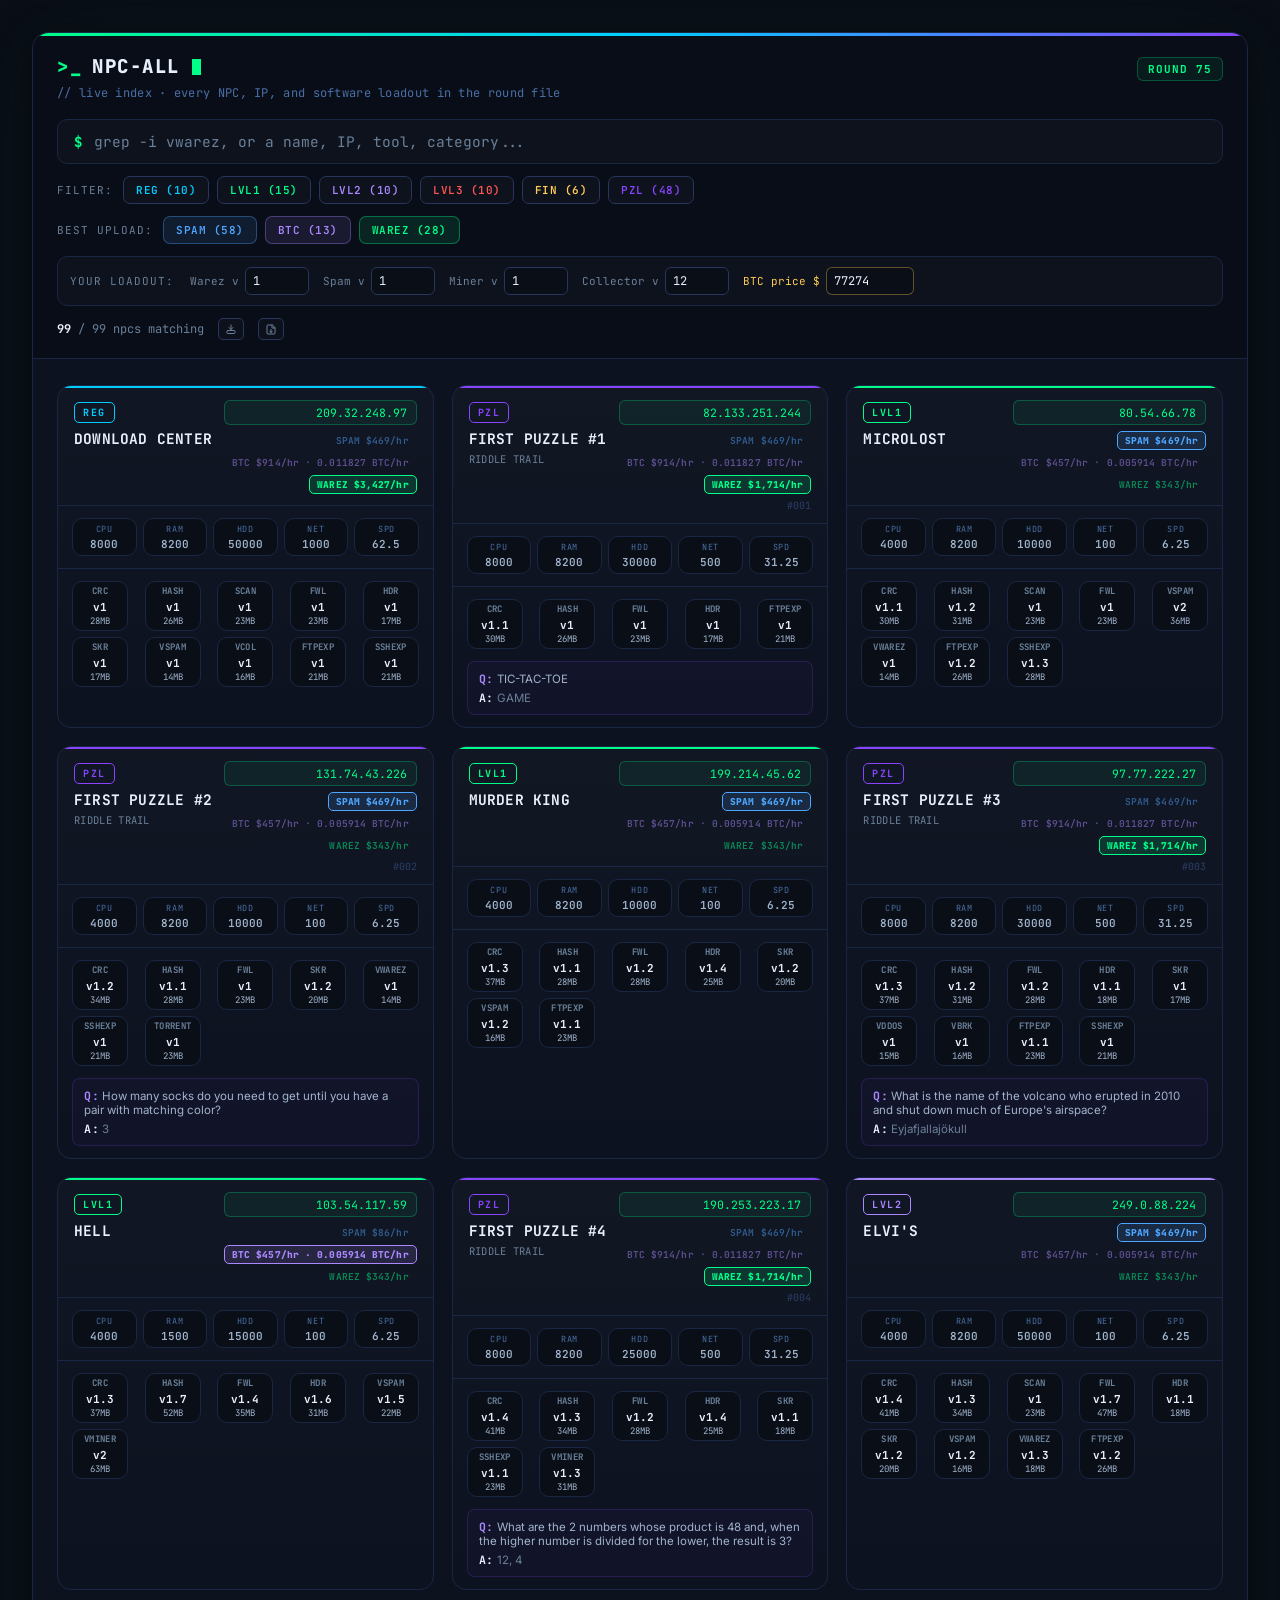
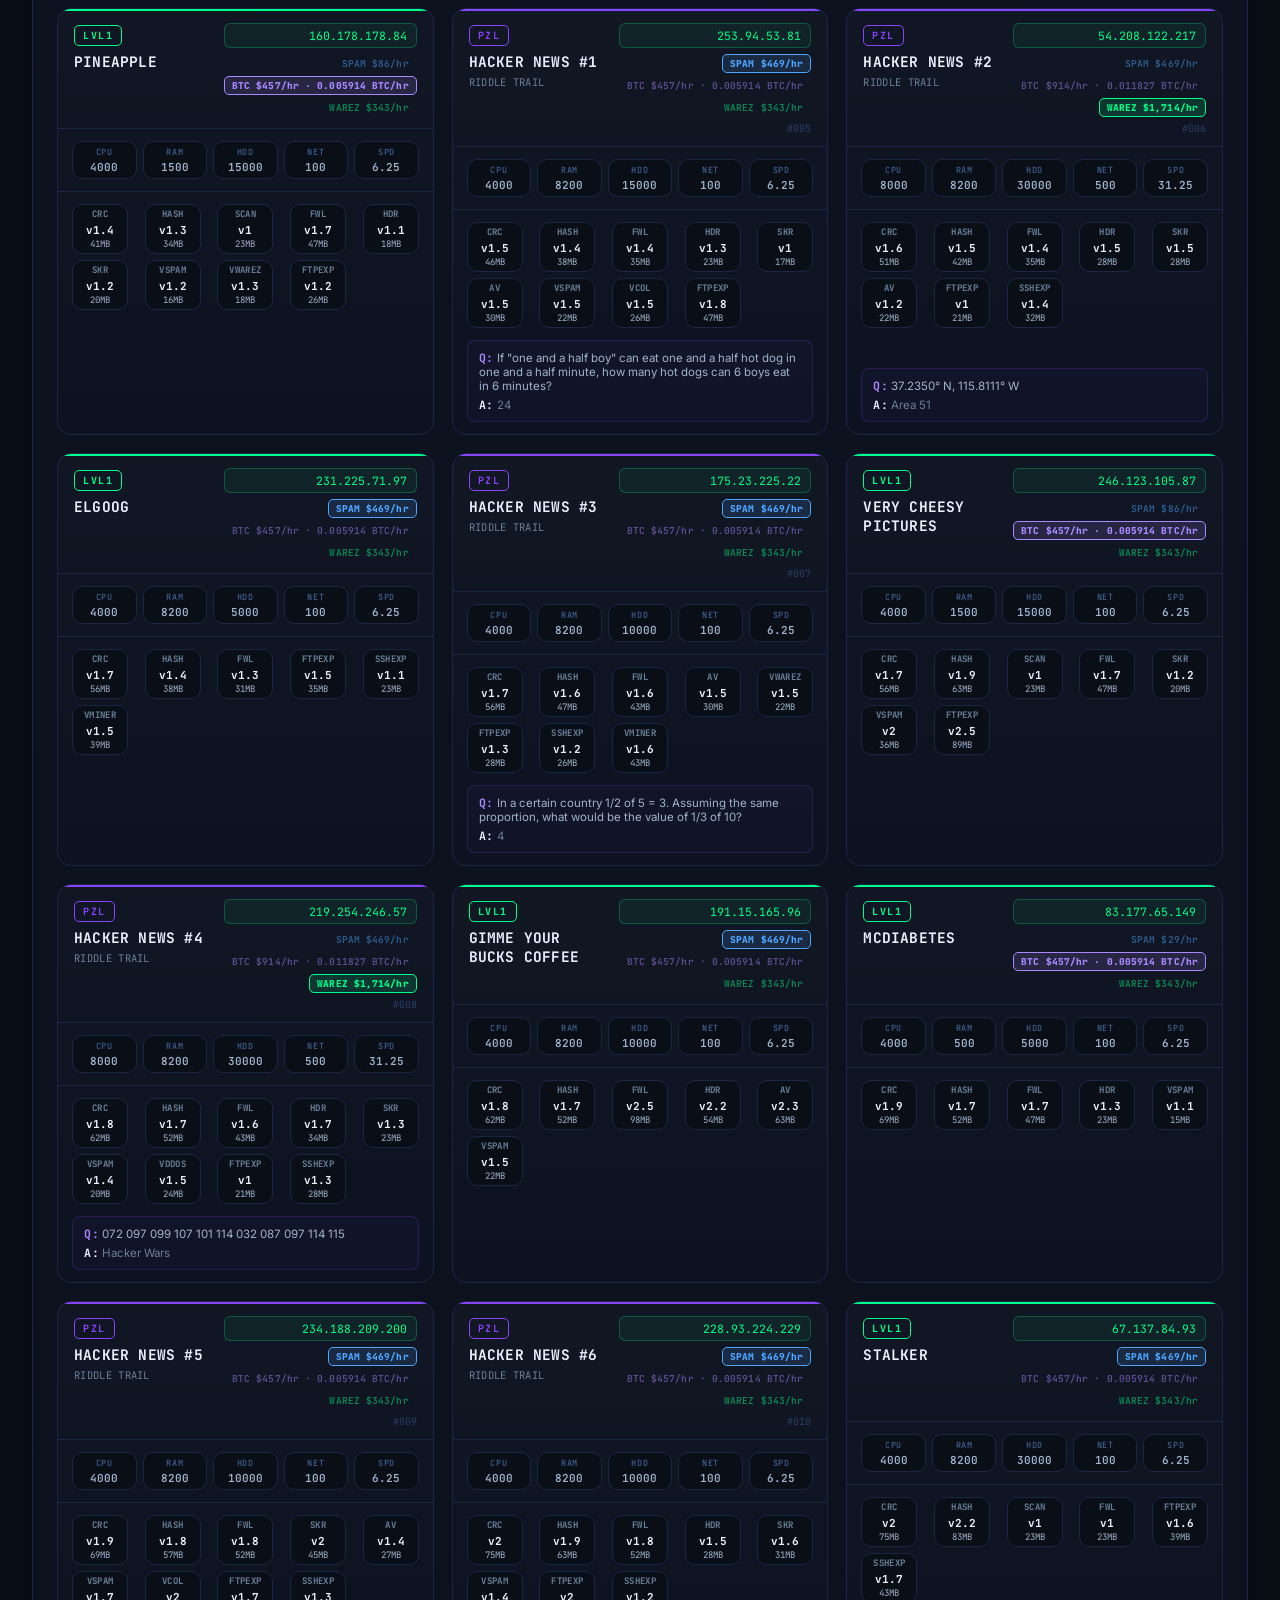
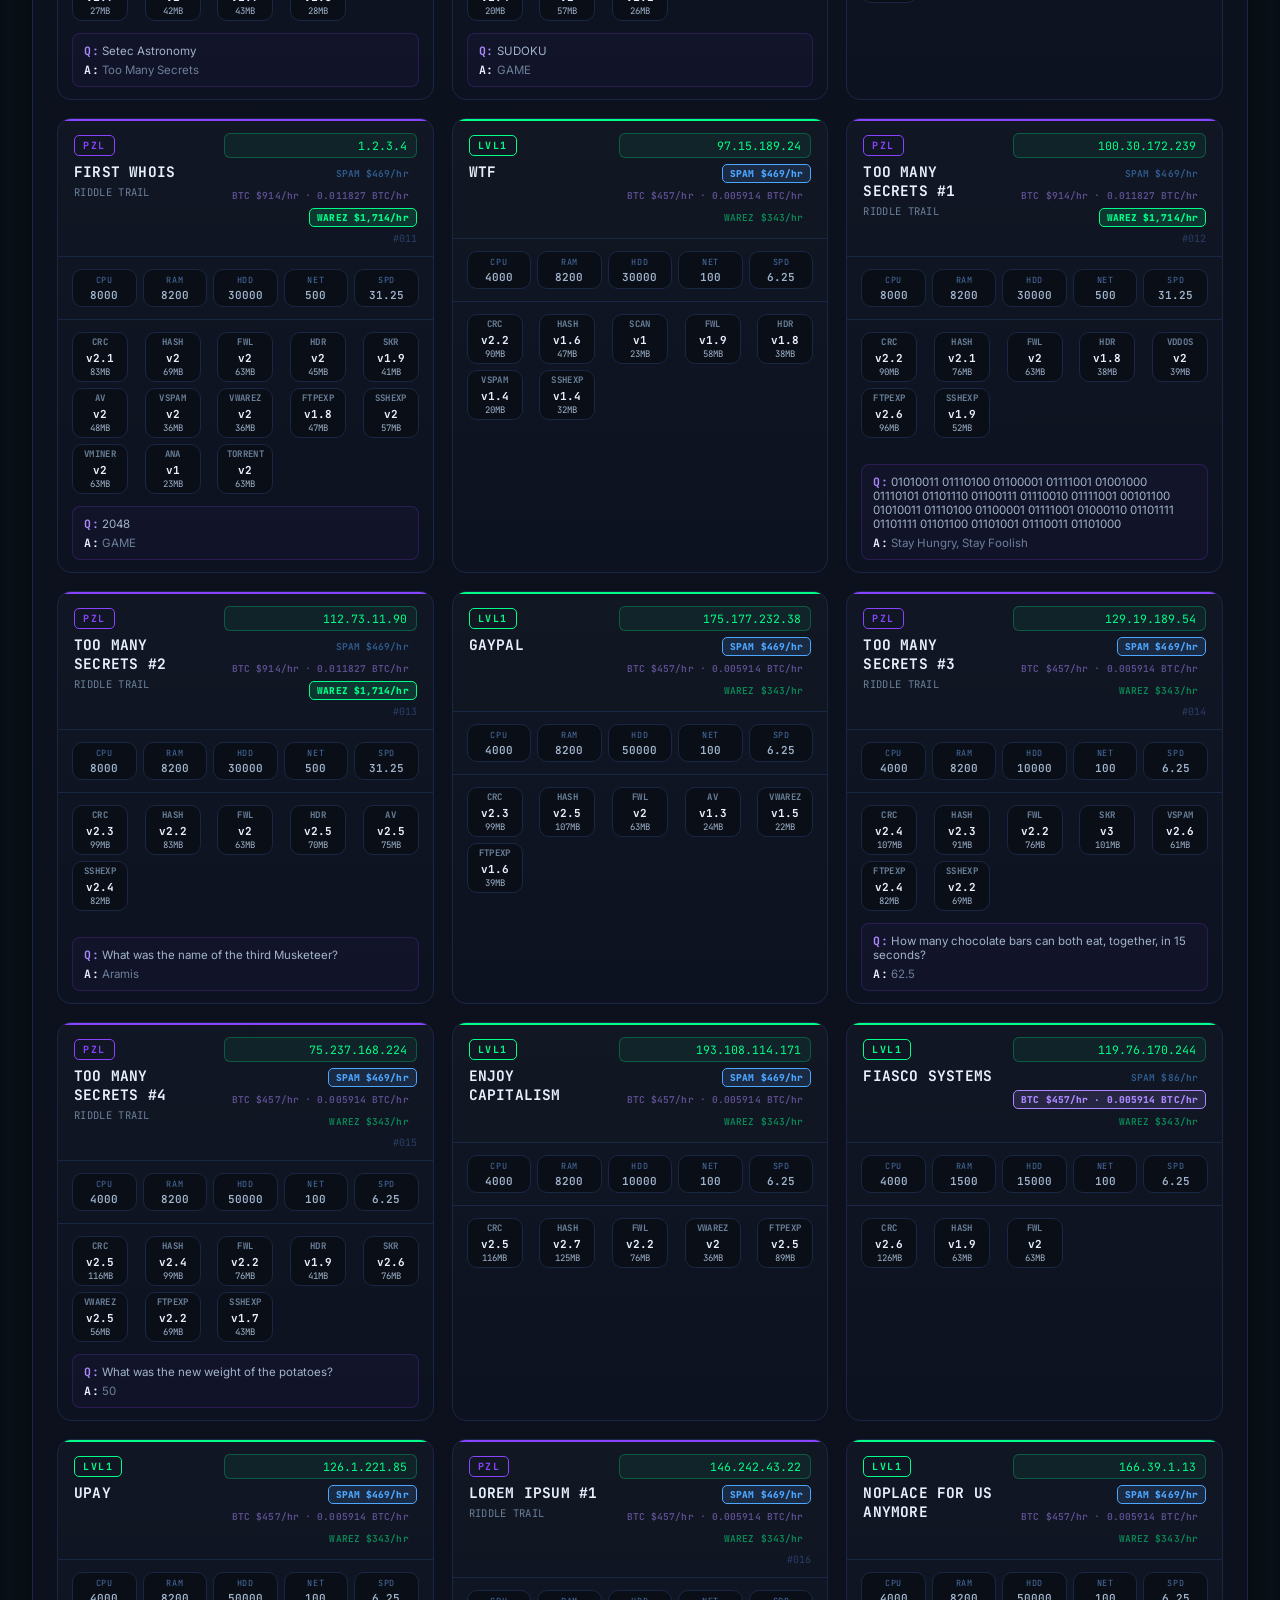
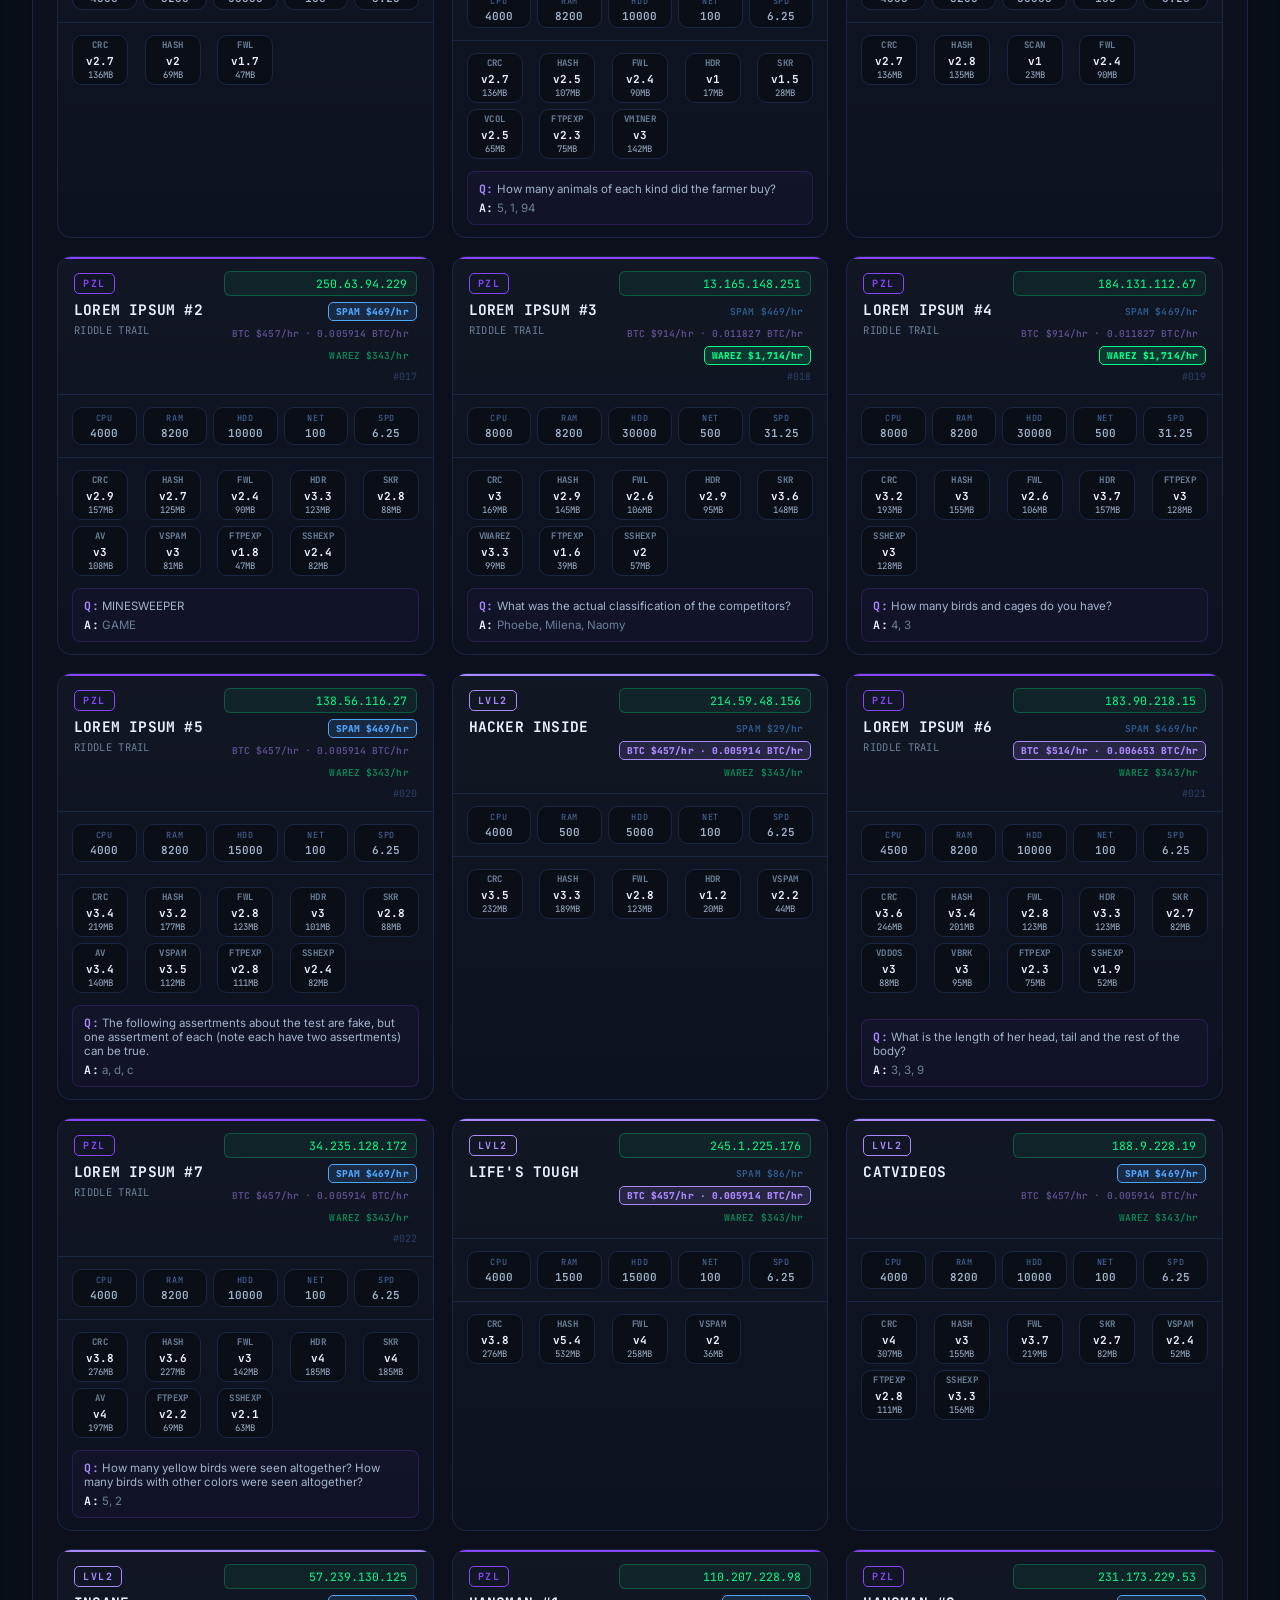
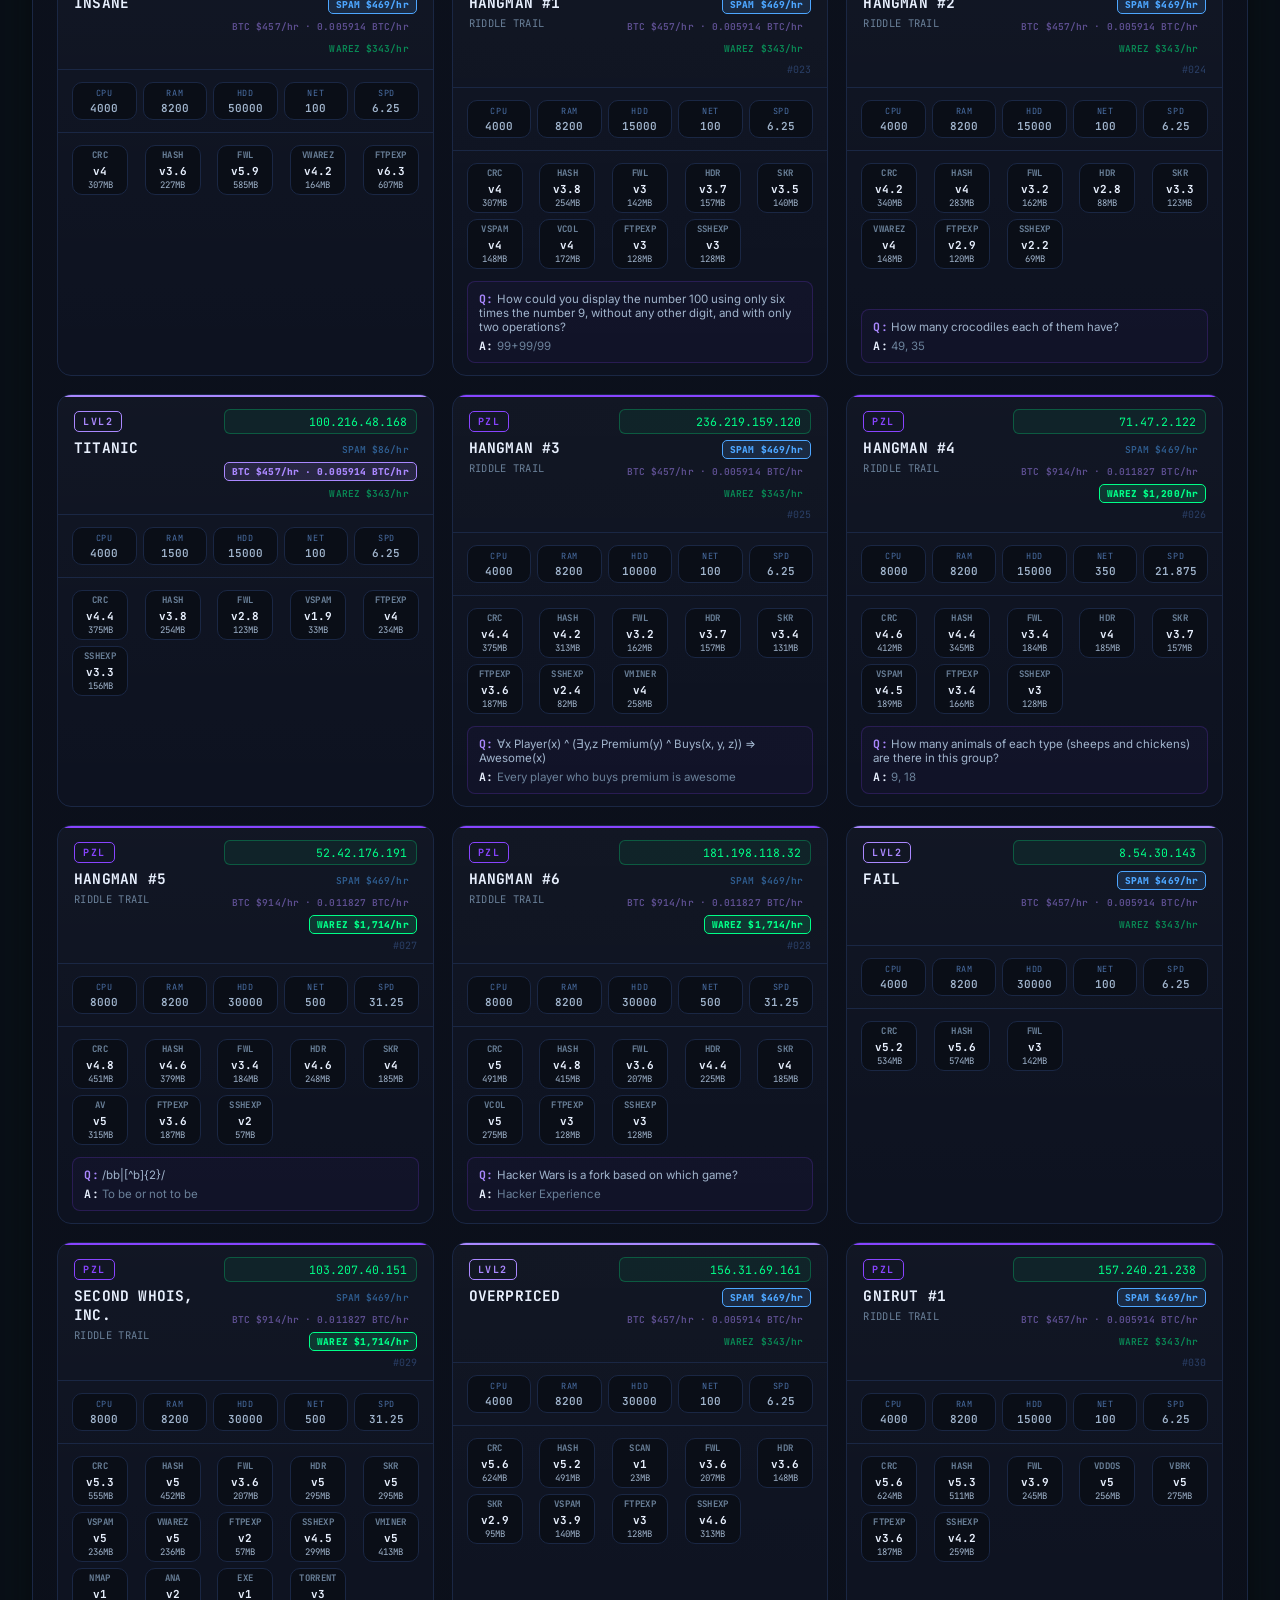
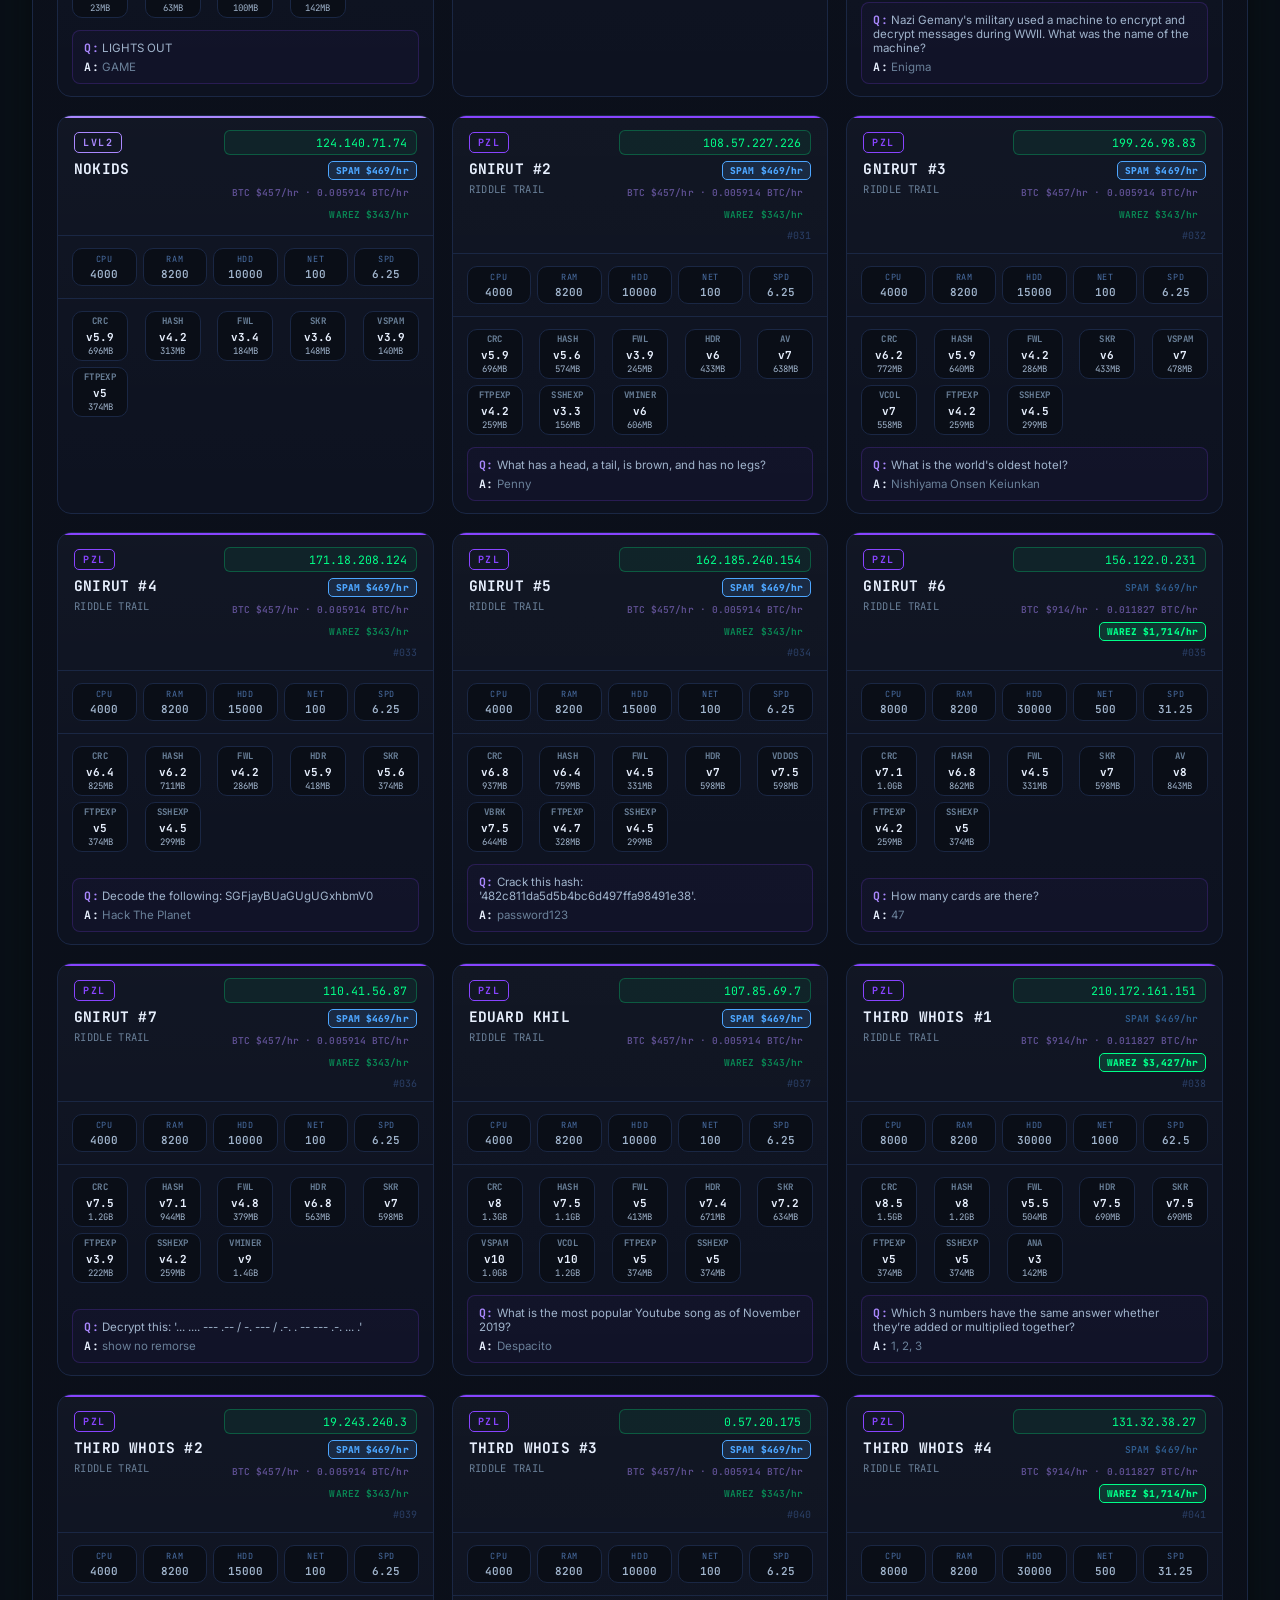
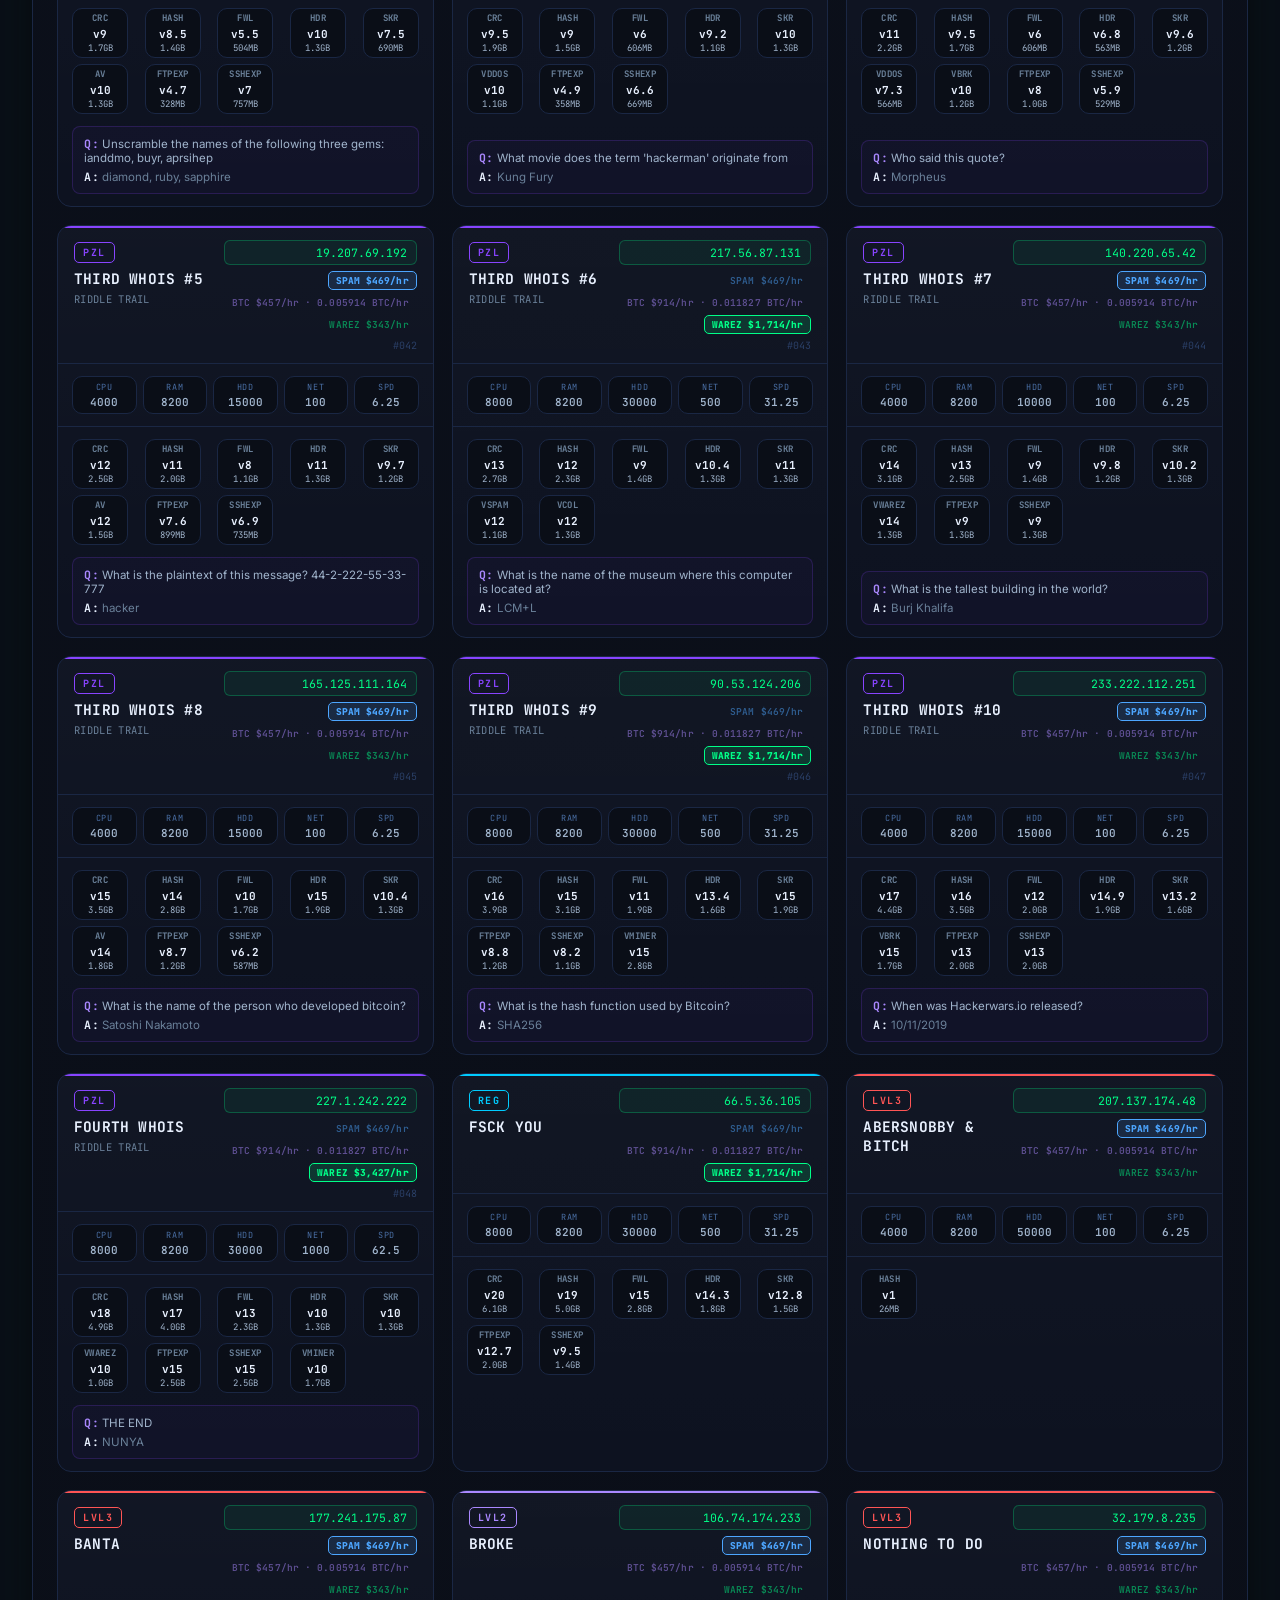
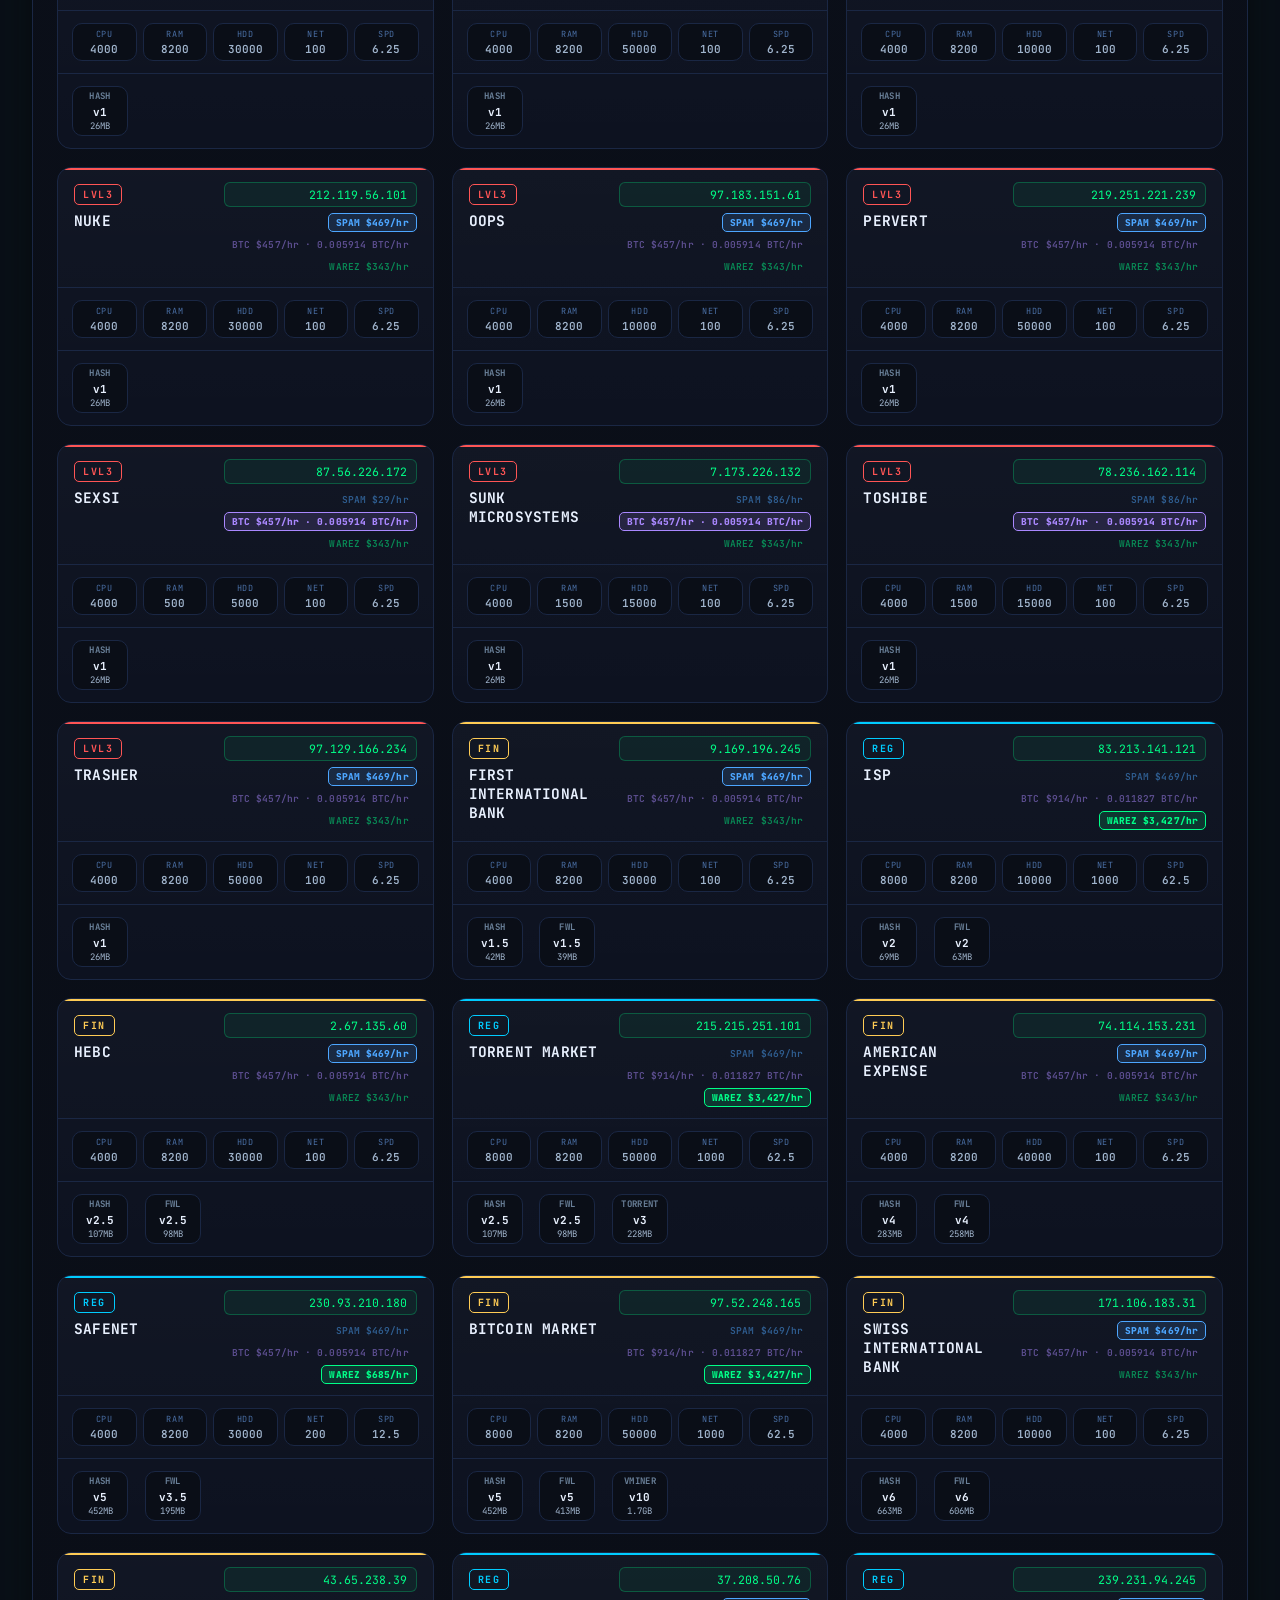
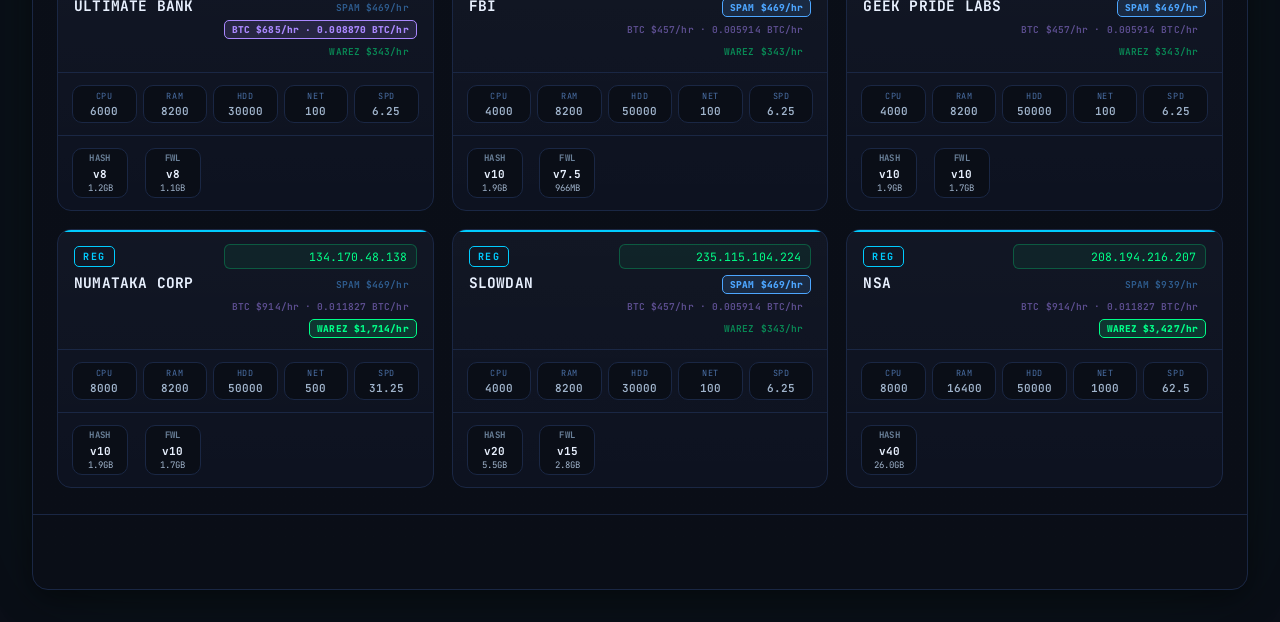
<file: npc-Round-75.html>
<!DOCTYPE html>
<html lang="en">
<head>
<meta charset="UTF-8">
<meta name="viewport" content="width=device-width, initial-scale=1.0">
<title>NPC-ALL // HackerWars Round 75</title>
<link rel="preconnect" href="https://fonts.googleapis.com">
<link rel="preconnect" href="https://fonts.gstatic.com" crossorigin>
<link href="https://fonts.googleapis.com/css2?family=JetBrains+Mono:wght@400;500;600;700;800&family=Inter:wght@400;500;600;700;800;900&display=swap" rel="stylesheet">
<style>
:root{
  --bg:#0a0e17;
  --surface:#0d1220;
  --surface-hi:rgba(255,255,255,0.02);
  --border:#1a2744;
  --border-hi:#26365c;
  --text:#e8f0fe;
  --muted:#a0b4cc;
  --dim:#6a8099;
  --dimmer:#4a6fa5;
  --dimmest:#2a3f66;
  --accent:#00ff88;
  --accent-dim:rgba(0,255,136,0.25);
  --cyan:#00ccff;
  --purple:#8844ff;
  --purple-lt:#aa88ff;
  --red:#ff5555;
  --gold:#ffcc55;
  --mono-data: 'JetBrains Mono', monospace;
  --mono-disp: 'JetBrains Mono', monospace;
  --sans: 'Inter', sans-serif;
}
*{box-sizing:border-box;}
html{scroll-behavior:smooth; background:var(--bg);}
body{
  margin:0;
  padding:32px;
  background:var(--bg);
  color:var(--muted);
  font-family:var(--sans);
  min-height:100vh;
  -webkit-font-smoothing:antialiased;
}
::selection{background:var(--accent);color:#04170c;}
a{color:var(--accent);}

/* ---------- page card ---------- */
.page-container{
  max-width:1400px; margin:0 auto;
  background:linear-gradient(180deg, var(--surface) 0%, var(--bg) 100%);
  border:1px solid var(--border);
  border-radius:16px;
  box-shadow:0 8px 32px rgba(0,0,0,0.5), 0 0 100px rgba(0,255,136,0.04);
}

/* ---------- header ---------- */
header{
  position:sticky; top:0; z-index:50;
  background:rgba(10,14,23,0.85);
  backdrop-filter:blur(8px);
  -webkit-backdrop-filter:blur(8px);
  border-bottom:1px solid var(--border);
  border-radius:16px 16px 0 0;
  overflow:hidden;
}
.header-inner{
  max-width:1400px; margin:0 auto; padding:16px 24px 18px;
}
.topbar-accent{
  height:3px; background:linear-gradient(90deg, var(--accent), var(--cyan), var(--purple));
  margin:-16px -24px 18px;
}
.brand-row{
  display:flex; align-items:baseline; justify-content:space-between; gap:16px; flex-wrap:wrap;
}
.brand{
  font-family:var(--mono-disp); font-weight:800; letter-spacing:1.5px;
  font-size:19px; color:var(--text); display:flex; align-items:center; gap:10px;
  text-transform:uppercase;
}
.brand .prompt{color:var(--accent);}
.brand .cursor{
  display:inline-block; width:9px; height:16px; background:var(--accent);
  animation:blink 1.1s steps(1) infinite; margin-left:2px; vertical-align:-2px;
}
@keyframes blink{ 50%{opacity:0;} }
.subline{color:var(--dimmer); font-size:12px; letter-spacing:0.3px; font-family:var(--mono-data); margin-top:4px;}
.round-badge{
  font-family:var(--mono-data); font-size:11px; font-weight:700; color:var(--accent);
  border:1px solid var(--accent-dim); background:rgba(0,255,136,0.06);
  padding:4px 10px; border-radius:6px; letter-spacing:1px;
}

.searchwrap{margin-top:18px;}
.search-line{
  display:flex; align-items:center; gap:10px;
  background:var(--surface-hi); border:1px solid var(--border);
  border-radius:10px; padding:11px 16px;
  transition:border-color .15s, box-shadow .15s;
}
.search-line:focus-within{
  border-color:var(--accent); box-shadow:0 0 0 3px rgba(0,255,136,0.10);
}
.search-line .glyph{color:var(--accent); font-weight:700; font-size:14px; font-family:var(--mono-data);}
.search-line input{
  flex:1; background:transparent; border:none; outline:none;
  color:var(--text); font-family:var(--mono-data); font-size:14.5px;
}
.search-line input::placeholder{color:var(--dim);}
.search-line .clear-btn{
  color:var(--dim); background:none; border:1px solid var(--border-hi);
  border-radius:6px; padding:4px 10px; font-family:var(--mono-data); font-size:11px;
  cursor:pointer; display:none; letter-spacing:0.5px;
}
.search-line .clear-btn:hover{color:var(--text); border-color:var(--accent);}

.filter-row{
  display:flex; gap:8px; margin-top:12px; flex-wrap:wrap; align-items:center;
}
.filter-row .flabel{color:var(--dim); font-size:11px; letter-spacing:1px; margin-right:2px; font-family:var(--mono-data); text-transform:uppercase;}

.loadout-row{
  display:flex; gap:14px; margin-top:12px; flex-wrap:wrap; align-items:center;
  padding:10px 12px; background:var(--surface-hi); border:1px solid var(--border); border-radius:10px;
}
.loadout-row .flabel{color:var(--dim); font-size:11px; letter-spacing:1px; margin-right:2px; font-family:var(--mono-data); text-transform:uppercase;}
.load-ctl{display:flex; align-items:center; gap:6px; font-family:var(--mono-data); font-size:11px; color:var(--dim);}
.load-ctl input{
  width:64px; background:var(--bg); border:1px solid var(--border-hi); border-radius:6px;
  color:var(--text); font-family:var(--mono-data); font-size:12px; padding:5px 7px; outline:none;
}
.load-ctl input:focus{border-color:var(--accent);}
.load-ctl.btc-ctl input{width:88px;}
.load-ctl.btc-ctl{color:var(--gold);}
.loadout-hint{
  margin-top:8px; font-size:11px; color:var(--gold); font-family:var(--mono-data);
  display:none;
}
.loadout-hint.show{display:block;}
.load-ctl.btc-ctl input{border-color:rgba(255,204,85,0.35);}
.chip{
  font-family:var(--mono-data); font-size:11px; font-weight:600; letter-spacing:0.5px;
  padding:6px 12px; border-radius:7px; border:1px solid var(--border-hi);
  background:var(--surface-hi); color:var(--dim); cursor:pointer;
  user-select:none; transition:all .12s;
}
.chip:hover{color:var(--text); border-color:var(--dim);}
.chip.active{color:#04170c; border-color:transparent; font-weight:700;}

.status-line{
  margin-top:12px; font-size:12px; color:var(--dim); font-family:var(--mono-data);
  display:flex; gap:14px; flex-wrap:wrap; align-items:center;
}
.status-line b{color:var(--text);}
.status-line .hit{color:var(--accent); font-weight:700;}
.copy-btn{
  display:inline-flex; align-items:center; justify-content:center;
  width:26px; height:22px; border-radius:5px; border:1px solid var(--border-hi);
  background:var(--surface-hi); color:var(--dim); cursor:pointer; flex-shrink:0;
  transition:all .12s;
}
.copy-btn:hover{color:var(--accent); border-color:var(--accent); background:rgba(0,255,136,0.06);}
.copy-btn svg{width:13px; height:13px;}
.copy-btn.copied{color:var(--accent); border-color:var(--accent); background:rgba(0,255,136,0.10);}

/* ---------- grid ---------- */
main{max-width:1400px; margin:0 auto; padding:26px 24px;}
.grid{
  display:grid;
  grid-template-columns:repeat(auto-fill, minmax(330px, 1fr));
  gap:18px;
}
.empty-state{
  text-align:center; padding:80px 20px; color:var(--dim);
  font-size:14px; display:none; font-family:var(--mono-data);
}
.empty-state .big{font-size:28px; color:var(--dimmest); margin-bottom:10px;}

/* ---------- card ---------- */
.card{
  background:linear-gradient(180deg, var(--surface-hi), transparent), var(--surface);
  border:1px solid var(--border);
  border-radius:14px; overflow:hidden;
  display:flex; flex-direction:column;
  position:relative;
  transition:border-color .15s ease, transform .15s ease;
}
.card::before{
  content:''; position:absolute; top:0; left:0; right:0; height:2px;
  background:var(--card-accent, var(--accent));
}
.card:hover{border-color:var(--border-hi); transform:translateY(-2px);}
.card.dimmed{opacity:0.25; filter:saturate(0.4);}

.card-head{
  padding:14px 16px 11px; border-bottom:1px solid var(--border);
  display:flex; align-items:flex-start; justify-content:space-between; gap:8px;
}
.card-head-l{min-width:0;}
.cat-badge{
  display:inline-block; font-size:10px; font-weight:700; letter-spacing:1.5px;
  padding:3px 8px; border-radius:5px; margin-bottom:7px;
  border:1px solid currentColor; font-family:var(--mono-data);
  text-transform:uppercase;
}
.npc-name{
  font-family:var(--mono-disp); font-weight:700; font-size:14.5px;
  color:var(--text); line-height:1.3; word-break:break-word; letter-spacing:0.2px;
}
.npc-note{font-size:10.5px; color:var(--dim); margin-top:3px; letter-spacing:.03em; font-family:var(--mono-data);}
.ip-pill{
  font-family:var(--mono-data); font-size:11.5px; color:var(--accent);
  background:rgba(0,255,136,0.06); border:1px solid var(--accent-dim);
  padding:4px 9px; border-radius:6px; white-space:nowrap; cursor:pointer;
  flex-shrink:0;
}
.ip-pill:hover{background:rgba(0,255,136,0.14);}
.v-spam{ color:#4da6ff; background:rgba(77,166,255,0.10); border:1px solid rgba(77,166,255,0.35); }
.v-miner{ color:var(--purple-lt); background:rgba(170,136,255,0.10); border:1px solid rgba(170,136,255,0.35); }
.v-warez{ color:var(--accent); background:rgba(0,255,136,0.10); border:1px solid rgba(0,255,136,0.35); }
.virus-chip.v-spam{ color:#4da6ff; border-color:rgba(77,166,255,0.35); }
.virus-chip.v-miner{ color:var(--purple-lt); border-color:rgba(170,136,255,0.35); }
.virus-chip.v-warez{ color:var(--accent); border-color:rgba(0,255,136,0.35); }
.virus-chip.v-spam.active{ background:#4da6ff; color:#04101c; border-color:transparent; }
.virus-chip.v-miner.active{ background:var(--purple-lt); color:#1a0d33; border-color:transparent; }
.virus-chip.v-warez.active{ background:var(--accent); color:#04170c; border-color:transparent; }
.num-badge{
  font-size:10px; color:var(--dimmest); font-family:var(--mono-data);
  margin-top:5px; text-align:right;
}
.rate-row{
  display:flex; flex-direction:column; gap:3px; margin-top:6px; align-items:flex-end;
}
.rate-line{
  font-family:var(--mono-data); font-size:9.5px; font-weight:600; letter-spacing:.01em;
  padding:2px 7px; border-radius:5px; border:1px solid transparent; white-space:nowrap;
  opacity:0.5;
}
.rate-line.rl-spam{color:#4da6ff;}
.rate-line.rl-warez{color:var(--accent);}
.rate-line.rl-miner{color:var(--purple-lt);}
.rate-line.best{opacity:1; font-weight:800;}
.rate-line.best.rl-spam{background:rgba(77,166,255,0.14); border-color:#4da6ff;}
.rate-line.best.rl-warez{background:rgba(0,255,136,0.14); border-color:var(--accent);}
.rate-line.best.rl-miner{background:rgba(170,136,255,0.14); border-color:var(--purple-lt);}

.stat-strip{
  display:grid; grid-template-columns:repeat(5,1fr); gap:6px;
  padding:12px 14px; border-bottom:1px solid var(--border);
}
.stat-box{
  background:var(--bg); border:1px solid var(--border);
  border-radius:10px; padding:5px 3px; text-align:center;
  height:38px; box-sizing:border-box; overflow:hidden;
  display:flex; flex-direction:column; align-items:center; justify-content:center;
}
.stat-box .k{font-size:8.5px; color:var(--dimmer); letter-spacing:.08em; font-family:var(--mono-data); white-space:nowrap;}
.stat-box .v{font-size:11px; color:var(--muted); font-weight:600; margin-top:2px; font-family:var(--mono-data); white-space:nowrap;}

.soft-grid{
  display:grid; grid-template-columns:repeat(auto-fill, 56px);
  grid-auto-rows:50px;
  justify-content:space-between; align-items:start;
  gap:6px; padding:12px 14px; flex:1;
}
.soft-box{
  background:var(--bg); border:1px solid var(--border);
  border-radius:10px; padding:5px 3px; text-align:center;
  height:50px; box-sizing:border-box; overflow:hidden;
  display:flex; flex-direction:column; align-items:center; justify-content:center;
  transition:all .12s;
}
.soft-box .code{
  font-size:9px; font-weight:700; color:var(--dim); letter-spacing:.04em;
  font-family:var(--mono-data); white-space:nowrap;
}
.soft-box .ver{font-size:11px; color:var(--text); font-weight:700; margin-top:3px; font-family:var(--mono-data); white-space:nowrap;}
.soft-box .sz{font-size:9px; color:var(--muted); margin-top:1px; font-family:var(--mono-data); white-space:nowrap;}
.soft-box.match{
  border-color:var(--accent); background:rgba(0,255,136,0.08);
  box-shadow:0 0 0 1px var(--accent), 0 0 12px rgba(0,255,136,0.20);
}
.soft-box.match .code{color:var(--accent);}
.no-soft{
  grid-column:1/-1; color:var(--dimmest); font-size:11px; text-align:center; padding:14px 0;
  font-family:var(--mono-data);
}

.riddle-box{
  margin:0 14px 12px; padding:9px 11px; background:rgba(136,68,255,0.04);
  border:1px solid rgba(136,68,255,0.2); border-radius:8px; font-size:11.5px;
}
.riddle-box .q{color:var(--muted);}
.riddle-box .q b{color:var(--purple-lt); font-weight:700; font-family:var(--mono-data); letter-spacing:0.5px;}
.riddle-box .a{color:var(--dim); margin-top:4px;}
.riddle-box .a b{color:var(--text); font-family:var(--mono-data); letter-spacing:0.5px;}

footer{
  max-width:1400px; margin:0 auto; padding:34px 24px 40px;
  color:var(--dimmest); font-size:11px; letter-spacing:.5px; text-align:center;
  font-family:var(--mono-data); border-top:1px solid var(--border);
  border-radius:0 0 16px 16px;
}
footer .p{color:var(--accent);}

@media (max-width:520px){
  .grid{grid-template-columns:1fr;}
  .brand{font-size:16px;}
}
@media (max-width:900px){
  body{padding:14px;}
  .page-container{border-radius:12px;}
  header{border-radius:12px 12px 0 0;}
  footer{border-radius:0 0 12px 12px;}
}
</style>
</head>
<body>

<div class="page-container">
<header>
  <div class="header-inner">
    <div class="topbar-accent"></div>
    <div class="brand-row">
      <div class="brand"><span class="prompt">&gt;_</span> NPC-ALL <span class="cursor"></span></div>
      <div class="round-badge">ROUND 75</div>
    </div>
    <div class="subline">// live index &middot; every NPC, IP, and software loadout in the round file</div>

    <div class="searchwrap">
      <div class="search-line">
        <span class="glyph">$</span>
        <input id="search" type="text" placeholder="grep -i vwarez, or a name, IP, tool, category..." autocomplete="off" spellcheck="false">
        <button class="clear-btn" id="clearBtn">clear</button>
      </div>
      <div class="filter-row" id="catFilters">
        <span class="flabel">filter:</span>
      </div>
      <div class="filter-row" id="virusFilters">
        <span class="flabel">best upload:</span>
      </div>
      <div class="loadout-row" id="loadoutRow">
        <span class="flabel">your loadout:</span>
        <label class="load-ctl"><span>Warez v</span><input type="number" id="lv-warez" min="1" max="99" step="0.1"></label>
        <label class="load-ctl"><span>Spam v</span><input type="number" id="lv-spam" min="1" max="99" step="0.1"></label>
        <label class="load-ctl"><span>Miner v</span><input type="number" id="lv-miner" min="1" max="99" step="0.1"></label>
        <label class="load-ctl"><span>Collector v</span><input type="number" id="lv-collector" min="0" max="99" step="0.1"></label>
        <label class="load-ctl btc-ctl" title="Miner mines a fixed BTC/hr based on CPU/version/collector — this converts it to $/hr and can flip whether Miner beats Spam/Warez."><span>BTC price $</span><input type="number" id="lv-btc" min="0" step="1" placeholder="e.g. 77274"></label>
      </div>
      <div class="loadout-hint" id="loadoutHint"></div>
      <div class="status-line">
        <span><b id="hitCount">0</b> / <span id="totalCount">0</span> npcs matching</span>
        <button class="copy-btn" id="copyIpsBtn" title="copy visible IP addresses">
          <svg viewBox="0 0 24 24" fill="none" stroke="currentColor" stroke-width="2" stroke-linecap="round" stroke-linejoin="round">
            <rect x="4" y="14" width="16" height="6" rx="1.5"></rect>
            <path d="M12 3v9"></path>
            <path d="M8 8l4 4 4-4"></path>
          </svg>
        </button>
        <button class="copy-btn" id="downloadAutoInfectBtn" title="download autoInfect.md (visible IPs + best upload)">
          <svg viewBox="0 0 24 24" fill="none" stroke="currentColor" stroke-width="2" stroke-linecap="round" stroke-linejoin="round">
            <path d="M14 3H6a2 2 0 0 0-2 2v14a2 2 0 0 0 2 2h12a2 2 0 0 0 2-2V9z"></path>
            <path d="M14 3v6h6"></path>
            <path d="M12 12v6"></path>
            <path d="M9.5 15.5 12 18l2.5-2.5"></path>
          </svg>
        </button>
        <span id="softHint"></span>
      </div>
    </div>
  </div>
</header>

<main>
  <div class="grid" id="grid"></div>
  <div class="empty-state" id="emptyState">
    <div class="big">¯\_(ツ)_/¯</div>
    no NPCs match that query &mdash; try a tool code like <code>vwarez</code>, <code>vminer</code>, or a name/IP fragment
  </div>
</main>

<footer>
</footer>
</div>

<script>
const RECORDS = [{"cat":"REGULAR NPC","ip":"209.32.248.97","name":"DOWNLOAD CENTER","note":"","num":"","cpu":8000,"ram":8200,"hdd":50000,"net":1000,"speed1":62.5,"speed2":125,"soft":{"CRC":{"version":1,"size":28},"HASH":{"version":1,"size":26},"SCAN":{"version":1,"size":23},"FWL":{"version":1,"size":23},"HDR":{"version":1,"size":17},"SKR":{"version":1,"size":17},"VSPAM":{"version":1,"size":14},"VCOL":{"version":1,"size":16},"FTPEXP":{"version":1,"size":21},"SSHEXP":{"version":1,"size":21}},"q":"","a":""},{"cat":"RIDDLE TRAIL NPC","ip":"82.133.251.244","name":"FIRST PUZZLE #1","note":"RIDDLE TRAIL","num":"001","cpu":8000,"ram":8200,"hdd":30000,"net":500,"speed1":31.25,"speed2":62.5,"soft":{"CRC":{"version":1.1,"size":30},"HASH":{"version":1,"size":26},"FWL":{"version":1,"size":23},"HDR":{"version":1,"size":17},"FTPEXP":{"version":1,"size":21}},"q":"TIC-TAC-TOE","a":"GAME"},{"cat":"LEVEL 3 MISSION NPC","ip":"207.137.174.48","name":"ABERSNOBBY & BITCH","note":"","num":"","cpu":4000,"ram":8200,"hdd":50000,"net":100,"speed1":6.25,"speed2":12.5,"soft":{"HASH":{"version":1,"size":26}},"q":"","a":""},{"cat":"LEVEL 3 MISSION NPC","ip":"177.241.175.87","name":"BANTA","note":"","num":"","cpu":4000,"ram":8200,"hdd":30000,"net":100,"speed1":6.25,"speed2":12.5,"soft":{"HASH":{"version":1,"size":26}},"q":"","a":""},{"cat":"LEVEL 2 MISSION NPC","ip":"106.74.174.233","name":"BROKE","note":"","num":"","cpu":4000,"ram":8200,"hdd":50000,"net":100,"speed1":6.25,"speed2":12.5,"soft":{"HASH":{"version":1,"size":26}},"q":"","a":""},{"cat":"LEVEL 3 MISSION NPC","ip":"32.179.8.235","name":"NOTHING TO DO","note":"","num":"","cpu":4000,"ram":8200,"hdd":10000,"net":100,"speed1":6.25,"speed2":12.5,"soft":{"HASH":{"version":1,"size":26}},"q":"","a":""},{"cat":"LEVEL 3 MISSION NPC","ip":"212.119.56.101","name":"NUKE","note":"","num":"","cpu":4000,"ram":8200,"hdd":30000,"net":100,"speed1":6.25,"speed2":12.5,"soft":{"HASH":{"version":1,"size":26}},"q":"","a":""},{"cat":"LEVEL 3 MISSION NPC","ip":"97.183.151.61","name":"OOPS","note":"","num":"","cpu":4000,"ram":8200,"hdd":10000,"net":100,"speed1":6.25,"speed2":12.5,"soft":{"HASH":{"version":1,"size":26}},"q":"","a":""},{"cat":"LEVEL 3 MISSION NPC","ip":"219.251.221.239","name":"PERVERT","note":"","num":"","cpu":4000,"ram":8200,"hdd":50000,"net":100,"speed1":6.25,"speed2":12.5,"soft":{"HASH":{"version":1,"size":26}},"q":"","a":""},{"cat":"LEVEL 3 MISSION NPC","ip":"87.56.226.172","name":"SEXSI","note":"","num":"","cpu":4000,"ram":500,"hdd":5000,"net":100,"speed1":6.25,"speed2":12.5,"soft":{"HASH":{"version":1,"size":26}},"q":"","a":""},{"cat":"LEVEL 3 MISSION NPC","ip":"7.173.226.132","name":"SUNK MICROSYSTEMS","note":"","num":"","cpu":4000,"ram":1500,"hdd":15000,"net":100,"speed1":6.25,"speed2":12.5,"soft":{"HASH":{"version":1,"size":26}},"q":"","a":""},{"cat":"LEVEL 3 MISSION NPC","ip":"78.236.162.114","name":"TOSHIBE","note":"","num":"","cpu":4000,"ram":1500,"hdd":15000,"net":100,"speed1":6.25,"speed2":12.5,"soft":{"HASH":{"version":1,"size":26}},"q":"","a":""},{"cat":"LEVEL 3 MISSION NPC","ip":"97.129.166.234","name":"TRASHER","note":"","num":"","cpu":4000,"ram":8200,"hdd":50000,"net":100,"speed1":6.25,"speed2":12.5,"soft":{"HASH":{"version":1,"size":26}},"q":"","a":""},{"cat":"RIDDLE TRAIL NPC","ip":"131.74.43.226","name":"FIRST PUZZLE #2","note":"RIDDLE TRAIL","num":"002","cpu":4000,"ram":8200,"hdd":10000,"net":100,"speed1":6.25,"speed2":12.5,"soft":{"CRC":{"version":1.2,"size":34},"HASH":{"version":1.1,"size":28},"FWL":{"version":1,"size":23},"SKR":{"version":1.2,"size":20},"VWAREZ":{"version":1,"size":14},"SSHEXP":{"version":1,"size":21},"TORRENT":{"version":1,"size":23}},"q":"How many socks do you need to get until you have a pair with matching color?","a":3.0},{"cat":"LEVEL 1 MISSION NPC","ip":"80.54.66.78","name":"MICROLOST","note":"","num":"","cpu":4000,"ram":8200,"hdd":10000,"net":100,"speed1":6.25,"speed2":12.5,"soft":{"CRC":{"version":1.1,"size":30},"HASH":{"version":1.2,"size":31},"SCAN":{"version":1,"size":23},"FWL":{"version":1,"size":23},"VSPAM":{"version":2,"size":36},"VWAREZ":{"version":1,"size":14},"FTPEXP":{"version":1.2,"size":26},"SSHEXP":{"version":1.3,"size":28}},"q":"","a":""},{"cat":"LEVEL 1 MISSION NPC","ip":"199.214.45.62","name":"MURDER KING","note":"","num":"","cpu":4000,"ram":8200,"hdd":10000,"net":100,"speed1":6.25,"speed2":12.5,"soft":{"CRC":{"version":1.3,"size":37},"HASH":{"version":1.1,"size":28},"FWL":{"version":1.2,"size":28},"HDR":{"version":1.4,"size":25},"SKR":{"version":1.2,"size":20},"VSPAM":{"version":1.2,"size":16},"FTPEXP":{"version":1.1,"size":23}},"q":"","a":""},{"cat":"RIDDLE TRAIL NPC","ip":"97.77.222.27","name":"FIRST PUZZLE #3","note":"RIDDLE TRAIL","num":"003","cpu":8000,"ram":8200,"hdd":30000,"net":500,"speed1":31.25,"speed2":62.5,"soft":{"CRC":{"version":1.3,"size":37},"HASH":{"version":1.2,"size":31},"FWL":{"version":1.2,"size":28},"HDR":{"version":1.1,"size":18},"SKR":{"version":1,"size":17},"VDDOS":{"version":1,"size":15},"VBRK":{"version":1,"size":16},"FTPEXP":{"version":1.1,"size":23},"SSHEXP":{"version":1,"size":21}},"q":"What is the name of the volcano who erupted in 2010 and shut down much of Europe's airspace?","a":"Eyjafjallajökull"},{"cat":"RIDDLE TRAIL NPC","ip":"190.253.223.17","name":"FIRST PUZZLE #4","note":"RIDDLE TRAIL","num":"004","cpu":8000,"ram":8200,"hdd":25000,"net":500,"speed1":31.25,"speed2":62.5,"soft":{"CRC":{"version":1.4,"size":41},"HASH":{"version":1.3,"size":34},"FWL":{"version":1.2,"size":28},"HDR":{"version":1.4,"size":25},"SKR":{"version":1.1,"size":18},"SSHEXP":{"version":1.1,"size":23},"VMINER":{"version":1.3,"size":31}},"q":"What are the 2 numbers whose product is 48 and, when the higher number is divided for the lower, the result is 3?","a":"12, 4"},{"cat":"LEVEL 2 MISSION NPC","ip":"249.0.88.224","name":"ELVI'S","note":"","num":"","cpu":4000,"ram":8200,"hdd":50000,"net":100,"speed1":6.25,"speed2":12.5,"soft":{"CRC":{"version":1.4,"size":41},"HASH":{"version":1.3,"size":34},"SCAN":{"version":1,"size":23},"FWL":{"version":1.7,"size":47},"HDR":{"version":1.1,"size":18},"SKR":{"version":1.2,"size":20},"VSPAM":{"version":1.2,"size":16},"VWAREZ":{"version":1.3,"size":18},"FTPEXP":{"version":1.2,"size":26}},"q":"","a":""},{"cat":"LEVEL 1 MISSION NPC","ip":"160.178.178.84","name":"PINEAPPLE","note":"","num":"","cpu":4000,"ram":1500,"hdd":15000,"net":100,"speed1":6.25,"speed2":12.5,"soft":{"CRC":{"version":1.4,"size":41},"HASH":{"version":1.3,"size":34},"SCAN":{"version":1,"size":23},"FWL":{"version":1.7,"size":47},"HDR":{"version":1.1,"size":18},"SKR":{"version":1.2,"size":20},"VSPAM":{"version":1.2,"size":16},"VWAREZ":{"version":1.3,"size":18},"FTPEXP":{"version":1.2,"size":26}},"q":"","a":""},{"cat":"LEVEL 1 MISSION NPC","ip":"231.225.71.97","name":"ELGOOG","note":"","num":"","cpu":4000,"ram":8200,"hdd":5000,"net":100,"speed1":6.25,"speed2":12.5,"soft":{"CRC":{"version":1.7,"size":56},"HASH":{"version":1.4,"size":38},"FWL":{"version":1.3,"size":31},"FTPEXP":{"version":1.5,"size":35},"SSHEXP":{"version":1.1,"size":23},"VMINER":{"version":1.5,"size":39}},"q":"","a":""},{"cat":"RIDDLE TRAIL NPC","ip":"253.94.53.81","name":"HACKER NEWS #1","note":"RIDDLE TRAIL","num":"005","cpu":4000,"ram":8200,"hdd":15000,"net":100,"speed1":6.25,"speed2":12.5,"soft":{"CRC":{"version":1.5,"size":46},"HASH":{"version":1.4,"size":38},"FWL":{"version":1.4,"size":35},"HDR":{"version":1.3,"size":23},"SKR":{"version":1,"size":17},"AV":{"version":1.5,"size":30},"VSPAM":{"version":1.5,"size":22},"VCOL":{"version":1.5,"size":26},"FTPEXP":{"version":1.8,"size":47}},"q":"If \"one and a half boy\" can eat one and a half hot dog in one and a half minute, how many hot dogs can 6 boys eat in 6 minutes?","a":24.0},{"cat":"RIDDLE TRAIL NPC","ip":"54.208.122.217","name":"HACKER NEWS #2","note":"RIDDLE TRAIL","num":"006","cpu":8000,"ram":8200,"hdd":30000,"net":500,"speed1":31.25,"speed2":62.5,"soft":{"CRC":{"version":1.6,"size":51},"HASH":{"version":1.5,"size":42},"FWL":{"version":1.4,"size":35},"HDR":{"version":1.5,"size":28},"SKR":{"version":1.5,"size":28},"AV":{"version":1.2,"size":22},"FTPEXP":{"version":1,"size":21},"SSHEXP":{"version":1.4,"size":32}},"q":"37.2350° N, 115.8111° W","a":"Area 51"},{"cat":"FINANCIAL NPC","ip":"9.169.196.245","name":"FIRST INTERNATIONAL BANK","note":"","num":"","cpu":4000,"ram":8200,"hdd":30000,"net":100,"speed1":6.25,"speed2":12.5,"soft":{"HASH":{"version":1.5,"size":42},"FWL":{"version":1.5,"size":39}},"q":"","a":""},{"cat":"RIDDLE TRAIL NPC","ip":"175.23.225.22","name":"HACKER NEWS #3","note":"RIDDLE TRAIL","num":"007","cpu":4000,"ram":8200,"hdd":10000,"net":100,"speed1":6.25,"speed2":12.5,"soft":{"CRC":{"version":1.7,"size":56},"HASH":{"version":1.6,"size":47},"FWL":{"version":1.6,"size":43},"AV":{"version":1.5,"size":30},"VWAREZ":{"version":1.5,"size":22},"FTPEXP":{"version":1.3,"size":28},"SSHEXP":{"version":1.2,"size":26},"VMINER":{"version":1.6,"size":43}},"q":"In a certain country 1/2 of 5 = 3. Assuming the same proportion, what would be the value of 1/3 of 10?","a":4.0},{"cat":"LEVEL 1 MISSION NPC","ip":"97.15.189.24","name":"WTF","note":"","num":"","cpu":4000,"ram":8200,"hdd":30000,"net":100,"speed1":6.25,"speed2":12.5,"soft":{"CRC":{"version":2.2,"size":90},"HASH":{"version":1.6,"size":47},"SCAN":{"version":1,"size":23},"FWL":{"version":1.9,"size":58},"HDR":{"version":1.8,"size":38},"VSPAM":{"version":1.4,"size":20},"SSHEXP":{"version":1.4,"size":32}},"q":"","a":""},{"cat":"LEVEL 1 MISSION NPC","ip":"103.54.117.59","name":"HELL","note":"","num":"","cpu":4000,"ram":1500,"hdd":15000,"net":100,"speed1":6.25,"speed2":12.5,"soft":{"CRC":{"version":1.3,"size":37},"HASH":{"version":1.7,"size":52},"FWL":{"version":1.4,"size":35},"HDR":{"version":1.6,"size":31},"VSPAM":{"version":1.5,"size":22},"VMINER":{"version":2,"size":63}},"q":"","a":""},{"cat":"RIDDLE TRAIL NPC","ip":"219.254.246.57","name":"HACKER NEWS #4","note":"RIDDLE TRAIL","num":"008","cpu":8000,"ram":8200,"hdd":30000,"net":500,"speed1":31.25,"speed2":62.5,"soft":{"CRC":{"version":1.8,"size":62},"HASH":{"version":1.7,"size":52},"FWL":{"version":1.6,"size":43},"HDR":{"version":1.7,"size":34},"SKR":{"version":1.3,"size":23},"VSPAM":{"version":1.4,"size":20},"VDDOS":{"version":1.5,"size":24},"FTPEXP":{"version":1,"size":21},"SSHEXP":{"version":1.3,"size":28}},"q":"072 097 099 107 101 114 032 087 097 114 115 ","a":"Hacker Wars"},{"cat":"LEVEL 1 MISSION NPC","ip":"83.177.65.149","name":"MCDIABETES","note":"","num":"","cpu":4000,"ram":500,"hdd":5000,"net":100,"speed1":6.25,"speed2":12.5,"soft":{"CRC":{"version":1.9,"size":69},"HASH":{"version":1.7,"size":52},"FWL":{"version":1.7,"size":47},"HDR":{"version":1.3,"size":23},"VSPAM":{"version":1.1,"size":15}},"q":"","a":""},{"cat":"LEVEL 1 MISSION NPC","ip":"191.15.165.96","name":"GIMME YOUR BUCKS COFFEE","note":"","num":"","cpu":4000,"ram":8200,"hdd":10000,"net":100,"speed1":6.25,"speed2":12.5,"soft":{"CRC":{"version":1.8,"size":62},"HASH":{"version":1.7,"size":52},"FWL":{"version":2.5,"size":98},"HDR":{"version":2.2,"size":54},"AV":{"version":2.3,"size":63},"VSPAM":{"version":1.5,"size":22}},"q":"","a":""},{"cat":"RIDDLE TRAIL NPC","ip":"234.188.209.200","name":"HACKER NEWS #5","note":"RIDDLE TRAIL","num":"009","cpu":4000,"ram":8200,"hdd":10000,"net":100,"speed1":6.25,"speed2":12.5,"soft":{"CRC":{"version":1.9,"size":69},"HASH":{"version":1.8,"size":57},"FWL":{"version":1.8,"size":52},"SKR":{"version":2,"size":45},"AV":{"version":1.4,"size":27},"VSPAM":{"version":1.7,"size":27},"VCOL":{"version":2,"size":42},"FTPEXP":{"version":1.7,"size":43},"SSHEXP":{"version":1.3,"size":28}},"q":"Setec Astronomy","a":"Too Many Secrets"},{"cat":"LEVEL 1 MISSION NPC","ip":"246.123.105.87","name":"VERY CHEESY PICTURES","note":"","num":"","cpu":4000,"ram":1500,"hdd":15000,"net":100,"speed1":6.25,"speed2":12.5,"soft":{"CRC":{"version":1.7,"size":56},"HASH":{"version":1.9,"size":63},"SCAN":{"version":1,"size":23},"FWL":{"version":1.7,"size":47},"SKR":{"version":1.2,"size":20},"VSPAM":{"version":2,"size":36},"FTPEXP":{"version":2.5,"size":89}},"q":"","a":""},{"cat":"RIDDLE TRAIL NPC","ip":"228.93.224.229","name":"HACKER NEWS #6","note":"RIDDLE TRAIL","num":"010","cpu":4000,"ram":8200,"hdd":10000,"net":100,"speed1":6.25,"speed2":12.5,"soft":{"CRC":{"version":2,"size":75},"HASH":{"version":1.9,"size":63},"FWL":{"version":1.8,"size":52},"HDR":{"version":1.5,"size":28},"SKR":{"version":1.6,"size":31},"VSPAM":{"version":1.4,"size":20},"FTPEXP":{"version":2,"size":57},"SSHEXP":{"version":1.2,"size":26}},"q":"SUDOKU","a":"GAME"},{"cat":"LEVEL 1 MISSION NPC","ip":"119.76.170.244","name":"FIASCO SYSTEMS","note":"","num":"","cpu":4000,"ram":1500,"hdd":15000,"net":100,"speed1":6.25,"speed2":12.5,"soft":{"CRC":{"version":2.6,"size":126},"HASH":{"version":1.9,"size":63},"FWL":{"version":2,"size":63}},"q":"","a":""},{"cat":"LEVEL 1 MISSION NPC","ip":"126.1.221.85","name":"UPAY","note":"","num":"","cpu":4000,"ram":8200,"hdd":50000,"net":100,"speed1":6.25,"speed2":12.5,"soft":{"CRC":{"version":2.7,"size":136},"HASH":{"version":2,"size":69},"FWL":{"version":1.7,"size":47}},"q":"","a":""},{"cat":"RIDDLE TRAIL NPC","ip":"1.2.3.4","name":"FIRST WHOIS","note":"RIDDLE TRAIL","num":"011","cpu":8000,"ram":8200,"hdd":30000,"net":500,"speed1":31.25,"speed2":62.5,"soft":{"CRC":{"version":2.1,"size":83},"HASH":{"version":2,"size":69},"FWL":{"version":2,"size":63},"HDR":{"version":2,"size":45},"SKR":{"version":1.9,"size":41},"AV":{"version":2,"size":48},"VSPAM":{"version":2,"size":36},"VWAREZ":{"version":2,"size":36},"FTPEXP":{"version":1.8,"size":47},"SSHEXP":{"version":2,"size":57},"VMINER":{"version":2,"size":63},"ANA":{"version":1,"size":23},"TORRENT":{"version":2,"size":63}},"q":"2048","a":"GAME"},{"cat":"REGULAR NPC","ip":"83.213.141.121","name":"ISP","note":"","num":"","cpu":8000.0,"ram":8200.0,"hdd":10000.0,"net":1000.0,"speed1":62.5,"speed2":125.0,"soft":{"HASH":{"version":2,"size":69},"FWL":{"version":2,"size":63}},"q":"","a":""},{"cat":"RIDDLE TRAIL NPC","ip":"100.30.172.239","name":"TOO MANY SECRETS #1","note":"RIDDLE TRAIL","num":"012","cpu":8000,"ram":8200,"hdd":30000,"net":500,"speed1":31.25,"speed2":62.5,"soft":{"CRC":{"version":2.2,"size":90},"HASH":{"version":2.1,"size":76},"FWL":{"version":2,"size":63},"HDR":{"version":1.8,"size":38},"VDDOS":{"version":2,"size":39},"FTPEXP":{"version":2.6,"size":96},"SSHEXP":{"version":1.9,"size":52}},"q":"01010011 01110100 01100001 01111001 01001000 01110101 01101110 01100111 01110010 01111001 00101100 01010011 01110100 01100001 01111001 01000110 01101111 01101111 01101100 01101001 01110011 01101000","a":"Stay Hungry, Stay Foolish"},{"cat":"LEVEL 1 MISSION NPC","ip":"67.137.84.93","name":"STALKER","note":"","num":"","cpu":4000,"ram":8200,"hdd":30000,"net":100,"speed1":6.25,"speed2":12.5,"soft":{"CRC":{"version":2,"size":75},"HASH":{"version":2.2,"size":83},"SCAN":{"version":1,"size":23},"FWL":{"version":1,"size":23},"FTPEXP":{"version":1.6,"size":39},"SSHEXP":{"version":1.7,"size":43}},"q":"","a":""},{"cat":"RIDDLE TRAIL NPC","ip":"112.73.11.90","name":"TOO MANY SECRETS #2","note":"RIDDLE TRAIL","num":"013","cpu":8000,"ram":8200,"hdd":30000,"net":500,"speed1":31.25,"speed2":62.5,"soft":{"CRC":{"version":2.3,"size":99},"HASH":{"version":2.2,"size":83},"FWL":{"version":2,"size":63},"HDR":{"version":2.5,"size":70},"AV":{"version":2.5,"size":75},"SSHEXP":{"version":2.4,"size":82}},"q":"What was the name of the third Musketeer?","a":"Aramis"},{"cat":"RIDDLE TRAIL NPC","ip":"129.19.189.54","name":"TOO MANY SECRETS #3","note":"RIDDLE TRAIL","num":"014","cpu":4000,"ram":8200,"hdd":10000,"net":100,"speed1":6.25,"speed2":12.5,"soft":{"CRC":{"version":2.4,"size":107},"HASH":{"version":2.3,"size":91},"FWL":{"version":2.2,"size":76},"SKR":{"version":3,"size":101},"VSPAM":{"version":2.6,"size":61},"FTPEXP":{"version":2.4,"size":82},"SSHEXP":{"version":2.2,"size":69}},"q":"How many chocolate bars can both eat, together, in 15 seconds?","a":"62.5"},{"cat":"RIDDLE TRAIL NPC","ip":"75.237.168.224","name":"TOO MANY SECRETS #4","note":"RIDDLE TRAIL","num":"015","cpu":4000,"ram":8200,"hdd":50000,"net":100,"speed1":6.25,"speed2":12.5,"soft":{"CRC":{"version":2.5,"size":116},"HASH":{"version":2.4,"size":99},"FWL":{"version":2.2,"size":76},"HDR":{"version":1.9,"size":41},"SKR":{"version":2.6,"size":76},"VWAREZ":{"version":2.5,"size":56},"FTPEXP":{"version":2.2,"size":69},"SSHEXP":{"version":1.7,"size":43}},"q":"What was the new weight of the potatoes?","a":50.0},{"cat":"LEVEL 1 MISSION NPC","ip":"175.177.232.38","name":"GAYPAL","note":"","num":"","cpu":4000,"ram":8200,"hdd":50000,"net":100,"speed1":6.25,"speed2":12.5,"soft":{"CRC":{"version":2.3,"size":99},"HASH":{"version":2.5,"size":107},"FWL":{"version":2,"size":63},"AV":{"version":1.3,"size":24},"VWAREZ":{"version":1.5,"size":22},"FTPEXP":{"version":1.6,"size":39}},"q":"","a":""},{"cat":"RIDDLE TRAIL NPC","ip":"146.242.43.22","name":"LOREM IPSUM #1","note":"RIDDLE TRAIL","num":"016","cpu":4000,"ram":8200,"hdd":10000,"net":100,"speed1":6.25,"speed2":12.5,"soft":{"CRC":{"version":2.7,"size":136},"HASH":{"version":2.5,"size":107},"FWL":{"version":2.4,"size":90},"HDR":{"version":1,"size":17},"SKR":{"version":1.5,"size":28},"VCOL":{"version":2.5,"size":65},"FTPEXP":{"version":2.3,"size":75},"VMINER":{"version":3,"size":142}},"q":"How many animals of each kind did the farmer buy?","a":"5, 1, 94"},{"cat":"FINANCIAL NPC","ip":"2.67.135.60","name":"HEBC","note":"","num":"","cpu":4000,"ram":8200,"hdd":30000,"net":100,"speed1":6.25,"speed2":12.5,"soft":{"HASH":{"version":2.5,"size":107},"FWL":{"version":2.5,"size":98}},"q":"","a":""},{"cat":"REGULAR NPC","ip":"215.215.251.101","name":"TORRENT MARKET","note":"","num":"","cpu":8000,"ram":8200,"hdd":50000,"net":1000,"speed1":62.5,"speed2":125,"soft":{"HASH":{"version":2.5,"size":107},"FWL":{"version":2.5,"size":98},"TORRENT":{"version":3,"size":228}},"q":"","a":""},{"cat":"LEVEL 1 MISSION NPC","ip":"193.108.114.171","name":"ENJOY CAPITALISM","note":"","num":"","cpu":4000,"ram":8200,"hdd":10000,"net":100,"speed1":6.25,"speed2":12.5,"soft":{"CRC":{"version":2.5,"size":116},"HASH":{"version":2.7,"size":125},"FWL":{"version":2.2,"size":76},"VWAREZ":{"version":2,"size":36},"FTPEXP":{"version":2.5,"size":89}},"q":"","a":""},{"cat":"RIDDLE TRAIL NPC","ip":"250.63.94.229","name":"LOREM IPSUM #2","note":"RIDDLE TRAIL","num":"017","cpu":4000,"ram":8200,"hdd":10000,"net":100,"speed1":6.25,"speed2":12.5,"soft":{"CRC":{"version":2.9,"size":157},"HASH":{"version":2.7,"size":125},"FWL":{"version":2.4,"size":90},"HDR":{"version":3.3,"size":123},"SKR":{"version":2.8,"size":88},"AV":{"version":3,"size":108},"VSPAM":{"version":3,"size":81},"FTPEXP":{"version":1.8,"size":47},"SSHEXP":{"version":2.4,"size":82}},"q":"MINESWEEPER","a":"GAME"},{"cat":"LEVEL 1 MISSION NPC","ip":"166.39.1.13","name":"NOPLACE FOR US ANYMORE","note":"","num":"","cpu":4000,"ram":8200,"hdd":50000,"net":100,"speed1":6.25,"speed2":12.5,"soft":{"CRC":{"version":2.7,"size":136},"HASH":{"version":2.8,"size":135},"SCAN":{"version":1,"size":23},"FWL":{"version":2.4,"size":90}},"q":"","a":""},{"cat":"RIDDLE TRAIL NPC","ip":"13.165.148.251","name":"LOREM IPSUM #3","note":"RIDDLE TRAIL","num":"018","cpu":8000,"ram":8200,"hdd":30000,"net":500,"speed1":31.25,"speed2":62.5,"soft":{"CRC":{"version":3,"size":169},"HASH":{"version":2.9,"size":145},"FWL":{"version":2.6,"size":106},"HDR":{"version":2.9,"size":95},"SKR":{"version":3.6,"size":148},"VWAREZ":{"version":3.3,"size":99},"FTPEXP":{"version":1.6,"size":39},"SSHEXP":{"version":2,"size":57}},"q":"What was the actual classification of the competitors?","a":"Phoebe, Milena, Naomy"},{"cat":"RIDDLE TRAIL NPC","ip":"184.131.112.67","name":"LOREM IPSUM #4","note":"RIDDLE TRAIL","num":"019","cpu":8000,"ram":8200,"hdd":30000,"net":500,"speed1":31.25,"speed2":62.5,"soft":{"CRC":{"version":3.2,"size":193},"HASH":{"version":3,"size":155},"FWL":{"version":2.6,"size":106},"HDR":{"version":3.7,"size":157},"FTPEXP":{"version":3,"size":128},"SSHEXP":{"version":3,"size":128}},"q":"How many birds and cages do you have?","a":"4, 3"},{"cat":"LEVEL 2 MISSION NPC","ip":"188.9.228.19","name":"CATVIDEOS","note":"","num":"","cpu":4000,"ram":8200,"hdd":10000,"net":100,"speed1":6.25,"speed2":12.5,"soft":{"CRC":{"version":4,"size":307},"HASH":{"version":3,"size":155},"FWL":{"version":3.7,"size":219},"SKR":{"version":2.7,"size":82},"VSPAM":{"version":2.4,"size":52},"FTPEXP":{"version":2.8,"size":111},"SSHEXP":{"version":3.3,"size":156}},"q":"","a":""},{"cat":"RIDDLE TRAIL NPC","ip":"138.56.116.27","name":"LOREM IPSUM #5","note":"RIDDLE TRAIL","num":"020","cpu":4000,"ram":8200,"hdd":15000,"net":100,"speed1":6.25,"speed2":12.5,"soft":{"CRC":{"version":3.4,"size":219},"HASH":{"version":3.2,"size":177},"FWL":{"version":2.8,"size":123},"HDR":{"version":3,"size":101},"SKR":{"version":2.8,"size":88},"AV":{"version":3.4,"size":140},"VSPAM":{"version":3.5,"size":112},"FTPEXP":{"version":2.8,"size":111},"SSHEXP":{"version":2.4,"size":82}},"q":"The following assertments about the test are fake, but one assertment of each (note each have two assertments) can be true.","a":"a, d, c"},{"cat":"LEVEL 2 MISSION NPC","ip":"214.59.48.156","name":"HACKER INSIDE","note":"","num":"","cpu":4000,"ram":500,"hdd":5000,"net":100,"speed1":6.25,"speed2":12.5,"soft":{"CRC":{"version":3.5,"size":232},"HASH":{"version":3.3,"size":189},"FWL":{"version":2.8,"size":123},"HDR":{"version":1.2,"size":20},"VSPAM":{"version":2.2,"size":44}},"q":"","a":""},{"cat":"RIDDLE TRAIL NPC","ip":"183.90.218.15","name":"LOREM IPSUM #6","note":"RIDDLE TRAIL","num":"021","cpu":4500,"ram":8200,"hdd":10000,"net":100,"speed1":6.25,"speed2":12.5,"soft":{"CRC":{"version":3.6,"size":246},"HASH":{"version":3.4,"size":201},"FWL":{"version":2.8,"size":123},"HDR":{"version":3.3,"size":123},"SKR":{"version":2.7,"size":82},"VDDOS":{"version":3,"size":88},"VBRK":{"version":3,"size":95},"FTPEXP":{"version":2.3,"size":75},"SSHEXP":{"version":1.9,"size":52}},"q":"What is the length of her head, tail and the rest of the body?","a":"3, 3, 9"},{"cat":"RIDDLE TRAIL NPC","ip":"34.235.128.172","name":"LOREM IPSUM #7","note":"RIDDLE TRAIL","num":"022","cpu":4000,"ram":8200,"hdd":10000,"net":100,"speed1":6.25,"speed2":12.5,"soft":{"CRC":{"version":3.8,"size":276},"HASH":{"version":3.6,"size":227},"FWL":{"version":3,"size":142},"HDR":{"version":4,"size":185},"SKR":{"version":4,"size":185},"AV":{"version":4,"size":197},"FTPEXP":{"version":2.2,"size":69},"SSHEXP":{"version":2.1,"size":63}},"q":"How many yellow birds were seen altogether? How many birds with other colors were seen altogether?","a":"5, 2"},{"cat":"LEVEL 2 MISSION NPC","ip":"57.239.130.125","name":"INSANE","note":"","num":"","cpu":4000,"ram":8200,"hdd":50000,"net":100,"speed1":6.25,"speed2":12.5,"soft":{"CRC":{"version":4,"size":307},"HASH":{"version":3.6,"size":227},"FWL":{"version":5.9,"size":585},"VWAREZ":{"version":4.2,"size":164},"FTPEXP":{"version":6.3,"size":607}},"q":"","a":""},{"cat":"LEVEL 2 MISSION NPC","ip":"100.216.48.168","name":"TITANIC","note":"","num":"","cpu":4000,"ram":1500,"hdd":15000,"net":100,"speed1":6.25,"speed2":12.5,"soft":{"CRC":{"version":4.4,"size":375},"HASH":{"version":3.8,"size":254},"FWL":{"version":2.8,"size":123},"VSPAM":{"version":1.9,"size":33},"FTPEXP":{"version":4,"size":234},"SSHEXP":{"version":3.3,"size":156}},"q":"","a":""},{"cat":"RIDDLE TRAIL NPC","ip":"110.207.228.98","name":"HANGMAN #1","note":"RIDDLE TRAIL","num":"023","cpu":4000,"ram":8200,"hdd":15000,"net":100,"speed1":6.25,"speed2":12.5,"soft":{"CRC":{"version":4,"size":307},"HASH":{"version":3.8,"size":254},"FWL":{"version":3,"size":142},"HDR":{"version":3.7,"size":157},"SKR":{"version":3.5,"size":140},"VSPAM":{"version":4,"size":148},"VCOL":{"version":4,"size":172},"FTPEXP":{"version":3,"size":128},"SSHEXP":{"version":3,"size":128}},"q":"How could you display the number 100 using only six times the number 9, without any other digit, and with only two operations?","a":"99+99/99"},{"cat":"RIDDLE TRAIL NPC","ip":"231.173.229.53","name":"HANGMAN #2","note":"RIDDLE TRAIL","num":"024","cpu":4000,"ram":8200,"hdd":15000,"net":100,"speed1":6.25,"speed2":12.5,"soft":{"CRC":{"version":4.2,"size":340},"HASH":{"version":4,"size":283},"FWL":{"version":3.2,"size":162},"HDR":{"version":2.8,"size":88},"SKR":{"version":3.3,"size":123},"VWAREZ":{"version":4,"size":148},"FTPEXP":{"version":2.9,"size":120},"SSHEXP":{"version":2.2,"size":69}},"q":"How many crocodiles each of them have?","a":"49, 35"},{"cat":"FINANCIAL NPC","ip":"74.114.153.231","name":"AMERICAN EXPENSE","note":"","num":"","cpu":4000,"ram":8200,"hdd":40000,"net":100,"speed1":6.25,"speed2":12.5,"soft":{"HASH":{"version":4,"size":283},"FWL":{"version":4,"size":258}},"q":"","a":""},{"cat":"RIDDLE TRAIL NPC","ip":"236.219.159.120","name":"HANGMAN #3","note":"RIDDLE TRAIL","num":"025","cpu":4000,"ram":8200,"hdd":10000,"net":100,"speed1":6.25,"speed2":12.5,"soft":{"CRC":{"version":4.4,"size":375},"HASH":{"version":4.2,"size":313},"FWL":{"version":3.2,"size":162},"HDR":{"version":3.7,"size":157},"SKR":{"version":3.4,"size":131},"FTPEXP":{"version":3.6,"size":187},"SSHEXP":{"version":2.4,"size":82},"VMINER":{"version":4,"size":258}},"q":"∀x Player(x) ^ (∃y,z Premium(y) ^ Buys(x, y, z)) => Awesome(x)","a":"Every player who buys premium is awesome"},{"cat":"LEVEL 2 MISSION NPC","ip":"124.140.71.74","name":"NOKIDS","note":"","num":"","cpu":4000,"ram":8200,"hdd":10000,"net":100,"speed1":6.25,"speed2":12.5,"soft":{"CRC":{"version":5.9,"size":696},"HASH":{"version":4.2,"size":313},"FWL":{"version":3.4,"size":184},"SKR":{"version":3.6,"size":148},"VSPAM":{"version":3.9,"size":140},"FTPEXP":{"version":5,"size":374}},"q":"","a":""},{"cat":"RIDDLE TRAIL NPC","ip":"71.47.2.122","name":"HANGMAN #4","note":"RIDDLE TRAIL","num":"026","cpu":8000,"ram":8200,"hdd":15000,"net":350,"speed1":21.875,"speed2":43.75,"soft":{"CRC":{"version":4.6,"size":412},"HASH":{"version":4.4,"size":345},"FWL":{"version":3.4,"size":184},"HDR":{"version":4,"size":185},"SKR":{"version":3.7,"size":157},"VSPAM":{"version":4.5,"size":189},"FTPEXP":{"version":3.4,"size":166},"SSHEXP":{"version":3,"size":128}},"q":"How many animals of each type (sheeps and chickens) are there in this group?","a":"9, 18"},{"cat":"RIDDLE TRAIL NPC","ip":"52.42.176.191","name":"HANGMAN #5","note":"RIDDLE TRAIL","num":"027","cpu":8000,"ram":8200,"hdd":30000,"net":500,"speed1":31.25,"speed2":62.5,"soft":{"CRC":{"version":4.8,"size":451},"HASH":{"version":4.6,"size":379},"FWL":{"version":3.4,"size":184},"HDR":{"version":4.6,"size":248},"SKR":{"version":4,"size":185},"AV":{"version":5,"size":315},"FTPEXP":{"version":3.6,"size":187},"SSHEXP":{"version":2,"size":57}},"q":"/bb|[^b]{2}/","a":"To be or not to be"},{"cat":"RIDDLE TRAIL NPC","ip":"181.198.118.32","name":"HANGMAN #6","note":"RIDDLE TRAIL","num":"028","cpu":8000,"ram":8200,"hdd":30000,"net":500,"speed1":31.25,"speed2":62.5,"soft":{"CRC":{"version":5,"size":491},"HASH":{"version":4.8,"size":415},"FWL":{"version":3.6,"size":207},"HDR":{"version":4.4,"size":225},"SKR":{"version":4,"size":185},"VCOL":{"version":5,"size":275},"FTPEXP":{"version":3,"size":128},"SSHEXP":{"version":3,"size":128}},"q":"Hacker Wars is a fork based on which game?","a":"Hacker Experience"},{"cat":"REGULAR NPC","ip":"230.93.210.180","name":"SAFENET","note":"","num":"","cpu":4000,"ram":8200,"hdd":30000,"net":200,"speed1":12.5,"speed2":25,"soft":{"HASH":{"version":5,"size":452},"FWL":{"version":3.5,"size":195}},"q":"","a":""},{"cat":"RIDDLE TRAIL NPC","ip":"103.207.40.151","name":"SECOND WHOIS, INC.","note":"RIDDLE TRAIL","num":"029","cpu":8000,"ram":8200,"hdd":30000,"net":500,"speed1":31.25,"speed2":62.5,"soft":{"CRC":{"version":5.3,"size":555},"HASH":{"version":5,"size":452},"FWL":{"version":3.6,"size":207},"HDR":{"version":5,"size":295},"SKR":{"version":5,"size":295},"VSPAM":{"version":5,"size":236},"VWAREZ":{"version":5,"size":236},"FTPEXP":{"version":2,"size":57},"SSHEXP":{"version":4.5,"size":299},"VMINER":{"version":5,"size":413},"NMAP":{"version":1,"size":23},"ANA":{"version":2,"size":63},"EXE":{"version":1,"size":100},"TORRENT":{"version":3,"size":142}},"q":"LIGHTS OUT","a":"GAME"},{"cat":"FINANCIAL NPC","ip":"97.52.248.165","name":"BITCOIN MARKET","note":"","num":"","cpu":8000,"ram":8200,"hdd":50000,"net":1000,"speed1":62.5,"speed2":125,"soft":{"HASH":{"version":5,"size":452},"FWL":{"version":5,"size":413},"VMINER":{"version":10,"size":1740.8}},"q":"","a":""},{"cat":"LEVEL 2 MISSION NPC","ip":"156.31.69.161","name":"OVERPRICED","note":"","num":"","cpu":4000,"ram":8200,"hdd":30000,"net":100,"speed1":6.25,"speed2":12.5,"soft":{"CRC":{"version":5.6,"size":624},"HASH":{"version":5.2,"size":491},"SCAN":{"version":1,"size":23},"FWL":{"version":3.6,"size":207},"HDR":{"version":3.6,"size":148},"SKR":{"version":2.9,"size":95},"VSPAM":{"version":3.9,"size":140},"FTPEXP":{"version":3,"size":128},"SSHEXP":{"version":4.6,"size":313}},"q":"","a":""},{"cat":"RIDDLE TRAIL NPC","ip":"157.240.21.238","name":"GNIRUT #1","note":"RIDDLE TRAIL","num":"030","cpu":4000,"ram":8200,"hdd":15000,"net":100,"speed1":6.25,"speed2":12.5,"soft":{"CRC":{"version":5.6,"size":624},"HASH":{"version":5.3,"size":511},"FWL":{"version":3.9,"size":245},"VDDOS":{"version":5,"size":256},"VBRK":{"version":5,"size":275},"FTPEXP":{"version":3.6,"size":187},"SSHEXP":{"version":4.2,"size":259}},"q":"Nazi Gemany's military used a machine to encrypt and decrypt messages during WWII. What was the name of the machine?","a":"Enigma"},{"cat":"LEVEL 2 MISSION NPC","ip":"245.1.225.176","name":"LIFE'S TOUGH","note":"","num":"","cpu":4000,"ram":1500,"hdd":15000,"net":100,"speed1":6.25,"speed2":12.5,"soft":{"CRC":{"version":3.8,"size":276},"HASH":{"version":5.4,"size":532},"FWL":{"version":4,"size":258},"VSPAM":{"version":2,"size":36}},"q":"","a":""},{"cat":"LEVEL 2 MISSION NPC","ip":"8.54.30.143","name":"FAIL","note":"","num":"","cpu":4000,"ram":8200,"hdd":30000,"net":100,"speed1":6.25,"speed2":12.5,"soft":{"CRC":{"version":5.2,"size":534},"HASH":{"version":5.6,"size":574},"FWL":{"version":3,"size":142}},"q":"","a":""},{"cat":"RIDDLE TRAIL NPC","ip":"108.57.227.226","name":"GNIRUT #2","note":"RIDDLE TRAIL","num":"031","cpu":4000,"ram":8200,"hdd":10000,"net":100,"speed1":6.25,"speed2":12.5,"soft":{"CRC":{"version":5.9,"size":696},"HASH":{"version":5.6,"size":574},"FWL":{"version":3.9,"size":245},"HDR":{"version":6,"size":433},"AV":{"version":7,"size":638},"FTPEXP":{"version":4.2,"size":259},"SSHEXP":{"version":3.3,"size":156},"VMINER":{"version":6,"size":606}},"q":"What has a head, a tail, is brown, and has no legs?","a":"Penny"},{"cat":"RIDDLE TRAIL NPC","ip":"199.26.98.83","name":"GNIRUT #3","note":"RIDDLE TRAIL","num":"032","cpu":4000,"ram":8200,"hdd":15000,"net":100,"speed1":6.25,"speed2":12.5,"soft":{"CRC":{"version":6.2,"size":772},"HASH":{"version":5.9,"size":640},"FWL":{"version":4.2,"size":286},"SKR":{"version":6,"size":433},"VSPAM":{"version":7,"size":478},"VCOL":{"version":7,"size":558},"FTPEXP":{"version":4.2,"size":259},"SSHEXP":{"version":4.5,"size":299}},"q":"What is the world's oldest hotel?","a":"Nishiyama Onsen Keiunkan"},{"cat":"FINANCIAL NPC","ip":"171.106.183.31","name":"SWISS INTERNATIONAL BANK","note":"","num":"","cpu":4000,"ram":8200,"hdd":10000,"net":100,"speed1":6.25,"speed2":12.5,"soft":{"HASH":{"version":6,"size":663},"FWL":{"version":6,"size":606}},"q":"","a":""},{"cat":"RIDDLE TRAIL NPC","ip":"171.18.208.124","name":"GNIRUT #4","note":"RIDDLE TRAIL","num":"033","cpu":4000,"ram":8200,"hdd":15000,"net":100,"speed1":6.25,"speed2":12.5,"soft":{"CRC":{"version":6.4,"size":825},"HASH":{"version":6.2,"size":711},"FWL":{"version":4.2,"size":286},"HDR":{"version":5.9,"size":418},"SKR":{"version":5.6,"size":374},"FTPEXP":{"version":5,"size":374},"SSHEXP":{"version":4.5,"size":299}},"q":"Decode the following: SGFjayBUaGUgUGxhbmV0","a":"Hack The Planet"},{"cat":"RIDDLE TRAIL NPC","ip":"162.185.240.154","name":"GNIRUT #5","note":"RIDDLE TRAIL","num":"034","cpu":4000,"ram":8200,"hdd":15000,"net":100,"speed1":6.25,"speed2":12.5,"soft":{"CRC":{"version":6.8,"size":937},"HASH":{"version":6.4,"size":759},"FWL":{"version":4.5,"size":331},"HDR":{"version":7,"size":598},"VDDOS":{"version":7.5,"size":598},"VBRK":{"version":7.5,"size":644},"FTPEXP":{"version":4.7,"size":328},"SSHEXP":{"version":4.5,"size":299}},"q":"Crack this hash: '482c811da5d5b4bc6d497ffa98491e38'.","a":"password123"},{"cat":"RIDDLE TRAIL NPC","ip":"156.122.0.231","name":"GNIRUT #6","note":"RIDDLE TRAIL","num":"035","cpu":8000,"ram":8200,"hdd":30000,"net":500,"speed1":31.25,"speed2":62.5,"soft":{"CRC":{"version":7.1,"size":1024},"HASH":{"version":6.8,"size":862},"FWL":{"version":4.5,"size":331},"SKR":{"version":7,"size":598},"AV":{"version":8,"size":843},"FTPEXP":{"version":4.2,"size":259},"SSHEXP":{"version":5,"size":374}},"q":"How many cards are there?","a":"47"},{"cat":"RIDDLE TRAIL NPC","ip":"110.41.56.87","name":"GNIRUT #7","note":"RIDDLE TRAIL","num":"036","cpu":4000,"ram":8200,"hdd":10000,"net":100,"speed1":6.25,"speed2":12.5,"soft":{"CRC":{"version":7.5,"size":1228.8},"HASH":{"version":7.1,"size":944},"FWL":{"version":4.8,"size":379},"HDR":{"version":6.8,"size":563},"SKR":{"version":7,"size":598},"FTPEXP":{"version":3.9,"size":222},"SSHEXP":{"version":4.2,"size":259},"VMINER":{"version":9,"size":1433.6}},"q":"Decrypt this: '... .... --- .-- / -. --- / .-. . -- --- .-. ... .'","a":"show no remorse"},{"cat":"RIDDLE TRAIL NPC","ip":"107.85.69.7","name":"EDUARD KHIL","note":"RIDDLE TRAIL","num":"037","cpu":4000,"ram":8200,"hdd":10000,"net":100,"speed1":6.25,"speed2":12.5,"soft":{"CRC":{"version":8,"size":1331.2},"HASH":{"version":7.5,"size":1126.4},"FWL":{"version":5,"size":413},"HDR":{"version":7.4,"size":671},"SKR":{"version":7.2,"size":634},"VSPAM":{"version":10,"size":1024},"VCOL":{"version":10,"size":1228.8},"FTPEXP":{"version":5,"size":374},"SSHEXP":{"version":5,"size":374}},"q":"What is the most popular Youtube song as of November 2019?","a":"Despacito"},{"cat":"RIDDLE TRAIL NPC","ip":"210.172.161.151","name":"THIRD WHOIS #1","note":"RIDDLE TRAIL","num":"038","cpu":8000,"ram":8200,"hdd":30000,"net":1000,"speed1":62.5,"speed2":125,"soft":{"CRC":{"version":8.5,"size":1536},"HASH":{"version":8,"size":1228.8},"FWL":{"version":5.5,"size":504},"HDR":{"version":7.5,"size":690},"SKR":{"version":7.5,"size":690},"FTPEXP":{"version":5,"size":374},"SSHEXP":{"version":5,"size":374},"ANA":{"version":3,"size":142}},"q":"Which 3 numbers have the same answer whether they’re added or multiplied together?","a":"1, 2, 3"},{"cat":"FINANCIAL NPC","ip":"43.65.238.39","name":"ULTIMATE BANK","note":"","num":"","cpu":6000,"ram":8200,"hdd":30000,"net":100,"speed1":6.25,"speed2":12.5,"soft":{"HASH":{"version":8,"size":1228.8},"FWL":{"version":8,"size":1126.4}},"q":"","a":""},{"cat":"RIDDLE TRAIL NPC","ip":"19.243.240.3","name":"THIRD WHOIS #2","note":"RIDDLE TRAIL","num":"039","cpu":4000,"ram":8200,"hdd":15000,"net":100,"speed1":6.25,"speed2":12.5,"soft":{"CRC":{"version":9,"size":1740.8},"HASH":{"version":8.5,"size":1433.6},"FWL":{"version":5.5,"size":504},"HDR":{"version":10,"size":1331.2},"SKR":{"version":7.5,"size":690},"AV":{"version":10,"size":1331.2},"FTPEXP":{"version":4.7,"size":328},"SSHEXP":{"version":7,"size":757}},"q":"Unscramble the names of the following three gems: ianddmo, buyr, aprsihep","a":"diamond, ruby, sapphire"},{"cat":"RIDDLE TRAIL NPC","ip":"0.57.20.175","name":"THIRD WHOIS #3","note":"RIDDLE TRAIL","num":"040","cpu":4000,"ram":8200,"hdd":10000,"net":100,"speed1":6.25,"speed2":12.5,"soft":{"CRC":{"version":9.5,"size":1945.6},"HASH":{"version":9,"size":1536},"FWL":{"version":6,"size":606},"HDR":{"version":9.2,"size":1126.4},"SKR":{"version":10,"size":1331.2},"VDDOS":{"version":10,"size":1126.4},"FTPEXP":{"version":4.9,"size":358},"SSHEXP":{"version":6.6,"size":669}},"q":"What movie does the term 'hackerman' originate from","a":"Kung Fury"},{"cat":"RIDDLE TRAIL NPC","ip":"131.32.38.27","name":"THIRD WHOIS #4","note":"RIDDLE TRAIL","num":"041","cpu":8000,"ram":8200,"hdd":30000,"net":500,"speed1":31.25,"speed2":62.5,"soft":{"CRC":{"version":11,"size":2252.8},"HASH":{"version":9.5,"size":1740.8},"FWL":{"version":6,"size":606},"HDR":{"version":6.8,"size":563},"SKR":{"version":9.6,"size":1228.8},"VDDOS":{"version":7.3,"size":566},"VBRK":{"version":10,"size":1228.8},"FTPEXP":{"version":8,"size":1024},"SSHEXP":{"version":5.9,"size":529}},"q":"Who said this quote?","a":"Morpheus"},{"cat":"REGULAR NPC","ip":"37.208.50.76","name":"FBI","note":"","num":"","cpu":4000,"ram":8200,"hdd":50000,"net":100,"speed1":6.25,"speed2":12.5,"soft":{"HASH":{"version":10,"size":1945.6},"FWL":{"version":7.5,"size":966}},"q":"","a":""},{"cat":"REGULAR NPC","ip":"239.231.94.245","name":"GEEK PRIDE LABS","note":"","num":"","cpu":4000,"ram":8200,"hdd":50000,"net":100,"speed1":6.25,"speed2":12.5,"soft":{"HASH":{"version":10,"size":1945.6},"FWL":{"version":10,"size":1740.8}},"q":"","a":""},{"cat":"REGULAR NPC","ip":"134.170.48.138","name":"NUMATAKA CORP","note":"","num":"","cpu":8000,"ram":8200,"hdd":50000,"net":500,"speed1":31.25,"speed2":62.5,"soft":{"HASH":{"version":10,"size":1945.6},"FWL":{"version":10,"size":1740.8}},"q":"","a":""},{"cat":"RIDDLE TRAIL NPC","ip":"19.207.69.192","name":"THIRD WHOIS #5","note":"RIDDLE TRAIL","num":"042","cpu":4000,"ram":8200,"hdd":15000,"net":100,"speed1":6.25,"speed2":12.5,"soft":{"CRC":{"version":12,"size":2560},"HASH":{"version":11,"size":2048},"FWL":{"version":8,"size":1126.4},"HDR":{"version":11,"size":1331.2},"SKR":{"version":9.7,"size":1228.8},"AV":{"version":12,"size":1536},"FTPEXP":{"version":7.6,"size":899},"SSHEXP":{"version":6.9,"size":735}},"q":"What is the plaintext of this message? 44-2-222-55-33-777","a":"hacker"},{"cat":"RIDDLE TRAIL NPC","ip":"217.56.87.131","name":"THIRD WHOIS #6","note":"RIDDLE TRAIL","num":"043","cpu":8000,"ram":8200,"hdd":30000,"net":500,"speed1":31.25,"speed2":62.5,"soft":{"CRC":{"version":13,"size":2764.8},"HASH":{"version":12,"size":2355.2},"FWL":{"version":9,"size":1433.6},"HDR":{"version":10.4,"size":1331.2},"SKR":{"version":11,"size":1331.2},"VSPAM":{"version":12,"size":1126.4},"VCOL":{"version":12,"size":1331.2}},"q":"What is the name of the museum where this computer is located at?","a":"LCM+L"},{"cat":"RIDDLE TRAIL NPC","ip":"140.220.65.42","name":"THIRD WHOIS #7","note":"RIDDLE TRAIL","num":"044","cpu":4000,"ram":8200,"hdd":10000,"net":100,"speed1":6.25,"speed2":12.5,"soft":{"CRC":{"version":14,"size":3174.4},"HASH":{"version":13,"size":2560},"FWL":{"version":9,"size":1433.6},"HDR":{"version":9.8,"size":1228.8},"SKR":{"version":10.2,"size":1331.2},"VWAREZ":{"version":14,"size":1331.2},"FTPEXP":{"version":9,"size":1331.2},"SSHEXP":{"version":9,"size":1331.2}},"q":"What is the tallest building in the world?","a":"Burj Khalifa"},{"cat":"RIDDLE TRAIL NPC","ip":"165.125.111.164","name":"THIRD WHOIS #8","note":"RIDDLE TRAIL","num":"045","cpu":4000,"ram":8200,"hdd":15000,"net":100,"speed1":6.25,"speed2":12.5,"soft":{"CRC":{"version":15,"size":3584},"HASH":{"version":14,"size":2867.2},"FWL":{"version":10,"size":1740.8},"HDR":{"version":15,"size":1945.6},"SKR":{"version":10.4,"size":1331.2},"AV":{"version":14,"size":1843.2},"FTPEXP":{"version":8.7,"size":1228.8},"SSHEXP":{"version":6.2,"size":587}},"q":"What is the name of the person who developed bitcoin?","a":"Satoshi Nakamoto"},{"cat":"RIDDLE TRAIL NPC","ip":"90.53.124.206","name":"THIRD WHOIS #9","note":"RIDDLE TRAIL","num":"046","cpu":8000,"ram":8200,"hdd":30000,"net":500,"speed1":31.25,"speed2":62.5,"soft":{"CRC":{"version":16,"size":3993.6},"HASH":{"version":15,"size":3174.4},"FWL":{"version":11,"size":1945.6},"HDR":{"version":13.4,"size":1638.4},"SKR":{"version":15,"size":1945.6},"FTPEXP":{"version":8.8,"size":1228.8},"SSHEXP":{"version":8.2,"size":1126.4},"VMINER":{"version":15,"size":2867.2}},"q":"What is the hash function used by Bitcoin?","a":"SHA256"},{"cat":"RIDDLE TRAIL NPC","ip":"233.222.112.251","name":"THIRD WHOIS #10","note":"RIDDLE TRAIL","num":"047","cpu":4000,"ram":8200,"hdd":15000,"net":100,"speed1":6.25,"speed2":12.5,"soft":{"CRC":{"version":17,"size":4505.6},"HASH":{"version":16,"size":3584},"FWL":{"version":12,"size":2048},"HDR":{"version":14.9,"size":1945.6},"SKR":{"version":13.2,"size":1638.4},"VBRK":{"version":15,"size":1740.8},"FTPEXP":{"version":13,"size":2048},"SSHEXP":{"version":13,"size":2048}},"q":"When was Hackerwars.io released?","a":"10/11/2019"},{"cat":"RIDDLE TRAIL NPC","ip":"227.1.242.222","name":"FOURTH WHOIS","note":"RIDDLE TRAIL","num":"048","cpu":8000,"ram":8200,"hdd":30000,"net":1000,"speed1":62.5,"speed2":125,"soft":{"CRC":{"version":18,"size":5017.6},"HASH":{"version":17,"size":4096},"FWL":{"version":13,"size":2355.2},"HDR":{"version":10,"size":1331.2},"SKR":{"version":10,"size":1331.2},"VWAREZ":{"version":10,"size":1024},"FTPEXP":{"version":15,"size":2560},"SSHEXP":{"version":15,"size":2560},"VMINER":{"version":10,"size":1740.8}},"q":"THE END","a":"NUNYA"},{"cat":"REGULAR NPC","ip":"66.5.36.105","name":"FSCK YOU","note":"","num":"","cpu":8000,"ram":8200,"hdd":30000,"net":500,"speed1":31.25,"speed2":62.5,"soft":{"CRC":{"version":20,"size":6246.4},"HASH":{"version":19,"size":5120},"FWL":{"version":15,"size":2867.2},"HDR":{"version":14.3,"size":1843.2},"SKR":{"version":12.8,"size":1536},"FTPEXP":{"version":12.7,"size":2048},"SSHEXP":{"version":9.5,"size":1433.6}},"q":"","a":""},{"cat":"REGULAR NPC","ip":"235.115.104.224","name":"SLOWDAN","note":"","num":"","cpu":4000,"ram":8200,"hdd":30000,"net":100,"speed1":6.25,"speed2":12.5,"soft":{"HASH":{"version":20,"size":5632},"FWL":{"version":15,"size":2867.2}},"q":"","a":""},{"cat":"REGULAR NPC","ip":"208.194.216.207","name":"NSA","note":"","num":"","cpu":8000,"ram":16400,"hdd":50000,"net":1000,"speed1":62.5,"speed2":125,"soft":{"HASH":{"version":40,"size":26640}},"q":"","a":""}];
const CAT_META = {"REGULAR NPC":{"short":"REG","color":"#00ccff"},"LEVEL 1 MISSION NPC":{"short":"LVL1","color":"#00ff88"},"LEVEL 2 MISSION NPC":{"short":"LVL2","color":"#aa88ff"},"LEVEL 3 MISSION NPC":{"short":"LVL3","color":"#ff5555"},"FINANCIAL NPC":{"short":"FIN","color":"#ffcc55"},"RIDDLE TRAIL NPC":{"short":"PZL","color":"#8844ff"}};
const SOFT_LABELS = {
  crc:'Cracker', hash:'Hasher', scan:'Port Scan', fwl:'Firewall', hdr:'Hidder', skr:'Seeker',
  av:'Anti-Virus', vspam:'Spam', vwarez:'Warez', vcol:'Collector', vddos:'DDoS', vbrk:'Breaker',
  ftpexp:'FTP Exploit', sshexp:'SSH Exploit', vminer:'Miner', nmap:'Nmap', ana:'Analyzer',
  exe:'Web Server', torrent:'Torrent'
};
const CODE_ALIASES = {
  warez:'vwarez', spam:'vspam', collector:'vcol', col:'vcol', ddos:'vddos',
  breaker:'vbrk', brk:'vbrk', miner:'vminer', ftp:'ftpexp', ftpexploit:'ftpexp',
  ssh:'sshexp', sshexploit:'sshexp', cracker:'crc', hasher:'hash',
  firewall:'fwl', hidder:'hdr', seeker:'skr', antivirus:'av', analyzer:'ana',
  webserver:'exe', portscan:'scan'
};
function resolveSortCode(term){
  if(SOFT_LABELS.hasOwnProperty(term)) return term.toUpperCase();
  if(CODE_ALIASES.hasOwnProperty(term)) return CODE_ALIASES[term].toUpperCase();
  return 'CRC';
}

const grid = document.getElementById('grid');
const searchInput = document.getElementById('search');
const clearBtn = document.getElementById('clearBtn');
const emptyState = document.getElementById('emptyState');
const hitCountEl = document.getElementById('hitCount');
const copyIpsBtn = document.getElementById('copyIpsBtn');
const downloadAutoInfectBtn = document.getElementById('downloadAutoInfectBtn');
let currentResults = [];
const totalCountEl = document.getElementById('totalCount');
const softHintEl = document.getElementById('softHint');
const catFilters = document.getElementById('catFilters');
const virusFilters = document.getElementById('virusFilters');

// Earning-rate constants + version/collector multipliers.
// Warez/Spam are straight $/hr: rate = BASE_RATE x its own stat x virusPercent(yourVersion) x collectorBonus(yourCollector):
//   Warez -> NET x $3.00/Mbit/hr
//   Spam  -> RAM x $0.0501/MB/hr
// Miner is different: mining produces a fixed amount of BTC/hr (driven by CPU/version/
// collector, NOT by price) — that BTC only becomes dollars once you sell it, so
// minerDollarPerHr = minerBtcPerHr x currentBtcPrice. Changing the BTC price box moves the
// dollar figure directly, which can flip whether Miner beats Spam/Warez.
// MINER_BTC_RATE (BTC/GHz/hr at miner v1.0 / collector v0) is anchored so that, at the
// reference BTC price below, it reproduces the dev-confirmed $100/GHz/hr baseline —
// i.e. it's the same verified constant, just re-expressed in BTC instead of dollars.
const WAREZ_RATE = 3.00;      // $/Mbit/hr
const SPAM_RATE  = 0.0501;    // $/MB/hr
const K_M        = 100;       // $/GHz/hr at v1.0 / collector v0 (reference dollar yield)
const BTC_REF_PRICE  = 77274; // reference BTC price the $100/GHz/hr baseline is anchored to
const MINER_BTC_RATE = K_M / BTC_REF_PRICE; // BTC/GHz/hr at v1.0 / collector v0

function virusPercent(version){ return (version * 10 / 1000) * 2 + 1; }
function collectorBonus(collectorVersion){ return 1 + collectorVersion / 100; }

const LOADOUT_KEY = 'npcAllLoadoutV1';
// Defaults: v1.0 for warez/spam/miner (the most commonly-uploaded version), and
// collector v12 (the highest VCOL version found on any NPC in this file, so it's
// the best achievable purely by stealing from NPCs, no research needed).
const loadout = Object.assign({warez:1, spam:1, miner:1, collector:12, btc:BTC_REF_PRICE}, (() => {
  try{
    const raw = localStorage.getItem(LOADOUT_KEY);
    return raw ? JSON.parse(raw) : {};
  }catch(e){ return {}; }
})());
function saveLoadout(){
  try{ localStorage.setItem(LOADOUT_KEY, JSON.stringify(loadout)); }catch(e){}
}

function bestVirus(rec){
  const net = rec.net || 0;      // Mbit/s
  const ram = rec.ram || 0;      // MB
  const cpuGhz = (rec.cpu || 0) / 1000; // MHz -> GHz
  const col = collectorBonus(loadout.collector);
  const warez = WAREZ_RATE * net * virusPercent(loadout.warez) * col;
  const spam  = SPAM_RATE  * ram * virusPercent(loadout.spam)  * col;

  const minerBtcPerHr = cpuGhz * MINER_BTC_RATE * virusPercent(loadout.miner) * col;
  const hasBtcPrice = loadout.btc && loadout.btc > 0;
  const miner = minerBtcPerHr * (hasBtcPrice ? loadout.btc : BTC_REF_PRICE);

  const best = Math.max(warez, spam, miner);
  const type = best === warez ? 'WAREZ' : (best === spam ? 'SPAM' : 'MINER');
  const cls = best === warez ? 'v-warez' : (best === spam ? 'v-spam' : 'v-miner');
  return {type, cls, rate:best, warez, spam, miner, minerBtc:minerBtcPerHr};
}

RECORDS.forEach(r => { r._best = bestVirus(r); });

RECORDS.sort((a,b) => {
  const av = (a.soft && a.soft.CRC && a.soft.CRC.version != null) ? a.soft.CRC.version : null;
  const bv = (b.soft && b.soft.CRC && b.soft.CRC.version != null) ? b.soft.CRC.version : null;
  if(av == null && bv == null) return 0;
  if(av == null) return 1;
  if(bv == null) return -1;
  return av - bv;
});

totalCountEl.textContent = RECORDS.length;

let activeCat = null;

// build category filter chips
Object.keys(CAT_META).forEach(cat => {
  const meta = CAT_META[cat];
  const chip = document.createElement('div');
  chip.className = 'chip';
  chip.textContent = meta.short + ' (' + RECORDS.filter(r=>r.cat===cat).length + ')';
  chip.style.color = meta.color;
  chip.dataset.cat = cat;
  chip.addEventListener('click', () => {
    if(activeCat === cat){ activeCat = null; chip.classList.remove('active'); chip.style.background=''; chip.style.color=meta.color; }
    else {
      document.querySelectorAll('.chip').forEach(c=>{c.classList.remove('active'); c.style.background=''; });
      Object.keys(CAT_META).forEach(k=>{
        const el = document.querySelector('[data-cat="'+k+'"]');
        if(el) el.style.color = CAT_META[k].color;
      });
      activeCat = cat;
      chip.classList.add('active');
      chip.style.background = meta.color;
      chip.style.color = '#04170c';
    }
    render();
  });
  catFilters.appendChild(chip);
});

let activeVirus = null;
const VIRUS_TYPES = [
  {type:'SPAM', cls:'v-spam', label:'SPAM'},
  {type:'MINER', cls:'v-miner', label:'BTC'},
  {type:'WAREZ', cls:'v-warez', label:'WAREZ'}
];
VIRUS_TYPES.forEach(v => {
  const count = RECORDS.filter(r => r._best.type === v.type).length;
  const chip = document.createElement('div');
  chip.className = 'chip virus-chip ' + v.cls;
  chip.textContent = v.label + ' (' + count + ')';
  chip.dataset.virus = v.type;
  chip.addEventListener('click', () => {
    if(activeVirus === v.type){
      activeVirus = null;
      chip.classList.remove('active');
    } else {
      document.querySelectorAll('.virus-chip').forEach(c => c.classList.remove('active'));
      activeVirus = v.type;
      chip.classList.add('active');
    }
    render();
  });
  virusFilters.appendChild(chip);
});

function fmtSize(mb){
  if(mb == null) return '';
  if(mb >= 1024) return (mb/1024).toFixed(1)+'GB';
  return Math.round(mb)+'MB';
}
function fmtNum(n){
  if(n == null) return '—';
  if(Number.isInteger(n)) return n.toString();
  return n.toString();
}


function cardHTML(rec, term){
  const meta = CAT_META[rec.cat] || {short:'?',color:'#888'};
  const best = rec._best;
  const softEntries = Object.entries(rec.soft || {});
  let softHTML = '';
  if(softEntries.length === 0){
    softHTML = '<div class="no-soft">no software loadout</div>';
  } else {
    softHTML = softEntries.map(([code,info]) => {
      const lc = code.toLowerCase();
      const isMatch = term && (lc.includes(term) || (SOFT_LABELS[lc]||'').toLowerCase().includes(term));
      return '<div class="soft-box'+(isMatch?' match':'')+'" title="'+(SOFT_LABELS[lc]||code)+'">'
        + '<div class="code">'+code+'</div>'
        + '<div class="ver">v'+fmtNum(info.version)+'</div>'
        + '<div class="sz">'+fmtSize(info.size)+'</div>'
        + '</div>';
    }).join('');
  }

  let riddleHTML = '';
  if(rec.cat === 'RIDDLE TRAIL NPC' && (rec.q || rec.a)){
    riddleHTML = '<div class="riddle-box">'
      + '<div class="q"><b>Q:</b> '+escapeHTML(rec.q)+'</div>'
      + '<div class="a"><b>A:</b> '+escapeHTML(rec.a)+'</div>'
      + '</div>';
  }

  return '<div class="card" data-cat="'+rec.cat+'" style="--card-accent:'+meta.color+'">'
    + '<div class="card-head">'
      + '<div class="card-head-l">'
        + '<div class="cat-badge" style="color:'+meta.color+'">'+meta.short+'</div>'
        + '<div class="npc-name">'+escapeHTML(rec.name)+'</div>'
        + (rec.note ? '<div class="npc-note">'+escapeHTML(rec.note)+'</div>' : '')
      + '</div>'
      + '<div style="text-align:right">'
        + '<div class="ip-pill" onclick="navigator.clipboard&&navigator.clipboard.writeText(\''+rec.ip+'\')" title="click to copy">'+rec.ip+'</div>'
        + '<div class="rate-row">'
          + '<div class="rate-line rl-spam'+(best.type==='SPAM'?' best':'')+'">SPAM $'+Math.round(best.spam).toLocaleString()+'/hr</div>'
          + '<div class="rate-line rl-miner'+(best.type==='MINER'?' best':'')+'">BTC $'+Math.round(best.miner).toLocaleString()+'/hr'
            + (best.minerBtc!=null ? ' &middot; '+best.minerBtc.toFixed(6)+' BTC/hr' : '')
            + '</div>'
          + '<div class="rate-line rl-warez'+(best.type==='WAREZ'?' best':'')+'">WAREZ $'+Math.round(best.warez).toLocaleString()+'/hr</div>'
        + '</div>'
        + (rec.num ? '<div class="num-badge">#'+rec.num+'</div>' : '')
      + '</div>'
    + '</div>'
    + '<div class="stat-strip">'
      + statBox('CPU', fmtNum(rec.cpu))
      + statBox('RAM', fmtNum(rec.ram))
      + statBox('HDD', fmtNum(rec.hdd))
      + statBox('NET', fmtNum(rec.net))
      + statBox('SPD', fmtNum(rec.speed1))
    + '</div>'
    + '<div class="soft-grid">'+softHTML+'</div>'
    + riddleHTML
    + '</div>';
}
function statBox(k,v){
  return '<div class="stat-box"><div class="k">'+k+'</div><div class="v">'+v+'</div></div>';
}
function escapeHTML(s){
  if(s==null) return '';
  return String(s).replace(/[&<>"']/g, c => ({'&':'&amp;','<':'&lt;','>':'&gt;','"':'&quot;',"'":'&#39;'}[c]));
}

function matches(rec, term){
  if(activeCat && rec.cat !== activeCat) return false;
  if(activeVirus && rec._best.type !== activeVirus) return false;
  if(!term) return true;
  const hay = [
    rec.name, rec.ip, rec.cat, rec.note, rec.q, rec.a,
    ...Object.keys(rec.soft||{}),
    ...Object.keys(rec.soft||{}).map(c => SOFT_LABELS[c.toLowerCase()] || '')
  ].join(' ').toLowerCase();
  return hay.includes(term);
}

function render(){
  const raw = searchInput.value.trim().toLowerCase();
  clearBtn.style.display = raw ? 'inline-block' : 'none';
  let results = RECORDS.filter(r => matches(r, raw));

  if(raw){
    const sortCode = resolveSortCode(raw);
    results = results.slice().sort((a,b) => {
      const av = (a.soft && a.soft[sortCode] && a.soft[sortCode].version != null) ? a.soft[sortCode].version : null;
      const bv = (b.soft && b.soft[sortCode] && b.soft[sortCode].version != null) ? b.soft[sortCode].version : null;
      if(av == null && bv == null) return 0;
      if(av == null) return 1;
      if(bv == null) return -1;
      return bv - av;
    });
  }

  hitCountEl.textContent = results.length;
  currentResults = results;

  if(raw && SOFT_LABELS[raw]){
    softHintEl.textContent = '• matches highlighted for "'+raw+'" ('+SOFT_LABELS[raw]+')';
  } else {
    softHintEl.textContent = '';
  }

  if(results.length === 0){
    grid.style.display = 'none';
    emptyState.style.display = 'block';
    return;
  }
  grid.style.display = 'grid';
  emptyState.style.display = 'none';
  grid.innerHTML = results.map(r => cardHTML(r, raw)).join('');
}

function updateVirusChipCounts(){
  VIRUS_TYPES.forEach(v => {
    const count = RECORDS.filter(r => r._best.type === v.type).length;
    const chip = virusFilters.querySelector('[data-virus="'+v.type+'"]');
    if(chip) chip.textContent = v.label + ' (' + count + ')';
  });
}

const loadoutHintEl = document.getElementById('loadoutHint');
function updateLoadoutHint(){
  if(!loadout.btc || loadout.btc <= 0){
    loadoutHintEl.textContent = 'no BTC price entered — Miner is being priced at the $'+BTC_REF_PRICE.toLocaleString()+' reference rate until you enter the current price above';
    loadoutHintEl.classList.add('show');
  } else {
    loadoutHintEl.classList.remove('show');
  }
}

function recalcAll(){
  RECORDS.forEach(r => { r._best = bestVirus(r); });
  updateVirusChipCounts();
  updateLoadoutHint();
  render();
}

const loadInputs = {
  warez: document.getElementById('lv-warez'),
  spam: document.getElementById('lv-spam'),
  miner: document.getElementById('lv-miner'),
  collector: document.getElementById('lv-collector'),
  btc: document.getElementById('lv-btc')
};
loadInputs.warez.value = loadout.warez;
loadInputs.spam.value = loadout.spam;
loadInputs.miner.value = loadout.miner;
loadInputs.collector.value = loadout.collector;
loadInputs.btc.value = loadout.btc != null ? loadout.btc : '';
updateLoadoutHint();

['warez','spam','miner','collector'].forEach(key => {
  loadInputs[key].addEventListener('input', () => {
    const v = parseFloat(loadInputs[key].value);
    loadout[key] = Number.isFinite(v) ? v : 0;
    saveLoadout();
    recalcAll();
  });
});
loadInputs.btc.addEventListener('input', () => {
  const v = parseFloat(loadInputs.btc.value);
  loadout.btc = (Number.isFinite(v) && v > 0) ? v : null;
  saveLoadout();
  recalcAll();
});

searchInput.addEventListener('input', render);
clearBtn.addEventListener('click', () => { searchInput.value=''; render(); searchInput.focus(); });

copyIpsBtn.addEventListener('click', () => {
  const ips = currentResults.map(r => r.ip).join('\n');
  if(!ips) return;
  const done = () => {
    copyIpsBtn.classList.add('copied');
    setTimeout(() => copyIpsBtn.classList.remove('copied'), 1100);
  };
  if(navigator.clipboard && navigator.clipboard.writeText){
    navigator.clipboard.writeText(ips).then(done).catch(done);
  } else {
    const ta = document.createElement('textarea');
    ta.value = ips; ta.style.position='fixed'; ta.style.opacity='0';
    document.body.appendChild(ta); ta.select();
    try{ document.execCommand('copy'); }catch(e){}
    document.body.removeChild(ta);
    done();
  }
});

const MD_VIRUS_LABEL = {SPAM:'Spam', MINER:'Miner', WAREZ:'Warez'};
downloadAutoInfectBtn.addEventListener('click', () => {
  if(!currentResults.length) return;
  const lines = currentResults.map(r => r.ip + ' - ' + (MD_VIRUS_LABEL[r._best.type] || r._best.type));
  const content = '# Known IPs\n' + lines.join('\n') + '\n';
  const blob = new Blob([content], {type:'text/markdown'});
  const url = URL.createObjectURL(blob);
  const a = document.createElement('a');
  a.href = url;
  a.download = 'autoInfect.md';
  document.body.appendChild(a);
  a.click();
  document.body.removeChild(a);
  URL.revokeObjectURL(url);
  downloadAutoInfectBtn.classList.add('copied');
  setTimeout(() => downloadAutoInfectBtn.classList.remove('copied'), 1100);
});

render();
</script>
</body>
</html>
</file>
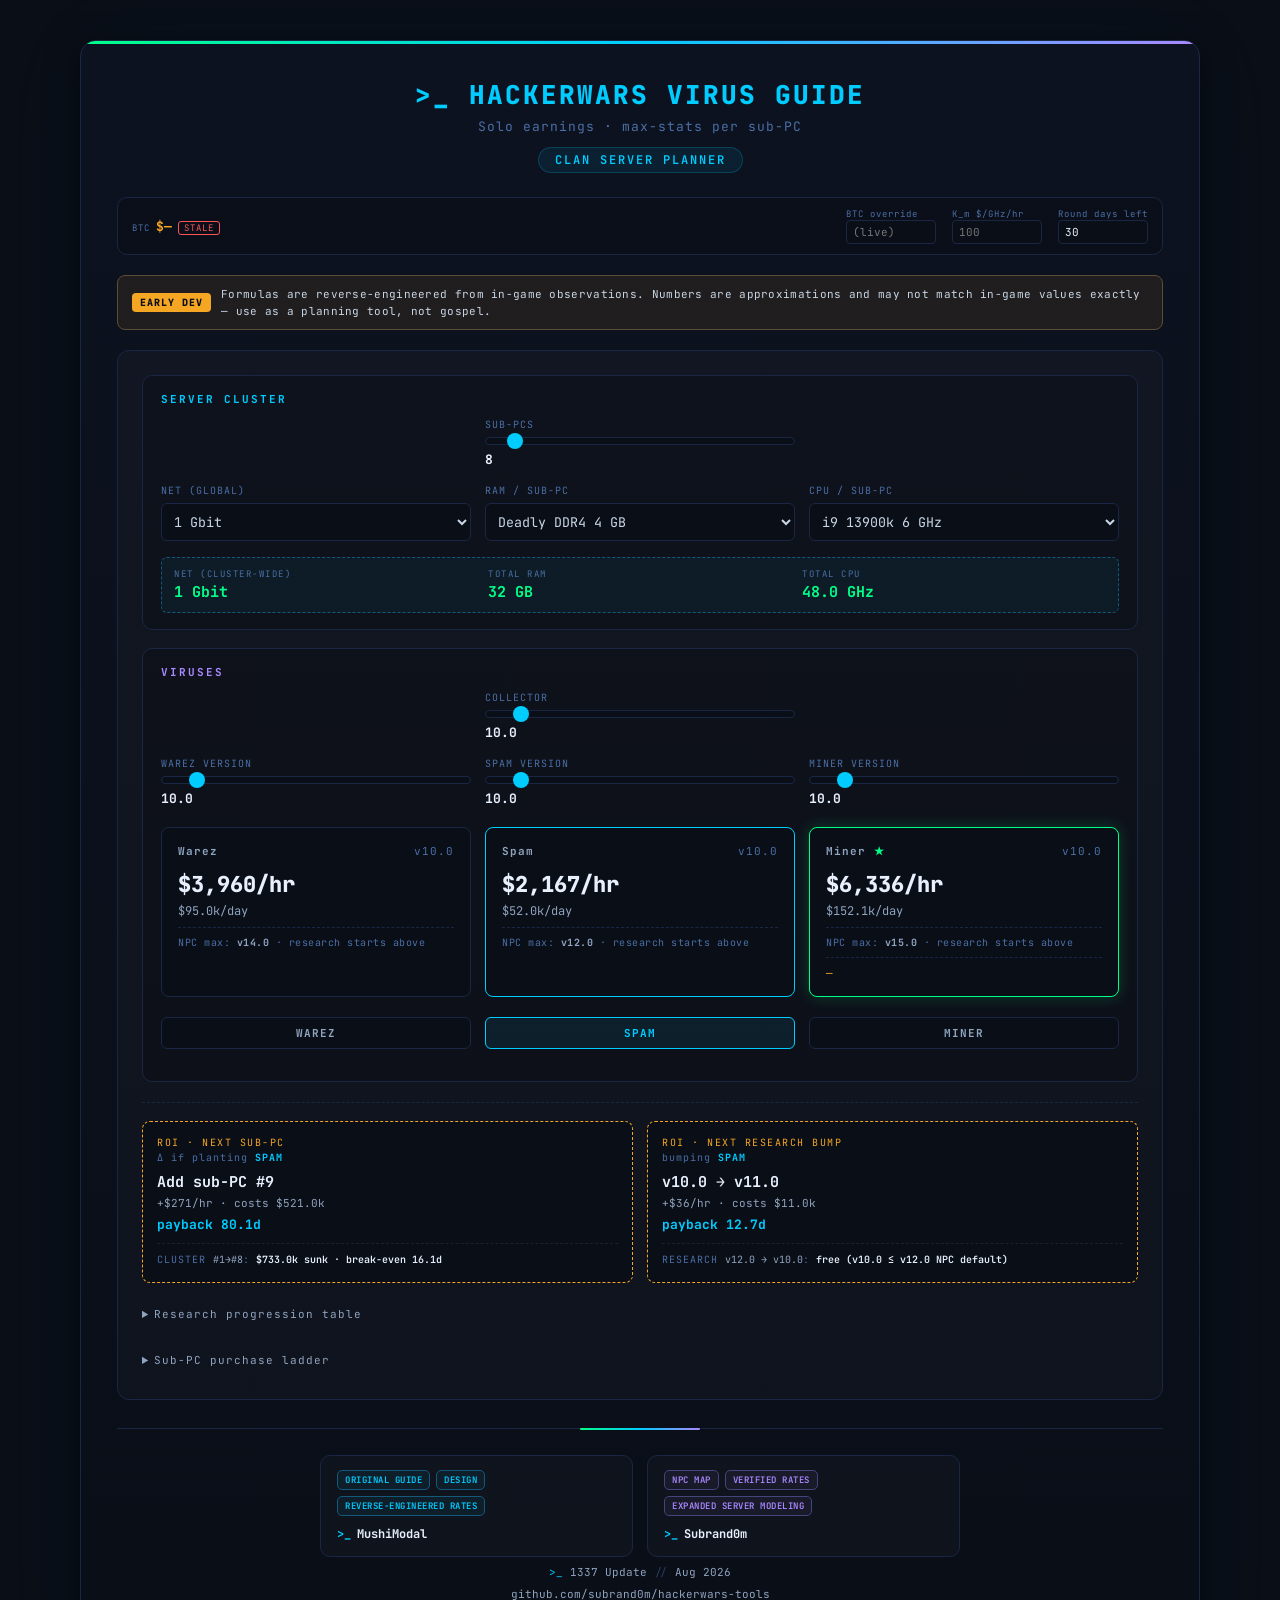
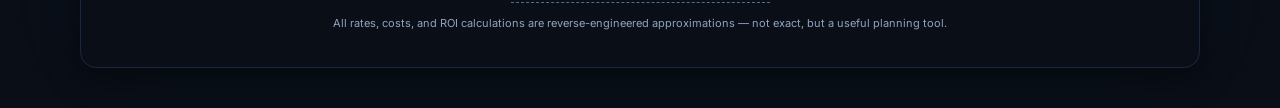
<file: Virus-Calc.html>
<!DOCTYPE html>
<html lang="en">
<head>
<meta charset="UTF-8">
<meta name="viewport" content="width=device-width, initial-scale=1.0">
<title>HackerWars Virus Guide — Clan Server Planner</title>
<link rel="stylesheet" href="./clan-planner.css">
</head>
<body>
<div class="container">
  <main id="app">
    <div class="header">
      <h1>&gt;_ HackerWars Virus Guide</h1>
      <div class="subtitle">Solo earnings · max-stats per sub-PC</div>
    </div>
    <div class="part-label"><span>Clan Server Planner</span></div>

    <div class="utility-strip" aria-label="Live BTC price and planner overrides">
      <div class="util-btc">
        <span class="util-label">BTC</span>
        <span id="btc-price" class="util-value">$—</span>
        <span id="btc-stale" class="util-stale" hidden>stale</span>
      </div>
      <label class="control-inline">
        <span>BTC override</span>
        <input type="text" inputmode="decimal" id="btc-override" placeholder="(live)">
      </label>
      <label class="control-inline">
        <span>K_m $/GHz/hr</span>
        <input type="number" id="km-override" placeholder="100" step="1" min="1">
      </label>
      <label class="control-inline">
        <span>Round days left</span>
        <input type="number" id="round-days-left" value="30" step="1" min="0" max="120">
      </label>
    </div>

    <div class="early-dev-banner" role="note">
      <span class="early-dev-tag">Early dev</span>
      Formulas are reverse-engineered from in-game observations. Numbers are approximations and may not match in-game values exactly — use as a planning tool, not gospel.
    </div>

    <div class="loadout" data-loadout="A">

      <section class="subcard subcard-server" aria-labelledby="server-card-title">
        <h2 class="subcard-title" id="server-card-title">Server cluster</h2>

        <div class="controls-solo">
          <label class="control">
            <span class="control-label">Sub-PCs</span>
            <input type="range" min="1" max="99" step="1" class="js-sub-pc-count" data-loadout="A">
            <output class="js-sub-pc-count-value">8</output>
          </label>
        </div>

        <div class="controls">
          <label class="control">
            <span class="control-label">NET (global)</span>
            <select class="js-net-mbit" data-loadout="A">
              <option value="1">1 Mbit (starter)</option>
              <option value="100">100 Mbit</option>
              <option value="250">250 Mbit</option>
              <option value="500">500 Mbit</option>
              <option value="1000" selected>1 Gbit</option>
            </select>
          </label>

          <label class="control">
            <span class="control-label">RAM / sub-PC</span>
            <select class="js-ram-mb" data-loadout="A">
              <option value="256">Alzheimer 256 MB (starter)</option>
              <option value="512">King Ton 512 MB</option>
              <option value="1024">Cross 1G</option>
              <option value="2048">Elephpant 2 GB</option>
              <option value="4096" selected>Deadly DDR4 4 GB</option>
            </select>
          </label>

          <label class="control">
            <span class="control-label">CPU / sub-PC</span>
            <select class="js-cpu-mhz" data-loadout="A">
              <option value="500">500 MHz (starter)</option>
              <option value="3000">Quad Core 3 GHz</option>
              <option value="3500">AMD FX 8350</option>
              <option value="4000">i7 4990k 4 GHz</option>
              <option value="5000">i7 11700k 5 GHz</option>
              <option value="6000" selected>i9 13900k 6 GHz</option>
            </select>
          </label>
        </div>

        <div class="server-totals" aria-label="Cluster totals">
          <div class="server-total">
            <span class="server-total-label">NET (cluster-wide)</span>
            <span class="server-total-value js-total-net">— Mbit</span>
          </div>
          <div class="server-total">
            <span class="server-total-label">Total RAM</span>
            <span class="server-total-value js-total-ram">— MB</span>
          </div>
          <div class="server-total">
            <span class="server-total-label">Total CPU</span>
            <span class="server-total-value js-total-cpu">— GHz</span>
          </div>
        </div>
      </section>

      <section class="subcard subcard-virus" aria-labelledby="virus-card-title">
        <h2 class="subcard-title" id="virus-card-title">Viruses</h2>

        <div class="controls-solo">
          <label class="control">
            <span class="control-label">Collector</span>
            <input type="range" min="1.0" max="99.0" step="1" class="js-collector-version" data-loadout="A">
            <output class="js-collector-version-value">10.0</output>
          </label>
        </div>

        <div class="version-sliders">
          <label class="control">
            <span class="control-label">Warez version</span>
            <input type="range" min="1.0" max="99.0" step="1" class="js-warez-version" data-loadout="A">
            <output class="js-warez-version-value">10.0</output>
          </label>
          <label class="control">
            <span class="control-label">Spam version</span>
            <input type="range" min="1.0" max="99.0" step="1" class="js-spam-version" data-loadout="A">
            <output class="js-spam-version-value">10.0</output>
          </label>
          <label class="control">
            <span class="control-label">Miner version</span>
            <input type="range" min="1.0" max="99.0" step="1" class="js-miner-version" data-loadout="A">
            <output class="js-miner-version-value">10.0</output>
          </label>
        </div>

        <div class="virus-cards" data-loadout="A">
          <div class="virus-card" data-virus="warez">
            <div class="vc-header"><span class="vc-name">Warez</span><span class="vc-version">v—</span></div>
            <div class="vc-dollar">$—/hr</div>
            <div class="vc-daily">$—/day</div>
            <div class="vc-npc-base">NPC max: <span>v14.0</span> · research starts above</div>
          </div>
          <div class="virus-card" data-virus="spam">
            <div class="vc-header"><span class="vc-name">Spam</span><span class="vc-version">v—</span></div>
            <div class="vc-dollar">$—/hr</div>
            <div class="vc-daily">$—/day</div>
            <div class="vc-npc-base">NPC max: <span>v12.0</span> · research starts above</div>
          </div>
          <div class="virus-card" data-virus="miner">
            <div class="vc-header"><span class="vc-name">Miner</span><span class="vc-version">v—</span></div>
            <div class="vc-dollar">$—/hr</div>
            <div class="vc-daily">$—/day</div>
            <div class="vc-npc-base">NPC max: <span>v15.0</span> · research starts above</div>
            <div class="vc-btc">— BTC/hr</div>
          </div>
        </div>

        <div class="virus-buttons" data-loadout="A">
          <button type="button" class="virus-btn" data-virus="warez">Warez</button>
          <button type="button" class="virus-btn" data-virus="spam">Spam</button>
          <button type="button" class="virus-btn" data-virus="miner">Miner</button>
        </div>
      </section>

      <div class="roi-row" data-loadout="A">
        <div class="roi-tile">
          <div class="roi-label">ROI · Next sub-PC</div>
          <div class="roi-sublabel">Δ if planting <span class="js-roi-active-virus">spam</span></div>
          <div class="roi-headline">Add sub-PC <span class="js-roi-subpc-nth">#9</span></div>
          <div class="roi-detail">+<span class="js-roi-subpc-delta">$0</span>/hr · costs <span class="js-roi-subpc-cost">$0</span></div>
          <div class="roi-payback">payback <span class="js-roi-subpc-days">— days</span></div>
          <div class="roi-total">
            <span class="roi-total-label">Cluster <span class="js-roi-cluster-range">#1→#8</span>:</span>
            <span class="js-roi-cluster-summary">—</span>
          </div>
        </div>
        <div class="roi-tile">
          <div class="roi-label">ROI · Next research bump</div>
          <div class="roi-sublabel">bumping <span class="js-roi-active-virus">spam</span></div>
          <div class="roi-headline"><span class="js-roi-research-from">v—</span> → <span class="js-roi-research-to">v—</span></div>
          <div class="roi-detail">+<span class="js-roi-research-delta">$0</span>/hr · costs <span class="js-roi-research-cost">$0</span></div>
          <div class="roi-payback">payback <span class="js-roi-research-time">—</span></div>
          <div class="roi-total">
            <span class="roi-total-label">Research <span class="js-roi-totalv-range">v12.0 → v—</span>:</span>
            <span class="js-roi-totalv-summary">—</span>
          </div>
        </div>
      </div>

      <details class="research-table-block">
        <summary>Research progression table</summary>
        <div class="research-table-note">
          From <span class="js-research-effbase">v—</span> upward
          (<span class="js-research-effbase-reason">at or above NPC max</span>).
          Each row is one whole-version research target.
        </div>
        <details class="column-key">
          <summary>What do these columns mean?</summary>
          <dl class="column-key-list">
            <dt>Target</dt>
            <dd>Version you're researching <em>up to</em>. Each row is one whole-version step.</dd>
            <dt>+ $/hr</dt>
            <dd>Earnings gain <strong>over the row above</strong> (or over the effective base for the first row). Cumulative — v25.0's gain stacks on top of v24.0's, not on top of the NPC-base row.</dd>
            <dt>Single-tick cost</dt>
            <dd>Cost to research <strong>just this one version</strong>, with no batching surcharge. You'd queue it on its own, let it finish, then start the next.</dd>
            <dt>Batched cost</dt>
            <dd>Cost to research from your current version up to this one in <strong>a single queued batch</strong>. Includes the batching surcharge — bigger batches pay more per version.</dd>
            <dt>Payback (single)</dt>
            <dd>How long the new + $/hr takes to repay the single-tick cost.</dd>
            <dt>Payback (batch)</dt>
            <dd>How long the new + $/hr takes to repay the batched cost. You only realize the gain once the whole batch finishes.</dd>
          </dl>
        </details>
        <table class="research-table" data-loadout="A">
          <thead>
            <tr>
              <th>Target</th>
              <th>+ $/hr</th>
              <th>Single-tick cost</th>
              <th>Batched cost</th>
              <th>Payback (single)</th>
              <th>Payback (batch)</th>
            </tr>
          </thead>
          <tbody class="js-research-tbody"></tbody>
        </table>
      </details>

      <details class="subpc-ladder-block">
        <summary>Sub-PC purchase ladder</summary>
        <div class="ladder-note">
          Each fully-kitted sub-PC adds <span class="js-ladder-per-pc">$0/hr</span>
          at your current <span class="js-ladder-virus">spam</span> settings.
          <strong>Fully kitted</strong> = the CPU tier you picked (<span class="js-ladder-cpu-tier">i9 13900k 6 GHz / $15,000</span>) +
          the RAM tier you picked (<span class="js-ladder-ram-tier">Deadly DDR4 4 GB / $5,000</span>) +
          SSD2 2 GB HDD ($1,000, baked in) → kit total
          <span class="js-ladder-kit-cost">$21,000</span>.
          Server price climbs through #9, then floors at $1,000,000 for #10+.
        </div>
        <details class="column-key">
          <summary>What do these columns mean?</summary>
          <dl class="column-key-list">
            <dt>#</dt>
            <dd>Which sub-PC this would be in your cluster. #2 is your second sub-PC (your localhost is #1 and isn't shown here).</dd>
            <dt>Server</dt>
            <dd>Base server price for this slot. Climbs through #9, then floors at $1,000,000 from #10 onward.</dd>
            <dt>+ Kit</dt>
            <dd>Added cost to fully kit this sub-PC: the CPU tier you picked + the RAM tier you picked + SSD2 2 GB HDD ($1,000). Same per sub-PC regardless of slot.</dd>
            <dt>Marginal</dt>
            <dd>Total cost to add <strong>just this one sub-PC</strong> (Server + Kit). What you actually pay if you stop here.</dd>
            <dt>Cumulative</dt>
            <dd>All-in cost of every sub-PC from #2 through this row, summed.</dd>
            <dt>Payback (this PC)</dt>
            <dd>How long this sub-PC's added $/hr takes to repay <em>its own</em> marginal cost — not the cumulative.</dd>
          </dl>
        </details>
        <table class="subpc-ladder" data-loadout="A">
          <thead>
            <tr>
              <th>#</th>
              <th>Server</th>
              <th>+ Kit</th>
              <th>Marginal</th>
              <th>Cumulative</th>
              <th>Payback (this PC)</th>
            </tr>
          </thead>
          <tbody class="js-ladder-tbody"></tbody>
        </table>
      </details>
    </div>

    <div class="footer">
      <div class="footer-credits">
        <div class="credit-card">
          <div class="credit-role">
            <span class="role-tag">Original Guide</span>
            <span class="role-tag">Design</span>
            <span class="role-tag">Reverse-Engineered Rates</span>
          </div>
          <div class="credit-by"><span class="accent">&gt;_</span> <span class="credit-name">MushiModal</span></div>
        </div>
        <div class="credit-card credit-card-alt">
          <div class="credit-role">
            <span class="role-tag">NPC Map</span>
            <span class="role-tag">Verified Rates</span>
            <span class="role-tag">Expanded Server Modeling</span>
          </div>
          <div class="credit-by"><span class="accent">&gt;_</span> <span class="credit-name">Subrand0m</span></div>
        </div>
      </div>

      <div class="footer-meta">
        <span class="accent">&gt;_</span> 1337 Update <span class="stamp">//</span> Aug 2026
      </div>

      <div class="footer-links">
        <a href="https://github.com/subrand0m/hackerwars-tools" target="_blank" rel="noopener noreferrer">github.com/subrand0m/hackerwars-tools</a>
      </div>

      <div class="disclaimer">
        All rates, costs, and ROI calculations are reverse-engineered approximations — not exact, but a useful planning tool.
      </div>
    </div>
  </main>
</div>
<script src="./clan-planner.js"></script>
</body>
</html>
</file>
<file: clan-planner.css>
/* clan-planner.css — lifts theme from virus_guide_advanced.html */
@import url('https://fonts.googleapis.com/css2?family=JetBrains+Mono:wght@400;600;700;800&family=Inter:wght@400;500;600;700;800;900&display=swap');

:root {
  --bg: #0a0e17;
  --bg-container: #0d1220;
  --bg-card: rgba(255,255,255,0.02);
  --border: #1a2744;
  --text: #c8d6e5;
  --text-bright: #e8f0fe;
  --text-dim: #8fa4bf;
  --text-mute: #4a6fa5;
  --accent: #00ccff;
  --win: #00ff88;
  --warn: #f5a623;
  --alt: #aa88ff;
  --danger: #ff5555;
  --mono: 'JetBrains Mono', monospace;
  --sans: 'Inter', sans-serif;
}

* { margin: 0; padding: 0; box-sizing: border-box; }
/* Honor the [hidden] attribute even when an author rule sets display:flex/grid */
[hidden] { display: none !important; }
html { background: var(--bg); scroll-behavior: smooth; }
body {
  background: var(--bg);
  color: var(--text);
  font-family: var(--sans);
  padding: 40px;
  max-width: 1200px;
  margin: 0 auto;
}

/* ──────────────────────────────────────────────────────────────────── */
/* Container + page chrome (header / part-label / utility-strip)         */
/* ──────────────────────────────────────────────────────────────────── */
.container {
  background: linear-gradient(180deg, var(--bg-container) 0%, var(--bg) 100%);
  border: 1px solid var(--border);
  border-radius: 16px;
  padding: 36px;
  position: relative;
  overflow: hidden;
  box-shadow: 0 8px 32px rgba(0,0,0,0.5), 0 0 100px rgba(0,204,255,0.04);
}
.container::before {
  content: '';
  position: absolute;
  top: 0; left: 0; right: 0;
  height: 3px;
  background: linear-gradient(90deg, var(--win), var(--accent), var(--alt));
}

/* UI chrome (labels, outputs, buttons, subcard titles) shouldn't be draggable
   as text — otherwise click-and-drag near a slider triggers macOS's grey-globe
   drag ghost. Output panels (cards, ROI tiles, tables, server totals) stay
   selectable so players can copy values. */
.header,
.part-label,
.utility-strip,
.early-dev-banner,
.subcard-title,
.controls,
.controls-solo,
.version-sliders,
.virus-buttons {
  user-select: none;
  -webkit-user-select: none;
}

/* Page identity — matches the contract in .claude/context/guides-design.md.
   Tool chrome (live BTC reading + override inputs) lives in .utility-strip
   below, never inside .header and never in the navbar. */
.header { text-align: center; margin-bottom: 12px; }
.header h1 {
  font-family: var(--mono);
  font-size: 26px;
  font-weight: 800;
  color: var(--accent);
  letter-spacing: 2px;
  text-transform: uppercase;
  margin-bottom: 6px;
}
.header .subtitle {
  font-family: var(--mono);
  font-size: 13px;
  color: var(--text-mute);
  letter-spacing: 1px;
}
.part-label { text-align: center; margin-bottom: 24px; }
.part-label span {
  display: inline-block;
  background: color-mix(in srgb, var(--accent) 8%, transparent);
  border: 1px solid color-mix(in srgb, var(--accent) 20%, transparent);
  color: var(--accent);
  font-family: var(--mono);
  font-size: 12px;
  font-weight: 600;
  padding: 4px 16px;
  border-radius: 20px;
  letter-spacing: 2px;
  text-transform: uppercase;
}

/* Utility strip — always-visible row holding the live BTC reading and the
   planner override inputs. Subordinate to the header. BTC on the left,
   override inputs on the right (.util-btc gets margin-right: auto). */
.utility-strip {
  display: flex;
  flex-wrap: wrap;
  align-items: center;
  gap: 16px;
  margin-bottom: 20px;
  padding: 10px 14px;
  background: rgba(0, 0, 0, 0.18);
  border: 1px solid var(--border);
  border-radius: 10px;
}
.util-btc {
  display: inline-flex;
  align-items: baseline;
  gap: 6px;
  font-family: var(--mono);
  margin-right: auto;
}
.util-label {
  color: var(--text-mute);
  font-family: var(--mono);
  font-size: 9px;
  letter-spacing: 1px;
  text-transform: uppercase;
}
.util-value { color: var(--warn); font-size: 13px; font-weight: 700; font-family: var(--mono); }
.util-stale {
  color: var(--danger);
  font-size: 9px;
  border: 1px solid var(--danger);
  padding: 0 5px;
  border-radius: 3px;
  letter-spacing: 1px;
  text-transform: uppercase;
}

/* ──────────────────────────────────────────────────────────────────── */
/* Early-dev warning banner                                             */
/* ──────────────────────────────────────────────────────────────────── */
.early-dev-banner {
  display: flex;
  align-items: center;
  gap: 10px;
  margin-bottom: 20px;
  padding: 10px 14px;
  background: color-mix(in srgb, var(--warn) 8%, transparent);
  border: 1px solid color-mix(in srgb, var(--warn) 30%, var(--border));
  border-radius: 8px;
  font-family: var(--mono);
  font-size: 11px;
  color: var(--text);
  letter-spacing: 0.3px;
  line-height: 1.5;
}
.early-dev-tag {
  flex-shrink: 0;
  background: var(--warn);
  color: var(--bg);
  font-weight: 800;
  text-transform: uppercase;
  letter-spacing: 1px;
  padding: 2px 8px;
  border-radius: 4px;
  font-size: 10px;
}

/* ──────────────────────────────────────────────────────────────────── */
/* Loadout panel                                                        */
/* ──────────────────────────────────────────────────────────────────── */
.loadout {
  background: var(--bg-card);
  border: 1px solid var(--border);
  border-radius: 12px;
  padding: 24px;
  margin-bottom: 20px;
}

/* Sub-cards group related configuration knobs (Server cluster on top,
   Viruses below). They're visually subordinate to the loadout shell — same
   palette, slightly inset, with a small uppercase title. */
.subcard {
  background: rgba(0, 0, 0, 0.18);
  border: 1px solid var(--border);
  border-radius: 10px;
  padding: 16px 18px;
  margin-bottom: 18px;
}
.subcard:last-of-type { margin-bottom: 0; }
.subcard-title {
  font-family: var(--mono);
  font-size: 11px;
  font-weight: 700;
  color: var(--accent);
  letter-spacing: 2px;
  text-transform: uppercase;
  margin-bottom: 12px;
}
.subcard-virus .subcard-title { color: var(--alt); }

/* The ROI row and tables sit outside the subcards, separated by a thin rule
   so the eye reads "config → outcomes" top to bottom. */
.loadout > .roi-row {
  margin-top: 20px;
  padding-top: 18px;
  border-top: 1px dashed var(--border);
}

/* ──────────────────────────────────────────────────────────────────── */
/* Controls                                                             */
/* ──────────────────────────────────────────────────────────────────── */
/* The 3-column row holds (NET, RAM, CPU) in the server card and the per-virus
   version sliders in the viruses card — same grid so each column aligns with
   the virus card directly below it. */
.controls {
  display: grid;
  grid-template-columns: repeat(3, 1fr);
  gap: 14px;
  margin-bottom: 16px;
}

/* Solo-control row — exactly one control, placed in column 2 so it sits
   centered above the middle column of `.controls` / `.version-sliders`
   (Sub-PCs over RAM, Collector over Spam version). */
.controls-solo {
  display: grid;
  grid-template-columns: repeat(3, 1fr);
  gap: 14px;
  margin-bottom: 16px;
}
.controls-solo > .control {
  grid-column: 2;
}

/* Server totals row sits directly under the cluster controls — three small
   number tiles. Each tile mirrors the ROI tile style (mono, dim label above,
   bright value below) but in a tighter, denser grid. */
.server-totals {
  display: grid;
  grid-template-columns: repeat(3, 1fr);
  gap: 10px;
  padding: 10px 12px;
  background: color-mix(in srgb, var(--accent) 5%, transparent);
  border: 1px dashed color-mix(in srgb, var(--accent) 30%, var(--border));
  border-radius: 6px;
}
.server-total {
  display: flex;
  flex-direction: column;
  gap: 2px;
}
.server-total-label {
  font-family: var(--mono);
  font-size: 9px;
  letter-spacing: 1.5px;
  text-transform: uppercase;
  color: var(--text-mute);
}
.server-total-value {
  font-family: var(--mono);
  font-size: 15px;
  font-weight: 700;
  color: var(--win);
}
.control {
  display: flex;
  flex-direction: column;
  gap: 6px;
}
.control-label {
  font-family: var(--mono);
  font-size: 10px;
  color: var(--text-mute);
  letter-spacing: 1px;
  text-transform: uppercase;
}
.control input[type="range"] {
  -webkit-appearance: none;
  background: var(--bg);
  border: 1px solid var(--border);
  border-radius: 4px;
  height: 8px;
  width: 100%;
}
.control input[type="range"]::-webkit-slider-thumb {
  -webkit-appearance: none;
  width: 16px; height: 16px;
  background: var(--accent);
  border-radius: 50%;
  cursor: pointer;
}
.control output {
  font-family: var(--mono);
  font-size: 13px;
  font-weight: 700;
  color: var(--text-bright);
}
.control select {
  background: var(--bg);
  border: 1px solid var(--border);
  color: var(--text);
  padding: 8px;
  border-radius: 6px;
  font-family: var(--mono);
}

/* The per-virus version sliders sit in their own 3-column grid so each
   slider centers directly over its matching virus card below. */
.version-sliders {
  display: grid;
  grid-template-columns: repeat(3, 1fr);
  gap: 14px;
  margin-bottom: 20px;
}

/* Virus-type selector lives below the cards, just above the ROI row.
   Three buttons stretched to align with the three virus cards above. */
.virus-buttons {
  display: grid;
  grid-template-columns: repeat(3, 1fr);
  gap: 14px;
  margin-bottom: 16px;
}
.virus-btn {
  flex: 1;
  background: var(--bg);
  border: 1px solid var(--border);
  color: var(--text-dim);
  padding: 8px 12px;
  border-radius: 6px;
  cursor: pointer;
  font-family: var(--mono);
  font-size: 11px;
  font-weight: 700;
  text-transform: uppercase;
  letter-spacing: 1px;
}
.virus-btn-active {
  border-color: var(--accent);
  color: var(--accent);
  background: color-mix(in srgb, var(--accent) 8%, transparent);
}

/* ──────────────────────────────────────────────────────────────────── */
/* Virus cards                                                          */
/* ──────────────────────────────────────────────────────────────────── */
.virus-cards {
  display: grid;
  grid-template-columns: repeat(3, 1fr);
  gap: 14px;
  margin-bottom: 20px;
}
.virus-card {
  background: var(--bg);
  border: 1px solid var(--border);
  border-radius: 8px;
  padding: 16px;
  transition: border-color 120ms, box-shadow 120ms;
}
.vc-header {
  display: flex; justify-content: space-between;
  font-family: var(--mono);
  font-size: 11px;
  color: var(--text-dim);
  letter-spacing: 1px;
  margin-bottom: 12px;
}
.vc-name { font-weight: 700; }
.vc-version { color: var(--text-mute); }
.vc-dollar {
  font-family: var(--mono);
  font-size: 22px;
  font-weight: 800;
  color: var(--text-bright);
}
.vc-daily {
  font-family: var(--mono);
  font-size: 12px;
  color: var(--text-dim);
  margin-top: 4px;
}
.vc-btc {
  font-family: var(--mono);
  font-size: 11px;
  color: var(--warn);
  margin-top: 8px;
  padding-top: 8px;
  border-top: 1px dashed var(--border);
}
.vc-npc-base {
  font-family: var(--mono);
  font-size: 10px;
  color: var(--text-mute);
  letter-spacing: 0.5px;
  margin-top: 8px;
  padding-top: 8px;
  border-top: 1px dashed var(--border);
}
.vc-npc-base span {
  color: var(--text-dim);
  font-weight: 700;
}

.virus-card.vc-optimal {
  border-color: var(--win);
  box-shadow: 0 0 16px rgba(0,255,136,0.2);
}
.virus-card.vc-optimal .vc-name::after {
  content: ' ★';
  color: var(--win);
}
.virus-card.vc-selected:not(.vc-optimal) {
  border-color: var(--accent);
}

/* ──────────────────────────────────────────────────────────────────── */
/* ROI tiles                                                            */
/* ──────────────────────────────────────────────────────────────────── */
.roi-row {
  display: grid;
  grid-template-columns: 1fr 1fr;
  gap: 14px;
  margin-bottom: 16px;
}
.roi-tile {
  background: var(--bg);
  border: 1px dashed var(--warn);
  border-radius: 8px;
  padding: 14px;
}
.roi-label {
  font-family: var(--mono);
  font-size: 10px;
  color: var(--warn);
  letter-spacing: 1.5px;
  text-transform: uppercase;
  margin-bottom: 2px;
}
.roi-sublabel {
  font-family: var(--mono);
  font-size: 10px;
  color: var(--text-mute);
  letter-spacing: 1px;
  margin-bottom: 8px;
}
.roi-sublabel .js-roi-active-virus {
  color: var(--accent);
  font-weight: 700;
  text-transform: uppercase;
}
.roi-headline {
  font-family: var(--mono);
  font-size: 15px;
  color: var(--text-bright);
  font-weight: 700;
  margin-bottom: 4px;
}
.roi-detail {
  font-family: var(--mono);
  font-size: 11px;
  color: var(--text-dim);
}
.roi-payback {
  font-family: var(--mono);
  font-size: 13px;
  color: var(--accent);
  font-weight: 700;
  margin-top: 6px;
}
.roi-total {
  font-family: var(--mono);
  font-size: 10px;
  color: var(--text-dim);
  margin-top: 10px;
  padding-top: 8px;
  border-top: 1px dashed rgba(255, 255, 255, 0.08);
  line-height: 1.55;
}
.roi-total-label {
  color: var(--text-mute);
  text-transform: uppercase;
  letter-spacing: 1px;
}
.roi-total .js-roi-cluster-range,
.roi-total .js-roi-totalv-range {
  color: var(--text-dim);
  text-transform: none;
  letter-spacing: 0;
}
.roi-total .js-roi-cluster-summary,
.roi-total .js-roi-totalv-summary {
  color: var(--text-bright);
  font-weight: 600;
}

/* ──────────────────────────────────────────────────────────────────── */
/* Research table                                                       */
/* ──────────────────────────────────────────────────────────────────── */
.research-table-block summary {
  font-family: var(--mono);
  font-size: 11px;
  color: var(--text-dim);
  letter-spacing: 1px;
  cursor: pointer;
  padding: 8px 0;
}
.research-table {
  width: 100%;
  border-collapse: collapse;
  margin-top: 8px;
}
.research-table th {
  background: color-mix(in srgb, var(--accent) 8%, transparent);
  color: var(--accent);
  font-family: var(--mono);
  font-size: 10px;
  font-weight: 600;
  letter-spacing: 1px;
  text-transform: uppercase;
  padding: 8px 12px;
  text-align: left;
  border-bottom: 1px solid var(--border);
}
.research-table td {
  padding: 8px 12px;
  font-family: var(--mono);
  font-size: 12px;
  color: var(--text);
  border-bottom: 1px solid rgba(26,39,68,0.5);
}
.research-table tr.over-round td {
  background: color-mix(in srgb, var(--warn) 6%, transparent);
}
.research-table tr.research-next td {
  background: color-mix(in srgb, var(--win) 6%, transparent);
}
.research-table tr.research-next.over-round td {
  background: color-mix(in srgb, var(--warn) 10%, transparent);
}
.research-table-note {
  font-family: var(--mono);
  font-size: 11px;
  color: var(--text-dim);
  line-height: 1.6;
  margin: 8px 0 4px;
  padding: 8px 12px;
  background: color-mix(in srgb, var(--accent) 4%, transparent);
  border-left: 2px solid var(--accent);
  border-radius: 4px;
}
.research-table-note .js-research-effbase {
  color: var(--win);
  font-weight: 700;
}

/* ──────────────────────────────────────────────────────────────────── */
/* Sub-PC purchase ladder (inherits .research-table look & feel)        */
/* ──────────────────────────────────────────────────────────────────── */
.subpc-ladder-block {
  margin-top: 16px;
}
.subpc-ladder-block summary {
  font-family: var(--mono);
  font-size: 11px;
  color: var(--text-dim);
  letter-spacing: 1px;
  cursor: pointer;
  padding: 8px 0;
}
.ladder-note {
  font-family: var(--mono);
  font-size: 11px;
  color: var(--text-dim);
  line-height: 1.6;
  margin: 8px 0 12px;
  padding: 10px 12px;
  background: color-mix(in srgb, var(--accent) 4%, transparent);
  border-left: 2px solid var(--accent);
  border-radius: 4px;
}
.ladder-note .js-ladder-per-pc {
  color: var(--win);
  font-weight: 700;
}
.ladder-note .js-ladder-virus {
  color: var(--accent);
  font-weight: 700;
  text-transform: uppercase;
}
.subpc-ladder {
  width: 100%;
  border-collapse: collapse;
  margin-top: 8px;
}
.subpc-ladder th {
  background: color-mix(in srgb, var(--accent) 8%, transparent);
  color: var(--accent);
  font-family: var(--mono);
  font-size: 10px;
  font-weight: 600;
  letter-spacing: 1px;
  text-transform: uppercase;
  padding: 8px 12px;
  text-align: left;
  border-bottom: 1px solid var(--border);
}
.subpc-ladder td {
  padding: 8px 12px;
  font-family: var(--mono);
  font-size: 12px;
  color: var(--text);
  border-bottom: 1px solid rgba(26,39,68,0.5);
}
/* Right-align numeric columns (all except #) for readable comparison */
.subpc-ladder th:not(:first-child),
.subpc-ladder td:not(:first-child) {
  text-align: right;
}
.subpc-ladder tr.over-round td {
  background: color-mix(in srgb, var(--warn) 6%, transparent);
}
.subpc-ladder tr.ladder-current td {
  background: color-mix(in srgb, var(--accent) 10%, transparent);
  color: var(--text-bright);
  font-weight: 700;
}
.subpc-ladder tr.ladder-next td {
  background: color-mix(in srgb, var(--win) 6%, transparent);
}
.subpc-ladder tr.ladder-next.over-round td {
  background: color-mix(in srgb, var(--warn) 10%, transparent);
}
.ladder-tag {
  display: inline-block;
  font-size: 9px;
  letter-spacing: 1px;
  text-transform: uppercase;
  color: var(--accent);
  border: 1px solid var(--accent);
  padding: 0 4px;
  margin-left: 4px;
  border-radius: 3px;
  vertical-align: middle;
}
.ladder-tag-next {
  color: var(--win);
  border-color: var(--win);
}

/* ──────────────────────────────────────────────────────────────────── */
/* Column key (collapsible "what do these columns mean?" inside tables) */
/* ──────────────────────────────────────────────────────────────────── */
.column-key {
  margin: 4px 0 12px;
}
.column-key > summary {
  font-family: var(--mono);
  font-size: 10px;
  color: var(--text-mute);
  letter-spacing: 1px;
  text-transform: uppercase;
  cursor: pointer;
  padding: 4px 0;
  list-style: none;
}
.column-key > summary::-webkit-details-marker { display: none; }
.column-key > summary::before {
  content: "▸ ";
  color: var(--accent);
  font-size: 9px;
}
.column-key[open] > summary::before { content: "▾ "; }
.column-key > summary:hover {
  color: var(--text-dim);
}
.column-key-list {
  margin: 8px 0 0;
  padding: 10px 12px;
  background: rgba(255, 255, 255, 0.015);
  border-left: 2px dashed color-mix(in srgb, var(--accent) 35%, transparent);
  border-radius: 4px;
  display: grid;
  grid-template-columns: minmax(120px, max-content) 1fr;
  column-gap: 14px;
  row-gap: 6px;
  font-family: var(--mono);
  font-size: 11px;
  line-height: 1.55;
}
.column-key-list dt {
  color: var(--accent);
  font-weight: 600;
  letter-spacing: 0.5px;
}
.column-key-list dd {
  margin: 0;
  color: var(--text-dim);
}
.column-key-list dd strong {
  color: var(--text-bright);
  font-weight: 600;
}
.column-key-list dd em {
  color: var(--text);
  font-style: normal;
  text-decoration: underline dotted color-mix(in srgb, var(--accent) 40%, transparent);
  text-underline-offset: 2px;
}
@media (max-width: 560px) {
  .column-key-list {
    grid-template-columns: 1fr;
    row-gap: 2px;
  }
  .column-key-list dd {
    margin: 0 0 6px;
  }
}

/* ──────────────────────────────────────────────────────────────────── */
/* Footer                                                               */
/* ──────────────────────────────────────────────────────────────────── */
.footer {
  position: relative;
  text-align: center;
  margin-top: 28px;
  padding-top: 26px;
  border-top: 1px solid var(--border);
  font-family: var(--mono);
  font-size: 11px;
  color: #2a3f66;
}
.footer::before {
  content: '';
  position: absolute;
  top: -1px; left: 50%;
  transform: translateX(-50%);
  width: 120px; height: 2px;
  border-radius: 2px;
  background: linear-gradient(90deg, var(--win), var(--accent), var(--alt));
}
.footer > div { margin-bottom: 8px; }
.footer > div:last-of-type { margin-bottom: 0; }
.footer .accent { color: var(--accent); }
.footer .credit-name { color: var(--text-bright); }
.footer .stamp { color: #2a3f66; }
.footer a { color: var(--accent); text-decoration: none; }
.footer .disclaimer {
  margin-top: 14px;
  color: var(--text-dim);
  font-size: 11px;
  font-family: var(--sans);
  line-height: 1.5;
  max-width: 640px;
  margin-left: auto;
  margin-right: auto;
}

/* Credit cards — two contributors, side by side */
.footer-credits {
  display: grid;
  grid-template-columns: 1fr 1fr;
  gap: 14px;
  max-width: 640px;
  margin: 0 auto 18px;
}
.credit-card {
  background: var(--bg-card);
  border: 1px solid var(--border);
  border-radius: 10px;
  padding: 14px 16px;
  text-align: left;
  transition: border-color .15s, transform .15s;
}
.credit-card:hover {
  border-color: color-mix(in srgb, var(--accent) 40%, var(--border));
  transform: translateY(-1px);
}
.credit-card-alt:hover {
  border-color: color-mix(in srgb, var(--alt) 40%, var(--border));
}
.credit-role {
  display: flex;
  flex-wrap: wrap;
  gap: 6px;
  margin-bottom: 10px;
}
.role-tag {
  font-family: var(--mono);
  font-size: 9px;
  font-weight: 600;
  letter-spacing: 0.5px;
  text-transform: uppercase;
  padding: 3px 7px;
  border-radius: 5px;
  border: 1px solid color-mix(in srgb, var(--accent) 30%, var(--border));
  color: var(--accent);
  background: color-mix(in srgb, var(--accent) 6%, transparent);
}
.credit-card-alt .role-tag {
  border-color: color-mix(in srgb, var(--alt) 30%, var(--border));
  color: var(--alt);
  background: color-mix(in srgb, var(--alt) 6%, transparent);
}
.credit-by {
  display: flex;
  align-items: center;
  gap: 6px;
  font-size: 12px;
  font-weight: 700;
  color: var(--text-bright);
}

.footer-meta { color: var(--text-dim); }

.footer-links { margin-top: 2px; }
.footer-links a {
  font-family: var(--mono);
  font-size: 11px;
  color: var(--text-dim);
  text-decoration: none;
  border-bottom: 1px dashed var(--text-mute);
  padding-bottom: 1px;
  transition: color .15s, border-color .15s;
}
.footer-links a:hover {
  color: var(--accent);
  border-color: var(--accent);
}

@media (max-width: 560px) {
  .footer-credits {
    grid-template-columns: 1fr;
  }
}

/* ──────────────────────────────────────────────────────────────────── */
/* Override inputs (inside .utility-strip)                               */
/* ──────────────────────────────────────────────────────────────────── */
.control-inline {
  display: flex;
  flex-direction: column;
  font-family: var(--mono);
  font-size: 9px;
  color: var(--text-mute);
  letter-spacing: 1px;
}
.control-inline input {
  width: 90px;
  background: var(--bg);
  border: 1px solid var(--border);
  color: var(--text-bright);
  padding: 4px 6px;
  border-radius: 4px;
  font-family: var(--mono);
  font-size: 11px;
}

/* ──────────────────────────────────────────────────────────────────── */
/* Responsive                                                           */
/* ──────────────────────────────────────────────────────────────────── */
@media (max-width: 900px) {
  body { padding: 16px; }
  .container { padding: 20px; }
  .virus-cards { grid-template-columns: 1fr; }
  .version-sliders { grid-template-columns: 1fr; }
  .controls { grid-template-columns: 1fr; }
  .controls-solo { grid-template-columns: 1fr; }
  .controls-solo > .control { grid-column: 1; }
  .virus-buttons { grid-template-columns: 1fr; }
  .roi-row { grid-template-columns: 1fr; }
  .server-totals { grid-template-columns: 1fr; }
  .subcard { padding: 12px 14px; }
  .util-btc { margin-right: 0; }
}
</file>
